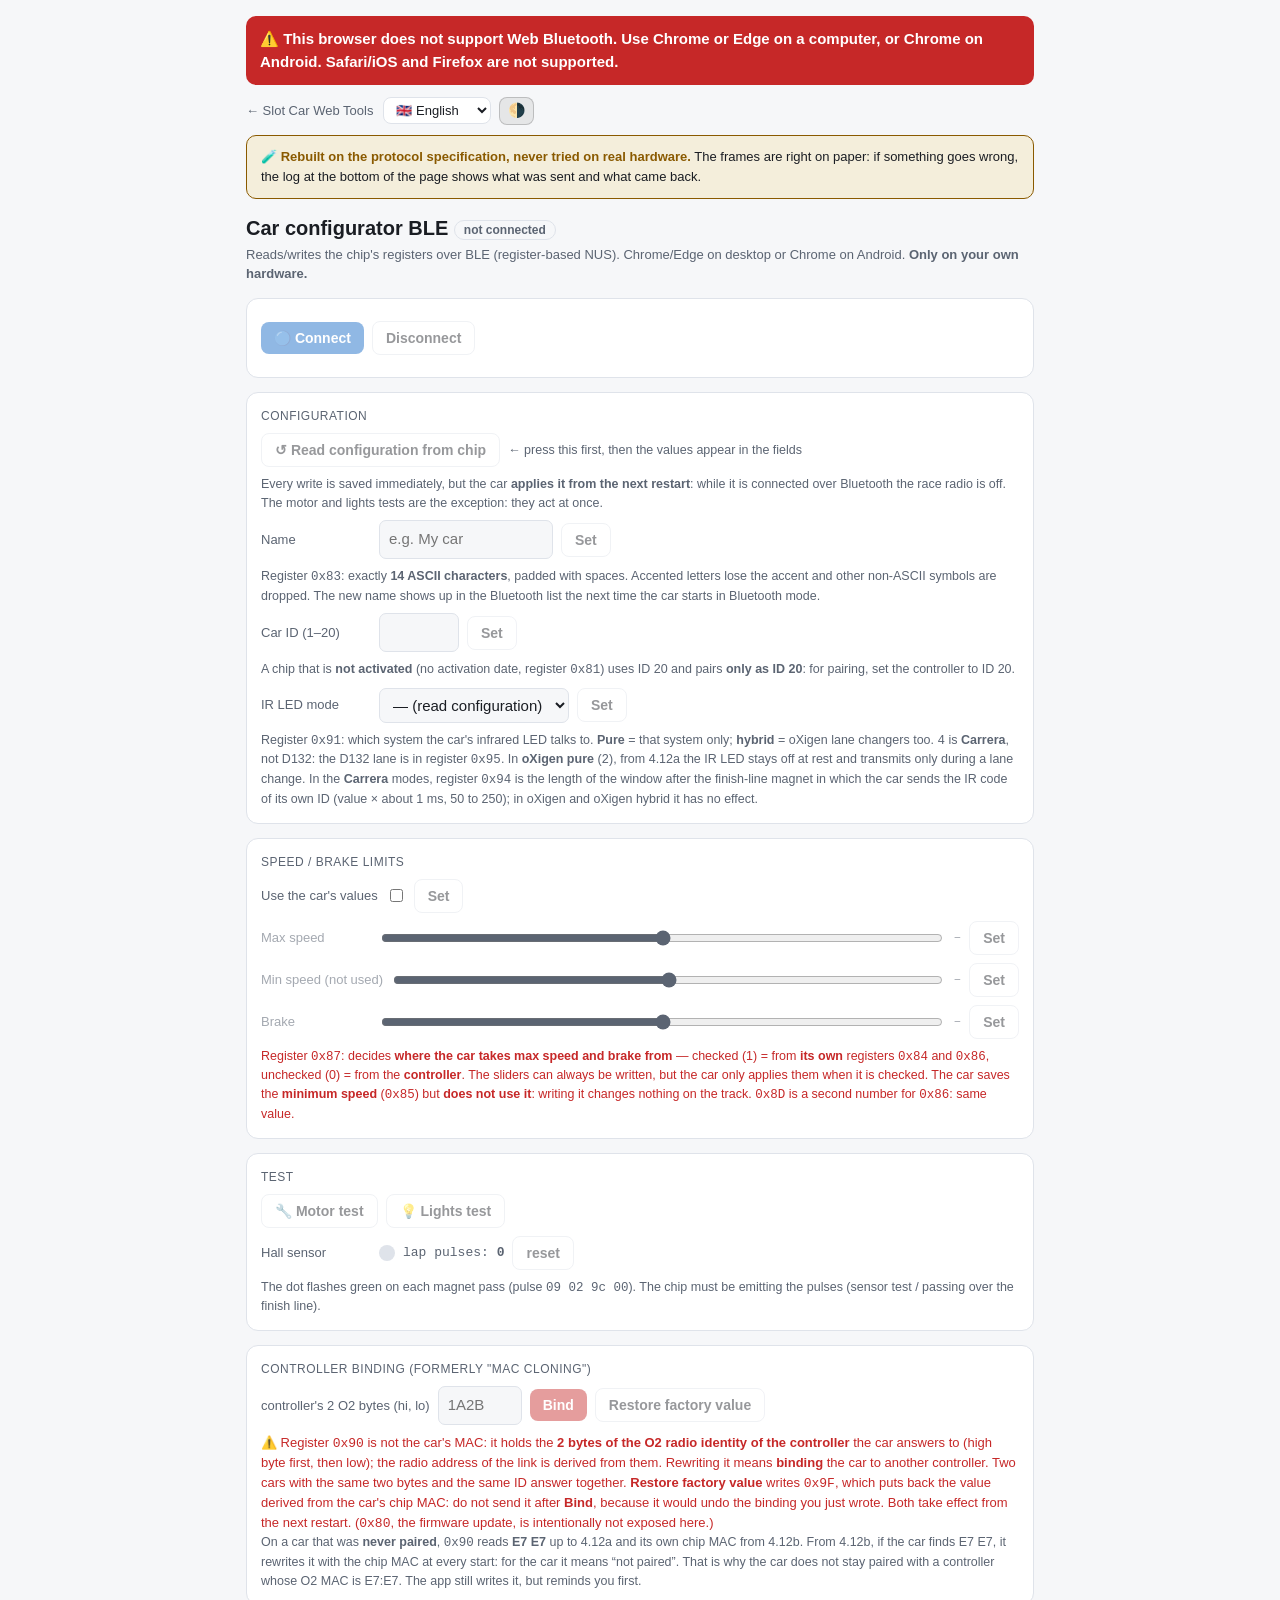
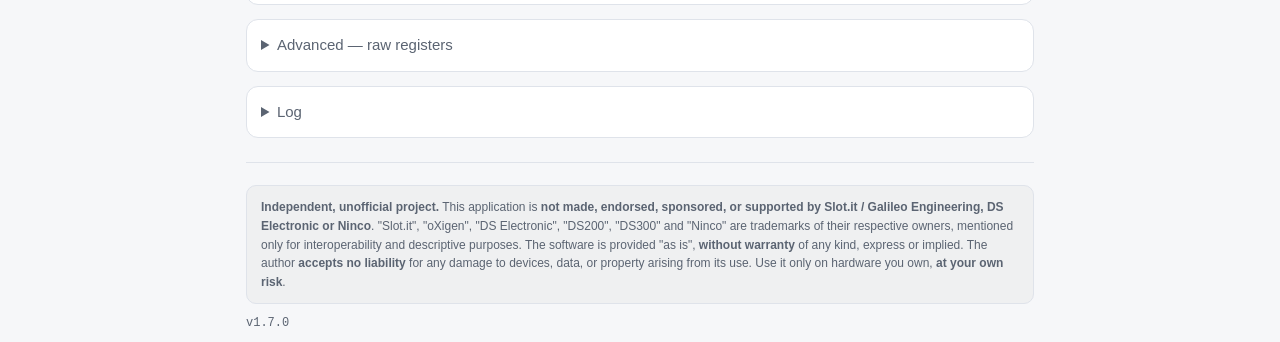
<file: web/car-config/index.html>
<!doctype html>
<html lang="it">
<head>
<meta charset="utf-8">
<meta name="viewport" content="width=device-width, initial-scale=1">
<meta http-equiv="Cache-Control" content="no-cache, must-revalidate">
<title data-i18n="h1title">Configuratore auto BLE — Slot Car Web Tools</title>
<link rel="stylesheet" href="../ui.css">
<style>
  /* Qui dentro solo quello che è di QUESTA pagina: intestazione, riquadri,
     pulsanti, campi, targhette e registro stanno in ../ui.css. */
  :root{--wrap:820px}
  label{min-width:110px}
  /* Il clone riscrive il MAC: è l'avviso più grave della pagina, e il giallo
     che basta agli altri avvisi qui direbbe troppo poco. */
  .warnbox{color:var(--err)}
  .dot{width:16px;height:16px;border-radius:50%;background:var(--bd);display:inline-block;transition:background .1s,box-shadow .1s}
  .dot.on{background:var(--ok);box-shadow:0 0 10px var(--ok)}
  /* slider disattivati visivamente quando Limiti è off (ma sempre editabili) */
  #limbox.off .lim input[type=range]{accent-color:var(--mut)}
  #limbox.off .lim label,#limbox.off .lim .val{opacity:.55}
  #limbox.off .lim .hint{color:var(--err)}
</style>
</head>
<body class="app">
  <div id="nobt" class="banner nope" hidden data-i18n-html="noBt"></div>
  <div id="upd" class="banner upd" hidden><span data-i18n="updateAvail"></span> <button onclick="reloadFresh()" data-i18n="updateBtn"></button></div>
  <a class="back" href="../" data-i18n="backHome"></a>
  <div class="note" data-i18n-html="oxigenUntested"></div>
  <h1><span data-i18n="h1title"></span> <span id="st" class="pill"></span></h1>
  <p class="sub" data-i18n-html="sub"></p>

  <div class="card">
    <div class="row">
      <button id="btnConn" data-i18n="btnConn"></button>
      <button id="btnDisc" class="sec" disabled data-i18n="btnDisc"></button>
      <span id="devname" class="val"></span>
    </div>
  </div>

  <!-- ===== Configurazione ===== -->
  <div class="card">
    <p class="cardtitle" data-i18n="secConfig"></p>
    <div class="row"><button id="btnReadAll" class="sec" disabled data-i18n="btnReadAll"></button>
      <span class="hint" data-i18n="readAllHint"></span></div>
    <div class="hint" data-i18n-html="rebootHint"></div>
    <!-- Niente maxlength sul nome: il limite lo fa il filtro (prima ripulisce, poi
         taglia), altrimenti il browser tronca prima che il JS tolga i caratteri
         non ASCII e il conto dei 14 non torna. -->
    <div class="row"><label data-i18n="lblName"></label><input id="cName" size="16" autocomplete="off" spellcheck="false" data-i18n-attr="placeholder:phName">
      <button class="sec cfg" data-fn="name" disabled data-i18n="btnSet"></button></div>
    <div class="hint" data-i18n-html="nameHint"></div>
    <div class="row"><label data-i18n="lblCarId"></label><input id="cId" type="number" min="1" max="20" style="width:80px">
      <button class="sec cfg" data-fn="id" disabled data-i18n="btnSet"></button></div>
    <div class="hint" data-i18n-html="idHint"></div>
    <div class="row"><label data-i18n="lblMode"></label>
      <select id="cMode">
        <option value="" data-i18n="optReadCfg"></option>
        <option value="0" data-i18n="optSsdPure"></option>
        <option value="1" data-i18n="optSsdHyb"></option>
        <option value="2" data-i18n="optO2Pure"></option>
        <option value="3" data-i18n="optO2Hyb"></option>
        <option value="4" data-i18n="optCarPure"></option>
        <option value="5" data-i18n="optCarHyb"></option>
      </select>
      <button class="sec cfg" data-fn="mode" disabled data-i18n="btnSet"></button></div>
    <div class="hint" data-i18n-html="modeHint"></div>
  </div>

  <!-- ===== Limiti + slider ===== -->
  <div class="card" id="limbox">
    <p class="cardtitle" data-i18n="secLimits"></p>
    <div class="row"><label data-i18n="lblLimits"></label><input id="cLimits" type="checkbox">
      <button class="sec cfg" data-fn="limits" disabled data-i18n="btnSet"></button></div>
    <div class="lim">
      <div class="row"><label data-i18n="lblMaxSpeed"></label><input id="cSpeed" type="range" min="0" max="255" style="flex:1;min-width:150px">
        <span id="cSpeedV" class="val">–</span><button class="sec cfg" data-fn="speed" disabled data-i18n="btnSet"></button></div>
      <div class="row"><label data-i18n="lblMinSpeed"></label><input id="cMinSpeed" type="range" min="0" max="255" style="flex:1;min-width:150px">
        <span id="cMinSpeedV" class="val">–</span><button class="sec cfg" data-fn="minspeed" disabled data-i18n="btnSet"></button></div>
      <div class="row"><label data-i18n="lblBrake"></label><input id="cBrake" type="range" min="0" max="255" style="flex:1;min-width:150px">
        <span id="cBrakeV" class="val">–</span><button class="sec cfg" data-fn="brake" disabled data-i18n="btnSet"></button></div>
      <div class="hint lim-hint" data-i18n-html="limHint"></div>
    </div>
  </div>

  <!-- ===== Test (motore/luci/hall) ===== -->
  <div class="card">
    <p class="cardtitle" data-i18n="secTest"></p>
    <div class="row">
      <button class="sec act" data-fn="motor" disabled data-i18n="btnMotor"></button>
      <button class="sec act" data-fn="lights" disabled data-i18n="btnLights"></button>
    </div>
    <div class="row"><label data-i18n="lblHall"></label><span id="hallDot" class="dot"></span>
      <span class="val"><span data-i18n="hallLbl"></span> <b id="hallN">0</b></span>
      <button id="hallReset" class="sec" disabled data-i18n="btnReset"></button></div>
    <div class="hint" data-i18n-html="hallHint"></div>
  </div>

  <!-- ===== Abbinamento (registro 0x90) ===== -->
  <div class="card">
    <p class="cardtitle" data-i18n="secClone"></p>
    <div class="row"><label data-i18n="lblMac"></label><input id="cMac" size="6" inputmode="latin" autocomplete="off" spellcheck="false" placeholder="1A2B" aria-describedby="macHint">
      <button class="warn act" data-fn="mac" disabled data-i18n="btnWriteMac"></button>
      <button class="sec act" data-fn="rstmac" disabled data-i18n="btnRstMac"></button></div>
    <div id="macHint" class="warnbox" data-i18n-html="cloneWarn"></div>
    <div class="hint" data-i18n-html="e7Hint"></div>
  </div>

  <!-- ===== Avanzato ===== -->
  <div class="card">
    <details><summary style="cursor:pointer;color:var(--mut)" data-i18n="advSummary"></summary>
      <div class="hint" style="margin-top:8px" data-i18n-html="rawHint"></div>
      <div class="row" style="margin-top:8px"><label data-i18n="lblReadReg"></label><input id="rReg" size="6" placeholder="0x8f">
        <button class="sec cfg" data-fn="rawread" disabled data-i18n="btnRead"></button></div>
      <div class="row"><label data-i18n="lblWriteReg"></label><input id="wReg" size="6" placeholder="0x84"><input id="wVal" size="14" data-i18n-attr="placeholder:phWriteVal">
        <button class="sec cfg" data-fn="rawwrite" disabled data-i18n="btnWrite"></button></div>
      <div id="rawMsg" class="warnbox" aria-live="polite"></div>
      <div class="tbwrap"><table id="regtab" style="margin-top:8px"><thead><tr><th data-i18n="thReg"></th><th data-i18n="thName"></th><th data-i18n="thValue"></th><th></th></tr></thead><tbody></tbody></table></div>
    </details>
  </div>

  <div class="card"><details><summary style="cursor:pointer;color:var(--mut)" data-i18n="advLog"></summary><div id="log"></div></details></div>

<!-- Il piè di tutte le pagine (ui.css): i18n.js ci mette il disclaimer, in fondo la versione. -->
<footer><p class="ver">v<span id="appver"></span></p></footer>

<script>
window.I18N_STRINGS = {
  sub:{
    it:"Legge/scrive i registri del chip via BLE (NUS a registri). Chrome/Edge desktop o Chrome Android. <b>Solo su hardware tuo.</b>",
    en:"Reads/writes the chip's registers over BLE (register-based NUS). Chrome/Edge on desktop or Chrome on Android. <b>Only on your own hardware.</b>",
    es:"Lee/escribe los registros del chip por BLE (NUS por registros). Chrome/Edge en escritorio o Chrome en Android. <b>Solo en hardware de tu propiedad.</b>",
    fr:"Lit/écrit les registres de la puce via BLE (NUS à registres). Chrome/Edge sur ordinateur ou Chrome sur Android. <b>Uniquement sur ton propre matériel.</b>",
    de:"Liest/schreibt die Register des Chips über BLE (registerbasiertes NUS). Chrome/Edge am Computer oder Chrome auf Android. <b>Nur mit eigener Hardware.</b>"
  },
  backHome:{it:"← Slot Car Web Tools",en:"← Slot Car Web Tools",es:"← Slot Car Web Tools",fr:"← Slot Car Web Tools",de:"← Slot Car Web Tools"},
  h1title:{it:"Configuratore auto BLE",en:"Car configurator BLE",es:"Configurador de coche BLE",fr:"Configurateur de voiture BLE",de:"Auto-Konfigurator BLE"},
  stConnected:{it:"connesso",en:"connected",es:"conectado",fr:"connecté",de:"verbunden"},
  stDisconnected:{it:"non connesso",en:"not connected",es:"no conectado",fr:"non connecté",de:"nicht verbunden"},
  btnConn:{it:"🔵 Connetti",en:"🔵 Connect",es:"🔵 Conectar",fr:"🔵 Connecter",de:"🔵 Verbinden"},
  btnDisc:{it:"Disconnetti",en:"Disconnect",es:"Desconectar",fr:"Déconnecter",de:"Trennen"},
  secConfig:{it:"Configurazione",en:"Configuration",es:"Configuración",fr:"Configuration",de:"Konfiguration"},
  btnReadAll:{
    it:"↺ Leggi configurazione dal chip",
    en:"↺ Read configuration from chip",
    es:"↺ Leer configuración del chip",
    fr:"↺ Lire la configuration de la puce",
    de:"↺ Konfiguration aus dem Chip lesen"
  },
  readAllHint:{
    it:"← premi qui per primo, poi i valori compaiono nei campi",
    en:"← press this first, then the values appear in the fields",
    es:"← pulsa aquí primero, luego los valores aparecen en los campos",
    fr:"← appuie ici en premier, puis les valeurs apparaissent dans les champs",
    de:"← drück zuerst hier, dann erscheinen die Werte in den Feldern"
  },
  rebootHint:{
    it:"Ogni scrittura viene salvata subito, ma l'auto la <b>applica dal prossimo riavvio</b>: finché è collegata in Bluetooth la radio di gara è spenta. Fanno eccezione il test motore e il test luci, che agiscono subito.",
    en:"Every write is saved immediately, but the car <b>applies it from the next restart</b>: while it is connected over Bluetooth the race radio is off. The motor and lights tests are the exception: they act at once.",
    es:"Cada escritura se guarda enseguida, pero el coche la <b>aplica desde el próximo reinicio</b>: mientras está conectado por Bluetooth la radio de carrera está apagada. Las excepciones son la prueba de motor y la de luces, que actúan al momento.",
    fr:"Chaque écriture est enregistrée tout de suite, mais la voiture ne l'<b>applique qu'au prochain redémarrage</b> : tant qu'elle est connectée en Bluetooth, la radio de course est éteinte. Seuls le test moteur et le test des feux font exception : ils agissent immédiatement.",
    de:"Jeder Schreibvorgang wird sofort gespeichert, aber das Auto <b>übernimmt ihn erst beim nächsten Neustart</b>: Solange es per Bluetooth verbunden ist, ist der Rennfunk abgeschaltet. Ausnahmen sind der Motortest und der Lichttest, die sofort wirken."
  },
  lblName:{it:"Nome",en:"Name",es:"Nombre",fr:"Nom",de:"Name"},
  phName:{it:"es. La mia auto",en:"e.g. My car",es:"p. ej. Mi coche",fr:"ex. Ma voiture",de:"z. B. Mein Auto"},
  nameHint:{
    it:"Registro <code>0x83</code>: <b>14 caratteri ASCII</b> esatti, il resto si completa con spazi. Le lettere accentate perdono l'accento e gli altri simboli non ASCII si scartano. Il nome nuovo compare nell'elenco Bluetooth al prossimo avvio in modalità Bluetooth.",
    en:"Register <code>0x83</code>: exactly <b>14 ASCII characters</b>, padded with spaces. Accented letters lose the accent and other non-ASCII symbols are dropped. The new name shows up in the Bluetooth list the next time the car starts in Bluetooth mode.",
    es:"Registro <code>0x83</code>: exactamente <b>14 caracteres ASCII</b>, completados con espacios. Las letras acentuadas pierden el acento y los demás símbolos no ASCII se descartan. El nombre nuevo aparece en la lista Bluetooth la próxima vez que el coche arranque en modo Bluetooth.",
    fr:"Registre <code>0x83</code> : exactement <b>14 caractères ASCII</b>, complétés par des espaces. Les lettres accentuées perdent leur accent et les autres symboles non ASCII sont ignorés. Le nouveau nom apparaît dans la liste Bluetooth au prochain démarrage de la voiture en mode Bluetooth.",
    de:"Register <code>0x83</code>: genau <b>14 ASCII-Zeichen</b>, der Rest wird mit Leerzeichen aufgefüllt. Buchstaben mit Akzent oder Umlaut verlieren ihn, andere Nicht-ASCII-Zeichen werden verworfen. Der neue Name erscheint in der Bluetooth-Liste, sobald das Auto das nächste Mal im Bluetooth-Modus startet."
  },
  btnSet:{it:"Imposta",en:"Set",es:"Establecer",fr:"Définir",de:"Setzen"},
  lblCarId:{it:"ID auto (1–20)",en:"Car ID (1–20)",es:"ID coche (1–20)",fr:"ID voiture (1–20)",de:"Auto-ID (1–20)"},
  lblMode:{it:"Modalità LED IR",en:"IR LED mode",es:"Modo LED IR",fr:"Mode LED IR",de:"IR-LED-Modus"},
  modeHint:{
    it:"Registro <code>0x91</code>: a quale sistema parla il LED a infrarossi dell'auto. <b>Puro</b> = solo quel sistema; <b>ibrido</b> = anche gli scambi oXigen. Il <code>4</code> è <b>Carrera</b>, non D132: la corsia D132 sta nel registro <code>0x95</code>. In <b>oXigen puro</b> (<code>2</code>), dalla 4.12a il LED IR resta spento a riposo e trasmette solo durante il cambio corsia. Nei modi <b>Carrera</b> il registro <code>0x94</code> è la durata della finestra dopo il magnete del traguardo in cui l'auto manda il codice IR del proprio ID (valore × circa 1 ms, da 50 a 250); in oXigen e oXigen ibrido non ha effetto.",
    en:"Register <code>0x91</code>: which system the car's infrared LED talks to. <b>Pure</b> = that system only; <b>hybrid</b> = oXigen lane changers too. <code>4</code> is <b>Carrera</b>, not D132: the D132 lane is in register <code>0x95</code>. In <b>oXigen pure</b> (<code>2</code>), from 4.12a the IR LED stays off at rest and transmits only during a lane change. In the <b>Carrera</b> modes, register <code>0x94</code> is the length of the window after the finish-line magnet in which the car sends the IR code of its own ID (value × about 1 ms, 50 to 250); in oXigen and oXigen hybrid it has no effect.",
    es:"Registro <code>0x91</code>: a qué sistema habla el LED infrarrojo del coche. <b>Puro</b> = solo ese sistema; <b>híbrido</b> = también los cambios oXigen. El <code>4</code> es <b>Carrera</b>, no D132: el carril D132 está en el registro <code>0x95</code>. En <b>oXigen puro</b> (<code>2</code>), desde la 4.12a el LED IR queda apagado en reposo y solo transmite durante el cambio de carril. En los modos <b>Carrera</b>, el registro <code>0x94</code> es la duración de la ventana tras el imán de meta en la que el coche envía el código IR de su propio ID (valor × 1 ms aprox., de 50 a 250); en oXigen y oXigen híbrido no tiene efecto.",
    fr:"Registre <code>0x91</code> : le système auquel parle la LED infrarouge de la voiture. <b>Pur</b> = ce système seulement ; <b>hybride</b> = aussi les aiguillages oXigen. Le <code>4</code> correspond à <b>Carrera</b>, pas à D132 : la voie D132 se trouve dans le registre <code>0x95</code>. En <b>oXigen pur</b> (<code>2</code>), à partir de la 4.12a la LED IR reste éteinte au repos et n'émet que pendant le changement de voie. Dans les modes <b>Carrera</b>, le registre <code>0x94</code> est la durée de la fenêtre qui suit l'aimant de la ligne d'arrivée, pendant laquelle la voiture envoie le code IR de son propre ID (valeur × 1 ms environ, de 50 à 250) ; en oXigen et oXigen hybride, il est sans effet.",
    de:"Register <code>0x91</code>: mit welchem System die Infrarot-LED des Autos spricht. <b>Rein</b> = nur dieses System; <b>hybrid</b> = auch die oXigen-Weichen. Die <code>4</code> ist <b>Carrera</b>, nicht D132: Die D132-Spur steht in Register <code>0x95</code>. In <b>oXigen rein</b> (<code>2</code>) bleibt die IR-LED ab 4.12a im Ruhezustand aus und sendet nur während eines Spurwechsels. In den <b>Carrera</b>-Modi ist Register <code>0x94</code> die Dauer des Fensters nach dem Zielmagneten, in dem das Auto den IR-Code seiner eigenen ID sendet (Wert × etwa 1 ms, 50 bis 250); in oXigen und oXigen hybrid hat es keine Wirkung."
  },
  idHint:{
    it:"Un chip <b>non attivato</b> (senza data di attivazione, registro <code>0x81</code>) usa l'ID 20 e si abbina <b>solo come ID 20</b>: per il pairing metti il controller su ID 20.",
    en:"A chip that is <b>not activated</b> (no activation date, register <code>0x81</code>) uses ID 20 and pairs <b>only as ID 20</b>: for pairing, set the controller to ID 20.",
    es:"Un chip <b>no activado</b> (sin fecha de activación, registro <code>0x81</code>) usa el ID 20 y solo se vincula <b>como ID 20</b>: para el emparejamiento, pon el mando en el ID 20.",
    fr:"Une puce <b>non activée</b> (sans date d'activation, registre <code>0x81</code>) utilise l'ID 20 et ne s'appaire <b>que comme ID 20</b> : pour l'appairage, mets la manette sur l'ID 20.",
    de:"Ein <b>nicht aktivierter</b> Chip (ohne Aktivierungsdatum, Register <code>0x81</code>) verwendet die ID 20 und lässt sich <b>nur als ID 20</b> koppeln: Stell den Handregler zum Pairing auf ID 20."
  },
  e7Hint:{
    it:"Su un'auto <b>mai abbinata</b> <code>0x90</code> vale <b>E7 E7</b> fino alla 4.12a e il MAC del proprio chip dalla 4.12b. Dalla 4.12b, se trova E7 E7, l'auto lo riscrive con il MAC del chip a ogni avvio: per lei vuol dire «non abbinata». Per questo l'auto non resta abbinata a un controller con MAC O2 E7:E7. L'app lo scrive lo stesso, ma prima lo ricorda.",
    en:"On a car that was <b>never paired</b>, <code>0x90</code> reads <b>E7 E7</b> up to 4.12a and its own chip MAC from 4.12b. From 4.12b, if the car finds E7 E7, it rewrites it with the chip MAC at every start: for the car it means “not paired”. That is why the car does not stay paired with a controller whose O2 MAC is E7:E7. The app still writes it, but reminds you first.",
    es:"En un coche <b>nunca vinculado</b>, <code>0x90</code> vale <b>E7 E7</b> hasta la 4.12a y el MAC de su propio chip desde la 4.12b. Desde la 4.12b, si encuentra E7 E7, el coche lo reescribe con el MAC del chip en cada arranque: para él significa «no vinculado». Por eso el coche no se queda vinculado a un mando con MAC O2 E7:E7. La app lo escribe igualmente, pero antes te lo recuerda.",
    fr:"Sur une voiture <b>jamais appairée</b>, <code>0x90</code> vaut <b>E7 E7</b> jusqu'à la 4.12a et le MAC de sa propre puce à partir de la 4.12b. À partir de la 4.12b, si elle trouve E7 E7, la voiture le réécrit avec le MAC de la puce à chaque démarrage : pour elle, cela veut dire « non appairée ». C'est pourquoi la voiture ne reste pas appairée à une manette dont le MAC O2 est E7:E7. L'app l'écrit quand même, mais te le rappelle d'abord.",
    de:"Bei einem Auto, das <b>nie gekoppelt</b> wurde, steht in <code>0x90</code> bis 4.12a <b>E7 E7</b> und ab 4.12b die MAC seines eigenen Chips. Ab 4.12b überschreibt das Auto ein vorgefundenes E7 E7 bei jedem Start mit der MAC des Chips: Für das Auto bedeutet es „nicht gekoppelt“. Deshalb bleibt das Auto nicht mit einem Handregler mit der O2-MAC E7:E7 gekoppelt. Die App schreibt den Wert trotzdem, erinnert dich aber vorher daran."
  },
  warnE7:{
    it:"⚠️ E7 E7 per l'auto vuol dire «non abbinata»: dalla 4.12b lo sostituisce con il MAC del proprio chip a ogni avvio, e l'abbinamento non resta.",
    en:"⚠️ For the car E7 E7 means “not paired”: from 4.12b it replaces it with its own chip MAC at every start, and the pairing does not stick.",
    es:"⚠️ Para el coche E7 E7 significa «no vinculado»: desde la 4.12b lo sustituye en cada arranque por el MAC de su propio chip, y la vinculación no se mantiene.",
    fr:"⚠️ Pour la voiture, E7 E7 veut dire « non appairée » : à partir de la 4.12b, elle le remplace à chaque démarrage par le MAC de sa propre puce, et l'appairage ne tient pas.",
    de:"⚠️ Für das Auto bedeutet E7 E7 „nicht gekoppelt“: Ab 4.12b ersetzt es den Wert bei jedem Start durch die MAC seines eigenen Chips, und die Kopplung bleibt nicht bestehen."
  },
  logBindE7:{
    it:"[abbinamento letto = E7 E7: per l'auto vuol dire «non abbinata»]",
    en:"[pairing read = E7 E7: for the car it means “not paired”]",
    es:"[vinculación leída = E7 E7: para el coche significa «no vinculado»]",
    fr:"[appairage lu = E7 E7 : pour la voiture, cela veut dire « non appairée »]",
    de:"[gelesene Kopplung = E7 E7: Für das Auto bedeutet das „nicht gekoppelt“]"
  },
  optSsdPure:{it:"SSD puro",en:"SSD pure",es:"SSD puro",fr:"SSD pur",de:"SSD rein"},
  optSsdHyb:{it:"SSD ibrido",en:"SSD hybrid",es:"SSD híbrido",fr:"SSD hybride",de:"SSD hybrid"},
  optO2Pure:{it:"oXigen puro",en:"oXigen pure",es:"oXigen puro",fr:"oXigen pur",de:"oXigen rein"},
  optO2Hyb:{it:"oXigen ibrido",en:"oXigen hybrid",es:"oXigen híbrido",fr:"oXigen hybride",de:"oXigen hybrid"},
  optCarPure:{it:"Carrera puro",en:"Carrera pure",es:"Carrera puro",fr:"Carrera pur",de:"Carrera rein"},
  optCarHyb:{it:"Carrera ibrido",en:"Carrera hybrid",es:"Carrera híbrido",fr:"Carrera hybride",de:"Carrera hybrid"},
  optReadCfg:{
    it:"— (leggi configurazione)",
    en:"— (read configuration)",
    es:"— (leer configuración)",
    fr:"— (lire la configuration)",
    de:"— (Konfiguration lesen)"
  },
  secLimits:{
    it:"Limiti velocità / freno",
    en:"Speed / brake limits",
    es:"Límites de velocidad / freno",
    fr:"Limites de vitesse / frein",
    de:"Grenzwerte Geschwindigkeit / Bremse"
  },
  lblLimits:{
    it:"Usa i valori dell'auto",
    en:"Use the car's values",
    es:"Usar los valores del coche",
    fr:"Utiliser les valeurs de la voiture",
    de:"Werte des Autos verwenden"
  },
  lblMinSpeed:{it:"Velocità min (non usata)",en:"Min speed (not used)",es:"Velocidad mín (no se usa)",fr:"Vitesse min (non utilisée)",de:"Min. Geschwindigkeit (nicht genutzt)"},
  lblMaxSpeed:{it:"Velocità max",en:"Max speed",es:"Velocidad máx",fr:"Vitesse max",de:"Max. Geschwindigkeit"},
  lblBrake:{it:"Freno (brake)",en:"Brake",es:"Freno",fr:"Frein",de:"Bremse"},
  limHint:{
    it:"Registro <code>0x87</code>: decide <b>da dove l'auto prende velocità massima e freno</b> — spuntato (1) = dai <b>suoi</b> registri <code>0x84</code> e <code>0x86</code>, non spuntato (0) = dal <b>controller</b>. Gli slider si possono sempre scrivere, ma l'auto li applica solo con la spunta attiva. La <b>velocità minima</b> (<code>0x85</code>) l'auto la salva ma <b>non la usa</b>: scriverla non cambia niente in pista. <code>0x8D</code> è un secondo numero per <code>0x86</code>: stesso valore.",
    en:"Register <code>0x87</code>: decides <b>where the car takes max speed and brake from</b> — checked (1) = from <b>its own</b> registers <code>0x84</code> and <code>0x86</code>, unchecked (0) = from the <b>controller</b>. The sliders can always be written, but the car only applies them when it is checked. The car saves the <b>minimum speed</b> (<code>0x85</code>) but <b>does not use it</b>: writing it changes nothing on the track. <code>0x8D</code> is a second number for <code>0x86</code>: same value.",
    es:"Registro <code>0x87</code>: decide <b>de dónde toma el coche la velocidad máxima y el freno</b> — marcado (1) = de <b>sus propios</b> registros <code>0x84</code> y <code>0x86</code>, sin marcar (0) = del <b>mando</b>. Los deslizadores se pueden escribir siempre, pero el coche solo los aplica si está marcado. La <b>velocidad mínima</b> (<code>0x85</code>) el coche la guarda pero <b>no la usa</b>: escribirla no cambia nada en pista. <code>0x8D</code> es un segundo número para <code>0x86</code>: mismo valor.",
    fr:"Registre <code>0x87</code> : décide <b>d'où la voiture prend la vitesse maximale et le frein</b> — coché (1) = de <b>ses propres</b> registres <code>0x84</code> et <code>0x86</code>, décoché (0) = de la <b>manette</b>. Les curseurs peuvent toujours être écrits, mais la voiture ne les applique que si la case est cochée. La voiture enregistre la <b>vitesse minimale</b> (<code>0x85</code>) mais <b>ne l'utilise pas</b> : l'écrire ne change rien sur la piste. <code>0x8D</code> est un deuxième numéro pour <code>0x86</code> : même valeur.",
    de:"Register <code>0x87</code>: legt fest, <b>woher das Auto Höchstgeschwindigkeit und Bremse nimmt</b> — angehakt (1) = aus seinen <b>eigenen</b> Registern <code>0x84</code> und <code>0x86</code>, nicht angehakt (0) = vom <b>Handregler</b>. Die Schieberegler lassen sich immer schreiben, aber das Auto übernimmt sie nur mit gesetztem Haken. Die <b>Mindestgeschwindigkeit</b> (<code>0x85</code>) speichert das Auto, <b>nutzt sie aber nicht</b>: Sie zu schreiben ändert auf der Bahn nichts. <code>0x8D</code> ist eine zweite Nummer für <code>0x86</code>: gleicher Wert."
  },
  secTest:{it:"Test",en:"Test",es:"Prueba",fr:"Test",de:"Test"},
  btnMotor:{it:"🔧 Test motore",en:"🔧 Motor test",es:"🔧 Prueba de motor",fr:"🔧 Test moteur",de:"🔧 Motortest"},
  btnLights:{it:"💡 Test luci",en:"💡 Lights test",es:"💡 Prueba de luces",fr:"💡 Test des feux",de:"💡 Lichttest"},
  lblHall:{it:"Sensore hall",en:"Hall sensor",es:"Sensor hall",fr:"Capteur Hall",de:"Hall-Sensor"},
  hallLbl:{it:"impulsi giro:",en:"lap pulses:",es:"impulsos de vuelta:",fr:"impulsions de tour :",de:"Rundenimpulse:"},
  btnReset:{it:"azzera",en:"reset",es:"poner a cero",fr:"remettre à zéro",de:"zurücksetzen"},
  hallHint:{
    it:"Il pallino lampeggia verde a ogni passaggio calamita (impulso <code>09 02 9c 00</code>). " +
      "Serve che il chip stia emettendo gli impulsi (test sensore / passaggio sul traguardo).",
    en:"The dot flashes green on each magnet pass (pulse <code>09 02 9c 00</code>). " +
      "The chip must be emitting the pulses (sensor test / passing over the finish line).",
    es:"El punto parpadea en verde en cada paso del imán (impulso <code>09 02 9c 00</code>). " +
      "El chip debe estar emitiendo los impulsos (prueba del sensor / paso por la meta).",
    fr:"Le point clignote en vert à chaque passage d'aimant (impulsion <code>09 02 9c 00</code>). " +
      "Il faut que la puce émette les impulsions (test du capteur / passage sur la ligne d'arrivée).",
    de:"Der Punkt blinkt bei jedem Magnetdurchgang grün (Impuls <code>09 02 9c 00</code>). " +
      "Dafür muss der Chip die Impulse senden (Sensortest / Fahrt über die Ziellinie)."
  },
  secClone:{
    it:"Abbinamento al controller (ex \"clonazione MAC\")",
    en:"Controller binding (formerly \"MAC cloning\")",
    es:"Vinculación al mando (antes \"clonación MAC\")",
    fr:"Appairage à la manette (anciennement « clonage MAC »)",
    de:"Kopplung an den Handregler (früher „MAC-Klonen“)"
  },
  lblMac:{
    it:"2 byte O2 del controller (hi, lo)",
    en:"controller's 2 O2 bytes (hi, lo)",
    es:"2 bytes O2 del mando (hi, lo)",
    fr:"2 octets O2 de la manette (hi, lo)",
    de:"2 O2-Bytes des Handreglers (hi, lo)"
  },
  btnWriteMac:{it:"Abbina",en:"Bind",es:"Vincular",fr:"Appairer",de:"Koppeln"},
  btnRstMac:{
    it:"Ripristina di fabbrica",
    en:"Restore factory value",
    es:"Restaurar de fábrica",
    fr:"Rétablir la valeur d'usine",
    de:"Werkseinstellung wiederherstellen"
  },
  confirmRstMac:{
    it:"Ripristinare l'abbinamento di fabbrica (registro 0x9F)? L'auto torna al valore ricavato dal MAC del proprio chip e smette di rispondere al controller abbinato ora. Ha effetto dal prossimo riavvio.",
    en:"Restore the factory binding (register 0x9F)? The car goes back to the value derived from its own chip MAC and stops answering the controller it is bound to now. Takes effect from the next restart.",
    es:"¿Restaurar la vinculación de fábrica (registro 0x9F)? El coche vuelve al valor derivado del MAC de su propio chip y deja de responder al mando vinculado ahora. Tiene efecto desde el próximo reinicio.",
    fr:"Rétablir l'appairage d'usine (registre 0x9F) ? La voiture revient à la valeur tirée du MAC de sa propre puce et cesse de répondre à la manette à laquelle elle est appairée maintenant. Prend effet au prochain redémarrage.",
    de:"Werkskopplung wiederherstellen (Register 0x9F)? Das Auto kehrt zu dem Wert zurück, der aus der MAC seines eigenen Chips abgeleitet ist, und antwortet nicht mehr dem Handregler, an den es jetzt gekoppelt ist. Wirkt ab dem nächsten Neustart."
  },
  cloneWarn:{
    it:"⚠️ Il registro <code>0x90</code> non è il MAC dell'auto: sono i <b>2 byte dell'identità radio O2 del controller</b> a cui l'auto risponde (prima il byte alto, poi il basso); da questi si ricava l'indirizzo radio del collegamento. Riscriverlo vuol dire <b>abbinare</b> l'auto a un altro controller. Due auto con gli stessi 2 byte e lo stesso ID rispondono insieme. <b>Ripristina di fabbrica</b> scrive <code>0x9F</code>, che rimette il valore ricavato dal MAC del chip dell'auto: non va mandato dopo <b>Abbina</b>, perché annullerebbe l'abbinamento appena scritto. Entrambi hanno effetto dal prossimo riavvio. (<code>0x80</code>, l'aggiornamento firmware, non è esposto qui apposta.)",
    en:"⚠️ Register <code>0x90</code> is not the car's MAC: it holds the <b>2 bytes of the O2 radio identity of the controller</b> the car answers to (high byte first, then low); the radio address of the link is derived from them. Rewriting it means <b>binding</b> the car to another controller. Two cars with the same two bytes and the same ID answer together. <b>Restore factory value</b> writes <code>0x9F</code>, which puts back the value derived from the car's chip MAC: do not send it after <b>Bind</b>, because it would undo the binding you just wrote. Both take effect from the next restart. (<code>0x80</code>, the firmware update, is intentionally not exposed here.)",
    es:"⚠️ El registro <code>0x90</code> no es el MAC del coche: son los <b>2 bytes de la identidad de radio O2 del mando</b> al que responde el coche (primero el byte alto, luego el bajo); de ellos se obtiene la dirección de radio del enlace. Reescribirlo significa <b>vincular</b> el coche a otro mando. Dos coches con los mismos dos bytes y el mismo ID responden juntos. <b>Restaurar de fábrica</b> escribe <code>0x9F</code>, que devuelve el valor derivado del MAC del chip del coche: no hay que enviarlo después de <b>Vincular</b>, porque anularía la vinculación recién escrita. Ambos tienen efecto desde el próximo reinicio. (<code>0x80</code>, la actualización de firmware, no se expone aquí a propósito.)",
    fr:"⚠️ Le registre <code>0x90</code> n'est pas le MAC de la voiture : ce sont les <b>2 octets de l'identité radio O2 de la manette</b> à laquelle la voiture répond (d'abord l'octet haut, puis le bas) ; c'est d'eux que l'on tire l'adresse radio de la liaison. Le réécrire revient à <b>appairer</b> la voiture à une autre manette. Deux voitures avec les mêmes 2 octets et le même ID répondent ensemble. <b>Rétablir la valeur d'usine</b> écrit <code>0x9F</code>, qui remet la valeur tirée du MAC de la puce de la voiture : ne l'envoie pas après <b>Appairer</b>, car il annulerait l'appairage que tu viens d'écrire. Les deux prennent effet au prochain redémarrage. (<code>0x80</code>, la mise à jour du firmware, n'est volontairement pas proposé ici.)",
    de:"⚠️ Register <code>0x90</code> ist nicht die MAC des Autos: Es enthält die <b>2 Bytes der O2-Funkidentität des Handreglers</b>, auf den das Auto antwortet (zuerst das hohe Byte, dann das niedrige); daraus ergibt sich die Funkadresse der Verbindung. Wer es neu schreibt, <b>koppelt</b> das Auto an einen anderen Handregler. Zwei Autos mit denselben 2 Bytes und derselben ID antworten gemeinsam. <b>Werkseinstellung wiederherstellen</b> schreibt <code>0x9F</code>, das den aus der MAC des Auto-Chips abgeleiteten Wert zurückholt: Sende es nicht nach <b>Koppeln</b>, denn es würde die gerade geschriebene Kopplung aufheben. Beide wirken ab dem nächsten Neustart. (<code>0x80</code>, das Firmware-Update, wird hier absichtlich nicht angeboten.)"
  },
  advSummary:{
    it:"Avanzato — registri grezzi",
    en:"Advanced — raw registers",
    es:"Avanzado — registros en bruto",
    fr:"Avancé — registres bruts",
    de:"Erweitert — Rohregister"
  },
  rawHint:{
    it:"La console accetta solo i registri della tabella, con il numero di byte giusto per ciascuno: a un registro che non gestisce l'auto risponde <b>«DO»</b> lo stesso, senza aver scritto niente, e con un frame di lunghezza diversa salva byte a caso. Valori in esadecimale (<code>32</code>, <code>1a 2b</code>); per <code>0x83</code> si scrive il nome in chiaro. Bloccati apposta: la <b>lettura</b> di <code>0x9A</code> (blocca l'auto finché non le si toglie corrente), la scrittura di <code>0x80</code> (aggiornamento firmware), di <code>0x8E</code> (sola lettura: risponde sempre «AB») e dei registri di attivazione <code>0x81</code>/<code>0x82</code>.",
    en:"The console only accepts the registers in the table, with the right number of bytes for each one: the car answers <b>\"DO\"</b> even to a register it does not handle, without writing anything, and a frame of a different length makes it save random bytes. Values in hex (<code>32</code>, <code>1a 2b</code>); for <code>0x83</code> type the name as plain text. Blocked on purpose: <b>reading</b> <code>0x9A</code> (it locks the car until power is removed), writing <code>0x80</code> (firmware update), <code>0x8E</code> (read-only: always answers \"AB\") and the activation registers <code>0x81</code>/<code>0x82</code>.",
    es:"La consola solo acepta los registros de la tabla, con el número de bytes correcto para cada uno: a un registro que no gestiona el coche responde <b>«DO»</b> igualmente, sin haber escrito nada, y con una trama de otra longitud guarda bytes al azar. Valores en hexadecimal (<code>32</code>, <code>1a 2b</code>); para <code>0x83</code> se escribe el nombre en claro. Bloqueados a propósito: la <b>lectura</b> de <code>0x9A</code> (bloquea el coche hasta que se le quita la corriente), la escritura de <code>0x80</code> (actualización de firmware), de <code>0x8E</code> (solo lectura: responde siempre «AB») y de los registros de activación <code>0x81</code>/<code>0x82</code>.",
    fr:"La console n'accepte que les registres du tableau, avec le bon nombre d'octets pour chacun : à un registre qu'elle ne gère pas, la voiture répond quand même <b>« DO »</b>, sans rien avoir écrit, et avec une trame d'une autre longueur elle enregistre des octets au hasard. Valeurs en hexadécimal (<code>32</code>, <code>1a 2b</code>) ; pour <code>0x83</code>, on écrit le nom en clair. Bloqués exprès : la <b>lecture</b> de <code>0x9A</code> (elle bloque la voiture jusqu'à ce qu'on lui coupe le courant), l'écriture de <code>0x80</code> (mise à jour du firmware), de <code>0x8E</code> (lecture seule : répond toujours « AB ») et des registres d'activation <code>0x81</code>/<code>0x82</code>.",
    de:"Die Konsole nimmt nur die Register aus der Tabelle an, jeweils mit der richtigen Anzahl Bytes: Auf ein Register, das es nicht verarbeitet, antwortet das Auto trotzdem <b>„DO“</b>, ohne etwas geschrieben zu haben, und bei einem Frame anderer Länge speichert es zufällige Bytes. Werte in Hexadezimal (<code>32</code>, <code>1a 2b</code>); für <code>0x83</code> schreibt man den Namen im Klartext. Absichtlich gesperrt: das <b>Lesen</b> von <code>0x9A</code> (es blockiert das Auto, bis man ihm den Strom nimmt), das Schreiben von <code>0x80</code> (Firmware-Update), von <code>0x8E</code> (nur lesbar: antwortet immer „AB“) und der Aktivierungsregister <code>0x81</code>/<code>0x82</code>."
  },
  lblReadReg:{it:"Leggi reg",en:"Read reg",es:"Leer reg",fr:"Lire reg",de:"Reg lesen"},
  btnRead:{it:"Leggi",en:"Read",es:"Leer",fr:"Lire",de:"Lesen"},
  lblWriteReg:{it:"Scrivi reg",en:"Write reg",es:"Escribir reg",fr:"Écrire reg",de:"Reg schreiben"},
  phWriteVal:{it:"32 / 1a2b / nome per 0x83",en:"32 / 1a2b / name for 0x83",es:"32 / 1a2b / nombre para 0x83",fr:"32 / 1a2b / nom pour 0x83",de:"32 / 1a2b / Name für 0x83"},
  btnWrite:{it:"Scrivi",en:"Write",es:"Escribir",fr:"Écrire",de:"Schreiben"},
  thName:{it:"nome",en:"name",es:"nombre",fr:"nom",de:"Name"},
  thValue:{it:"valore",en:"value",es:"valor",fr:"valeur",de:"Wert"},
  btnReadLc:{it:"leggi",en:"read",es:"leer",fr:"lire",de:"lesen"},
  advLog:{it:"Log",en:"Log",es:"Registro",fr:"Journal",de:"Protokoll"},
  thReg:{it:"reg",en:"reg",es:"reg",fr:"reg",de:"Reg"},
  // --- nomi dei registri (tabella) ---
  rgVer:{it:"versione firmware (si legge con un frame da 5 byte)",en:"firmware version (read with a 5-byte frame)",es:"versión de firmware (se lee con una trama de 5 bytes)",fr:"version du firmware (se lit avec une trame de 5 octets)",de:"Firmware-Version (wird mit einem 5-Byte-Frame gelesen)"},
  rgChipMac:{it:"MAC del chip (sola lettura)",en:"chip MAC (read-only)",es:"MAC del chip (solo lectura)",fr:"MAC de la puce (lecture seule)",de:"MAC des Chips (nur lesbar)"},
  rgActDate:{it:"data di attivazione (qui solo lettura)",en:"activation date (read-only here)",es:"fecha de activación (aquí solo lectura)",fr:"date d'activation (ici en lecture seule)",de:"Aktivierungsdatum (hier nur lesbar)"},
  rgActLock:{it:"blocco di attivazione: salvato ma non usato (qui solo lettura)",en:"activation lock: saved but not used (read-only here)",es:"bloqueo de activación: se guarda pero no se usa (aquí solo lectura)",fr:"verrou d'activation : enregistré mais pas utilisé (ici en lecture seule)",de:"Aktivierungssperre: gespeichert, aber nicht genutzt (hier nur lesbar)"},
  rgName:{it:"nome (14 caratteri ASCII)",en:"name (14 ASCII characters)",es:"nombre (14 caracteres ASCII)",fr:"nom (14 caractères ASCII)",de:"Name (14 ASCII-Zeichen)"},
  rgSpdMax:{it:"velocità massima (usata solo se 0x87 = 1)",en:"max speed (used only if 0x87 = 1)",es:"velocidad máxima (solo se usa si 0x87 = 1)",fr:"vitesse maximale (utilisée seulement si 0x87 = 1)",de:"Höchstgeschwindigkeit (nur genutzt, wenn 0x87 = 1)"},
  rgSpdMin:{it:"velocità minima: salvata ma non usata",en:"min speed: saved but not used",es:"velocidad mínima: se guarda pero no se usa",fr:"vitesse minimale : enregistrée mais pas utilisée",de:"Mindestgeschwindigkeit: gespeichert, aber nicht genutzt"},
  rgBrake:{it:"freno (usato solo se 0x87 = 1)",en:"brake (used only if 0x87 = 1)",es:"freno (solo se usa si 0x87 = 1)",fr:"frein (utilisé seulement si 0x87 = 1)",de:"Bremse (nur genutzt, wenn 0x87 = 1)"},
  rgDataFrom:{it:"limiti: 0 = dal controller, 1 = dall'auto (0x84/0x86)",en:"limits: 0 = from the controller, 1 = from the car (0x84/0x86)",es:"límites: 0 = del mando, 1 = del coche (0x84/0x86)",fr:"limites : 0 = de la manette, 1 = de la voiture (0x84/0x86)",de:"Grenzwerte: 0 = vom Handregler, 1 = vom Auto (0x84/0x86)"},
  rgBrakeAlias:{it:"freno: stesso valore di 0x86",en:"brake: same value as 0x86",es:"freno: mismo valor que 0x86",fr:"frein : même valeur que 0x86",de:"Bremse: gleicher Wert wie 0x86"},
  rgCarMode:{it:"modo: 0 oXigen / 1 SSD / 2 D132 (sola lettura)",en:"mode: 0 oXigen / 1 SSD / 2 D132 (read-only)",es:"modo: 0 oXigen / 1 SSD / 2 D132 (solo lectura)",fr:"mode : 0 oXigen / 1 SSD / 2 D132 (lecture seule)",de:"Modus: 0 oXigen / 1 SSD / 2 D132 (nur lesbar)"},
  rgId:{it:"ID auto (1–20)",en:"car ID (1–20)",es:"ID coche (1–20)",fr:"ID voiture (1–20)",de:"Auto-ID (1–20)"},
  rgBind:{it:"controller abbinato: identità O2 (alto, basso); mai abbinata = E7 E7 fino alla 4.12a, il MAC del chip dalla 4.12b",en:"bound controller: O2 identity (high, low); never paired = E7 E7 up to 4.12a, the chip MAC from 4.12b",es:"mando vinculado: identidad O2 (alto, bajo); nunca vinculado = E7 E7 hasta la 4.12a, el MAC del chip desde la 4.12b",fr:"manette appairée : identité O2 (haut, bas) ; jamais appairée = E7 E7 jusqu'à la 4.12a, le MAC de la puce à partir de la 4.12b",de:"gekoppelter Handregler: O2-Identität (hoch, niedrig); nie gekoppelt = E7 E7 bis 4.12a, ab 4.12b die MAC des Chips"},
  rgLed:{it:"modalità LED IR (0–5)",en:"IR LED mode (0–5)",es:"modo LED IR (0–5)",fr:"mode LED IR (0–5)",de:"IR-LED-Modus (0–5)"},
  rgIrTmr:{it:"finestra IR dopo il traguardo nei modi Carrera (50–250, × circa 1 ms); in oXigen nessun effetto",en:"IR window after the finish line in the Carrera modes (50–250, × about 1 ms); no effect in oXigen",es:"ventana IR tras la meta en los modos Carrera (50–250, × 1 ms aprox.); en oXigen sin efecto",fr:"fenêtre IR après la ligne d'arrivée dans les modes Carrera (50–250, × 1 ms environ) ; sans effet en oXigen",de:"IR-Fenster nach der Ziellinie in den Carrera-Modi (50–250, × etwa 1 ms); in oXigen ohne Wirkung"},
  rgD132:{it:"corsia D132 (2 o 4)",en:"D132 lane (2 or 4)",es:"carril D132 (2 o 4)",fr:"voie D132 (2 ou 4)",de:"D132-Spur (2 oder 4)"},
  rgSp44:{it:"kit luci SP44: non usato",en:"SP44 light kit: not used",es:"kit de luces SP44: no se usa",fr:"kit d'éclairage SP44 : pas utilisé",de:"Lichtset SP44: nicht genutzt"},
  rgMotor:{it:"test motore (comando: non va mai letto)",en:"motor test (command: never read it)",es:"prueba de motor (comando: no leer nunca)",fr:"test moteur (commande : ne jamais le lire)",de:"Motortest (Befehl: niemals lesen)"},
  rgLights:{it:"test luci (comando)",en:"lights test (command)",es:"prueba de luces (comando)",fr:"test des feux (commande)",de:"Lichttest (Befehl)"},
  rgRstBind:{it:"ripristina abbinamento di fabbrica (comando)",en:"restore factory binding (command)",es:"restaurar vinculación de fábrica (comando)",fr:"rétablir l'appairage d'usine (commande)",de:"Werkskopplung wiederherstellen (Befehl)"},
  // --- motivi dei blocchi della console ---
  blkBadReg:{it:"numero di registro non valido (es. 8f).",en:"invalid register number (e.g. 8f).",es:"número de registro no válido (p. ej. 8f).",fr:"numéro de registre non valide (ex. 8f).",de:"Ungültige Registernummer (z. B. 8f)."},
  blkBadVal:{it:"valore non valido: scrivi i byte in esadecimale (es. 32 oppure 1a 2b).",en:"invalid value: write the bytes in hex (e.g. 32 or 1a 2b).",es:"valor no válido: escribe los bytes en hexadecimal (p. ej. 32 o 1a 2b).",fr:"valeur non valide : écris les octets en hexadécimal (ex. 32 ou 1a 2b).",de:"Ungültiger Wert: Schreib die Bytes hexadezimal (z. B. 32 oder 1a 2b)."},
  blkUnknown:{
    it:"registro fuori tabella, non lo mando: a un registro che non gestisce l'auto risponde «DO» lo stesso, senza scrivere niente.",
    en:"register not in the table, not sent: the car answers \"DO\" even to a register it does not handle, without writing anything.",
    es:"registro fuera de la tabla, no lo envío: a un registro que no gestiona el coche responde «DO» igualmente, sin escribir nada.",
    fr:"registre hors du tableau, je ne l'envoie pas : à un registre qu'elle ne gère pas, la voiture répond quand même « DO », sans rien écrire.",
    de:"Register nicht in der Tabelle, wird nicht gesendet: Auf ein Register, das es nicht verarbeitet, antwortet das Auto trotzdem „DO“, ohne etwas zu schreiben."
  },
  blkUnknownR:{
    it:"registro fuori tabella, non lo leggo: a un registro che non gestisce l'auto non risponde, e non è provato che la lettura sia innocua.",
    en:"register not in the table, not read: the car does not answer for a register it does not handle, and reading it has not been proven harmless.",
    es:"registro fuera de la tabla, no lo leo: a un registro que no gestiona el coche no responde, y no está probado que leerlo sea inocuo.",
    fr:"registre hors du tableau, je ne le lis pas : la voiture ne répond pas pour un registre qu'elle ne gère pas, et il n'est pas prouvé que la lecture soit sans danger.",
    de:"Register nicht in der Tabelle, wird nicht gelesen: Auf ein Register, das es nicht verarbeitet, antwortet das Auto nicht, und es ist nicht erwiesen, dass das Lesen harmlos ist."
  },
  blkRO:{it:"registro di sola lettura.",en:"read-only register.",es:"registro de solo lectura.",fr:"registre en lecture seule.",de:"Nur lesbares Register."},
  blkWO:{it:"è un comando, non un valore: si scrive soltanto.",en:"it is a command, not a value: it can only be written.",es:"es un comando, no un valor: solo se escribe.",fr:"c'est une commande, pas une valeur : on ne peut que l'écrire.",de:"Das ist ein Befehl, kein Wert: Er wird nur geschrieben."},
  blk9a:{
    it:"la lettura di 0x9A blocca l'auto finché non le si toglie corrente. 0x9A si usa solo in scrittura: è il test motore.",
    en:"reading 0x9A locks the car until power is removed. 0x9A is only for writing: it is the motor test.",
    es:"leer 0x9A bloquea el coche hasta que se le quita la corriente. 0x9A solo se usa en escritura: es la prueba de motor.",
    fr:"lire 0x9A bloque la voiture jusqu'à ce qu'on lui coupe le courant. 0x9A ne s'utilise qu'en écriture : c'est le test moteur.",
    de:"Das Lesen von 0x9A blockiert das Auto, bis man ihm den Strom nimmt. 0x9A wird nur geschrieben: Es ist der Motortest."
  },
  blk8e:{
    it:"sull'auto 0x8E è di sola lettura: il modo lo decide l'auto all'avvio e la scrittura risponde sempre «AB».",
    en:"on the car 0x8E is read-only: the car sets the mode at startup and a write always answers \"AB\".",
    es:"en el coche 0x8E es de solo lectura: el modo lo decide el coche al arrancar y la escritura responde siempre «AB».",
    fr:"sur la voiture, 0x8E est en lecture seule : c'est la voiture qui décide du mode au démarrage, et l'écriture répond toujours « AB ».",
    de:"Am Auto ist 0x8E nur lesbar: Den Modus legt das Auto beim Start fest, und ein Schreibvorgang antwortet immer „AB“."
  },
  blkDfu:{
    it:"0x80 avvia l'aggiornamento firmware: questa app non lo manda.",
    en:"0x80 starts the firmware update: this app does not send it.",
    es:"0x80 inicia la actualización de firmware: esta app no lo envía.",
    fr:"0x80 lance la mise à jour du firmware : cette app ne l'envoie pas.",
    de:"0x80 startet das Firmware-Update: Diese App sendet es nicht."
  },
  blkAct:{
    it:"registro dell'attivazione: qui si legge soltanto.",
    en:"activation register: here it can only be read.",
    es:"registro de activación: aquí solo se lee.",
    fr:"registre d'activation : ici, on ne peut que le lire.",
    de:"Aktivierungsregister: Hier wird es nur gelesen."
  },
  blkLen:{
    it:"{reg} vuole {n} byte, ne hai dati {m}: con un frame di lunghezza diversa il dispositivo salva byte a caso.",
    en:"{reg} wants {n} bytes, you gave {m}: with a frame of a different length the device saves random bytes.",
    es:"{reg} quiere {n} bytes, has dado {m}: con una trama de otra longitud el dispositivo guarda bytes al azar.",
    fr:"{reg} veut {n} octets, tu en as donné {m} : avec une trame d'une autre longueur, l'appareil enregistre des octets au hasard.",
    de:"{reg} erwartet {n} Bytes, du hast {m} angegeben: Bei einem Frame anderer Länge speichert das Gerät zufällige Bytes."
  },
  blkRange:{it:"valore fuori intervallo ({min}–{max}).",en:"value out of range ({min}–{max}).",es:"valor fuera de rango ({min}–{max}).",fr:"valeur hors plage ({min}–{max}).",de:"Wert außerhalb des Bereichs ({min}–{max})."},
  // --- stringhe dinamiche (JS) ---
  logNoBt:{
    it:"[!] Web Bluetooth non supportato: usa Chrome/Edge desktop o Chrome Android.",
    en:"[!] Web Bluetooth not supported: use Chrome/Edge desktop or Chrome Android.",
    es:"[!] Web Bluetooth no compatible: usa Chrome/Edge escritorio o Chrome Android.",
    fr:"[!] Web Bluetooth non pris en charge : utilise Chrome/Edge sur ordinateur ou Chrome sur Android.",
    de:"[!] Web Bluetooth wird nicht unterstützt: Nutze Chrome/Edge am Computer oder Chrome auf Android."
  },
  logNoBtInit:{
    it:"[!] Web Bluetooth non supportato. Usa Chrome/Edge desktop o Chrome Android. NON iOS/Safari.",
    en:"[!] Web Bluetooth not supported. Use Chrome/Edge desktop or Chrome Android. NOT iOS/Safari.",
    es:"[!] Web Bluetooth no compatible. Usa Chrome/Edge escritorio o Chrome Android. NO iOS/Safari.",
    fr:"[!] Web Bluetooth non pris en charge. Utilise Chrome/Edge sur ordinateur ou Chrome sur Android. PAS iOS/Safari.",
    de:"[!] Web Bluetooth wird nicht unterstützt. Nutze Chrome/Edge am Computer oder Chrome auf Android. NICHT iOS/Safari."
  },
  logDisconnected:{it:"disconnesso",en:"disconnected",es:"desconectado",fr:"déconnecté",de:"getrennt"},
  logConnectedTo:{it:"connesso a",en:"connected to",es:"conectado a",fr:"connecté à",de:"verbunden mit"},
  logError:{it:"errore",en:"error",es:"error",fr:"erreur",de:"Fehler"},
  logLapPulse:{it:"impulso giro",en:"lap pulse",es:"impulso de vuelta",fr:"impulsion de tour",de:"Rundenimpuls"},
  logBlocked:{it:"non inviato",en:"not sent",es:"no enviado",fr:"non envoyé",de:"nicht gesendet"},
  logDo:{it:"(DO: frame accettato)",en:"(DO: frame accepted)",es:"(DO: trama aceptada)",fr:"(DO : trame acceptée)",de:"(DO: Frame angenommen)"},
  logAb:{it:"(AB: frame rifiutato)",en:"(AB: frame rejected)",es:"(AB: trama rechazada)",fr:"(AB : trame refusée)",de:"(AB: Frame abgelehnt)"},
  noResp:{it:"(nessuna risp.)",en:"(no resp)",es:"(sin resp.)",fr:"(pas de rép.)",de:"(keine Antw.)"},
  alertMode:{
    it:'Modalità: premi prima "Leggi configurazione", oppure scegline una.',
    en:'Mode: press "Read configuration" first, or choose one.',
    es:'Modo: pulsa primero "Leer configuración", o elige uno.',
    fr:"Mode : appuie d'abord sur « Lire la configuration », ou choisis-en un.",
    de:"Modus: Drück zuerst „Konfiguration lesen“ oder wähle einen aus."
  },
  alertName:{
    it:"Nome vuoto: scrivi almeno un carattere.",
    en:"Empty name: type at least one character.",
    es:"Nombre vacío: escribe al menos un carácter.",
    fr:"Nom vide : écris au moins un caractère.",
    de:"Leerer Name: Gib mindestens ein Zeichen ein."
  },
  alertMac:{
    it:"Servono 2 byte, cioè 4 cifre esadecimali (es. 1A2B).",
    en:"2 bytes are needed, i.e. 4 hex digits (e.g. 1A2B).",
    es:"Hacen falta 2 bytes, es decir 4 cifras hexadecimales (p. ej. 1A2B).",
    fr:"Il faut 2 octets, soit 4 chiffres hexadécimaux (ex. 1A2B).",
    de:"Es braucht 2 Bytes, also 4 Hexadezimalziffern (z. B. 1A2B)."
  },
  confirmMac:{
    it:"Abbino l'auto al controller con identità O2 {mac} (registro 0x90)? Ha effetto dal prossimo riavvio.",
    en:"Bind the car to the controller with O2 identity {mac} (register 0x90)? Takes effect from the next restart.",
    es:"¿Vinculo el coche al mando con identidad O2 {mac} (registro 0x90)? Tiene efecto desde el próximo reinicio.",
    fr:"J'appaire la voiture à la manette d'identité O2 {mac} (registre 0x90) ? Prend effet au prochain redémarrage.",
    de:"Auto an den Handregler mit der O2-Identität {mac} koppeln (Register 0x90)? Wirkt ab dem nächsten Neustart."
  }
};
</script>
<script src="../i18n.js"></script>
<script>
const APP="car-config",APP_VERSION="1.7.0";
const NUS="6e400001-b5a3-f393-e0a9-e50e24dcca9e",RX="6e400002-b5a3-f393-e0a9-e50e24dcca9e",TX="6e400003-b5a3-f393-e0a9-e50e24dcca9e";
const DEV=0x09;          // byte del dispositivo in BLE: 0x09 = auto (0x0a = telecomando)
/* I registri dell'auto. Solo questi si leggono e si scrivono, e ciascuno con la
 * sua lunghezza: il dispositivo non controlla la lunghezza del frame (copia
 * comunque i suoi N byte, compresi checksum e avanzi del buffer) e a un
 * registro che non gestisce risponde "DO" senza scrivere niente.
 *   r  = byte restituiti in lettura      w  = byte da mandare in scrittura
 *   noR / noW = chiave del motivo per cui quel verso è bloccato
 *   min / max = intervallo ammesso per i registri a un byte
 *   hide = non compare in tabella (serve solo a spiegare il blocco) */
const REGS=[
  {reg:0x00,k:"rgVer",r:3,noW:"blkRO"},
  {reg:0x01,k:"rgChipMac",r:6,noW:"blkRO"},
  {reg:0x81,k:"rgActDate",r:5,noW:"blkAct"},
  {reg:0x82,k:"rgActLock",r:4,noW:"blkAct"},
  {reg:0x83,k:"rgName",r:14,w:14},
  {reg:0x84,k:"rgSpdMax",r:1,w:1},
  {reg:0x85,k:"rgSpdMin",r:1,w:1},
  {reg:0x86,k:"rgBrake",r:1,w:1},
  {reg:0x87,k:"rgDataFrom",r:1,w:1,min:0,max:1},
  {reg:0x8d,k:"rgBrakeAlias",r:1,w:1},
  {reg:0x8e,k:"rgCarMode",r:1,noW:"blk8e"},       // sull'auto la scrittura risponde sempre AB
  {reg:0x8f,k:"rgId",r:1,w:1,min:1,max:20},
  {reg:0x90,k:"rgBind",r:2,w:2},
  {reg:0x91,k:"rgLed",r:1,w:1,min:0,max:5},
  {reg:0x94,k:"rgIrTmr",r:1,w:1,min:50,max:250},   // finestra IR in Carrera, × circa 1 ms
  {reg:0x95,k:"rgD132",r:1,w:1},
  {reg:0xa1,k:"rgSp44",r:8,w:1},
  {reg:0x9a,k:"rgMotor",w:1,noR:"blk9a"},          // ⚠️ LEGGERLO blocca l'auto finché non si toglie corrente
  {reg:0x9b,k:"rgLights",w:1,noR:"blkWO"},
  {reg:0x9f,k:"rgRstBind",w:1,noR:"blkWO"},        // rimette l'abbinamento di fabbrica: mai dopo una scrittura di 0x90
  {reg:0x80,noR:"blkDfu",noW:"blkDfu",hide:true}   // aggiornamento firmware: non esposto
];
const REG={};for(const d of REGS)REG[d.reg]=d;
let dev,rxc,txc,waiter=null,hallN=0,hallT=null;
const $=id=>document.getElementById(id);
const hx=b=>[...b].map(x=>x.toString(16).padStart(2,"0")).join("");
const asc=b=>[...b].map(x=>x>=32&&x<127?String.fromCharCode(x):".").join("");
const log=s=>{const l=$("log");l.textContent+=s+"\n";l.scrollTop=l.scrollHeight;};
const xorsum=a=>{let x=0;for(const b of a)x^=b;return x&0xff;};
const h2=n=>"0x"+n.toString(16).padStart(2,"0");

/* Perché un registro non si può leggere o scrivere da qui (chiave i18n +
   parametri), oppure null se si può. Lo usano sia la console sia readReg e
   writeReg: un frame vietato non parte da nessuna strada. */
function vietaLettura(reg){const d=REG[reg];if(!d)return["blkUnknownR"];if(d.noR)return[d.noR];if(!d.r)return["blkWO"];return null;}
function vietaScrittura(reg,val){const d=REG[reg];if(!d)return["blkUnknown"];if(d.noW)return[d.noW];if(!d.w)return["blkRO"];
  if(val.length!==d.w)return["blkLen",{reg:h2(reg),n:d.w,m:val.length}];
  if(d.min!=null&&(val[0]<d.min||val[0]>d.max))return["blkRange",{min:d.min,max:d.max}];
  return null;}
/* E7 E7 nell'abbinamento si può scrivere, ma dalla 4.12b l'auto lo prende per
   «non abbinata» e lo rimpiazza col MAC del chip a ogni avvio: si avvisa, non si vieta. */
const isE7=v=>!!v&&v.length===2&&v[0]===0xe7&&v[1]===0xe7;

/* Il nome (0x83) è di 14 caratteri ASCII esatti, completati con spazi. Prima
   partiva in UTF-8 e senza riempimento: il chip copia comunque 14 byte, e in
   coda finivano il checksum e quel che restava nel buffer. Le lettere accentate
   perdono l'accento (à → a), il resto che non è ASCII stampabile si scarta. */
const NAME_LEN=14;
const pulisciNome=s=>(s||"").normalize("NFD").replace(/[̀-ͯ]/g,"").replace(/[^\x20-\x7e]/g,"").slice(0,NAME_LEN);
function byteNome(s){const p=pulisciNome(s);if(!p.trim())return null;return[...p.padEnd(NAME_LEN," ")].map(c=>c.charCodeAt(0));}
/* In rilettura: via il riempimento in coda (spazi, e 0xff/0x00 se il nome non è mai stato scritto). */
function leggiNome(v){const b=[...v];while(b.length&&[0x20,0xff,0x00].includes(b[b.length-1]))b.pop();
  return b.map(x=>x>=32&&x<127?String.fromCharCode(x):"?").join("");}

let _conn=false;
function renderStatus(){$("st").textContent=I18N.t(_conn?"stConnected":"stDisconnected");}
function setConn(on){_conn=on;renderStatus();$("st").className="pill"+(on?" on":"");
  $("btnConn").disabled=on;$("btnDisc").disabled=!on;
  document.querySelectorAll(".cfg,.act,#btnReadAll,#hallReset").forEach(b=>b.disabled=!on);}
async function connect(){
  if(!navigator.bluetooth){log(I18N.t("logNoBt"));return;}
  try{
    dev=await navigator.bluetooth.requestDevice({filters:[{services:[NUS]}],optionalServices:[NUS]});
    dev.addEventListener("gattserverdisconnected",()=>{setConn(false);$("devname").textContent="";log("["+I18N.t("logDisconnected")+"]");});
    const g=await dev.gatt.connect(),s=await g.getPrimaryService(NUS);
    rxc=await s.getCharacteristic(RX);txc=await s.getCharacteristic(TX);
    await txc.startNotifications();txc.addEventListener("characteristicvaluechanged",onNotify);
    setConn(true);$("devname").textContent=dev.name||dev.id;log("["+I18N.t("logConnectedTo")+" "+(dev.name||dev.id)+"]");
  }catch(e){log("["+I18N.t("logError")+": "+e+"]");}
}
function onNotify(e){
  const v=new Uint8Array(e.target.value.buffer);
  if(v.length>=3&&v[0]===0x09&&v[1]===0x02&&v[2]===0x9c){flashHall();return;}  // impulso giro
  /* "DO" dice che il frame è stato accettato, non che il registro esista: per
     questo la console accetta solo i registri della tabella. */
  const ann=hx(v)==="444f"?"  "+I18N.t("logDo"):hx(v)==="4142"?"  "+I18N.t("logAb"):"";
  log("  <- "+hx(v)+"  |"+asc(v)+"|"+ann);
  if(waiter)waiter(v);
}
/* Ogni attesa ha il SUO gestore e il SUO timer. Prima il timer di un'attesa già
   risolta, scadendo più tardi, trovava il gestore della richiesta successiva, lo
   azzerava e risolveva la promessa vecchia: quella nuova restava appesa per sempre
   e «Leggi configurazione» si fermava a metà, senza errori. */
const wait=(ms=1200)=>new Promise(r=>{
  const w=v=>{clearTimeout(t);if(waiter===w)waiter=null;r(v);};
  waiter=w;const t=setTimeout(()=>w(null),ms);});
const send=b=>rxc.writeValueWithoutResponse(new Uint8Array(b));
async function readReg(reg){
  const no=vietaLettura(reg);
  if(no){log("READ "+h2(reg)+" — "+I18N.t("logBlocked")+": "+I18N.t(no[0],no[1]));return null;}
  log("READ "+h2(reg));
  // la versione (0x00) risponde solo al frame da 5 byte '09 12 00 00 02'; con 3 byte tace
  await send(reg===0x00?[DEV,0x12,0x00,0x00,0x02]:[DEV,0x12,reg]);
  return await wait();
}
async function writeReg(reg,val){
  const no=vietaScrittura(reg,val);
  if(no){log("WRITE "+h2(reg)+" — "+I18N.t("logBlocked")+": "+I18N.t(no[0],no[1]));return null;}
  const body=[DEV,0x02,reg,...val];body.push(xorsum(body));
  log("WRITE "+h2(reg)+" = "+hx(val)+(asc(val).match(/^[ -~]+$/)?" |"+asc(val)+"|":""));await send(body);return await wait();}

/* Come si mostra un valore letto: esadecimale + ASCII, e la versione per esteso. */
function fmt(reg,v){if(!v)return I18N.t("noResp");
  if(reg===0x00&&v.length>=3)return hx(v)+" → "+v[0]+"."+v[1]+(v[2]>=32&&v[2]<127?String.fromCharCode(v[2]):"");
  return hx(v)+" |"+asc(v)+"|";}

/* hall live indicator */
function flashHall(){hallN++;$("hallN").textContent=hallN;const d=$("hallDot");d.classList.add("on");
  clearTimeout(hallT);hallT=setTimeout(()=>d.classList.remove("on"),300);log("🏁 "+I18N.t("logLapPulse")+" ("+hallN+")");}
$("hallReset").onclick=()=>{hallN=0;$("hallN").textContent="0";};

/* limiti: stile "off" sugli slider */
function refreshLim(){$("limbox").classList.toggle("off",!$("cLimits").checked);}
$("cLimits").addEventListener("change",refreshLim);refreshLim();

/* leggi tutta la config e popola i campi (solo i registri leggibili: mai 0x9a) */
async function readAll(){
  for(const d of REGS){if(!d.r||d.noR)continue;const r=d.reg;
    const v=await readReg(r);const c=$("v"+r);if(c)c.textContent=fmt(r,v);
    if(v){
      if(r===0x83)$("cName").value=leggiNome(v);
      if(r===0x8f)$("cId").value=v[0];
      if(r===0x91)$("cMode").value=String(v[0]);
      if(r===0x84){$("cSpeed").value=v[0];$("cSpeedV").textContent=v[0];}
      if(r===0x85){$("cMinSpeed").value=v[0];$("cMinSpeedV").textContent=v[0];}
      if(r===0x86){$("cBrake").value=v[0];$("cBrakeV").textContent=v[0];}
      if(r===0x87){$("cLimits").checked=v[0]!==0;refreshLim();}
      if(r===0x90){$("cMac").value=hx(v);$("cMac").dispatchEvent(new Event("input"));if(isE7(v))log(I18N.t("logBindE7"));}
    }
    await new Promise(x=>setTimeout(x,110));
  }
}
/* Byte in esadecimale: "32", "0x32", "1a 2b", "1a:2b". Una cifra sola vale un byte ("5" → 05). */
function parseHex(s){s=(s||"").trim().replace(/0x/gi,"").replace(/[\s:,.-]/g,"");
  if(!s||!/^[0-9a-f]+$/i.test(s))return null;if(s.length%2)s="0"+s;
  return[...s.matchAll(/../g)].map(m=>parseInt(m[0],16));}
function parseReg(s){const m=(s||"").trim().replace(/^0x/i,"");return/^[0-9a-f]{1,2}$/i.test(m)?parseInt(m,16):null;}

/* Messaggio della console: si ricorda chiave e parametri per ridisegnarsi al cambio lingua. */
let rawMsg=null;
function setRawMsg(m){rawMsg=m;renderRawMsg();}
function renderRawMsg(){$("rawMsg").textContent=rawMsg?(rawMsg.reg!=null?h2(rawMsg.reg)+": ":"")+I18N.t(rawMsg.k,rawMsg.p):"";}
const fns={
  name:()=>{const b=byteNome($("cName").value);if(!b)return alert(I18N.t("alertName"));return writeReg(0x83,b);},
  id:()=>writeReg(0x8f,[Math.max(1,Math.min(20,parseInt($("cId").value)||1))]),
  mode:()=>{const m=$("cMode").value;if(m==="")return alert(I18N.t("alertMode"));return writeReg(0x91,[parseInt(m)]);},
  speed:()=>writeReg(0x84,[+$("cSpeed").value]),
  minspeed:()=>writeReg(0x85,[+$("cMinSpeed").value]),
  brake:()=>writeReg(0x86,[+$("cBrake").value]),
  limits:()=>writeReg(0x87,[$("cLimits").checked?1:0]),
  motor:()=>writeReg(0x9a,[0x00]),
  lights:()=>writeReg(0x9b,[0x00]),
  mac:()=>{const b=parseHex($("cMac").value);if(!b||b.length!==2)return alert(I18N.t("alertMac"));
    const q=I18N.t("confirmMac",{mac:hx(b).toUpperCase()})+(isE7(b)?"\n\n"+I18N.t("warnE7"):"");
    if(confirm(q))return writeReg(0x90,b);},
  /* 0x9f rimette l'abbinamento di fabbrica (ricavato dal MAC del chip). Pulsante a sé, con conferma. */
  rstmac:()=>{if(confirm(I18N.t("confirmRstMac")))return writeReg(0x9f,[0x00]);},
  rawread:async()=>{const r=parseReg($("rReg").value);
    if(r==null)return setRawMsg({k:"blkBadReg"});
    const no=vietaLettura(r);if(no)return setRawMsg({reg:r,k:no[0],p:no[1]});
    setRawMsg(null);const v=await readReg(r);const c=$("v"+r);if(c)c.textContent=fmt(r,v);},
  rawwrite:async()=>{const r=parseReg($("wReg").value);
    if(r==null)return setRawMsg({k:"blkBadReg"});
    const s=$("wVal").value;
    const val=r===0x83?(byteNome(s)||[]):parseHex(s);   // il nome si scrive in chiaro
    if(!val)return setRawMsg({reg:r,k:"blkBadVal"});
    const no=vietaScrittura(r,val);if(no)return setRawMsg({reg:r,k:no[0],p:no[1]});
    /* E7 E7 nell'abbinamento parte lo stesso, ma la console lo ricorda */
    setRawMsg(r===0x90&&isE7(val)?{reg:r,k:"warnE7"}:null);await writeReg(r,val);},
};
document.querySelectorAll("[data-fn]").forEach(b=>b.onclick=()=>fns[b.dataset.fn]&&fns[b.dataset.fn]());
$("cSpeed").oninput=e=>$("cSpeedV").textContent=e.target.value;
$("cBrake").oninput=e=>$("cBrakeV").textContent=e.target.value;
$("cMinSpeed").oninput=e=>$("cMinSpeedV").textContent=e.target.value;
/* Tabella dei registri. Il pulsante "leggi" c'è solo dove leggere è lecito:
   niente per 0x9a (la lettura blocca l'auto) né per i comandi 0x9b/0x9f. */
(function(){const tb=$("regtab").querySelector("tbody");for(const d of REGS){if(d.hide)continue;const r=d.reg;
  const tr=document.createElement("tr");
  tr.innerHTML=`<td><code>${h2(r)}</code></td><td data-i18n="${d.k}"></td><td class="val" id="v${r}"></td><td></td>`;tb.appendChild(tr);
  if(!d.r||d.noR)continue;
  const bt=document.createElement("button");bt.className="sec cfg";bt.disabled=true;bt.setAttribute("data-i18n","btnReadLc");
  bt.onclick=async()=>{const v=await readReg(r);$("v"+r).textContent=fmt(r,v);};tr.lastElementChild.appendChild(bt);}})();

/* Nome: si ripulisce mentre lo scrivi, così vedi subito cosa partirà. */
(function(){const c=$("cName");c.addEventListener("input",()=>{const v=c.value,p=pulisciNome(v);if(p===v)return;
  const pos=Math.max(0,(c.selectionStart||0)-(v.length-p.length));c.value=p;try{c.setSelectionRange(pos,pos);}catch(e){}});})();

$("btnConn").onclick=connect;
$("btnDisc").onclick=()=>{if(dev&&dev.gatt.connected)dev.gatt.disconnect();};
$("btnReadAll").onclick=readAll;
// banner compatibilità Web Bluetooth
if(!navigator.bluetooth){$("nobt").hidden=false;$("btnConn").disabled=true;}
// service worker network-first: sempre l'ultima versione (fix cache)
if("serviceWorker" in navigator)navigator.serviceWorker.register("../sw.js").catch(()=>{});

/* stringhe dinamiche: render iniziale (dopo l'init di i18n) + ri-render al cambio lingua.
   Il messaggio "Web Bluetooth non supportato" va scritto DOPO: prima del
   DOMContentLoaded il dizionario è vuoto e nel registro finirebbe la chiave. */
function initDynamic(){renderStatus();if(!navigator.bluetooth)log(I18N.t("logNoBtInit"));}
if(document.readyState==="loading")document.addEventListener("DOMContentLoaded",initDynamic);
else initDynamic();
document.addEventListener("i18n:changed",()=>{renderStatus();renderRawMsg();});

/* versione: nel piè, e la fascia «Aggiorna» se quella pubblicata è un'altra */
document.getElementById("appver").textContent=APP_VERSION;
function reloadFresh(){location.href=location.pathname+"?v="+Date.now();}
fetch("../version.json?_="+Date.now(),{cache:"no-store"}).then(r=>r.json()).then(j=>{
  if(j.apps&&j.apps[APP]&&j.apps[APP]!==APP_VERSION)document.getElementById("upd").hidden=false;}).catch(()=>{});

/* Il MAC O2 è 2 byte = ESATTAMENTE 4 cifre esadecimali. Il campo non si lascia
   riempire di altro: filtra i caratteri non validi e si ferma a quattro, così
   il valore sbagliato non si può nemmeno digitare. Se resta incompleto il bordo
   diventa rosso, e la funzione di scrittura rifiuta comunque (alertMac).
   ⚠️ Il pulsante NON viene toccato qui: la sua abilitazione dipende dalla
   connessione (vedi setConn), e metterci le mani lo riaccenderebbe da scollegato. */
(function(){
  const c=document.getElementById("cMac"); if(!c)return;
  const valido=()=>/^[0-9A-F]{4}$/.test(c.value);
  function check(){
    c.value=c.value.replace(/[^0-9a-fA-F]/g,"").slice(0,4).toUpperCase();
    c.style.borderColor=(c.value.length&&!valido())?"var(--err)":"";
  }
  c.addEventListener("input",check); c.addEventListener("blur",check); check();
})();
</script>
<script src="../tema.js"></script>
</body>
</html>
</file>
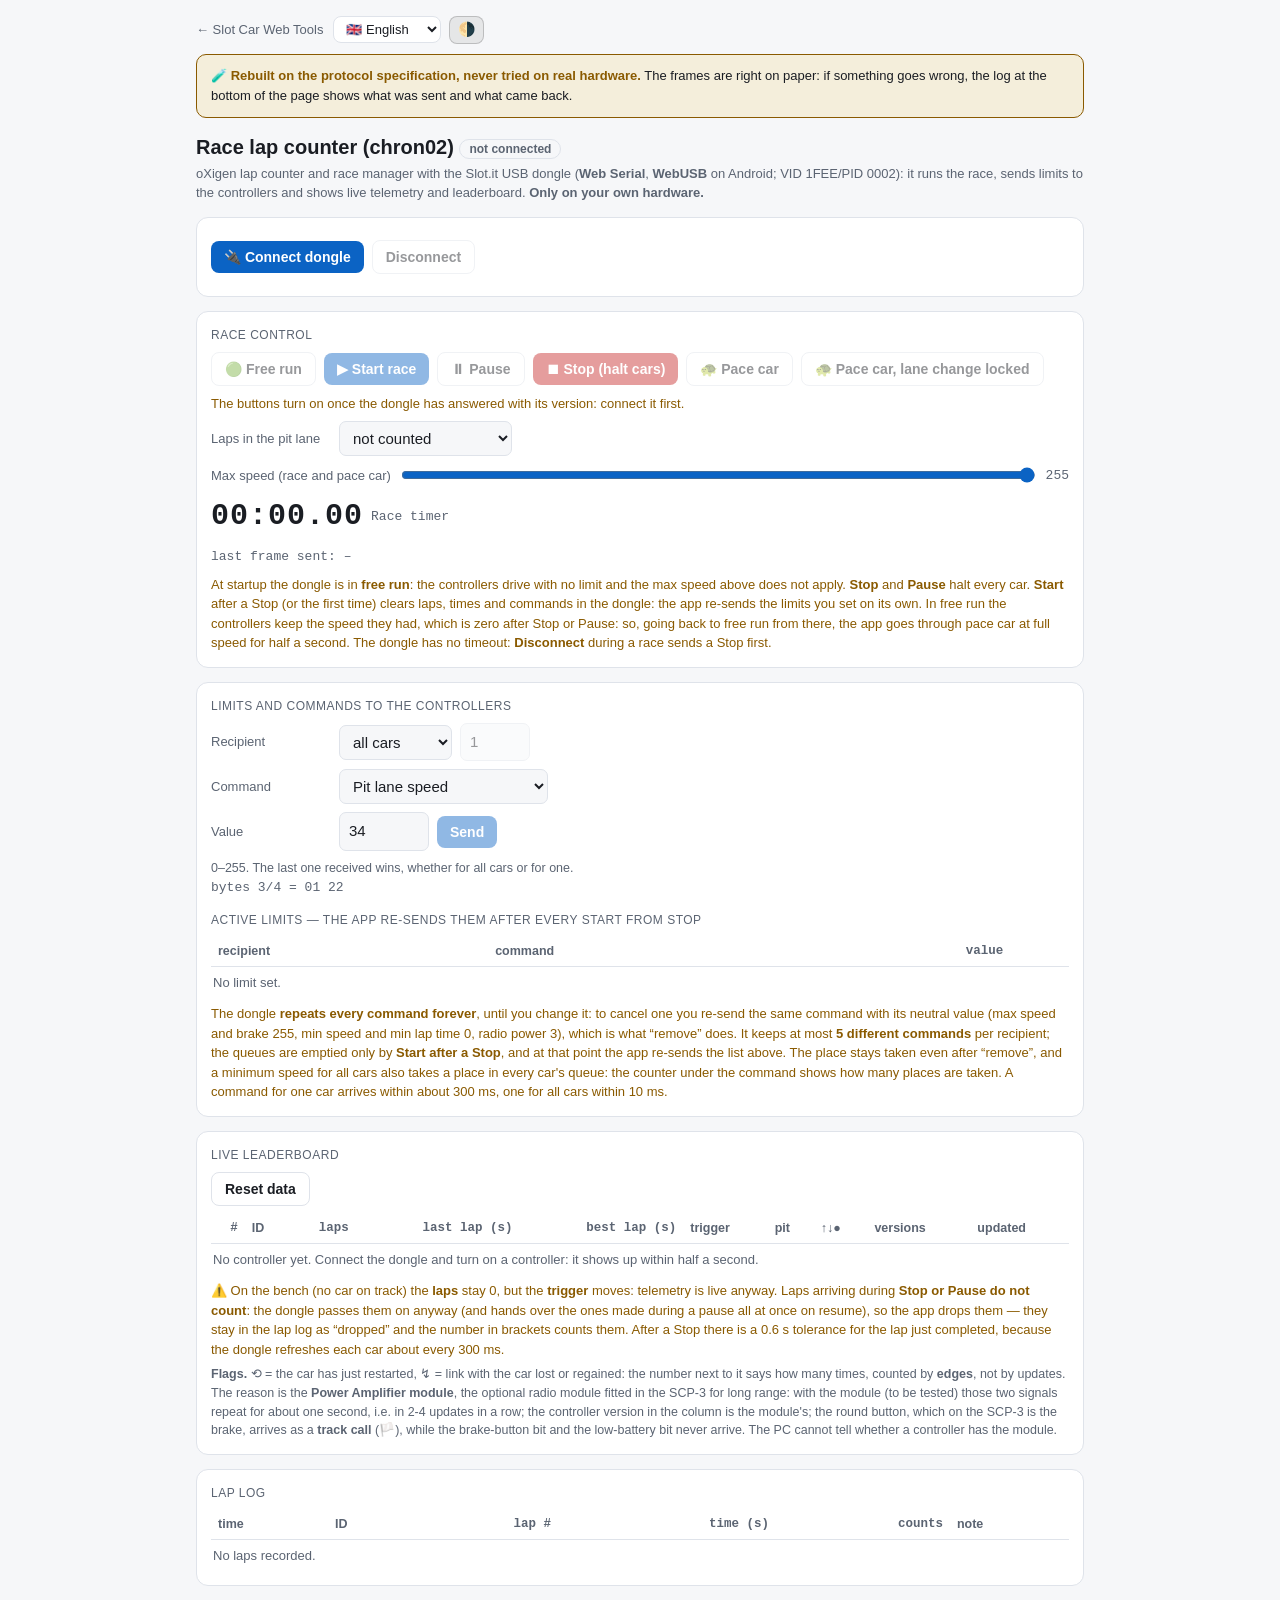
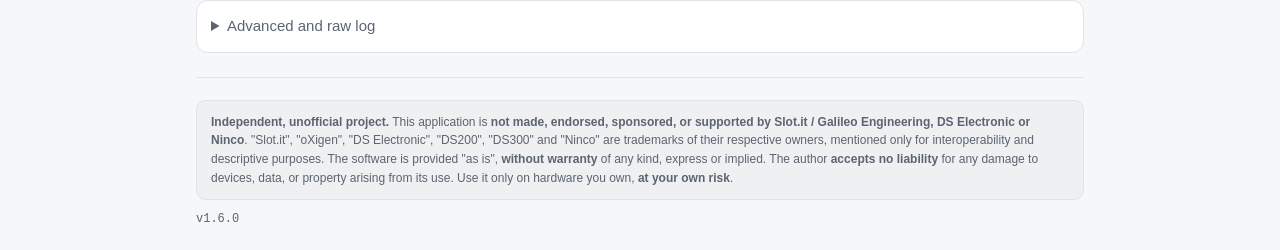
<file: web/chron02/index.html>
<!doctype html>
<html lang="it">
<head>
<meta charset="utf-8">
<meta name="viewport" content="width=device-width, initial-scale=1">
<meta http-equiv="Cache-Control" content="no-cache, must-revalidate">
<title data-i18n="h1title">Contagiri gara (chron02) — Slot Car Web Tools</title>
<link rel="stylesheet" href="../ui.css">
<style>
  /* Qui dentro solo quello che è di QUESTA pagina: la cornice sta in ../ui.css. */
  :root{--wrap:920px}
  label{min-width:120px}
  select{max-width:100%}
  .timer{font-family:ui-monospace,Menlo,Consolas,monospace;font-size:30px;font-weight:700;letter-spacing:1px}
  /* La tabella della gara ha molte colonne strette: scorre nel suo riquadro,
     altrimenti a scorrere di lato è tutta la pagina. */
  table{font-size:12.5px;min-width:560px}
  table.lim{min-width:0}
  td,th{padding:5px 7px;white-space:nowrap}
  td.num,th.num{text-align:right;font-family:ui-monospace,Menlo,Consolas,monospace}
  /* Barra del grilletto: si legge di colpo, il numero no. */
  .tbar{display:inline-block;width:70px;height:9px;background:var(--bd);border-radius:5px;overflow:hidden;vertical-align:middle;margin-right:6px}
  .tbar>span{display:block;height:100%;background:var(--acc)}
  .empty{color:var(--mut);font-size:13px;padding:6px 2px}
  /* Lo stato che il dongle sta trasmettendo adesso. */
  .rs[aria-pressed="true"]{outline:2px solid var(--acc);outline-offset:2px}
  /* Giri arrivati ma scartati (STOP, PAUSA, ripresa): restano visibili, smorzati. */
  tr.lapx td{color:var(--mut)}
  #ccMsg:empty,#ccPrev:empty,#ccQueue:empty{display:none}
</style>
</head>
<body class="app">
  <!-- `noser`, non `nobt`: è la fascia della Web Serial (il nome veniva dalle app Bluetooth). -->
  <div id="noser" class="banner nope" hidden data-i18n-html="noDongle"></div>
  <div id="notact" class="banner nope" hidden data-i18n-html="notActBanner"></div>
  <div id="nover" class="banner error" hidden data-i18n-html="noVerBanner"></div>
  <div id="upd" class="banner upd" hidden><span data-i18n="updateAvail"></span> <button onclick="reloadFresh()" data-i18n="updateBtn"></button></div>
  <a class="back" href="../">← Slot Car Web Tools</a>
  <div class="note" data-i18n-html="oxigenUntested"></div>
  <h1><span data-i18n="h1title"></span> <span id="st" class="pill"></span></h1>
  <p class="sub" data-i18n-html="sub"></p>

  <div class="card"><div class="row">
    <button id="btnConn" data-i18n="btnConnectDongle"></button>
    <button id="btnDisc" class="sec" data-i18n="btnDisconnect" disabled></button>
    <span id="devname" class="val"></span>
    <span id="hs" class="pill" hidden></span>
  </div></div>

  <!-- ===== Controllo gara ===== -->
  <div class="card">
    <p class="cardtitle" data-i18n="titleRaceCtrl"></p>
    <div class="row">
      <button class="sec rs" data-st="free" data-i18n="rsFree" disabled></button>
      <button class="rs" data-st="run" data-i18n="rsStart" disabled></button>
      <button class="sec rs" data-st="pause" data-i18n="rsPause" disabled></button>
      <button class="warn rs" data-st="stop" data-i18n="rsStop" disabled></button>
      <button class="sec rs" data-st="pace" data-i18n="rsPace" disabled></button>
      <button class="sec rs" data-st="pacelc" data-i18n="rsPaceLc" disabled></button>
      <span id="stateP" class="pill" hidden></span>
    </div>
    <div id="syncHint" class="warnbox" data-i18n="needSync"></div>
    <!-- dongle precedente alla 4.13a: valgono regole più vecchie (lo dice la versione) -->
    <p class="note" id="oldDongle" hidden></p>
    <div class="row"><label for="pitSel" data-i18n="lblPit"></label>
      <select id="pitSel">
        <option value="96" data-i18n="optPit60"></option>
        <option value="0" data-i18n="optPit00"></option>
        <option value="32" data-i18n="optPit20"></option>
      </select></div>
    <div class="row"><label for="rsMax" data-i18n="lblMaxSpeed"></label>
      <input id="rsMax" type="range" min="0" max="255" value="255" style="flex:1;min-width:150px">
      <span id="rsMaxV" class="val">255</span></div>
    <div class="row">
      <span class="timer" id="timerVal">00:00.00</span>
      <span class="val" data-i18n="lblTimer"></span>
    </div>
    <div class="row"><span class="val"><span data-i18n="txLabel"></span> <code id="txHex">–</code></span></div>
    <div class="warnbox" data-i18n-html="raceHint"></div>
  </div>

  <!-- ===== Limiti e comandi alle auto ===== -->
  <div class="card">
    <p class="cardtitle" data-i18n="titleCarCmd"></p>
    <div class="row">
      <label for="ccTo" data-i18n="lblTo"></label>
      <select id="ccTo">
        <option value="all" data-i18n="optToAll"></option>
        <option value="one" data-i18n="optToOne"></option>
      </select>
      <input id="ccId" type="number" min="1" max="24" step="1" value="1" style="width:70px" aria-label="ID" disabled>
    </div>
    <div class="row">
      <label for="ccCmd" data-i18n="lblCmd"></label>
      <select id="ccCmd">
        <option value="1" data-i18n="cmd1"></option>
        <option value="2" data-i18n="cmd2"></option>
        <option value="3" data-i18n="cmd3"></option>
        <option value="5" data-i18n="cmd5"></option>
        <option value="7" data-i18n="cmd7"></option>
        <option value="4" data-i18n="cmd4"></option>
      </select>
    </div>
    <div class="row">
      <label for="ccArg" data-i18n="lblArg"></label>
      <input id="ccArg" type="number" min="0" max="255" step="1" value="34" style="width:90px">
      <button id="ccSend" data-i18n="btnSend" disabled></button>
    </div>
    <div id="ccHint" class="hint"></div>
    <div id="ccPrev" class="val"></div>
    <div id="ccQueue" class="val"></div>
    <div id="ccMsg" class="warnbox"></div>

    <p class="cardtitle" style="margin-top:14px" data-i18n="titleLimits"></p>
    <div class="tbwrap">
      <table class="lim"><thead><tr>
        <th data-i18n="thTo"></th><th data-i18n="thCmd"></th><th class="num" data-i18n="thVal"></th><th></th>
      </tr></thead><tbody id="limRows"></tbody></table>
    </div>
    <div id="limEmpty" class="empty" data-i18n="limEmpty"></div>
    <div class="warnbox" data-i18n-html="carCmdHint"></div>
  </div>

  <!-- ===== Classifica live ===== -->
  <div class="card">
    <p class="cardtitle" data-i18n="titleBoard"></p>
    <div class="row"><button id="btnReset" class="sec" data-i18n="btnResetData"></button></div>
    <div class="tbwrap">
      <table><thead><tr>
        <th class="num">#</th><th data-i18n-no="sigla, uguale in ogni lingua">ID</th>
        <th class="num" data-i18n="thLaps"></th>
        <th class="num" data-i18n="thLastLap"></th>
        <th class="num" data-i18n="thBestLap"></th>
        <th data-i18n="thTrigger"></th>
        <th data-i18n="thPit"></th>
        <th data-i18n-attr="title:thFlagsTitle">↑↓●</th>
        <th data-i18n="thVer"></th>
        <th data-i18n="thUpdate"></th>
      </tr></thead><tbody id="boardRows"></tbody></table>
    </div>
    <div id="boardEmpty" class="empty" data-i18n="boardEmpty"></div>
    <div class="warnbox" data-i18n-html="noteHint"></div>
    <div class="hint" style="margin-top:6px" data-i18n-html="paHint"></div>
  </div>

  <!-- ===== Log giri ===== -->
  <div class="card">
    <p class="cardtitle" data-i18n="titleLapLog"></p>
    <div class="tbwrap">
      <table><thead><tr>
        <th data-i18n="llWhen"></th><th data-i18n-no="sigla, uguale in ogni lingua">ID</th>
        <th class="num" data-i18n="llLapN"></th>
        <th class="num" data-i18n="llTime"></th>
        <th class="num" data-i18n="llCount"></th>
        <th data-i18n="llNote"></th>
      </tr></thead><tbody id="lapRows"></tbody></table>
    </div>
    <div id="lapEmpty" class="empty" data-i18n="lapLogEmpty"></div>
  </div>

  <!-- ===== Avanzate e registro ===== -->
  <div class="card">
    <details><summary style="cursor:pointer;color:var(--mut)" data-i18n="sumAdv"></summary>
      <div class="row"><label for="lapK" data-i18n="lblFactor"></label>
        <input id="lapK" type="number" min="50" max="200" step="0.01" value="99.25" style="width:100px"></div>
      <div class="hint" data-i18n-html="factorHint"></div>
      <div class="row"><label for="b7" data-i18n="lblB7"></label>
        <select id="b7">
          <option value="0" data-i18n="optB7trig"></option>
          <option value="128" data-i18n="optB7pwm"></option>
        </select></div>
      <div id="log" style="margin-top:8px"></div>
    </details>
  </div>

<!-- Il piè di tutte le pagine (ui.css): i18n.js ci mette il disclaimer, in fondo la versione. -->
<footer><p class="ver">v<span id="appver"></span></p></footer>

<script>
window.I18N_STRINGS = {
  portNoId:{it:"porta senza identificativo USB",en:"port with no USB id",es:"puerto sin identificador USB",fr:"port sans identifiant USB",de:"Port ohne USB-Kennung"},
  portOk:{
    it:"Porta {id}: è il dongle oXigen atteso.",
    en:"Port {id}: this is the expected oXigen dongle.",
    es:"Puerto {id}: es el dongle oXigen esperado.",
    fr:"Port {id} : c'est bien le dongle oXigen attendu.",
    de:"Port {id}: Das ist der erwartete oXigen-Dongle."
  },
  portOther:{
    it:"⚠️ Porta {id}: non è il VID/PID del dongle oXigen (1fee/0002). Provo lo stesso — potrebbe essere un adattatore seriale in mezzo, o un dongle diverso. Se non risponde alla richiesta di versione, hai scelto la porta sbagliata.",
    en:"⚠️ Port {id}: this is not the oXigen dongle VID/PID (1fee/0002). Trying anyway — it may be a serial adapter in between, or a different dongle. If it does not answer the version request, you picked the wrong port.",
    es:"⚠️ Puerto {id}: no es el VID/PID del dongle oXigen (1fee/0002). Lo intento igualmente — puede ser un adaptador serie por medio, o un dongle distinto. Si no responde a la petición de versión, has elegido el puerto equivocado.",
    fr:"⚠️ Port {id} : ce n'est pas le VID/PID du dongle oXigen (1fee/0002). J'essaie quand même — il y a peut-être un adaptateur série entre les deux, ou un autre dongle. S'il ne répond pas à la demande de version, tu as choisi le mauvais port.",
    de:"⚠️ Port {id}: Das ist nicht die VID/PID des oXigen-Dongles (1fee/0002). Ich versuche es trotzdem — vielleicht steckt ein serieller Adapter dazwischen, oder es ist ein anderer Dongle. Antwortet er nicht auf die Versionsabfrage, hast du den falschen Port gewählt."
  },

  sub:{
    it:"Contagiri e gestione gara oXigen col dongle USB Slot.it (<b>Web Serial</b>, su Android <b>WebUSB</b>; VID 1FEE/PID 0002): comanda la gara, manda i limiti ai controller e mostra telemetria e classifica dal vivo. <b>Solo su hardware tuo.</b>",
    en:"oXigen lap counter and race manager with the Slot.it USB dongle (<b>Web Serial</b>, <b>WebUSB</b> on Android; VID 1FEE/PID 0002): it runs the race, sends limits to the controllers and shows live telemetry and leaderboard. <b>Only on your own hardware.</b>",
    es:"Cuentavueltas y gestor de carrera oXigen con el dongle USB Slot.it (<b>Web Serial</b>, en Android <b>WebUSB</b>; VID 1FEE/PID 0002): manda la carrera, envía los límites a los mandos y muestra telemetría y clasificación en vivo. <b>Solo en tu propio hardware.</b>",
    fr:"Compte-tours et gestion de course oXigen avec le dongle USB Slot.it (<b>Web Serial</b>, <b>WebUSB</b> sur Android ; VID 1FEE/PID 0002) : il dirige la course, envoie les limites aux manettes et affiche en direct la télémétrie et le classement. <b>Uniquement sur ton propre matériel.</b>",
    de:"Rundenzähler und Rennsteuerung für oXigen mit dem USB-Dongle von Slot.it (<b>Web Serial</b>, auf Android <b>WebUSB</b>; VID 1FEE/PID 0002): steuert das Rennen, schickt die Limits an die Handregler und zeigt Telemetrie und Wertung live. <b>Nur mit eigener Hardware.</b>"
  },
  h1title:{it:"Contagiri gara (chron02)",en:"Race lap counter (chron02)",es:"Cuentavueltas de carrera (chron02)",fr:"Compte-tours de course (chron02)",de:"Renn-Rundenzähler (chron02)"},
  btnConnectDongle:{it:"🔌 Connetti dongle",en:"🔌 Connect dongle",es:"🔌 Conectar dongle",fr:"🔌 Connecter le dongle",de:"🔌 Dongle verbinden"},
  btnDisconnect:{it:"Disconnetti",en:"Disconnect",es:"Desconectar",fr:"Déconnecter",de:"Trennen"},

  notActBanner:{
    it:"⚠️ Questo dongle <b>non è attivato</b>: risponde <code>ACTIVENOT</code> e la radio di gara resta spenta, quindi qui non si può fare niente. L'attivazione si fa dal <a href=\"../o2-bootloader/\">configuratore dongle</a> (premi prima Disconnetti: la porta la può usare una pagina alla volta).",
    en:"⚠️ This dongle is <b>not activated</b>: it answers <code>ACTIVENOT</code> and the race radio stays off, so nothing can be done here. Activation is done from the <a href=\"../o2-bootloader/\">dongle configurator</a> (press Disconnect first: only one page at a time can use the port).",
    es:"⚠️ Este dongle <b>no está activado</b>: responde <code>ACTIVENOT</code> y la radio de carrera queda apagada, así que aquí no se puede hacer nada. La activación se hace desde el <a href=\"../o2-bootloader/\">configurador del dongle</a> (pulsa antes Desconectar: el puerto solo lo puede usar una página a la vez).",
    fr:"⚠️ Ce dongle <b>n'est pas activé</b> : il répond <code>ACTIVENOT</code> et la radio de course reste éteinte, donc on ne peut rien faire ici. L'activation se fait depuis le <a href=\"../o2-bootloader/\">configurateur du dongle</a> (appuie d'abord sur Déconnecter : le port ne peut servir qu'à une page à la fois).",
    de:"⚠️ Dieser Dongle ist <b>nicht aktiviert</b>: Er antwortet <code>ACTIVENOT</code> und der Rennfunk bleibt aus, hier lässt sich also nichts machen. Die Aktivierung erfolgt im <a href=\"../o2-bootloader/\">Dongle-Konfigurator</a> (drücke vorher Trennen: Den Port kann immer nur eine Seite gleichzeitig nutzen)."
  },
  noVerBanner:{
    it:"⚠️ Il dongle <b>non ha risposto alla richiesta di versione</b> entro un secondo, e senza quella risposta non si avvia la radio. Succede quando la porta viene riaperta senza staccare il dongle: resta agganciato alla sessione precedente e ignora un nuovo avvio. Premi Disconnetti, <b>stacca e riattacca il dongle</b>, poi Connetti (in alternativa, il reset del <a href=\"../o2-bootloader/\">configuratore dongle</a>).",
    en:"⚠️ The dongle <b>did not answer the version request</b> within one second, and without that answer the radio does not start. It happens when the port is reopened without unplugging the dongle: it stays locked to the previous session and ignores a new start. Press Disconnect, <b>unplug and replug the dongle</b>, then Connect (or use the reset in the <a href=\"../o2-bootloader/\">dongle configurator</a>).",
    es:"⚠️ El dongle <b>no ha respondido a la petición de versión</b> en un segundo, y sin esa respuesta la radio no arranca. Pasa cuando el puerto se reabre sin desenchufar el dongle: sigue enganchado a la sesión anterior e ignora un nuevo arranque. Pulsa Desconectar, <b>desenchufa y vuelve a enchufar el dongle</b> y luego Conectar (o usa el reset del <a href=\"../o2-bootloader/\">configurador del dongle</a>).",
    fr:"⚠️ Le dongle <b>n'a pas répondu à la demande de version</b> en moins d'une seconde, et sans cette réponse la radio ne démarre pas. Cela arrive quand le port est rouvert sans débrancher le dongle : il reste accroché à la session précédente et ignore un nouveau démarrage. Appuie sur Déconnecter, <b>débranche et rebranche le dongle</b>, puis sur Connecter (ou bien utilise la réinitialisation du <a href=\"../o2-bootloader/\">configurateur du dongle</a>).",
    de:"⚠️ Der Dongle <b>hat nicht innerhalb einer Sekunde auf die Versionsabfrage geantwortet</b>, und ohne diese Antwort startet der Funk nicht. Das passiert, wenn der Port wieder geöffnet wird, ohne den Dongle abzuziehen: Er hängt noch an der vorherigen Sitzung und ignoriert einen neuen Start. Drücke Trennen, <b>zieh den Dongle ab und steck ihn wieder ein</b>, dann Verbinden (oder nutze den Reset im <a href=\"../o2-bootloader/\">Dongle-Konfigurator</a>)."
  },
  hsWait:{it:"attendo la versione…",en:"waiting for the version…",es:"esperando la versión…",fr:"en attente de la version…",de:"warte auf die Version…"},
  hsSynced:{it:"dongle v{v} · agganciato",en:"dongle v{v} · locked",es:"dongle v{v} · enganchado",fr:"dongle v{v} · synchronisé",de:"Dongle v{v} · synchronisiert"},
  hsNoVer:{it:"nessuna risposta",en:"no answer",es:"sin respuesta",fr:"aucune réponse",de:"keine Antwort"},
  hsNotAct:{it:"dongle non attivato",en:"dongle not activated",es:"dongle no activado",fr:"dongle non activé",de:"Dongle nicht aktiviert"},

  titleRaceCtrl:{it:"Controllo gara",en:"Race control",es:"Control de carrera",fr:"Direction de course",de:"Rennleitung"},
  rsFree:{it:"🟢 Gara libera",en:"🟢 Free run",es:"🟢 Carrera libre",fr:"🟢 Roulage libre",de:"🟢 Freies Fahren"},
  rsStart:{it:"▶ Avvia gara",en:"▶ Start race",es:"▶ Iniciar carrera",fr:"▶ Lancer la course",de:"▶ Rennen starten"},
  rsPause:{it:"⏸ Pausa",en:"⏸ Pause",es:"⏸ Pausa",fr:"⏸ Pause",de:"⏸ Pause"},
  rsStop:{it:"⏹ Stop (ferma auto)",en:"⏹ Stop (halt cars)",es:"⏹ Stop (parar coches)",fr:"⏹ Stop (arrête les voitures)",de:"⏹ Stop (Autos anhalten)"},
  rsPace:{it:"🐢 Pace car",en:"🐢 Pace car",es:"🐢 Pace car",fr:"🐢 Pace car",de:"🐢 Pace-Car"},
  rsPaceLc:{it:"🐢 Pace car, corsia bloccata",en:"🐢 Pace car, lane change locked",es:"🐢 Pace car, cambio de carril bloqueado",fr:"🐢 Pace car, changement de voie bloqué",de:"🐢 Pace-Car, Spurwechsel gesperrt"},
  needSync:{
    it:"I pulsanti si accendono quando il dongle ha risposto con la versione: connettilo prima.",
    en:"The buttons turn on once the dongle has answered with its version: connect it first.",
    es:"Los botones se activan cuando el dongle ha respondido con su versión: conéctalo primero.",
    fr:"Les boutons s'activent quand le dongle a répondu avec sa version : connecte-le d'abord.",
    de:"Die Schaltflächen werden aktiv, sobald der Dongle mit seiner Version geantwortet hat: Verbinde ihn zuerst."
  },
  lblPit:{it:"Giri in pit-lane",en:"Laps in the pit lane",es:"Vueltas en el pit-lane",fr:"Tours dans la voie des stands",de:"Runden in der Boxengasse"},
  optPit60:{it:"non contati",en:"not counted",es:"no contadas",fr:"non comptés",de:"nicht gezählt"},
  optPit00:{it:"contati all'entrata",en:"counted at the entry",es:"contadas a la entrada",fr:"comptés à l'entrée",de:"bei der Einfahrt gezählt"},
  optPit20:{it:"contati all'uscita",en:"counted at the exit",es:"contadas a la salida",fr:"comptés à la sortie",de:"bei der Ausfahrt gezählt"},
  lblMaxSpeed:{it:"Velocità max (gara e pace car)",en:"Max speed (race and pace car)",es:"Velocidad máx. (carrera y pace car)",fr:"Vitesse max (course et pace car)",de:"Höchstgeschwindigkeit (Rennen und Pace-Car)"},
  lblTimer:{it:"Cronometro",en:"Race timer",es:"Cronómetro",fr:"Chronomètre",de:"Rennuhr"},
  txLabel:{it:"ultimo frame inviato:",en:"last frame sent:",es:"última trama enviada:",fr:"dernière trame envoyée :",de:"zuletzt gesendeter Frame:"},
  raceHint:{
    it:"All'avvio il dongle è in <b>gara libera</b>: i controller guidano senza limiti e la velocità max qui sopra non conta. <b>Stop</b> e <b>Pausa</b> fermano tutte le auto. <b>Avvia</b> dopo uno Stop (o la prima volta) azzera giri, tempi e comandi nel dongle: l'app rimanda da sola i limiti che hai impostato. In gara libera i controller tengono la velocità che avevano, che dopo Stop o Pausa è zero: per questo, tornando in gara libera da lì, l'app passa per mezzo secondo da pace car a velocità piena. Il dongle non ha timeout: <b>Disconnetti</b> durante una gara manda prima uno Stop.",
    en:"At startup the dongle is in <b>free run</b>: the controllers drive with no limit and the max speed above does not apply. <b>Stop</b> and <b>Pause</b> halt every car. <b>Start</b> after a Stop (or the first time) clears laps, times and commands in the dongle: the app re-sends the limits you set on its own. In free run the controllers keep the speed they had, which is zero after Stop or Pause: so, going back to free run from there, the app goes through pace car at full speed for half a second. The dongle has no timeout: <b>Disconnect</b> during a race sends a Stop first.",
    es:"Al arrancar el dongle está en <b>carrera libre</b>: los mandos conducen sin límites y la velocidad máx. de arriba no cuenta. <b>Stop</b> y <b>Pausa</b> paran todos los coches. <b>Iniciar</b> después de un Stop (o la primera vez) pone a cero vueltas, tiempos y comandos en el dongle: la app reenvía sola los límites que has puesto. En carrera libre los mandos mantienen la velocidad que tenían, que después de Stop o Pausa es cero: por eso, al volver a carrera libre desde ahí, la app pasa medio segundo por pace car a velocidad máxima. El dongle no tiene timeout: <b>Desconectar</b> durante una carrera envía antes un Stop.",
    fr:"Au démarrage, le dongle est en <b>roulage libre</b> : les manettes roulent sans limite et la vitesse max ci-dessus ne compte pas. <b>Stop</b> et <b>Pause</b> arrêtent toutes les voitures. <b>Lancer</b> après un Stop (ou la première fois) remet à zéro les tours, les temps et les commandes dans le dongle : l'app renvoie d'elle-même les limites que tu as définies. En roulage libre, les manettes gardent la vitesse qu'elles avaient, qui est nulle après Stop ou Pause : c'est pourquoi, quand tu reviens de là au roulage libre, l'app passe une demi-seconde en pace car à pleine vitesse. Le dongle n'a pas de délai d'expiration : <b>Déconnecter</b> pendant une course envoie d'abord un Stop.",
    de:"Beim Start ist der Dongle im <b>freien Fahren</b>: Die Handregler fahren ohne Begrenzung, und die Höchstgeschwindigkeit oben gilt nicht. <b>Stop</b> und <b>Pause</b> halten alle Autos an. <b>Starten</b> nach einem Stop (oder beim ersten Mal) setzt Runden, Zeiten und Befehle im Dongle zurück: Die App schickt die eingestellten Limits von selbst erneut. Im freien Fahren behalten die Handregler ihre bisherige Geschwindigkeit, und die ist nach Stop oder Pause null: Deshalb schaltet die App beim Wechsel von dort ins freie Fahren eine halbe Sekunde lang auf Pace-Car mit voller Geschwindigkeit. Der Dongle hat kein Timeout: <b>Trennen</b> während eines Rennens schickt vorher ein Stop."
  },

  titleCarCmd:{it:"Limiti e comandi ai controller",en:"Limits and commands to the controllers",es:"Límites y comandos a los mandos",fr:"Limites et commandes aux manettes",de:"Limits und Befehle an die Handregler"},
  lblTo:{it:"Destinatario",en:"Recipient",es:"Destinatario",fr:"Destinataire",de:"Empfänger"},
  optToAll:{it:"tutte le auto",en:"all cars",es:"todos los coches",fr:"toutes les voitures",de:"alle Autos"},
  optToOne:{it:"una sola auto, ID",en:"one car, ID",es:"un solo coche, ID",fr:"une seule voiture, ID",de:"ein einzelnes Auto, ID"},
  lblCmd:{it:"Comando",en:"Command",es:"Comando",fr:"Commande",de:"Befehl"},
  lblArg:{it:"Valore",en:"Value",es:"Valor",fr:"Valeur",de:"Wert"},
  btnSend:{it:"Invia",en:"Send",es:"Enviar",fr:"Envoyer",de:"Senden"},
  cmd1:{it:"Velocità in pit-lane",en:"Pit lane speed",es:"Velocidad en pit-lane",fr:"Vitesse dans les stands",de:"Tempo in der Boxengasse"},
  cmd2:{it:"Velocità massima",en:"Maximum speed",es:"Velocidad máxima",fr:"Vitesse maximale",de:"Höchstgeschwindigkeit"},
  cmd3:{it:"Velocità minima (penalità)",en:"Minimum speed (penalty)",es:"Velocidad mínima (sanción)",fr:"Vitesse minimale (pénalité)",de:"Mindesttempo (Strafe)"},
  cmd4:{it:"Potenza radio",en:"Radio power",es:"Potencia de radio",fr:"Puissance radio",de:"Sendeleistung"},
  cmd5:{it:"Freno massimo",en:"Maximum brake",es:"Freno máximo",fr:"Frein maximal",de:"Maximale Bremskraft"},
  cmd7:{it:"Tempo minimo sul giro",en:"Minimum lap time",es:"Tiempo mínimo por vuelta",fr:"Temps au tour minimal",de:"Mindestrundenzeit"},
  hint1:{
    it:"0–255. Vale l'ultima ricevuta, che sia per tutte o per una sola auto.",
    en:"0–255. The last one received wins, whether for all cars or for one.",
    es:"0–255. Vale la última recibida, sea para todos o para un solo coche.",
    fr:"0–255. C'est la dernière reçue qui compte, qu'elle soit pour toutes les voitures ou pour une seule.",
    de:"0–255. Es gilt der zuletzt empfangene Wert, egal ob für alle Autos oder für ein einzelnes."
  },
  hint2:{
    it:"0–255, 255 = nessun limite. Fra il valore per tutte e quello per l'auto vale il più basso.",
    en:"0–255, 255 = no limit. Between the all-cars value and the per-car one, the lower wins.",
    es:"0–255, 255 = sin límite. Entre el valor para todos y el del coche vale el más bajo.",
    fr:"0–255, 255 = aucune limite. Entre la valeur pour toutes et celle de la voiture, c'est la plus basse qui compte.",
    de:"0–255, 255 = keine Begrenzung. Zwischen dem Wert für alle und dem für das Auto gilt der niedrigere."
  },
  hint3:{
    it:"0–63: il controller lo moltiplica per 4 (63 → 252). Da 64 in su (bit 6 e 7) si accende anche il <b>cambio corsia forzato</b>. 0 = nessuna penalità. Un valore per tutte diverso da 0 ha la precedenza, e mandarlo azzera quelli per auto.",
    en:"0–63: the controller multiplies it by 4 (63 → 252). From 64 up (bits 6 and 7) it also turns on the <b>forced lane change</b>. 0 = no penalty. An all-cars value other than 0 takes precedence, and sending it clears the per-car ones.",
    es:"0–63: el mando lo multiplica por 4 (63 → 252). Desde 64 (bits 6 y 7) se activa también el <b>cambio de carril forzado</b>. 0 = sin penalización. Un valor para todos distinto de 0 tiene prioridad, y enviarlo pone a cero los de cada coche.",
    fr:"0–63 : la manette le multiplie par 4 (63 → 252). À partir de 64 (bits 6 et 7), le <b>changement de voie forcé</b> s'active aussi. 0 = aucune pénalité. Une valeur pour toutes différente de 0 a la priorité, et l'envoyer remet à zéro celles de chaque voiture.",
    de:"0–63: Der Handregler multipliziert ihn mit 4 (63 → 252). Ab 64 (Bit 6 und 7) wird zusätzlich der <b>erzwungene Spurwechsel</b> aktiviert. 0 = keine Strafe. Ein Wert für alle ungleich 0 hat Vorrang, und wenn du ihn sendest, werden die Werte pro Auto gelöscht."
  },
  hint4:{
    it:"0 = −8 dBm, 1 = −4 dBm, 2 = 0 dBm, 3 = +4 dBm (il massimo). Solo per tutte le auto: per una sola i controller la ignorano.",
    en:"0 = −8 dBm, 1 = −4 dBm, 2 = 0 dBm, 3 = +4 dBm (the maximum). All cars only: the controllers ignore it for a single car.",
    es:"0 = −8 dBm, 1 = −4 dBm, 2 = 0 dBm, 3 = +4 dBm (el máximo). Solo para todos: para un solo coche los mandos la ignoran.",
    fr:"0 = −8 dBm, 1 = −4 dBm, 2 = 0 dBm, 3 = +4 dBm (le maximum). Pour toutes les voitures seulement : pour une seule, les manettes l'ignorent.",
    de:"0 = −8 dBm, 1 = −4 dBm, 2 = 0 dBm, 3 = +4 dBm (das Maximum). Nur für alle Autos: Für ein einzelnes ignorieren die Handregler sie."
  },
  hint5:{
    it:"0–255, 255 = nessun limite. Fra il valore per tutte e quello per l'auto vale il più basso.",
    en:"0–255, 255 = no limit. Between the all-cars value and the per-car one, the lower wins.",
    es:"0–255, 255 = sin límite. Entre el valor para todos y el del coche vale el más bajo.",
    fr:"0–255, 255 = aucune limite. Entre la valeur pour toutes et celle de la voiture, c'est la plus basse qui compte.",
    de:"0–255, 255 = keine Begrenzung. Zwischen dem Wert für alle und dem für das Auto gilt der niedrigere."
  },
  hint7:{
    it:"In decimi di secondo (0 = nessuno): i giri più corti non vengono contati.",
    en:"In tenths of a second (0 = none): shorter laps are not counted.",
    es:"En décimas de segundo (0 = ninguno): las vueltas más cortas no se cuentan.",
    fr:"En dixièmes de seconde (0 = aucun) : les tours plus courts ne sont pas comptés.",
    de:"In Zehntelsekunden (0 = keine): Kürzere Runden werden nicht gezählt."
  },
  prevG:{it:"byte 3/4 = {c} {a}",en:"bytes 3/4 = {c} {a}",es:"bytes 3/4 = {c} {a}",fr:"octets 3/4 = {c} {a}",de:"Byte 3/4 = {c} {a}"},
  prevI:{it:"byte 2 = {id}, byte 5/6 = {c} {a}",en:"byte 2 = {id}, bytes 5/6 = {c} {a}",es:"byte 2 = {id}, bytes 5/6 = {c} {a}",fr:"octet 2 = {id}, octets 5/6 = {c} {a}",de:"Byte 2 = {id}, Byte 5/6 = {c} {a}"},
  prevMin:{it:" → minimo {v}, cambio corsia forzato: {lc}",en:" → minimum {v}, forced lane change: {lc}",es:" → mínimo {v}, cambio de carril forzado: {lc}",fr:" → minimum {v}, changement de voie forcé : {lc}",de:" → Minimum {v}, erzwungener Spurwechsel: {lc}"},
  prevPwr:{it:" → {d} dBm",en:" → {d} dBm",es:" → {d} dBm",fr:" → {d} dBm",de:" → {d} dBm"},
  prevMinLap:{it:" → {s} s",en:" → {s} s",es:" → {s} s",fr:" → {s} s",de:" → {s} s"},
  wordYes:{it:"sì",en:"yes",es:"sí",fr:"oui",de:"ja"},
  wordNo:{it:"no",en:"no",es:"no",fr:"non",de:"nein"},
  errId:{
    it:"ID «{id}» non valido: il dongle accetta destinatari da 1 a 24. Niente inviato.",
    en:"ID “{id}” is not valid: the dongle accepts recipients from 1 to 24. Nothing sent.",
    es:"ID «{id}» no válido: el dongle acepta destinatarios del 1 al 24. No se ha enviado nada.",
    fr:"ID « {id} » non valide : le dongle accepte les destinataires de 1 à 24. Rien n'a été envoyé.",
    de:"ID „{id}“ ungültig: Der Dongle akzeptiert Empfänger von 1 bis 24. Nichts gesendet."
  },
  errArg:{
    it:"Valore fuori intervallo (0–{max}). Niente inviato.",
    en:"Value out of range (0–{max}). Nothing sent.",
    es:"Valor fuera de rango (0–{max}). No se ha enviado nada.",
    fr:"Valeur hors plage (0–{max}). Rien n'a été envoyé.",
    de:"Wert außerhalb des Bereichs (0–{max}). Nichts gesendet."
  },
  errPwrInd:{
    it:"La potenza radio vale solo per tutte le auto: per una sola i controller la ignorano. Niente inviato.",
    en:"Radio power only applies to all cars: the controllers ignore it for a single car. Nothing sent.",
    es:"La potencia de radio solo vale para todos los coches: para uno solo los mandos la ignoran. No se ha enviado nada.",
    fr:"La puissance radio ne vaut que pour toutes les voitures : pour une seule, les manettes l'ignorent. Rien n'a été envoyé.",
    de:"Die Sendeleistung gilt nur für alle Autos: Für ein einzelnes ignorieren die Handregler sie. Nichts gesendet."
  },
  errFull:{
    it:"Sarebbe il sesto comando diverso per questo destinatario: il dongle ne tiene al massimo 5 e lo scarterebbe senza avviso. Anche un comando rimandato al valore neutro («togli») tiene il suo posto. Le code si svuotano solo con Stop e poi Avvia: togli un limite che non ti serve, poi Stop e Avvia, e riprova. Niente inviato.",
    en:"This would be the sixth different command for this recipient: the dongle keeps at most 5 and would drop it without warning. A command sent back to its neutral value (“remove”) keeps its place too. The queues are emptied only by Stop and then Start: remove a limit you do not need, then Stop and Start, and try again. Nothing sent.",
    es:"Sería el sexto comando distinto para este destinatario: el dongle guarda como máximo 5 y lo descartaría sin aviso. También un comando reenviado con su valor neutro («quitar») conserva su puesto. Las colas solo se vacían con Stop y luego Iniciar: quita un límite que no necesites, luego Stop e Iniciar, y vuelve a intentarlo. No se ha enviado nada.",
    fr:"Ce serait la sixième commande différente pour ce destinataire : le dongle en garde 5 au maximum et l'écarterait sans prévenir. Une commande renvoyée avec sa valeur neutre (« retirer ») garde aussi sa place. Les files ne se vident qu'avec Stop puis Lancer : retire une limite dont tu n'as pas besoin, puis Stop et Lancer, et réessaie. Rien n'a été envoyé.",
    de:"Das wäre der sechste verschiedene Befehl für diesen Empfänger: Der Dongle hält höchstens 5 und würde ihn ohne Hinweis verwerfen. Auch ein Befehl, der mit seinem neutralen Wert erneut gesendet wurde („entfernen“), behält seinen Platz. Die Warteschlangen leeren sich nur mit Stop und danach Starten: Entferne ein Limit, das du nicht brauchst, dann Stop und Starten, und versuche es noch einmal. Nichts gesendet."
  },
  queueAll:{it:"Posti occupati nelle code del dongle — per tutte: {n} su {max}",en:"Places taken in the dongle queues — all cars: {n} of {max}",es:"Puestos ocupados en las colas del dongle — todos: {n} de {max}",fr:"Places prises dans les files du dongle — toutes : {n} sur {max}",de:"Belegte Plätze in den Warteschlangen des Dongles — alle: {n} von {max}"},
  queueCar:{it:" · auto {id}: {n} su {max}",en:" · car {id}: {n} of {max}",es:" · coche {id}: {n} de {max}",fr:" · voiture {id} : {n} sur {max}",de:" · Auto {id}: {n} von {max}"},
  errOld400:{
    it:"Con un dongle 4.00 i comandi per una sola auto hanno un altro formato: l'app non li manda. Usa «tutte le auto». Niente inviato.",
    en:"With a 4.00 dongle, commands for a single car have a different format: the app does not send them. Use “all cars”. Nothing sent.",
    es:"Con un dongle 4.00 los comandos para un solo coche tienen otro formato: la app no los envía. Usa «todos los coches». No se ha enviado nada.",
    fr:"Avec un dongle 4.00, les commandes pour une seule voiture ont un autre format : l'app ne les envoie pas. Utilise « toutes les voitures ». Rien n'a été envoyé.",
    de:"Bei einem Dongle 4.00 haben Befehle für ein einzelnes Auto ein anderes Format: Die App sendet sie nicht. Verwende „alle Autos“. Nichts gesendet."
  },
  oldDongle:{
    it:"⚠️ Dongle v{v}: è precedente alla 4.13a, e valgono regole più vecchie. Con i dongle fino alla 4.10a la scelta dei <b>giri in pit-lane</b> e la scelta della <b>colonna grilletto</b> (media del PWM) non arrivano ai controller.",
    en:"⚠️ Dongle v{v}: it is older than 4.13a, and older rules apply. With dongles up to 4.10a the <b>pit-lane laps</b> setting and the <b>trigger column</b> choice (PWM average) do not reach the controllers.",
    es:"⚠️ Dongle v{v}: es anterior a la 4.13a, y valen reglas más antiguas. Con los dongles hasta la 4.10a, la elección de las <b>vueltas en pit-lane</b> y la de la <b>columna gatillo</b> (media del PWM) no llegan a los mandos.",
    fr:"⚠️ Dongle v{v} : il est antérieur à la 4.13a, et des règles plus anciennes s'appliquent. Avec les dongles jusqu'à la 4.10a, le choix des <b>tours dans la voie des stands</b> et celui de la <b>colonne gâchette</b> (moyenne du PWM) n'arrivent pas aux manettes.",
    de:"⚠️ Dongle v{v}: Er ist älter als 4.13a, und es gelten ältere Regeln. Bei Dongles bis 4.10a erreichen die Einstellung der <b>Runden in der Boxengasse</b> und die Wahl der <b>Gasdrücker-Spalte</b> (PWM-Mittelwert) die Handregler nicht."
  },
  oldDongle400:{
    it:" Nella 4.00 anche i <b>comandi per una sola auto</b> hanno un formato diverso: l'app non li manda.",
    en:" On 4.00 the <b>commands for a single car</b> also have a different format: the app does not send them.",
    es:" En la 4.00 también los <b>comandos para un solo coche</b> tienen otro formato: la app no los envía.",
    fr:" En 4.00, les <b>commandes pour une seule voiture</b> ont aussi un format différent : l'app ne les envoie pas.",
    de:" Bei 4.00 haben auch die <b>Befehle für ein einzelnes Auto</b> ein anderes Format: Die App sendet sie nicht."
  },
  logResendFail:{it:"limite non rimandato ({what}): {e}",en:"limit not re-sent ({what}): {e}",es:"límite no reenviado ({what}): {e}",fr:"limite non renvoyée ({what}) : {e}",de:"Limit nicht erneut gesendet ({what}): {e}"},
  msgQueued:{it:"Inviato: {what}. Il dongle lo ripete finché non lo cambi.",en:"Sent: {what}. The dongle repeats it until you change it.",es:"Enviado: {what}. El dongle lo repite hasta que lo cambies.",fr:"Envoyée : {what}. Le dongle la répète jusqu'à ce que tu la changes.",de:"Gesendet: {what}. Der Dongle wiederholt den Befehl, bis du ihn änderst."},
  msgDropped:{it:"Tolto: {what}, rimandato col valore neutro {v}.",en:"Removed: {what}, re-sent with the neutral value {v}.",es:"Quitado: {what}, reenviado con el valor neutro {v}.",fr:"Retirée : {what}, renvoyée avec la valeur neutre {v}.",de:"Entfernt: {what}, erneut gesendet mit dem neutralen Wert {v}."},
  msgDroppedPit:{
    it:"Tolto dall'elenco: {what}. La velocità pit-lane non ha un valore neutro: il dongle continua a ripetere l'ultima finché non ne mandi un'altra, o fino al prossimo Avvia dopo uno Stop.",
    en:"Removed from the list: {what}. Pit lane speed has no neutral value: the dongle keeps repeating the last one until you send another, or until the next Start after a Stop.",
    es:"Quitado de la lista: {what}. La velocidad en pit-lane no tiene valor neutro: el dongle sigue repitiendo la última hasta que envíes otra, o hasta el próximo Iniciar después de un Stop.",
    fr:"Retirée de la liste : {what}. La vitesse dans la voie des stands n'a pas de valeur neutre : le dongle continue de répéter la dernière jusqu'à ce que tu en envoies une autre, ou jusqu'au prochain Lancer après un Stop.",
    de:"Aus der Liste entfernt: {what}. Die Geschwindigkeit in der Boxengasse hat keinen neutralen Wert: Der Dongle wiederholt weiter den letzten, bis du einen anderen sendest, oder bis zum nächsten Starten nach einem Stop."
  },
  titleLimits:{it:"Limiti attivi — l'app li rimanda dopo ogni Avvia da Stop",en:"Active limits — the app re-sends them after every Start from Stop",es:"Límites activos — la app los reenvía tras cada Iniciar desde Stop",fr:"Limites actives — l'app les renvoie après chaque Lancer depuis Stop",de:"Aktive Limits — die App sendet sie nach jedem Starten aus Stop erneut"},
  thTo:{it:"destinatario",en:"recipient",es:"destinatario",fr:"destinataire",de:"Empfänger"},
  thCmd:{it:"comando",en:"command",es:"comando",fr:"commande",de:"Befehl"},
  thVal:{it:"valore",en:"value",es:"valor",fr:"valeur",de:"Wert"},
  limAll:{it:"tutte",en:"all",es:"todos",fr:"toutes",de:"alle"},
  limCar:{it:"auto {id}",en:"car {id}",es:"coche {id}",fr:"voiture {id}",de:"Auto {id}"},
  btnDrop:{it:"togli",en:"remove",es:"quitar",fr:"retirer",de:"entfernen"},
  limEmpty:{it:"Nessun limite impostato.",en:"No limit set.",es:"Ningún límite puesto.",fr:"Aucune limite définie.",de:"Keine Limits gesetzt."},
  carCmdHint:{
    it:"Il dongle <b>ripete ogni comando all'infinito</b>, finché non lo cambi: per annullarlo si rimanda lo stesso comando col valore neutro (velocità massima e freno 255, velocità minima e tempo minimo 0, potenza radio 3), ed è quello che fa «togli». Tiene al massimo <b>5 comandi diversi</b> per destinatario; le code si svuotano solo con <b>Avvia dopo uno Stop</b>, e a quel punto l'app rimanda l'elenco qui sopra. Il posto resta occupato anche dopo «togli», e una velocità minima per tutte occupa un posto anche nella coda di ogni auto: il contatore sotto il comando dice quanti posti sono presi. Un comando per una sola auto arriva entro circa 300 ms, uno per tutte entro 10 ms.",
    en:"The dongle <b>repeats every command forever</b>, until you change it: to cancel one you re-send the same command with its neutral value (max speed and brake 255, min speed and min lap time 0, radio power 3), which is what “remove” does. It keeps at most <b>5 different commands</b> per recipient; the queues are emptied only by <b>Start after a Stop</b>, and at that point the app re-sends the list above. The place stays taken even after “remove”, and a minimum speed for all cars also takes a place in every car's queue: the counter under the command shows how many places are taken. A command for one car arrives within about 300 ms, one for all cars within 10 ms.",
    es:"El dongle <b>repite cada comando indefinidamente</b>, hasta que lo cambies: para anularlo se reenvía el mismo comando con su valor neutro (velocidad máxima y freno 255, velocidad mínima y tiempo mínimo 0, potencia de radio 3), y eso es lo que hace «quitar». Guarda como máximo <b>5 comandos distintos</b> por destinatario; las colas solo se vacían con <b>Iniciar después de un Stop</b>, y entonces la app reenvía la lista de arriba. El puesto sigue ocupado también después de «quitar», y una velocidad mínima para todos ocupa un puesto también en la cola de cada coche: el contador bajo el comando dice cuántos puestos están ocupados. Un comando para un solo coche llega en unos 300 ms, uno para todos en 10 ms.",
    fr:"Le dongle <b>répète chaque commande indéfiniment</b>, jusqu'à ce que tu la changes : pour l'annuler, on renvoie la même commande avec sa valeur neutre (vitesse maximale et frein 255, vitesse minimale et temps minimal 0, puissance radio 3), et c'est ce que fait « retirer ». Il garde au maximum <b>5 commandes différentes</b> par destinataire ; les files ne se vident qu'avec <b>Lancer après un Stop</b>, et à ce moment-là l'app renvoie la liste ci-dessus. La place reste prise même après « retirer », et une vitesse minimale pour toutes prend aussi une place dans la file de chaque voiture : le compteur sous la commande indique combien de places sont prises. Une commande pour une seule voiture arrive en 300 ms environ, une pour toutes en 10 ms.",
    de:"Der Dongle <b>wiederholt jeden Befehl endlos</b>, bis du ihn änderst: Um ihn aufzuheben, sendet man denselben Befehl mit seinem neutralen Wert erneut (Höchstgeschwindigkeit und Bremse 255, Mindestgeschwindigkeit und Mindestrundenzeit 0, Sendeleistung 3), und genau das macht „entfernen“. Er hält höchstens <b>5 verschiedene Befehle</b> pro Empfänger; die Warteschlangen leeren sich nur mit <b>Starten nach einem Stop</b>, und dann sendet die App die Liste oben erneut. Der Platz bleibt auch nach „entfernen“ belegt, und eine Mindestgeschwindigkeit für alle belegt auch in der Warteschlange jedes Autos einen Platz: Der Zähler unter dem Befehl zeigt, wie viele Plätze belegt sind. Ein Befehl für ein einzelnes Auto kommt in etwa 300 ms an, einer für alle in 10 ms."
  },

  titleBoard:{it:"Classifica live",en:"Live leaderboard",es:"Clasificación en vivo",fr:"Classement en direct",de:"Live-Wertung"},
  btnResetData:{it:"Azzera dati",en:"Reset data",es:"Restablecer datos",fr:"Remettre à zéro",de:"Daten zurücksetzen"},
  thLaps:{it:"giri",en:"laps",es:"vueltas",fr:"tours",de:"Runden"},
  thLastLap:{it:"ultimo giro (s)",en:"last lap (s)",es:"última vuelta (s)",fr:"dernier tour (s)",de:"letzte Runde (s)"},
  thBestLap:{it:"miglior giro (s)",en:"best lap (s)",es:"mejor vuelta (s)",fr:"meilleur tour (s)",de:"schnellste Runde (s)"},
  thTrigger:{it:"grilletto",en:"trigger",es:"gatillo",fr:"gâchette",de:"Gasdrücker"},
  thPit:{it:"pit",en:"pit",es:"pit",fr:"stand",de:"Box"},
  thFlagsTitle:{it:"frecce, pulsante del freno (tondo) e segnalazioni",en:"arrows, brake button (round) and flags",es:"flechas, botón de freno (redondo) y avisos",fr:"flèches, bouton de frein (rond) et signalements",de:"Pfeile, Bremstaste (rund) und Meldungen"},
  thVer:{it:"versioni",en:"versions",es:"versiones",fr:"versions",de:"Versionen"},
  thUpdate:{it:"aggiorn.",en:"updated",es:"actualiz.",fr:"mis à jour",de:"aktualisiert"},
  boardEmpty:{
    it:"Nessun controller ancora. Connetti il dongle e accendi un controller: compare entro mezzo secondo.",
    en:"No controller yet. Connect the dongle and turn on a controller: it shows up within half a second.",
    es:"Aún no hay mandos. Conecta el dongle y enciende un mando: aparece en medio segundo.",
    fr:"Aucune manette pour l'instant. Connecte le dongle et allume une manette : elle apparaît en moins d'une demi-seconde.",
    de:"Noch kein Handregler. Verbinde den Dongle und schalte einen Handregler ein: Er erscheint innerhalb einer halben Sekunde."
  },
  noteHint:{
    it:"⚠️ Da banco (senza auto in pista) i <b>giri</b> restano 0, ma il <b>grilletto</b> si muove: la telemetria è comunque dal vivo. I giri che arrivano in <b>Stop o Pausa non contano</b>: il dongle li passa lo stesso (e quelli fatti in pausa li consegna tutti insieme alla ripresa), quindi li scarta l'app — restano nel log giri come «scartati» e il numero fra parentesi li conta. Dopo lo Stop c'è una tolleranza di 0,6 s per il giro appena chiuso, perché il dongle aggiorna ogni auto circa ogni 300 ms.",
    en:"⚠️ On the bench (no car on track) the <b>laps</b> stay 0, but the <b>trigger</b> moves: telemetry is live anyway. Laps arriving during <b>Stop or Pause do not count</b>: the dongle passes them on anyway (and hands over the ones made during a pause all at once on resume), so the app drops them — they stay in the lap log as “dropped” and the number in brackets counts them. After a Stop there is a 0.6 s tolerance for the lap just completed, because the dongle refreshes each car about every 300 ms.",
    es:"⚠️ En banco (sin coche en pista) las <b>vueltas</b> quedan en 0, pero el <b>gatillo</b> se mueve: la telemetría sigue en vivo. Las vueltas que llegan en <b>Stop o Pausa no cuentan</b>: el dongle las pasa igualmente (y las hechas en pausa las entrega todas juntas al reanudar), así que las descarta la app — quedan en el registro como «descartadas» y el número entre paréntesis las cuenta. Tras el Stop hay una tolerancia de 0,6 s para la vuelta recién cerrada, porque el dongle actualiza cada coche cada unos 300 ms.",
    fr:"⚠️ Sur la table (sans voiture sur la piste), les <b>tours</b> restent à 0, mais la <b>gâchette</b> bouge : la télémétrie est bien en direct. Les tours qui arrivent en <b>Stop ou Pause ne comptent pas</b> : le dongle les transmet quand même (et ceux faits pendant la pause, il les livre tous ensemble à la reprise), donc c'est l'app qui les écarte — ils restent dans le journal des tours comme « écartés » et le nombre entre parenthèses les compte. Après le Stop, il y a une tolérance de 0,6 s pour le tour qui vient de se terminer, car le dongle met à jour chaque voiture environ toutes les 300 ms.",
    de:"⚠️ Auf dem Tisch (ohne Auto auf der Bahn) bleiben die <b>Runden</b> bei 0, aber der <b>Gasdrücker</b> bewegt sich: Die Telemetrie ist trotzdem live. Runden, die bei <b>Stop oder Pause</b> ankommen, <b>zählen nicht</b>: Der Dongle gibt sie trotzdem weiter (und die in der Pause gefahrenen liefert er alle zusammen beim Weiterfahren), also verwirft sie die App — sie bleiben im Rundenprotokoll als „verworfen“ stehen, und die Zahl in Klammern zählt sie. Nach dem Stop gibt es eine Toleranz von 0,6 s für die gerade beendete Runde, weil der Dongle jedes Auto etwa alle 300 ms aktualisiert."
  },
  paHint:{
    it:"<b>Segnalazioni.</b> ⟲ = l'auto si è appena riavviata, ↯ = collegamento con l'auto perso o ritrovato: il numero accanto dice quante volte, contate per <b>fronti</b> e non per aggiornamenti. Il motivo è il <b>modulo Power Amplifier</b>, il modulo radio opzionale che si monta nell'SCP-3 per la portata lunga: con il modulo (da provare) quei due segnali si ripetono per circa un secondo, cioè in 2-4 aggiornamenti di fila; la versione del controller in colonna è quella del modulo; il pulsante tondo, che sull'SCP-3 è il freno, arriva come <b>track call</b> (🏳️), mentre il bit del pulsante del freno e quello della batteria scarica non arrivano mai. Dal PC non si può sapere se un controller ha il modulo.",
    en:"<b>Flags.</b> ⟲ = the car has just restarted, ↯ = link with the car lost or regained: the number next to it says how many times, counted by <b>edges</b>, not by updates. The reason is the <b>Power Amplifier module</b>, the optional radio module fitted in the SCP-3 for long range: with the module (to be tested) those two signals repeat for about one second, i.e. in 2-4 updates in a row; the controller version in the column is the module's; the round button, which on the SCP-3 is the brake, arrives as a <b>track call</b> (🏳️), while the brake-button bit and the low-battery bit never arrive. The PC cannot tell whether a controller has the module.",
    es:"<b>Avisos.</b> ⟲ = el coche se acaba de reiniciar, ↯ = enlace con el coche perdido o recuperado: el número al lado dice cuántas veces, contadas por <b>flancos</b> y no por actualizaciones. El motivo es el <b>módulo Power Amplifier</b>, el módulo de radio opcional que se monta en el SCP-3 para el alcance largo: con el módulo (por probar) esas dos señales se repiten durante un segundo aprox., es decir, en 2-4 actualizaciones seguidas; la versión del mando en la columna es la del módulo; el botón redondo, que en el SCP-3 es el freno, llega como <b>track call</b> (🏳️), mientras que el bit del botón de freno y el de batería baja no llegan nunca. Desde el PC no se puede saber si un mando tiene el módulo.",
    fr:"<b>Signalements.</b> ⟲ = la voiture vient de redémarrer, ↯ = liaison avec la voiture perdue ou retrouvée : le nombre à côté indique combien de fois, compté sur les <b>fronts</b> et non par mise à jour. La raison, c'est le <b>module Power Amplifier</b>, le module radio optionnel qui se monte dans la SCP-3 pour la longue portée : avec le module (à tester), ces deux signaux se répètent pendant une seconde environ, soit sur 2 à 4 mises à jour d'affilée ; la version de la manette dans la colonne est celle du module ; le bouton rond, qui sur la SCP-3 est le frein, arrive comme <b>track call</b> (🏳️), tandis que le bit du bouton de frein et celui de la batterie faible n'arrivent jamais. Le PC ne peut pas savoir si une manette a le module.",
    de:"<b>Meldungen.</b> ⟲ = das Auto ist gerade neu gestartet, ↯ = Verbindung zum Auto verloren oder wiederhergestellt: Die Zahl daneben sagt, wie oft, gezählt nach <b>Flanken</b> und nicht nach Aktualisierungen. Der Grund ist das <b>Power-Amplifier-Modul</b>, das optionale Funkmodul, das für große Reichweite in den SCP-3 eingesetzt wird: Mit dem Modul (noch zu testen) wiederholen sich diese beiden Signale etwa eine Sekunde lang, also in 2–4 Aktualisierungen hintereinander; die Handregler-Version in der Spalte ist die des Moduls; die runde Taste, die beim SCP-3 die Bremse ist, kommt als <b>Track Call</b> an (🏳️), während das Bit der Bremstaste und das der schwachen Batterie nie ankommen. Vom PC aus lässt sich nicht erkennen, ob ein Handregler das Modul hat."
  },
  trigNoCar:{it:"nessuna auto",en:"no car",es:"sin coche",fr:"aucune voiture",de:"kein Auto"},
  verUnknown:{it:"non nota",en:"unknown",es:"desconocida",fr:"inconnue",de:"unbekannt"},
  fReset:{it:"auto riavviata",en:"car restarted",es:"coche reiniciado",fr:"voiture redémarrée",de:"Auto neu gestartet"},
  fTimes:{it:"{n} volte, contate per fronti",en:"{n} times, counted by edges",es:"{n} veces, contadas por flancos",fr:"{n} fois, comptées sur les fronts",de:"{n}-mal, nach Flanken gezählt"},
  fLink:{it:"collegamento con l'auto perso o ritrovato",en:"link with the car lost or regained",es:"enlace con el coche perdido o recuperado",fr:"liaison avec la voiture perdue ou retrouvée",de:"Verbindung zum Auto verloren oder wiederhergestellt"},
  fBatt:{it:"batteria scarica",en:"low battery",es:"batería baja",fr:"batterie faible",de:"Batterie schwach"},
  fCall:{it:"richiesta track call",en:"track call request",es:"petición de track call",fr:"demande de track call",de:"Track-Call-Anfrage"},
  fUp:{it:"freccia su",en:"up arrow",es:"flecha arriba",fr:"flèche haut",de:"Pfeil hoch"},
  fDn:{it:"freccia giù",en:"down arrow",es:"flecha abajo",fr:"flèche bas",de:"Pfeil runter"},
  fRound:{it:"pulsante del freno (il tondo dell'SCP-3)",en:"brake button (the SCP-3's round button)",es:"botón de freno (el redondo del SCP-3)",fr:"bouton de frein (le bouton rond de la SCP-3)",de:"Bremstaste (die runde Taste des SCP-3)"},
  fPit:{it:"in pit-lane",en:"in the pit lane",es:"en el pit-lane",fr:"dans la voie des stands",de:"in der Boxengasse"},
  fDisc:{it:"giri scartati (Stop, Pausa o ripresa)",en:"dropped laps (Stop, Pause or resume)",es:"vueltas descartadas (Stop, Pausa o reanudación)",fr:"tours écartés (Stop, Pause ou reprise)",de:"verworfene Runden (Stop, Pause oder Weiterfahren)"},

  titleLapLog:{it:"Log giri",en:"Lap log",es:"Registro de vueltas",fr:"Journal des tours",de:"Rundenprotokoll"},
  llWhen:{it:"orario",en:"time",es:"hora",fr:"heure",de:"Uhrzeit"},
  llLapN:{it:"giro n°",en:"lap #",es:"vuelta n.º",fr:"tour n°",de:"Runde Nr."},
  llTime:{it:"tempo (s)",en:"time (s)",es:"tiempo (s)",fr:"temps (s)",de:"Zeit (s)"},
  llCount:{it:"conteggi",en:"counts",es:"cuentas",fr:"ticks",de:"Ticks"},
  llNote:{it:"nota",en:"note",es:"nota",fr:"note",de:"Hinweis"},
  lapLogEmpty:{it:"Nessun giro registrato.",en:"No laps recorded.",es:"Ninguna vuelta registrada.",fr:"Aucun tour enregistré.",de:"Keine Runden aufgezeichnet."},
  lapDiscStop:{it:"scartato: arrivato in Stop",en:"dropped: arrived during Stop",es:"descartada: llegó en Stop",fr:"écarté : arrivé en Stop",de:"verworfen: bei Stop angekommen"},
  lapDiscPause:{it:"scartato: arrivato in Pausa",en:"dropped: arrived during Pause",es:"descartada: llegó en Pausa",fr:"écarté : arrivé en Pause",de:"verworfen: bei Pause angekommen"},
  lapDiscResume:{it:"scartato: fatto in pausa, arrivato alla ripresa",en:"dropped: made during the pause, arrived on resume",es:"descartada: hecha en pausa, llegó al reanudar",fr:"écarté : fait pendant la pause, arrivé à la reprise",de:"verworfen: in der Pause gefahren, beim Weiterfahren angekommen"},

  sumAdv:{it:"Avanzate e registro grezzo",en:"Advanced and raw log",es:"Avanzado y registro en bruto",fr:"Avancé et journal brut",de:"Erweitert und Rohprotokoll"},
  lblFactor:{it:"Conteggi al secondo",en:"Counts per second",es:"Cuentas por segundo",fr:"Ticks par seconde",de:"Ticks pro Sekunde"},
  factorHint:{
    it:"Il tempo sul giro arriva in <b>conteggi</b> del controller (colonna «conteggi» del log). Il documento ufficiale dice di dividere per <b>99,25</b>, ma il contatore del controller ne fa circa <b>97,7</b> al secondo: il valore giusto va misurato in pista, cronometrando a mano qualche giro. Predefinito 99,25; il valore resta salvato in questo browser.",
    en:"The lap time arrives in controller <b>counts</b> (the “counts” column of the log). The official document says to divide by <b>99.25</b>, but the controller counter does about <b>97.7</b> per second: the right value must be measured on the track, timing a few laps by hand. Default 99.25; the value is saved in this browser.",
    es:"El tiempo por vuelta llega en <b>cuentas</b> del mando (columna «cuentas» del registro). El documento oficial dice dividir por <b>99,25</b>, pero el contador del mando hace unas <b>97,7</b> por segundo: el valor correcto se mide en pista, cronometrando a mano algunas vueltas. Por defecto 99,25; el valor queda guardado en este navegador.",
    fr:"Le temps au tour arrive en <b>ticks</b> de la manette (colonne « ticks » du journal). Le document officiel dit de diviser par <b>99,25</b>, mais le compteur de la manette en fait environ <b>97,7</b> par seconde : la bonne valeur se mesure sur la piste, en chronométrant quelques tours à la main. Par défaut 99,25 ; la valeur reste enregistrée dans ce navigateur.",
    de:"Die Rundenzeit kommt in <b>Ticks</b> des Handreglers an (Spalte „Ticks“ im Protokoll). Laut offiziellem Dokument soll man durch <b>99,25</b> teilen, aber der Zähler des Handreglers macht etwa <b>97,7</b> pro Sekunde: Der richtige Wert muss auf der Bahn gemessen werden, indem du ein paar Runden von Hand stoppst. Standard 99,25; der Wert bleibt in diesem Browser gespeichert."
  },
  lblB7:{it:"Colonna grilletto",en:"Trigger column",es:"Columna gatillo",fr:"Colonne gâchette",de:"Spalte Gasdrücker"},
  optB7trig:{it:"media del grilletto",en:"trigger average",es:"media del gatillo",fr:"moyenne de la gâchette",de:"Mittelwert des Gasdrückers"},
  optB7pwm:{it:"media del PWM",en:"PWM average",es:"media del PWM",fr:"moyenne du PWM",de:"Mittelwert der PWM"},

  /* ---- stringhe dinamiche (JS) ---- */
  stConnected:{it:"connesso",en:"connected",es:"conectado",fr:"connecté",de:"verbunden"},
  stDisconnected:{it:"non connesso",en:"not connected",es:"no conectado",fr:"non connecté",de:"nicht verbunden"},
  logConnected:{it:"[connesso]",en:"[connected]",es:"[conectado]",fr:"[connecté]",de:"[verbunden]"},
  logDisconnected:{it:"[disconnesso]",en:"[disconnected]",es:"[desconectado]",fr:"[déconnecté]",de:"[getrennt]"},
  logLost:{it:"[la porta si è chiusa da sola: dongle staccato?]",en:"[the port closed by itself: dongle unplugged?]",es:"[el puerto se cerró solo: ¿dongle desenchufado?]",fr:"[le port s'est fermé tout seul : dongle débranché ?]",de:"[der Port hat sich von selbst geschlossen: Dongle abgezogen?]"},
  errWord:{it:"errore",en:"error",es:"error",fr:"erreur",de:"Fehler"},
  noDongleLog:{
    it:"[!] Né Web Serial né WebUSB: usa Chrome/Edge su computer o Chrome su Android.",
    en:"[!] Neither Web Serial nor WebUSB: use Chrome/Edge on a computer or Chrome on Android.",
    es:"[!] Ni Web Serial ni WebUSB: usa Chrome/Edge en un ordenador o Chrome en Android.",
    fr:"[!] Ni Web Serial ni WebUSB : utilise Chrome/Edge sur ordinateur ou Chrome sur Android.",
    de:"[!] Weder Web Serial noch WebUSB: Nutze Chrome/Edge am Computer oder Chrome auf Android."
  },
  logViaUsb:{
    it:"[via WebUSB: la pagina fa da driver del dongle, come serve su Android]",
    en:"[via WebUSB: the page acts as the dongle's driver, as needed on Android]",
    es:"[vía WebUSB: la página hace de driver del dongle, como hace falta en Android]",
    fr:"[via WebUSB : la page fait office de pilote du dongle, comme il le faut sur Android]",
    de:"[über WebUSB: Die Seite ist selbst der Treiber des Dongles, wie auf Android nötig]"
  },
  logDtr:{it:"[DTR non impostato: {e}]",en:"[DTR not set: {e}]",es:"[DTR no activado: {e}]",fr:"[DTR non activé : {e}]",de:"[DTR nicht gesetzt: {e}]"},
  logVer:{it:"versione dongle {v} (la lettera, per esempio la «b» di 4.15b, non viene trasmessa)",en:"dongle version {v} (the letter, e.g. the “b” in 4.15b, is not transmitted)",es:"versión del dongle {v} (la letra, por ejemplo la «b» de 4.15b, no se transmite)",fr:"version du dongle {v} (la lettre, par exemple le « b » de 4.15b, n'est pas transmise)",de:"Dongle-Version {v} (der Buchstabe, etwa das „b“ in 4.15b, wird nicht übertragen)"},
  logSync:{it:"frame di aggancio inviato",en:"lock-on frame sent",es:"trama de enganche enviada",fr:"trame de synchronisation envoyée",de:"Synchronisations-Frame gesendet"},
  logNotAct:{it:"il dongle risponde ACTIVENOT: non è attivato",en:"the dongle answers ACTIVENOT: it is not activated",es:"el dongle responde ACTIVENOT: no está activado",fr:"le dongle répond ACTIVENOT : il n'est pas activé",de:"der Dongle antwortet ACTIVENOT: Er ist nicht aktiviert"},
  logShortVer:{it:"versione {v} da dongle non attivato",en:"version {v} from a dongle that is not activated",es:"versión {v} de un dongle no activado",fr:"version {v} d'un dongle non activé",de:"Version {v} von einem nicht aktivierten Dongle"},
  logNoVer:{it:"nessuna versione entro 1 s",en:"no version within 1 s",es:"ninguna versión en 1 s",fr:"aucune version en 1 s",de:"keine Version innerhalb von 1 s"},
  logStopOnDisc:{it:"Stop inviato prima di chiudere: il dongle non ha timeout",en:"Stop sent before closing: the dongle has no timeout",es:"Stop enviado antes de cerrar: el dongle no tiene timeout",fr:"Stop envoyé avant de fermer : le dongle n'a pas de délai d'expiration",de:"Stop vor dem Schließen gesendet: Der Dongle hat kein Timeout"},
  logBadId:{it:"dati con ID {id}, fuori da 1..24: ignorati",en:"data with ID {id}, outside 1..24: ignored",es:"datos con ID {id}, fuera de 1..24: ignorados",fr:"données avec l'ID {id}, hors de 1..24 : ignorées",de:"Daten mit ID {id}, außerhalb von 1..24: ignoriert"},
  logUnknown:{it:"messaggio non riconosciuto ({n} byte): {hex}",en:"unrecognised message ({n} bytes): {hex}",es:"mensaje no reconocido ({n} bytes): {hex}",fr:"message non reconnu ({n} octets) : {hex}",de:"unbekannte Nachricht ({n} Byte): {hex}"},
  logToken:{it:"risposta testuale: {s}",en:"text answer: {s}",es:"respuesta de texto: {s}",fr:"réponse texte : {s}",de:"Textantwort: {s}"},
  logResend:{it:"Avvia dopo Stop: il dongle ha svuotato le code, rimando {n} limiti",en:"Start after Stop: the dongle emptied its queues, re-sending {n} limits",es:"Iniciar tras Stop: el dongle vació sus colas, reenvío {n} límites",fr:"Lancer après Stop : le dongle a vidé ses files, je renvoie {n} limites",de:"Starten nach Stop: Der Dongle hat seine Warteschlangen geleert, ich sende {n} Limits erneut"},
  logTooLong:{it:"scrittura di {n} byte rifiutata: il dongle ne accetta al massimo 32",en:"write of {n} bytes refused: the dongle accepts at most 32",es:"escritura de {n} bytes rechazada: el dongle acepta como máximo 32",fr:"écriture de {n} octets refusée : le dongle en accepte 32 au maximum",de:"Schreiben von {n} Byte abgelehnt: Der Dongle akzeptiert höchstens 32"},
  stFree:{it:"gara libera",en:"free run",es:"carrera libre",fr:"roulage libre",de:"freies Fahren"},
  stRunning:{it:"in gara",en:"running",es:"en carrera",fr:"en course",de:"im Rennen"},
  stPaused:{it:"in pausa",en:"paused",es:"en pausa",fr:"en pause",de:"pausiert"},
  stStopped:{it:"ferma (Stop)",en:"stopped (Stop)",es:"parada (Stop)",fr:"arrêtée (Stop)",de:"angehalten (Stop)"},
  stPace:{it:"pace car",en:"pace car",es:"pace car",fr:"pace car",de:"Pace-Car"},
  stPaceLc:{it:"pace car, corsia bloccata",en:"pace car, lane locked",es:"pace car, carril bloqueado",fr:"pace car, changement de voie bloqué",de:"Pace-Car, Spurwechsel gesperrt"}
};
</script>
<script src="../i18n.js"></script>
<script src="../seriale.js"></script>
<script>
const APP="chron02",APP_VERSION="1.6.0";
const VID=0x1fee,PID=0x0002;

/* ===== Protocollo, per quello che serve a questa pagina =====
 *
 * PC → dongle: un frame di 11 byte per scrittura. Il dongle legge i byte 0..7;
 * l'8, il 9 e il 10 li ignora e vanno a ZERO (vedi «aggancio» più sotto).
 *   [0] bit 0..4 stato gara, bit 5..7 giri in pit-lane
 *   [1] velocità massima      [2] ID dell'auto per il comando singolo (1..24)
 *   [3]/[4] comando per tutte e argomento (bit 7 del codice a 0)
 *   [5]/[6] comando per una sola auto e argomento (bit 7 del codice a 1)
 *   [7] bit 7: il campo grilletto riporta la media del PWM invece del grilletto
 *
 * Stati (bit 0..4 del byte 0). Il dongle parte in gara libera. Lo 0 vuol dire
 * «nessuna azione» ed è lecito; il 2 viene trattato come il 3, quindi non c'è un
 * pulsante a parte; un valore fuori elenco i telecomandi lo scartano (mai FFh). */
const ST={FREE:0x0F,STOP:0x01,RUN:0x03,PAUSE:0x04,PACE:0x05,PACE_LC:0x15};
const KEY_OF={free:ST.FREE,run:ST.RUN,pause:ST.PAUSE,stop:ST.STOP,pace:ST.PACE,pacelc:ST.PACE_LC};
const RUNNING=new Set([ST.RUN,ST.PACE,ST.PACE_LC]);   // auto in gara, cronometro acceso
const HALTED=new Set([ST.STOP,ST.PAUSE]);              // auto ferme, giri che non contano

const FRAME_LEN=11, MAX_WRITE=32;
const PUMP_MS=50;          // al massimo un frame ogni 50 ms: il dongle li tratta uno per volta
const KEEPALIVE_MS=1000;   // ripete lo stato corrente: è innocuo e copre un frame perso
const VER_TIMEOUT_MS=1000; // la versione arriva in pochi ms; dopo 1 s qualcosa non va
const FREE_HOLD_MS=600;    // pace car a velocità piena prima di tornare in gara libera
const GRACE_MS=600;        // tolleranza dopo Stop/Pausa per il giro appena chiuso
const RESUME_MS=1000;      // il primo dato dopo la ripresa porta i giri fatti in pausa
const ID_MIN=1, ID_MAX=24;
const LAPK_DEF=99.25;

/* Comandi ai telecomandi: codice → intervallo, valore neutro (quello che toglie
 * il limite) e valore proposto quando lo si sceglie. Il 6 non c'è apposta: i
 * telecomandi non lo gestiscono. */
const CMD={
  1:{max:255,neutral:null,sug:34},
  2:{max:255,neutral:255,sug:255},
  3:{max:255,neutral:0,sug:0},
  4:{max:3,neutral:3,sug:3,globalOnly:true},
  5:{max:255,neutral:255,sug:255},
  7:{max:255,neutral:0,sug:0},
};
const QUEUE_MAX=5;         // codici diversi per destinatario che il dongle tiene in coda

let port=null,writer=null,reader=null,reading=false,userClosing=false,wq=Promise.resolve();
let connState=false, phase="idle";   // idle | version | synced | nover | notact
let dongleVer="", dongleMain=0, dongleSub=0, verTimer=null, timers=[];
let raceSt=ST.FREE, holdUntil=0, dirty=false, bareNext=false, lastTxAt=0, lastLogged="";
let dongleRacing=false;              // il dongle ha già avuto un Avvia dopo l'ultimo Stop
let blockedSince=0, resumeAt=0;
let raceCs=0, lastTickMs=0, boardDirty=false;
let outQ=[];                         // comandi da mandare: {scope,id,code,arg,neutral}
let queued={g:new Set(),cars:{}};    // codici che il dongle ha in coda, per destinatario
const limits=new Map();              // limiti impostati dall'utente, da rimandare
const cars={};                       // id -> stato classifica
let lapLog=[];                       // {id,at,n,cnt,why}
let lapK=LAPK_DEF;

const $=id=>document.getElementById(id);
const hx=b=>[...b].map(x=>x.toString(16).padStart(2,"0")).join(" ");
const h2=x=>x.toString(16).padStart(2,"0");
const log=s=>{const l=$("log");l.textContent+=s+"\n";if(l.textContent.length>16000)l.textContent=l.textContent.slice(-8000);l.scrollTop=l.scrollHeight;};
const pad2=n=>String(n).padStart(2,"0");
const sleep=ms=>new Promise(r=>setTimeout(r,ms));
const fmtLap=cnt=>cnt>0?(cnt/lapK).toFixed(2):"–";
const clock=t=>{const d=new Date(t);return pad2(d.getHours())+":"+pad2(d.getMinutes())+":"+pad2(d.getSeconds());};
const esc=s=>String(s).replace(/[&<>"]/g,c=>({"&":"&amp;","<":"&lt;",">":"&gt;",'"':"&quot;"}[c]));

try{const v=parseFloat(localStorage.getItem("chron02.lapK"));if(v>=50&&v<=200)lapK=v;}catch(e){}

/* ---------- connessione ---------- */
function renderStatus(){const on=connState;$("st").textContent=on?I18N.t("stConnected"):I18N.t("stDisconnected");$("st").className="pill"+(on?" on":"");}
function setConn(on){connState=on;renderStatus();$("btnConn").disabled=on;$("btnDisc").disabled=!on;}

function setPhase(p){
  phase=p;
  const hs=$("hs");
  const m={version:["hsWait"," warn"],synced:["hsSynced"," on"],nover:["hsNoVer"," bad"],notact:["hsNotAct"," bad"]}[p];
  if(!m){hs.hidden=true;hs.textContent="";}
  else{hs.hidden=false;hs.textContent=I18N.t(m[0],{v:dongleVer});hs.className="pill"+m[1];}
  /* Le due fasce restano accese anche dopo Disconnetti: dicono cosa fare dopo,
     e una delle due ha il link al configuratore. Si spengono al nuovo avvio. */
  if(p!=="idle"){$("nover").hidden=(p!=="nover");$("notact").hidden=(p!=="notact");}
  renderOld();renderRaceState();renderCmdUI();
}
/* Dongle vecchi. Dalla 4.13a valgono le regole di questa pagina. Fino alla 4.10a
   i bit dei giri in pit-lane (byte 0, bit 5-6) e il byte 7 non arrivano ai
   controller; nella 4.00 (a e b rispondono uguale) i comandi per una sola auto
   hanno un altro formato. Fra 4.10a e 4.13a non si sa: si avvisa lo stesso.
   -> null | "old" | "v400" */
function dongleOld(){
  if(dongleMain!==4||dongleSub>=13)return null;
  return dongleSub===0?"v400":"old";
}
function renderOld(){
  const n=$("oldDongle"),o=(phase==="synced")?dongleOld():null;
  n.hidden=!o;
  /* innerHTML: il grassetto sta nel dizionario, che è nostro; la versione sono due numeri */
  n.innerHTML=o?I18N.t("oldDongle",{v:esc(dongleVer)})+(o==="v400"?I18N.t("oldDongle400"):""):"";
}

async function connect(){
  try{
    /* ⚠️ NIENTE filtro sul selettore delle porte.
       `requestPort({filters:[…]})` non "suggerisce" il dispositivo giusto: lo
       IMPONE, e il browser mostra soltanto chi combacia. Basta che il dongle
       si presenti con un VID/PID diverso — un adattatore seriale in mezzo, un
       bootloader diverso, un dongle di un'altra generazione — e la finestra
       esce VUOTA, senza spiegare niente. Quindi: mostriamo tutte le porte, e
       dopo diciamo se quella scelta ha l'aria giusta — un avviso, non un divieto.
       La porta la dà seriale.js: Web Serial su computer, WebUSB su Android. */
    port=await Seriale.richiedi();
    await port.open({baudRate:9600});      // il baud non conta: è una COM virtuale
    /* Senza DTR il dongle non legge e non scrive. */
    try{if(port.setSignals)await port.setSignals({dataTerminalReady:true});}
    catch(e){log(I18N.t("logDtr",{e:String(e)}));}
    writer=port.writable.getWriter();wq=Promise.resolve();
    const i=port.getInfo?port.getInfo():{};
    const atteso=(i.usbVendorId===VID&&i.usbProductId===PID);
    const idtxt=i.usbVendorId!=null
      ?("VID "+i.usbVendorId.toString(16).padStart(4,"0")+"/PID "+i.usbProductId.toString(16).padStart(4,"0"))
      :I18N.t("portNoId");
    $("devname").textContent=idtxt;
    resetSession();
    userClosing=false;setConn(true);log(I18N.t("logConnected"));
    if(Seriale.via==="usb")log(I18N.t("logViaUsb"));
    log(atteso?I18N.t("portOk",{id:idtxt}):I18N.t("portOther",{id:idtxt}));
    readLoop();startTimers();
    /* Avvio: il PRIMO messaggio deve contenere un byte 0x06. Accende la radio
       verso i telecomandi e il dongle risponde con la versione; senza, la radio
       resta spenta. Un dongle non attivato risponde ACTIVENOT (o 2 byte).
       Sono QUATTRO 0x06 nello STESSO messaggio, e servono tutti: sui dongle 4.01
       e 4.10a il quarto spegne un controllo CRC sulla USB che altrimenti resta
       acceso — con un solo 0x06 i frame senza CRC vengono scartati in silenzio e
       i dati delle auto arrivano lunghi 14/27 byte, con lo XOR in coda. Dalla
       4.13a quel CRC non c'è, e i quattro 0x06 sono innocui. */
    setPhase("version");
    await write([0x06,0x06,0x06,0x06]);
    log("-> 06 06 06 06");
    verTimer=setTimeout(()=>{if(phase==="version"){setPhase("nover");log(I18N.t("logNoVer"));}},VER_TIMEOUT_MS);
  }catch(e){log("["+I18N.t("errWord")+": "+e+"]");}
}

/* Stato di una sessione: si riparte da zero ad ogni connessione, perché ogni
   avvio riuscito vuol dire un dongle appena acceso (gara libera, code vuote). */
function resetSession(){
  raceSt=ST.FREE;holdUntil=0;dirty=false;bareNext=false;lastTxAt=0;lastLogged="";
  dongleRacing=false;blockedSince=0;resumeAt=0;dongleVer="";dongleMain=0;dongleSub=0;
  outQ=[];queued={g:new Set(),cars:{}};
  $("txHex").textContent="–";
}

async function disconnect(){
  userClosing=true;
  try{
    /* Il dongle non ha timeout: chiuso il programma continuerebbe a trasmettere
       l'ultimo stato. Durante una gara si ferma tutto prima di andarsene. */
    if(phase==="synced"&&RUNNING.has(raceSt)){
      raceSt=ST.STOP;holdUntil=0;
      const b=buildFrame(null,null);
      await write(b);$("txHex").textContent=hx(b);log("-> "+hx(b));log(I18N.t("logStopOnDisc"));
      await sleep(80);
    }
  }catch(e){}
  await closePort();
  log(I18N.t("logDisconnected"));
}
async function closePort(){
  reading=false;stopTimers();
  try{if(reader)await reader.cancel().catch(()=>{});}catch(e){}
  try{if(writer)writer.releaseLock();}catch(e){}
  try{if(port)await port.close();}catch(e){}
  reader=writer=null;port=null;
  setConn(false);setPhase("idle");$("devname").textContent="";
}
async function readLoop(){
  reading=true;
  while(reading&&port&&port.readable){
    reader=port.readable.getReader();
    try{while(true){const{value,done}=await reader.read();if(done)break;if(value&&value.length)onMessage(value);}}
    catch(e){}finally{try{reader.releaseLock();}catch(e){}}
  }
  if(!userClosing&&connState){log(I18N.t("logLost"));await closePort();}
}
/* Al massimo 32 byte per scrittura: oltre, il dongle smette di seguire il PC
   finché non si riapre la porta, Stop compreso. Le scritture vanno in fila. */
function write(bytes){
  if(!writer)return Promise.resolve();
  if(bytes.length>MAX_WRITE){log(I18N.t("logTooLong",{n:bytes.length}));return Promise.resolve();}
  const w=writer,u=new Uint8Array(bytes);
  wq=wq.then(()=>w.write(u)).catch(e=>log("["+I18N.t("errWord")+": "+e+"]"));
  return wq;
}

/* ---------- timer: invio dei frame + cronometro ---------- */
function startTimers(){
  stopTimers();lastTickMs=Date.now();
  timers=[setInterval(pump,PUMP_MS),setInterval(tickClock,100),
          setInterval(()=>{if(boardDirty){boardDirty=false;renderBoard();}},250)];
}
function stopTimers(){timers.forEach(t=>clearInterval(t));timers=[];if(verTimer){clearTimeout(verTimer);verTimer=null;}}
function tickClock(){const now=Date.now();const dt=now-lastTickMs;lastTickMs=now;
  if(RUNNING.has(raceSt))raceCs+=dt/10;
  $("timerVal").textContent=fmtCs(raceCs);}
function fmtCs(cs){cs=Math.floor(cs);const c=cs%100,s=Math.floor(cs/100)%60,m=Math.floor(cs/6000);return pad2(m)+":"+pad2(s)+"."+pad2(c);}

/* ---------- TX: frame di gara ---------- */
const pitBits=()=>(+$("pitSel").value)&0xE0;
function buildFrame(g,i){
  const holding=holdUntil&&Date.now()<holdUntil;
  const st=holding?ST.PACE:raceSt;
  const b=new Array(FRAME_LEN).fill(0);              // 8..10 restano a zero
  b[0]=(st&0x1F)|pitBits();
  /* In gara libera il byte 1 non conta per i telecomandi: ci va FFh, così il
     frame contiene sempre il pattern di aggancio «0x0F, FFh» al byte 0. In Stop
     va 0, come fa il cronometro ufficiale (61 00 …). */
  b[1]=(st===ST.FREE||holding)?0xFF:st===ST.STOP?0x00:(+$("rsMax").value&0xFF);
  if(g){b[3]=g.code&0x7F;b[4]=g.arg&0xFF;}
  if(i){b[2]=i.id;b[5]=0x80|(i.code&0x7F);b[6]=i.arg&0xFF;}
  b[7]=(+$("b7").value)&0x80;
  return b;
}
function takeCmd(scope){const k=outQ.findIndex(q=>q.scope===scope);return k<0?null:outQ.splice(k,1)[0];}
function pump(){
  if(phase!=="synced"||!writer)return;
  const now=Date.now();
  if(now-lastTxAt<PUMP_MS-10)return;
  if(holdUntil&&now>=holdUntil){holdUntil=0;dirty=true;renderRaceState();}
  let g=null,i=null;
  if(!bareNext){g=takeCmd("g");i=takeCmd("i");}
  bareNext=false;
  if(!dirty&&!g&&!i&&now-lastTxAt<KEEPALIVE_MS)return;
  dirty=false;
  sendFrame(buildFrame(g,i));
}
function sendFrame(b){
  lastTxAt=Date.now();
  const s=hx(b);$("txHex").textContent=s;
  if(s!==lastLogged){log("-> "+s);lastLogged=s;}          // le ripetizioni identiche non intasano il registro
  return write(b);
}

/* Aggancio. Dopo la versione il dongle cerca nel frame un pattern: un byte con
   bit 0..4 = 0x0F seguito da FFh (oppure 0x61). Se lo trova più volte vince
   l'ULTIMO, e da lì prende l'allineamento dei frame successivi: per questo sta
   al byte 0, i comandi in questo primo frame non ci sono, e i byte 8..10 sono
   zero invece che un timer che potrebbe valere 0x06 o 0x61 per caso. */
function sendSync(){
  raceSt=ST.FREE;holdUntil=0;
  sendFrame(buildFrame(null,null));
  log(I18N.t("logSync"));
}

function setRaceState(kind){
  if(phase!=="synced")return;
  const st=KEY_OF[kind];if(st==null)return;
  const prev=raceSt, now=Date.now();
  holdUntil=0;
  /* Gara libera da Stop o Pausa: lì i telecomandi hanno velocità zero, e in gara
     libera tengono quella che avevano. Un passaggio breve in pace car a velocità
     piena la rimette al massimo; poi si va in gara libera. */
  if(st===ST.FREE&&(raceSt===ST.STOP||raceSt===ST.PAUSE))holdUntil=now+FREE_HOLD_MS;
  if(HALTED.has(st)&&!HALTED.has(prev))blockedSince=now;
  if(prev===ST.PAUSE&&!HALTED.has(st)){resumeAt=now;for(const k in cars)cars[k].resumePending=true;}
  let clears=false;
  if(st===ST.RUN&&!dongleRacing){clears=true;dongleRacing=true;}
  if(st===ST.STOP)dongleRacing=false;
  raceSt=st;dirty=true;
  if(clears){
    /* Avvia dopo Stop (o il primo Avvia): il dongle azzera giri, tempi e code
       dei comandi. Il frame di Avvia parte da solo, poi si rimandano i limiti. */
    newRace();bareNext=true;resendLimits();renderQueue();
  }
  renderRaceState();
  pump();
}
function renderRaceState(){
  const p=$("stateP"),synced=(phase==="synced");
  if(!synced){p.hidden=true;}
  else{
    const m={[ST.FREE]:["stFree",""],[ST.RUN]:["stRunning"," run"],[ST.PAUSE]:["stPaused"," pause"],
             [ST.STOP]:["stStopped"," stop"],[ST.PACE]:["stPace"," flag"],[ST.PACE_LC]:["stPaceLc"," flag"]}[raceSt]||["stFree",""];
    p.hidden=false;p.textContent=I18N.t(m[0]);p.className="pill"+m[1];
  }
  document.querySelectorAll(".rs").forEach(b=>{
    b.disabled=!synced;
    b.setAttribute("aria-pressed",String(synced&&KEY_OF[b.dataset.st]===raceSt));
  });
  $("syncHint").hidden=synced;
}

/* ---------- comandi ai telecomandi ---------- */
const limKey=(scope,id,code)=>scope==="g"?"g:"+code:"i:"+id+":"+code;
function carSet(id){return queued.cars[id]||(queued.cars[id]=new Set());}
/* Mette un comando in uscita. Controlla la coda del dongle (5 codici diversi per
   destinatario: il sesto lo butterebbe senza dirlo). Torna un errore o null. */
function enqueue(item,opts){
  opts=opts||{};
  const set=item.scope==="g"?queued.g:carSet(item.id);
  if(!set.has(item.code)&&set.size>=QUEUE_MAX)return I18N.t("errFull");
  set.add(item.code);
  /* La velocità minima per tutte azzera nel dongle quelle per auto: lo stesso
     codice entra nella coda di ogni auto, e i valori per auto non valgono più. */
  if(item.scope==="g"&&item.code===3){
    for(let id=ID_MIN;id<=ID_MAX;id++)carSet(id).add(3);
    if(!opts.resend)for(const k of [...limits.keys()])if(/^i:\d+:3$/.test(k))limits.delete(k);
    outQ=outQ.filter(q=>!(q.scope==="i"&&q.code===3));
  }
  const same=outQ.find(q=>q.scope===item.scope&&q.id===item.id&&q.code===item.code);
  if(same){same.arg=item.arg;same.neutral=item.neutral;}
  else outQ.push(Object.assign({},item));
  return null;
}
function resendLimits(){
  const keep=outQ.filter(q=>q.neutral);
  outQ=[];queued={g:new Set(),cars:{}};
  /* prima quelli per tutte: una velocità minima per tutte azzera quelle per auto */
  const all=[...keep,...limits.values()].sort((a,b)=>(a.scope==="g"?0:1)-(b.scope==="g"?0:1));
  /* L'app rimanda solo codici che il dongle aveva già in coda prima dello Stop:
     non può riempire le code da sola. Se succedesse, lo dice invece di tacere. */
  for(const it of all){const e=enqueue(it,{resend:true});if(e)log(I18N.t("logResendFail",{what:describe(it),e}));}
  if(all.length)log(I18N.t("logResend",{n:all.length}));
}
function describe(it){
  const who=it.scope==="g"?I18N.t("limAll"):I18N.t("limCar",{id:it.id});
  return I18N.t("cmd"+it.code)+" ("+who+") = "+it.arg;
}
function readTarget(){
  if($("ccTo").value==="all")return{scope:"g",id:0};
  const s=$("ccId").value.trim(),n=Number(s);
  if(!/^\d+$/.test(s)||n<ID_MIN||n>ID_MAX)return{err:I18N.t("errId",{id:s||"?"})};
  return{scope:"i",id:n};
}
function readArg(code){
  const s=$("ccArg").value.trim(),n=Number(s);
  if(!/^\d+$/.test(s)||n>CMD[code].max)return{err:I18N.t("errArg",{max:CMD[code].max})};
  return{arg:n};
}
function say(s,bad){const m=$("ccMsg");m.textContent=s;m.className=bad?"warnbox":"hint";}
function sendCmd(){
  if(phase!=="synced")return;
  const code=+$("ccCmd").value,t=readTarget();
  if(t.err)return say(t.err,true);
  const a=readArg(code);
  if(a.err)return say(a.err,true);
  if(CMD[code].globalOnly&&t.scope!=="g")return say(I18N.t("errPwrInd"),true);
  if(t.scope==="i"&&dongleOld()==="v400")return say(I18N.t("errOld400"),true);
  const it={scope:t.scope,id:t.id,code,arg:a.arg,neutral:a.arg===CMD[code].neutral};
  const err=enqueue(it);
  if(err)return say(err,true);
  const k=limKey(it.scope,it.id,code);
  if(it.neutral)limits.delete(k);else limits.set(k,{scope:it.scope,id:it.id,code,arg:it.arg});
  say(I18N.t("msgQueued",{what:describe(it)}),false);
  renderQueue();renderLimits();pump();
}
function dropLimit(k){
  const L=limits.get(k);if(!L)return;
  const nv=CMD[L.code].neutral;
  if(nv==null){limits.delete(k);say(I18N.t("msgDroppedPit",{what:describe(L)}),false);renderLimits();return;}
  const it={scope:L.scope,id:L.id,code:L.code,arg:nv,neutral:true};
  const err=enqueue(it);
  if(err)return say(err,true);
  limits.delete(k);
  say(I18N.t("msgDropped",{what:describe(L),v:nv}),false);
  renderQueue();renderLimits();pump();
}
function renderLimits(){
  const tb=$("limRows");tb.innerHTML="";
  const arr=[...limits.entries()].sort((a,b)=>(a[1].scope===b[1].scope?(a[1].id-b[1].id)||(a[1].code-b[1].code):a[1].scope==="g"?-1:1));
  $("limEmpty").hidden=arr.length>0;
  for(const [k,L] of arr){
    const tr=document.createElement("tr");
    tr.innerHTML=`<td>${L.scope==="g"?esc(I18N.t("limAll")):esc(I18N.t("limCar",{id:L.id}))}</td>`+
      `<td>${esc(I18N.t("cmd"+L.code))}</td><td class="num">${L.arg}</td>`+
      `<td><button class="sec" data-k="${esc(k)}">${esc(I18N.t("btnDrop"))}</button></td>`;
    tr.querySelector("button").disabled=(phase!=="synced");
    tr.querySelector("button").onclick=()=>dropLimit(k);
    tb.appendChild(tr);
  }
}
function renderCmdUI(){
  const code=+$("ccCmd").value,c=CMD[code],synced=(phase==="synced");
  if(c.globalOnly)$("ccTo").value="all";
  $("ccTo").disabled=!!c.globalOnly;
  $("ccId").disabled=($("ccTo").value==="all");
  $("ccArg").max=String(c.max);
  $("ccSend").disabled=!synced;
  $("ccHint").innerHTML=I18N.t("hint"+code);
  /* anteprima dei byte e dell'effetto, per i comandi che vanno decodificati */
  const t=readTarget(),a=readArg(code);let s="";
  if(!t.err&&!a.err){
    s=t.scope==="g"?I18N.t("prevG",{c:h2(code),a:h2(a.arg)}):I18N.t("prevI",{id:t.id,c:h2(0x80|code),a:h2(a.arg)});
    if(code===3)s+=I18N.t("prevMin",{v:(a.arg&0x3F)*4,lc:I18N.t(a.arg>63?"wordYes":"wordNo")});
    if(code===4)s+=I18N.t("prevPwr",{d:["−8","−4","0","+4"][a.arg]});
    if(code===7)s+=I18N.t("prevMinLap",{s:(a.arg/10).toFixed(1)});
  }
  $("ccPrev").textContent=s;
  renderQueue();
  renderLimits();
}
/* Quanti dei 5 posti per destinatario sono presi nella coda del dongle: un posto
   resta preso anche dopo «togli», fino ad Avvia dopo uno Stop. */
function renderQueue(){
  if(phase!=="synced"){$("ccQueue").textContent="";return;}
  let q=I18N.t("queueAll",{n:queued.g.size,max:QUEUE_MAX});
  const t=readTarget();
  if(!t.err&&t.scope==="i")q+=I18N.t("queueCar",{id:t.id,n:(queued.cars[t.id]||new Set()).size,max:QUEUE_MAX});
  $("ccQueue").textContent=q;
}

/* ---------- RX: si distingue per lunghezza e primo byte ----------
 * 13 o 26 byte = dati di 1 o 2 auto (primo byte con bit 7 a 1)
 *  5 byte      = versione «MAIN SUB 00 00 00»
 *  2 byte      = versione da un dongle non attivato
 *  9 byte      = risposta testuale (ACTIVENOT, …)
 * Ogni lettura è trattata come un messaggio a sé; se due arrivano attaccati si
 * separano col primo byte, e quello che non si riconosce si scarta, senza
 * trascinarlo nella lettura dopo. */
function onMessage(u8){
  let a=[...u8];
  while(a.length){
    if(a[0]&0x80){
      if(a.length<13){log(I18N.t("logUnknown",{n:a.length,hex:hx(a)}));break;}
      onCar(a.slice(0,13));a=a.slice(13);continue;
    }
    if(a[0]===0x41&&a.length>=9){                         // 'A': ACTIVENOT, ACTIVDONE, ACT+6…
      const tok=a.slice(0,9),s=String.fromCharCode(...tok.slice(0,3));
      const txt=s==="ACT"&&tok.slice(3).some(x=>x<32||x>126)?"ACT "+hx(tok.slice(3)):String.fromCharCode(...tok);
      if(txt==="ACTIVENOT")onNotActivated(I18N.t("logNotAct"));else log(I18N.t("logToken",{s:txt}));
      a=a.slice(9);continue;
    }
    if(a[0]===0x42&&a.length>=6&&String.fromCharCode(...a.slice(0,6))==="BOOTOK"){log(I18N.t("logToken",{s:"BOOTOK"}));a=a.slice(6);continue;}
    if(a[0]>=1&&a[0]<=15&&a.length>=5&&a[2]===0&&a[3]===0&&a[4]===0){onVersion(a[0],a[1]);a=a.slice(5);continue;}
    if(a[0]>=1&&a[0]<=15&&a.length===2){onNotActivated(I18N.t("logShortVer",{v:a[0]+"."+pad2(a[1])}));a=[];continue;}
    log(I18N.t("logUnknown",{n:a.length,hex:hx(a)}));break;
  }
}
function onVersion(main,sub){
  /* Solo numeri: la lettera della versione non viene trasmessa (4.15a e 4.15b
     rispondono entrambe 04 0F), e una lettera che non si conosce non si mostra. */
  dongleVer=main+"."+pad2(sub);dongleMain=main;dongleSub=sub;
  log("<- "+I18N.t("logVer",{v:dongleVer}));
  if(phase!=="version"&&phase!=="nover")return;
  if(verTimer){clearTimeout(verTimer);verTimer=null;}
  setPhase("synced");
  sendSync();
}
function onNotActivated(msg){
  log("<- "+msg);
  if(verTimer){clearTimeout(verTimer);verTimer=null;}
  if(phase!=="notact")setPhase("notact");
}

/* Dati di un'auto, 13 byte:
 *   [0] 80h + bit 0 auto appena riavviata, bit 1 collegamento con l'auto perso O
 *       ritrovato (un evento, non uno stato), bit 4 auto in pit-lane
 *   [1] ID 1..24        [2]/[3] ultimo tempo sul giro, conteggi, big-endian
 *   [4] sempre 0: non è una velocità, e non si mostra
 *   [5]/[6] giri, little-endian
 *   [7] bit 7 auto collegata, bit 0..6 media del grilletto (o del PWM) ÷ 2
 *   [8] versione: bit 7 a 0 telecomando, a 1 auto (80h = non ancora nota);
 *       negli altri bit (main−4)·32 + sub
 *   [9] bit 2 batteria scarica, bit 3 track call, bit 5/6 frecce su/giù,
 *       bit 7 pulsante del freno (sull'SCP-3 è il tondo)
 *   [10..12] timer gara del dongle, centesimi
 * Con il modulo Power Amplifier nell'SCP-3 (dal PC non si vede): [8] è la
 * versione del modulo, il tondo arriva nel bit 3 (track call), i bit 2 e 7 non
 * arrivano mai, e i bit 0 e 1 del byte 0 restano accesi per circa 1 s (2-4 dati
 * di fila). Per questo riavvii e collegamenti persi si contano per FRONTI. */
function onCar(f){
  const id=f[1];
  if(id<ID_MIN||id>ID_MAX){log(I18N.t("logBadId",{id}));return;}
  const now=Date.now();
  const cnt=f[2]*256+f[3];
  const raw=f[5]|(f[6]<<8);
  let c=cars[id];
  if(!c){c={id,raw:undefined,discard:0,lastCnt:0,bestCnt:undefined,ctrlVer:null,carVer:null,resumePending:false};cars[id]=c;}
  const resumeHit=c.resumePending&&(now-resumeAt<=RESUME_MS);c.resumePending=false;
  /* Il numero di giri che manda il dongle non torna mai indietro, salvo quando
     lui stesso azzera (Avvia dopo Stop): allora si riparte da lì. */
  if(c.raw===undefined||raw<c.raw){c.raw=raw;c.discard=0;}
  else if(raw>c.raw){
    const d=raw-c.raw;c.raw=raw;
    let why=null;
    if(HALTED.has(raceSt)&&now-blockedSince>GRACE_MS)why=raceSt===ST.STOP?"Stop":"Pause";
    else if(resumeHit)why="Resume";
    if(why){c.discard+=d;pushLap({id,at:now,n:null,cnt,why});}
    else{
      c.lastCnt=cnt;
      if(cnt>0&&(c.bestCnt===undefined||cnt<c.bestCnt))c.bestCnt=cnt;
      pushLap({id,at:now,n:c.raw-c.discard,cnt,why:null});
    }
  }
  const rs=f[0]&1,lk=(f[0]>>1)&1;
  if(rs&&!c.reset)c.resetN=(c.resetN||0)+1;      // fronte di salita: un evento, anche se il bit resta acceso
  if(lk&&!c.link)c.linkN=(c.linkN||0)+1;
  c.pit=(f[0]>>4)&1;c.reset=rs;c.link=lk;
  c.connected=(f[7]>>7)&1;c.power=f[7]&0x7F;
  if(f[8]&0x80)c.carVer=f[8];else c.ctrlVer=f[8];
  c.batt=(f[9]>>2)&1;c.call=(f[9]>>3)&1;c.up=(f[9]>>5)&1;c.dn=(f[9]>>6)&1;c.round=(f[9]>>7)&1;
  c.raceT=(f[10]<<16)|(f[11]<<8)|f[12];
  c.at=now;
  boardDirty=true;
}
function pushLap(e){lapLog.push(e);if(lapLog.length>300)lapLog=lapLog.slice(-300);renderLapLog();}
/* Avvia dopo Stop: il dongle ricomincia da zero, la classifica anche. Il log
   giri resta: è la storia di quello che è arrivato. */
function newRace(){
  raceCs=0;
  for(const k in cars){const c=cars[k];c.raw=undefined;c.discard=0;c.lastCnt=0;c.bestCnt=undefined;c.resumePending=false;}
  boardDirty=true;
}

/* ---------- render classifica / log ---------- */
function verTxt(v){
  if(v==null)return null;
  const x=v&0x7F;
  if(x===0)return I18N.t("verUnknown");
  return (4+((x>>5)&3))+"."+pad2(x&0x1F);
}
function verCell(c){
  const p=[];
  const cv=verTxt(c.ctrlVer),av=verTxt(c.carVer);
  if(cv)p.push(`<span title="0x${h2(c.ctrlVer)}">🎮 ${esc(cv)}</span>`);
  if(av)p.push(`<span title="0x${h2(c.carVer)}">🚗 ${esc(av)}</span>`);
  return p.join(" ")||"–";
}
function flag(on,sym,key){return on?`<span title="${esc(I18N.t(key))}">${sym}</span>`:"";}
/* Eventi contati per fronti (riavvio dell'auto, collegamento perso o ritrovato). */
function times(n,sym,key){return n?`<span title="${esc(I18N.t(key)+" — "+I18N.t("fTimes",{n}))}">${sym}${n}</span>`:"";}
function btnCell(c){
  return flag(c.up,"↑","fUp")+flag(c.dn,"↓","fDn")+flag(c.round,"●","fRound")+
    flag(c.call," 🏳️","fCall")+flag(c.batt," 🔋","fBatt")+times(c.resetN," ⟲","fReset")+times(c.linkN," ↯","fLink");
}
function trigCell(c){
  if(!c.connected)return `<span class="val">${esc(I18N.t("trigNoCar"))}</span>`;
  const pw=Math.round(c.power/127*100);
  return `<span class="tbar"><span style="width:${pw}%"></span></span>${c.power}`;
}
const counted=c=>c.raw===undefined?0:c.raw-c.discard;
function renderBoard(){
  const ids=Object.keys(cars);
  $("boardEmpty").hidden=ids.length>0;
  const arr=ids.map(k=>cars[k]).sort((a,b)=>{
    const la=counted(a),lb=counted(b);if(lb!==la)return lb-la;
    const ba=a.bestCnt===undefined?Infinity:a.bestCnt, bb=b.bestCnt===undefined?Infinity:b.bestCnt;
    return ba-bb||a.id-b.id;});
  const tb=$("boardRows");tb.innerHTML="";
  arr.forEach((c,idx)=>{
    const tr=document.createElement("tr");
    tr.dataset.id=c.id;
    const disc=c.discard?` <span class="val" title="${esc(I18N.t("fDisc"))}">(${c.discard})</span>`:"";
    tr.innerHTML=
      `<td class="num">${idx+1}</td>`+
      `<td>${c.id}</td>`+
      `<td class="num laps">${counted(c)}${disc}</td>`+
      `<td class="num">${fmtLap(c.lastCnt)}</td>`+
      `<td class="num best">${c.bestCnt===undefined?"–":fmtLap(c.bestCnt)}</td>`+
      `<td>${trigCell(c)}</td>`+
      `<td>${flag(c.pit,"🅿️","fPit")}</td>`+
      `<td>${btnCell(c)}</td>`+
      `<td class="kv">${verCell(c)}</td>`+
      `<td class="val">${clock(c.at)}</td>`;
    tb.appendChild(tr);
  });
}
function renderLapLog(){
  const tb=$("lapRows");tb.innerHTML="";
  $("lapEmpty").hidden=lapLog.length>0;
  lapLog.slice(-60).reverse().forEach(e=>{
    const tr=document.createElement("tr");
    if(e.why)tr.className="lapx";
    tr.innerHTML=`<td class="val">${clock(e.at)}</td><td>${e.id}</td>`+
      `<td class="num">${e.n==null?"–":e.n}</td><td class="num">${fmtLap(e.cnt)}</td>`+
      `<td class="num">${e.cnt}</td><td>${e.why?esc(I18N.t("lapDisc"+e.why)):""}</td>`;
    tb.appendChild(tr);
  });
}
function resetData(){for(const k in cars)delete cars[k];lapLog=[];raceCs=0;$("timerVal").textContent=fmtCs(0);renderBoard();renderLapLog();}

/* ---------- wiring ---------- */
$("btnConn").onclick=connect;$("btnDisc").onclick=disconnect;
document.querySelectorAll(".rs").forEach(b=>b.onclick=()=>setRaceState(b.dataset.st));
$("rsMax").oninput=e=>{$("rsMaxV").textContent=e.target.value;dirty=true;};
$("pitSel").onchange=()=>{dirty=true;};
$("b7").onchange=()=>{dirty=true;};
$("ccTo").onchange=renderCmdUI;
$("ccId").oninput=renderCmdUI;
$("ccArg").oninput=renderCmdUI;
$("ccCmd").onchange=()=>{$("ccArg").value=String(CMD[+$("ccCmd").value].sug);$("ccMsg").textContent="";renderCmdUI();};
$("ccSend").onclick=sendCmd;
$("btnReset").onclick=resetData;
$("lapK").value=String(lapK);
$("lapK").onchange=()=>{const v=parseFloat($("lapK").value);
  if(v>=50&&v<=200){lapK=v;try{localStorage.setItem("chron02.lapK",String(v));}catch(e){}}
  else $("lapK").value=String(lapK);
  renderBoard();renderLapLog();};
/* Pagina chiusa durante una gara: tentativo di Stop, senza garanzie. */
window.addEventListener("pagehide",()=>{if(phase==="synced"&&RUNNING.has(raceSt)){raceSt=ST.STOP;holdUntil=0;write(buildFrame(null,null));}});
Seriale.on("disconnect",p=>{
  if(port&&p===port&&connState){userClosing=true;log(I18N.t("logLost"));closePort();}});

/* ri-render del dinamico al cambio lingua */
function renderAll(){renderStatus();setPhase(phase);renderBoard();renderLapLog();}
document.addEventListener("i18n:changed",renderAll);
function boot(){renderAll();$("timerVal").textContent=fmtCs(0);}
if(document.readyState==="loading")document.addEventListener("DOMContentLoaded",boot);else boot();

/* compat + sw + versione */
if(!Seriale.via){$("noser").hidden=false;$("btnConn").disabled=true;
  /* Il messaggio va nel registro solo a dizionario pronto: i18n.js lo costruisce
     su DOMContentLoaded, e scritto adesso nel registro finiva la chiave grezza. */
  const avvisa=()=>log(I18N.t("noDongleLog"));
  if(document.readyState==="loading")document.addEventListener("DOMContentLoaded",avvisa);else avvisa();}
if("serviceWorker" in navigator)navigator.serviceWorker.register("../sw.js").catch(()=>{});
/* versione: nel piè, e la fascia «Aggiorna» se quella pubblicata è un'altra */
document.getElementById("appver").textContent=APP_VERSION;
function reloadFresh(){location.href=location.pathname+"?v="+Date.now();}
fetch("../version.json?_="+Date.now(),{cache:"no-store"}).then(r=>r.json()).then(j=>{
  if(j.apps&&j.apps[APP]&&j.apps[APP]!==APP_VERSION)document.getElementById("upd").hidden=false;}).catch(()=>{});
</script>
<script src="../tema.js"></script>
</body>
</html>
</file>
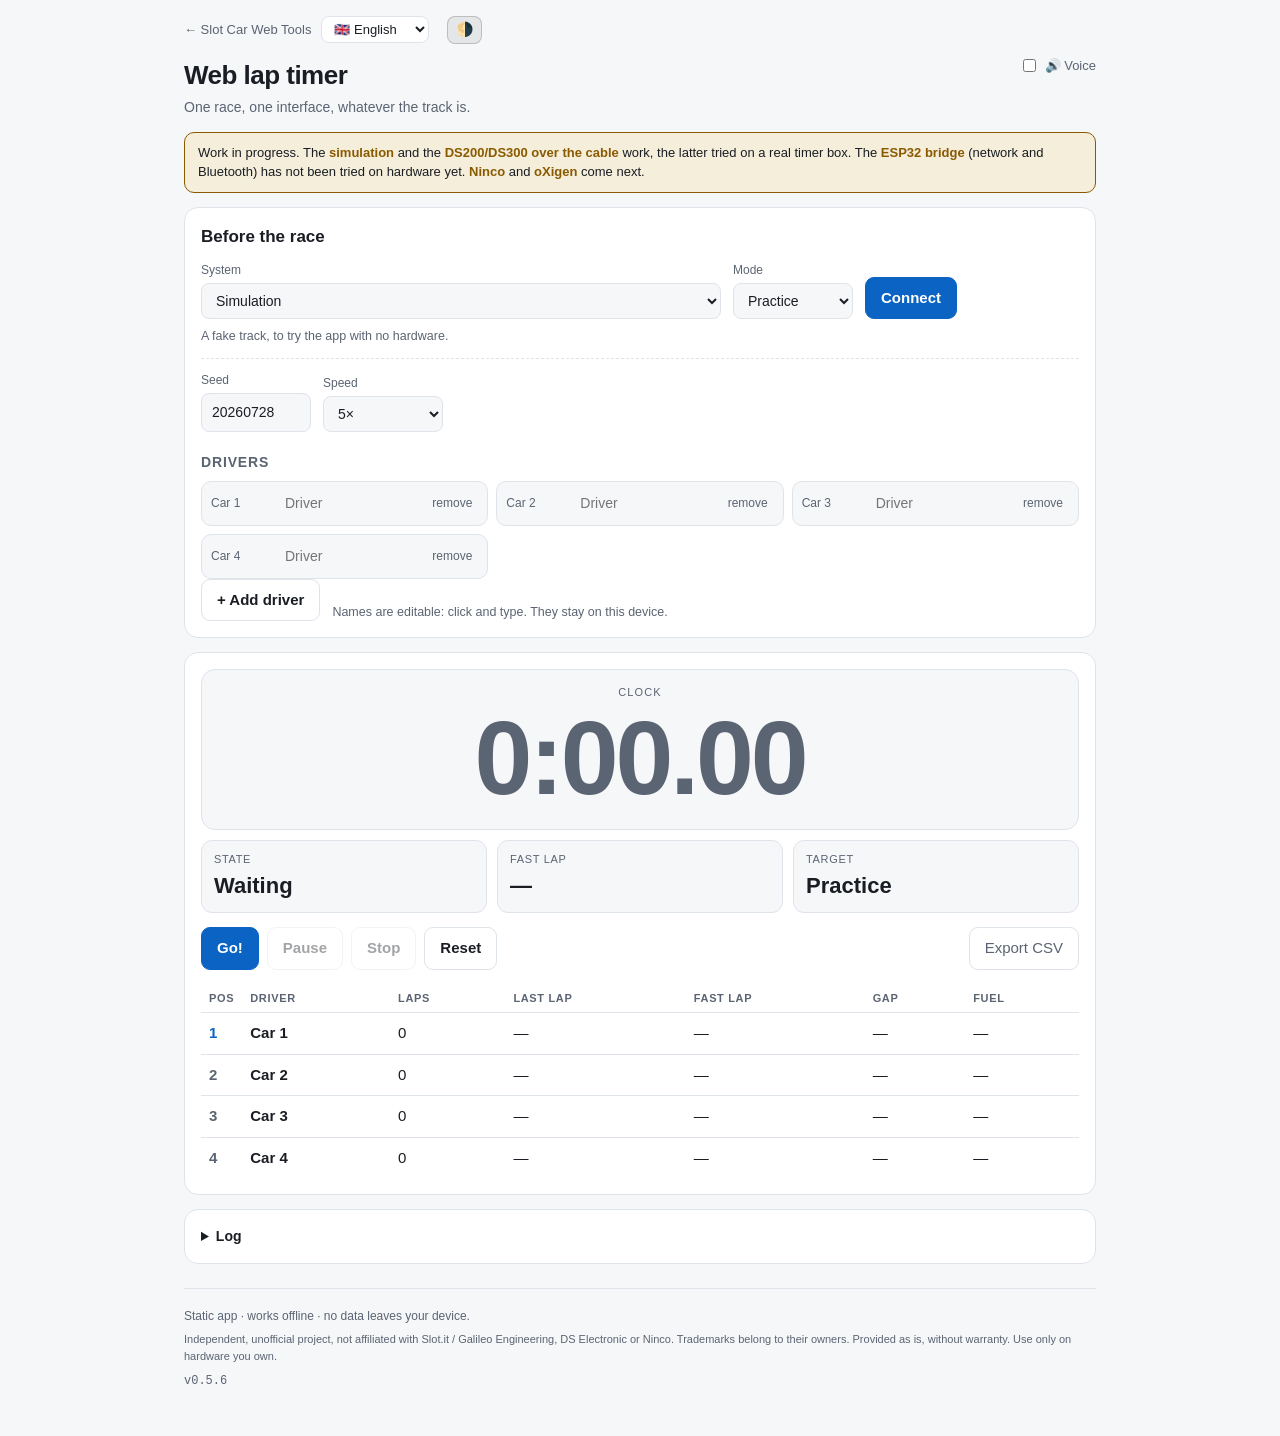
<file: web/cronometro/index.html>
<!doctype html>
<html lang="it">
<head>
<meta charset="utf-8">
<meta name="viewport" content="width=device-width, initial-scale=1">
<title>Cronometro web — Slot Car Web Tools</title>
<meta name="description" content="Cronometro e gestione gara per slot car digitali: pratica e GP a giri, classifica live, annunci vocali, multilingua. Funziona offline.">
<link rel="manifest" href="manifest.webmanifest">
<!-- La barra del browser segue il tema: non legge le variabili CSS, quindi i
     due fondi di ui.css stanno qui scritti per esteso. -->
<meta name="theme-color" media="(prefers-color-scheme: light)" content="#f6f7f9">
<meta name="theme-color" media="(prefers-color-scheme: dark)" content="#0b0f17">
<link rel="icon" href="icons/icon-192.png">
<link rel="apple-touch-icon" href="icons/icon-192.png">
<!-- ⚠️ ui.css ha la versione nel percorso perché questa app ha una cache
     cache-first: senza, chi l'ha già aperta resta sul foglio comune vecchio.
     È la STESSA versione dell'app, come tutte le altre query: un numero a parte
     (era `?v=2`) restava fermo mentre il foglio cambiava. Lo controlla
     check-versions.js. Le altre app passano dal service worker di radice, che è
     network-first. -->
<link rel="stylesheet" href="../ui.css?v=0.5.6">
<link rel="stylesheet" href="styles.css?v=0.5.6">
</head>
<body>
<!-- La fascia «Aggiorna» di tutte le pagine (ui.css). Qui il pulsante chiede al
     service worker la versione nuova (vedi app.js): con la cache-first
     ricaricare non basta. -->
<div id="upd" class="banner upd" hidden><span data-i18n="upd.text"></span> <button id="updBtn" type="button" data-i18n="upd.btn"></button></div>
<!-- Link di ritorno e selettore lingua stanno insieme in alto a SINISTRA, come
     su tutte le altre pagine (vedi ../i18n.js). L'interruttore della voce no:
     quello è una funzione dell'app, non della cornice. -->
<div class="topline">
  <a class="back" href="../" data-i18n="back">← Slot Car Web Tools</a>
  <select id="lang" class="langsel" data-i18n-title="lang_title"></select>
</div>

<header>
  <div class="titlebar">
    <div>
      <h1 data-i18n="app.title">Cronometro web</h1>
      <p class="sub" data-i18n="app.sub"></p>
    </div>
    <div class="tools">
      <label class="tog" data-i18n-title="voice_title">
        <input type="checkbox" id="tts"> <span data-i18n="voice">🔊</span>
      </label>
    </div>
  </div>
  <p class="note" id="wip" data-i18n-html="wip"></p>
</header>

<!-- ------------------------------- prima ---------------------------------- -->
<section class="card" id="setup">
  <h2 data-i18n="setup.title"></h2>

  <div class="row">
    <label class="fld">
      <span data-i18n="setup.system"></span>
      <select id="sys"></select>
    </label>
    <label class="fld" id="modeFld">
      <!-- Col DS200/DS300 la modalità NON si sceglie: la gara è programmata
           sulla centralina (a giri, a tempo, F1) e l'app riporta la sua. Al
           posto del menu compare quello che ha detto lei, e il "da dove arriva"
           sta NELL'ETICHETTA: una riga in più sotto il campo sfalsava tutta la
           fila, perché i campi si allineano in fondo. -->
      <span><span data-i18n="setup.mode"></span><i id="modeHint" hidden></i></span>
      <select id="mode"></select>
      <b id="progVal" class="fromBox" hidden>—</b>
    </label>
    <label class="fld" id="lapsFld">
      <span data-i18n="setup.laps"></span>
      <input id="laps" type="number" min="1" max="999" step="1" value="20" autocomplete="off">
    </label>
    <button id="connect" class="primary" data-i18n="btn.connect"></button>
  </div>
  <p class="hint" id="sysDesc"></p>

  <!-- Le opzioni del sistema scelto le disegna app.js da `def.options`: ogni
       sistema dichiara le sue e qui non c'è niente di cablato. -->
  <div class="row sub-row" id="sysOpts" hidden></div>

  <h3 data-i18n="setup.drivers"></h3>
  <div id="roster" class="roster"></div>
  <div class="row">
    <button id="addDriver" data-i18n="setup.addDriver"></button>
    <span class="hint" data-i18n="setup.driversHint"></span>
  </div>
  <p class="hint warn" id="slotNote" hidden></p>
</section>

<!-- ------------------------------- gara ----------------------------------- -->
<section class="card" id="race">
  <p class="note" id="raceNote" hidden></p>
  <!-- Il tempo di gara si guarda da lontano, mentre si corre attorno alla pista:
       è l'unico numero che merita tutta questa dimensione. Il colore segue lo
       stato, così si capisce a colpo d'occhio se sta correndo o è in pausa. -->
  <div class="clockpanel" id="clockPanel">
    <span class="lbl" data-i18n="info.clock"></span>
    <b id="clock">0:00.00</b>
  </div>
  <div class="bar">
    <div class="stat"><span data-i18n="info.state"></span><b id="stateVal">—</b></div>
    <div class="stat"><span data-i18n="info.best"></span><b id="bestVal">—</b></div>
    <div class="stat"><span data-i18n="info.target"></span><b id="targetVal">—</b></div>
  </div>

  <div class="ctrl">
    <button id="start" class="primary" data-i18n="btn.start"></button>
    <button id="pause" data-i18n="btn.pause"></button>
    <button id="stop" data-i18n="btn.stop"></button>
    <button id="reset" data-i18n="btn.reset"></button>
    <span class="spacer"></span>
    <button id="csv" class="ghost" data-i18n="btn.csv"></button>
  </div>
  <!-- Perché i comandi sono spenti: lo dice l'app, non lo deve indovinare l'utente. -->
  <p class="hint" id="ctrlNote" hidden></p>

  <!-- La classifica scorre da sola quando non ci sta: senza .tbwrap era la
       PAGINA a scorrere di lato, e si spostava tutto il resto con lei. -->
  <div class="tbwrap"><table class="board">
    <thead>
      <tr>
        <th data-i18n="hdr.pos"></th>
        <th data-i18n="hdr.driver"></th>
        <th data-i18n="hdr.laps"></th>
        <th data-i18n="hdr.last"></th>
        <th data-i18n="hdr.best"></th>
        <th class="gapCol" data-i18n="hdr.gap"></th>
        <th class="fuelCol" data-i18n="hdr.fuel"></th>
      </tr>
    </thead>
    <tbody id="board"></tbody>
  </table></div>
  <p class="hint" id="boardEmpty" data-i18n="tbl.empty"></p>
</section>

<details class="card">
  <summary data-i18n="log.title"></summary>
  <p class="hint" data-i18n="log.hint"></p>
  <div class="row"><button id="clearLog" class="ghost" data-i18n="btn.clear"></button></div>
  <pre id="log"></pre>
</details>

<footer>
  <p><button id="install" class="ghost" hidden data-i18n="install"></button></p>
  <p data-i18n="foot.text"></p>
  <p class="disc" data-i18n="foot.disc"></p>
  <p class="ver">v<span id="appver">0.5.6</span></p>
</footer>

<script src="i18n.js?v=0.5.6"></script>
<script src="race.js?v=0.5.6"></script>
<script src="sistemi/registry.js?v=0.5.6"></script>
<script src="sistemi/sim.js?v=0.5.6"></script>
<!-- Il decoder dei frame DS200/DS300 è quello del contagiri: un file solo,
     un solo posto dove correggerlo. -->
<script src="../ds200-ds300/ds200.js?v=0.5.6"></script>
<script src="sistemi/ds200.js?v=0.5.6"></script>
<!-- Il ponte ESP32 eredita da ds200.js: va caricato dopo. -->
<script src="sistemi/esp32.js?v=0.5.6"></script>
<script src="sistemi/ble.js?v=0.5.6"></script>
<script src="app.js?v=0.5.6"></script>
<script src="../tema.js?v=0.5.6"></script>
</body>
</html>
</file>
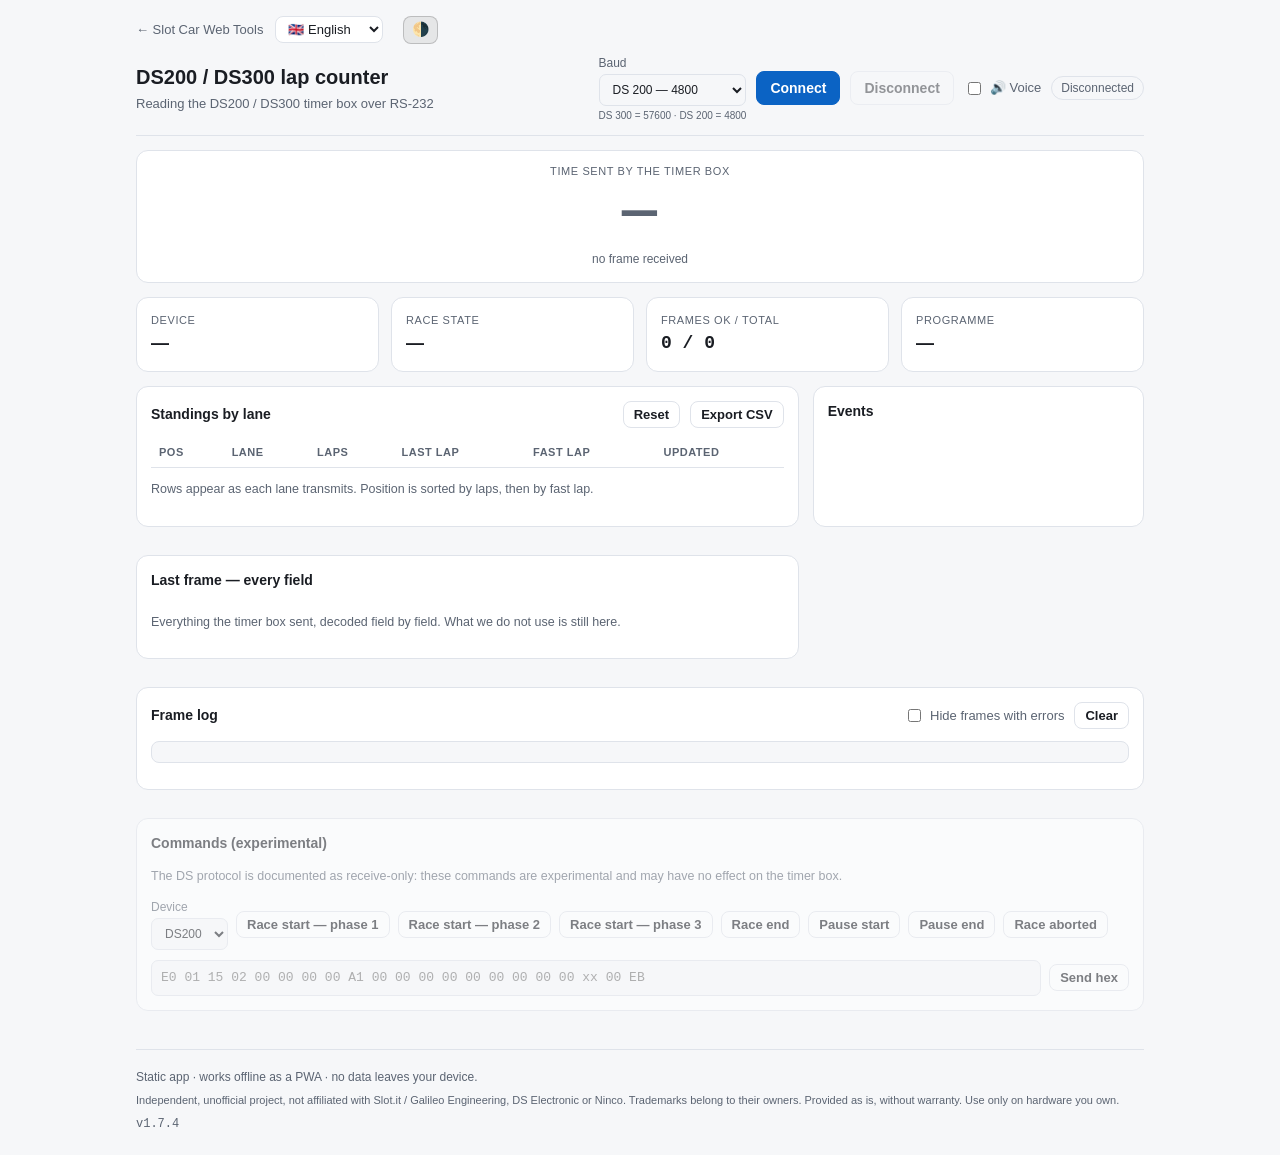
<file: web/ds200-ds300/index.html>
<!DOCTYPE html>
<html lang="it">
<head>
  <meta charset="UTF-8" />
  <meta name="viewport" content="width=device-width, initial-scale=1.0" />
  <!-- La barra del browser segue il tema: non legge le variabili CSS, quindi i
       due fondi di ui.css stanno qui scritti per esteso. -->
  <meta name="theme-color" media="(prefers-color-scheme: light)" content="#f6f7f9">
  <meta name="theme-color" media="(prefers-color-scheme: dark)" content="#0b0f17">
  <meta name="description" content="Lettura seriale delle centraline slot car DS200/DS300 — Web Serial / PWA." />
  <title>Contagiri DS200 / DS300 — Slot Car Web Tools</title>
  <link rel="manifest" href="manifest.webmanifest" />
  <link rel="icon" href="icons/icon-192.png" />
  <link rel="apple-touch-icon" href="icons/icon-192.png" />
  <!-- ⚠️ ui.css ha la versione nel percorso perché questa app ha una cache
       cache-first: senza, chi l'ha già aperta resta sul foglio comune vecchio.
       È la stessa versione dell'app (lo controlla check-versions.js): un numero
       a parte restava fermo mentre il foglio cambiava. -->
  <link rel="stylesheet" href="../ui.css?v=1.7.4" />
  <link rel="stylesheet" href="styles.css?v=1.7.4" />
</head>
<body class="app">
  <!-- La fascia «Aggiorna» di tutte le pagine. Qui il pulsante chiede al service
       worker la versione nuova (vedi app.js): con la cache-first ricaricare non
       basta. -->
  <div id="upd" class="banner upd" hidden><span data-i18n="upd.text"></span> <button id="updBtn" type="button" data-i18n="upd.btn"></button></div>
  <!-- Il selettore lingua sta in alto a sinistra come su tutte le altre pagine.
       Prima era nella riga di connessione accanto al baud: ma la lingua non è
       un'impostazione della centralina, è della cornice. -->
  <!-- Link di ritorno e lingua in alto a sinistra, come su tutte le altre
       pagine. Prima il ritorno stava in fondo: era l'unica app a farlo, e
       chi voleva tornare indietro doveva scorrere fino al piede. -->
  <div class="langline">
    <a class="back" href="../">← Slot Car Web Tools</a>
    <!-- Niente più <label> con il globo attorno: il selettore è quello di tutte
         le altre pagine (`.langsel` in ui.css), e il globo era l'unica
         differenza visibile. -->
    <select id="lang" class="langsel" data-i18n-title="lang_title" title="Lingua"
            data-i18n-no="i nomi delle lingue si scrivono ciascuno nella sua lingua">
      <!-- ⚠️ Su Windows le bandierine non esistono nel font di sistema e si
           vedono le due lettere (IT, EN…): per questo accanto resta il nome. -->
      <option value="it">🇮🇹 Italiano</option>
      <option value="en">🇬🇧 English</option>
      <option value="es">🇪🇸 Español</option>
      <option value="fr">🇫🇷 Français</option>
      <option value="de">🇩🇪 Deutsch</option>
    </select>
  </div>
  <header class="topbar">
    <div class="brand">
      <div>
        <h1 data-i18n="app.title">Contagiri DS200 / DS300</h1>
        <small id="device-line" data-i18n="subtitle">Lettura della centralina DS200 / DS300 via RS-232</small>
      </div>
    </div>

    <div class="conn">
      <label class="baud" title="DS200: 4800 · DS300: 57600">
        <span data-i18n="baud">Baud</span>
        <select id="baud" autocomplete="off" data-i18n-no="modelli e velocità della seriale: uguali in ogni lingua">
          <option value="57600">DS 300 — 57600</option>
          <option value="4800" selected>DS 200 — 4800</option>
          <option value="9600">9600 (test)</option>
          <option value="19200">19200 (test)</option>
          <option value="38400">38400 (test)</option>
          <option value="115200">115200 (test)</option>
        </select>
        <small class="baudhint">DS 300 = 57600 · DS 200 = 4800</small>
      </label>

      <button id="connect" class="btn primary" data-i18n="connect">Connetti</button>
      <button id="disconnect" class="btn" disabled data-i18n="disconnect">Disconnetti</button>
      <label class="chk" id="tts-label" data-i18n-title="voice_title" title="Annuncio vocale dei risultati">
        <input type="checkbox" id="tts" /> <span data-i18n="voice">🔊 Voce</span>
      </label>
      <span id="status" class="pill">—</span>
    </div>
  </header>

  <p id="nosupport" class="banner error" hidden data-i18n="nosupport">
    Questo browser non supporta la Web Serial API.
  </p>

  <!-- Il numero grande NON è un cronometro: è l'ultimo tempo che la centralina
       ha TRASMESSO, e sta fermo finché non ne arriva un altro. Sotto, da quanto
       tempo non arriva niente: è il segno vitale del collegamento. -->
  <section class="clockwrap">
    <span class="k" data-i18n="clock.k">Tempo trasmesso dalla centralina</span>
    <b id="clock" class="bigclock mono idle" aria-live="polite">—</b>
    <span id="link" class="link" data-i18n="link.none">nessun frame ricevuto</span>
  </section>

  <section class="cards">
    <div class="card stat"><span class="k" data-i18n="stat.device">Dispositivo</span><span id="dev" class="v">—</span></div>
    <div class="card stat"><span class="k" data-i18n="stat.race">Stato gara</span><span id="race-state" class="v">—</span></div>
    <div class="card stat"><span class="k" data-i18n="stat.frames">Frame ok / tot</span><span id="counters" class="v mono">0 / 0</span></div>
    <div class="card stat"><span class="k" data-i18n="stat.prog">Programma</span><span id="prog" class="v">—</span></div>
  </section>

  <main class="grid">
    <section class="card">
      <div class="card-head">
        <h2 data-i18n="lb.title">Classifica per corsia</h2>
        <div class="card-actions">
          <button id="reset" class="btn small" data-i18n="btn.reset">Azzera</button>
          <button id="export" class="btn small" data-i18n="btn.export">Export CSV</button>
        </div>
      </div>
      <div class="tbwrap"><table class="leaderboard">
        <thead>
          <tr>
            <th data-i18n="th.pos">Pos</th><th data-i18n="th.lane">Corsia</th><th data-i18n="th.laps">Giri</th>
            <th data-i18n="th.last">Ultimo giro</th><th data-i18n="th.fast">Giro veloce</th><th data-i18n="th.updated">Aggiornato</th>
          </tr>
        </thead>
        <tbody id="lanes"></tbody>
      </table></div>
      <p class="hint" data-i18n="lb.hint">Le righe compaiono man mano che ogni corsia trasmette.</p>
    </section>

    <section class="card">
      <div class="card-head"><h2 data-i18n="events.title">Eventi</h2></div>
      <ul id="events" class="events"></ul>
    </section>

    <!-- Un debugger deve mostrare TUTTO quello che è arrivato, non un riassunto:
         qui c'è ogni campo dell'ultimo frame, anche quelli che non usiamo. -->
    <section class="card">
      <div class="card-head"><h2 data-i18n="fields.title">Ultimo frame — tutti i campi</h2></div>
      <div class="tbwrap"><table id="fields"><tbody></tbody></table></div>
      <p class="hint" data-i18n="fields.hint"></p>
    </section>

    <section class="card wide">
      <div class="card-head">
        <h2 data-i18n="log.title">Log frame</h2>
        <div class="card-actions">
          <label class="chk"><input type="checkbox" id="hideInvalid" /> <span data-i18n="log.hideInvalid">Nascondi frame con errori</span></label>
          <button id="clearlog" class="btn small" data-i18n="btn.clear">Pulisci</button>
        </div>
      </div>
      <pre id="log" class="log"></pre>
    </section>

    <section class="card wide" id="cmd-card">
      <div class="card-head">
        <h2 data-i18n="cmd.title">Comandi (sperimentale)</h2>
        <span id="cmdStatus" class="muted"></span>
      </div>
      <p class="hint" data-i18n="cmd.warn">Il protocollo è documentato solo in ricezione: questi comandi sono sperimentali.</p>
      <div class="cmdrow">
        <label class="baud"><span data-i18n="stat.device">Dispositivo</span>
          <select id="cmdDev" data-i18n-no="nomi dei modelli"><option value="2">DS200</option><option value="3">DS300</option></select>
        </label>
        <button class="btn small cmd" data-cmd="0xA1" data-i18n="func.start_race_phase_1">Start fase 1</button>
        <button class="btn small cmd" data-cmd="0xA2" data-i18n="func.start_race_phase_2">Start fase 2</button>
        <button class="btn small cmd" data-cmd="0xA3" data-i18n="func.start_race_phase_3">Start fase 3</button>
        <button class="btn small cmd" data-cmd="0xA4" data-i18n="func.end_race">Fine gara</button>
        <button class="btn small cmd" data-cmd="0xA5" data-i18n="func.start_pause">Pausa</button>
        <button class="btn small cmd" data-cmd="0xA6" data-i18n="func.end_pause">Fine pausa</button>
        <button class="btn small cmd" data-cmd="0xA7" data-i18n="func.abort_race">Annulla</button>
      </div>
      <div class="cmdrow">
        <input id="cmdHex" class="cmdhex" placeholder="E0 01 15 02 00 00 00 00 A1 00 00 00 00 00 00 00 00 00 xx 00 EB" />
        <button id="cmdSend" class="btn small" data-i18n="cmd.send">Invia</button>
      </div>
    </section>
  </main>

  <!-- Il piè di tutte le pagine (ui.css): cosa è l'app, il disclaimer, in
       fondo la versione che sta girando. -->
  <footer>
    <p><span data-i18n="footer.text">App statica · funziona offline come PWA · nessun dato lascia il dispositivo.</span> <span id="install-hint"></span></p>
    <p class="disc" data-i18n="foot.disc"></p>
    <p class="ver" id="version"></p>
  </footer>

  <script src="i18n.js?v=1.7.4"></script>
  <script src="ds200.js?v=1.7.4"></script>
  <script src="app.js?v=1.7.4"></script>
<script src="../tema.js?v=1.7.4"></script>
</body>
</html>
</file>
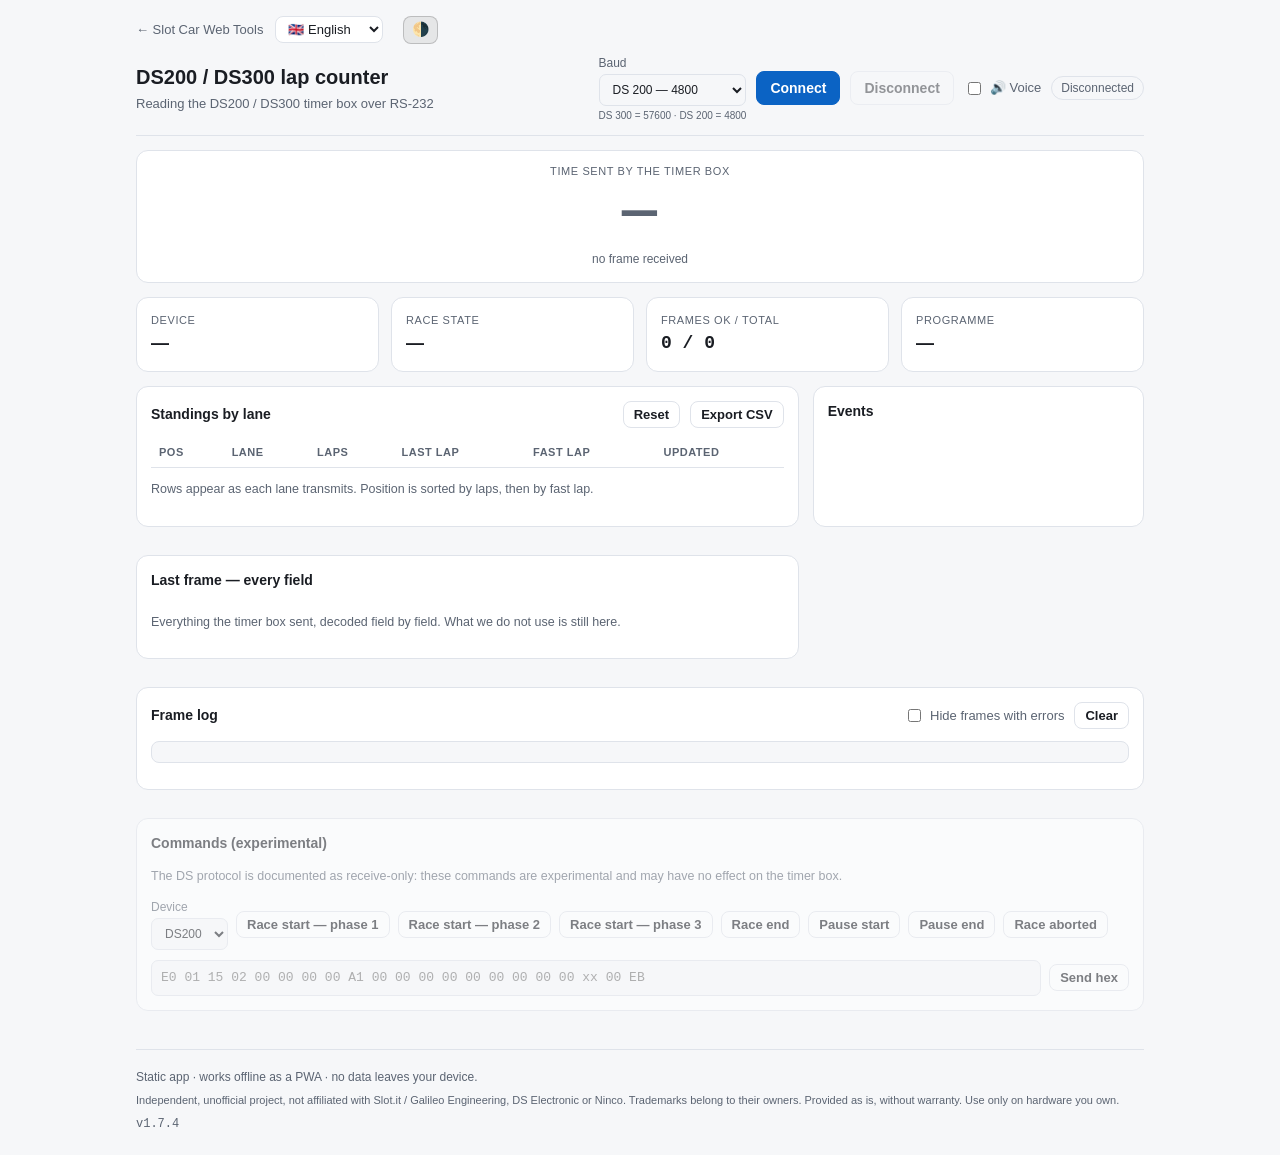
<file: web/ds200/index.html>
<!doctype html>
<html lang="it">
<head>
<meta charset="utf-8">
<meta name="viewport" content="width=device-width, initial-scale=1">
<title>Spostato → Contagiri DS200 / DS300</title>
<meta name="robots" content="noindex">
<link rel="canonical" href="../ds200-ds300/">
<meta http-equiv="refresh" content="3; url=../ds200-ds300/">
<style>
  /* stile-autonomo: questa pagina disinstalla un service worker CACHE-FIRST e
     poi reindirizza. Non può dipendere da ../ui.css: il foglio arriverebbe
     proprio dal service worker che stiamo togliendo, e se la cache è vecchia
     o rotta la pagina resta senza stile — o peggio, non si vede. Sette colori
     scritti a mano sono il prezzo di una rete di sicurezza che non ha reti di
     sicurezza. Si cancella tutto insieme quando si cancella la pagina. */
  :root{color-scheme:light dark}
  body{margin:0;min-height:100vh;display:flex;align-items:center;justify-content:center;
       font:16px/1.6 -apple-system,Segoe UI,Roboto,sans-serif;background:#0f1115;color:#e9edf3;padding:24px}
  @media (prefers-color-scheme:light){body{background:#f6f7f9;color:#1a1d23}}
  .box{max-width:460px;text-align:center}
  a{display:inline-block;background:#5db0ff;color:#04121f;text-decoration:none;font-weight:700;
    padding:10px 18px;border-radius:10px;margin-top:14px}
  small{display:block;margin-top:14px;color:#8a94a6;font-size:13px}
</style>
</head>
<body>
  <div class="box">
    <h1>⏱️ Il contagiri si è spostato</h1>
    <p>Ora sta in <b>ds200-ds300/</b>, e l'installer dell'ESP32 ha una pagina sua.</p>
    <a href="../ds200-ds300/">Vai al contagiri →</a>
    <small>Reindirizzamento in corso…</small>
  </div>
<script>
/* Questa pagina esiste SOLO come rete di sicurezza, e si può cancellare fra qualche mese.
   L'app stava qui ed è una PWA con service worker CACHE-FIRST: chi l'aveva aperta ha un SW
   registrato su questo percorso che continuerebbe a servire la copia in cache, senza mai
   vedere che l'app si è spostata. Quindi prima lo disinstalliamo e buttiamo le sue cache.

   ⚠️ SOLO le sue. Il dominio ospita il resto del sito (e altri siti): prima qui si
   disinstallavano TUTTI i service worker dell'origine e si svuotavano TUTTE le cache,
   compresa quella del Cronometro web — che offline poi non si apriva più.
   - service worker: solo quello con lo scope che finisce in /ds200/;
   - cache: solo quelle che iniziano con `ds200-` (la vecchia app le chiamava
     `ds200-v…`), ma NON `ds200-ds300-…`, che sono dell'app nuova. */
function nostraCache(k) { return k.indexOf("ds200-") === 0 && k.indexOf("ds200-ds300-") !== 0; }
var jobs = [];
try {
  if ("serviceWorker" in navigator) {
    jobs.push(navigator.serviceWorker.getRegistrations()
      .then(function (rs) {
        return Promise.all(rs.filter(function (r) { return /\/ds200\/$/.test(r.scope); })
                             .map(function (r) { return r.unregister(); }));
      })
      .catch(function () {}));
  }
  if (window.caches && caches.keys) {
    jobs.push(caches.keys()
      .then(function (ks) { return Promise.all(ks.filter(nostraCache).map(function (k) { return caches.delete(k); })); })
      .catch(function () {}));
  }
} catch (e) {}
var done = false;
function go(){ if (!done) { done = true; location.replace("../ds200-ds300/"); } }
Promise.all(jobs).then(go).catch(go);
setTimeout(go, 2000);   /* non restiamo appesi se qualcosa non risponde */
</script>
</body>
</html>
</file>
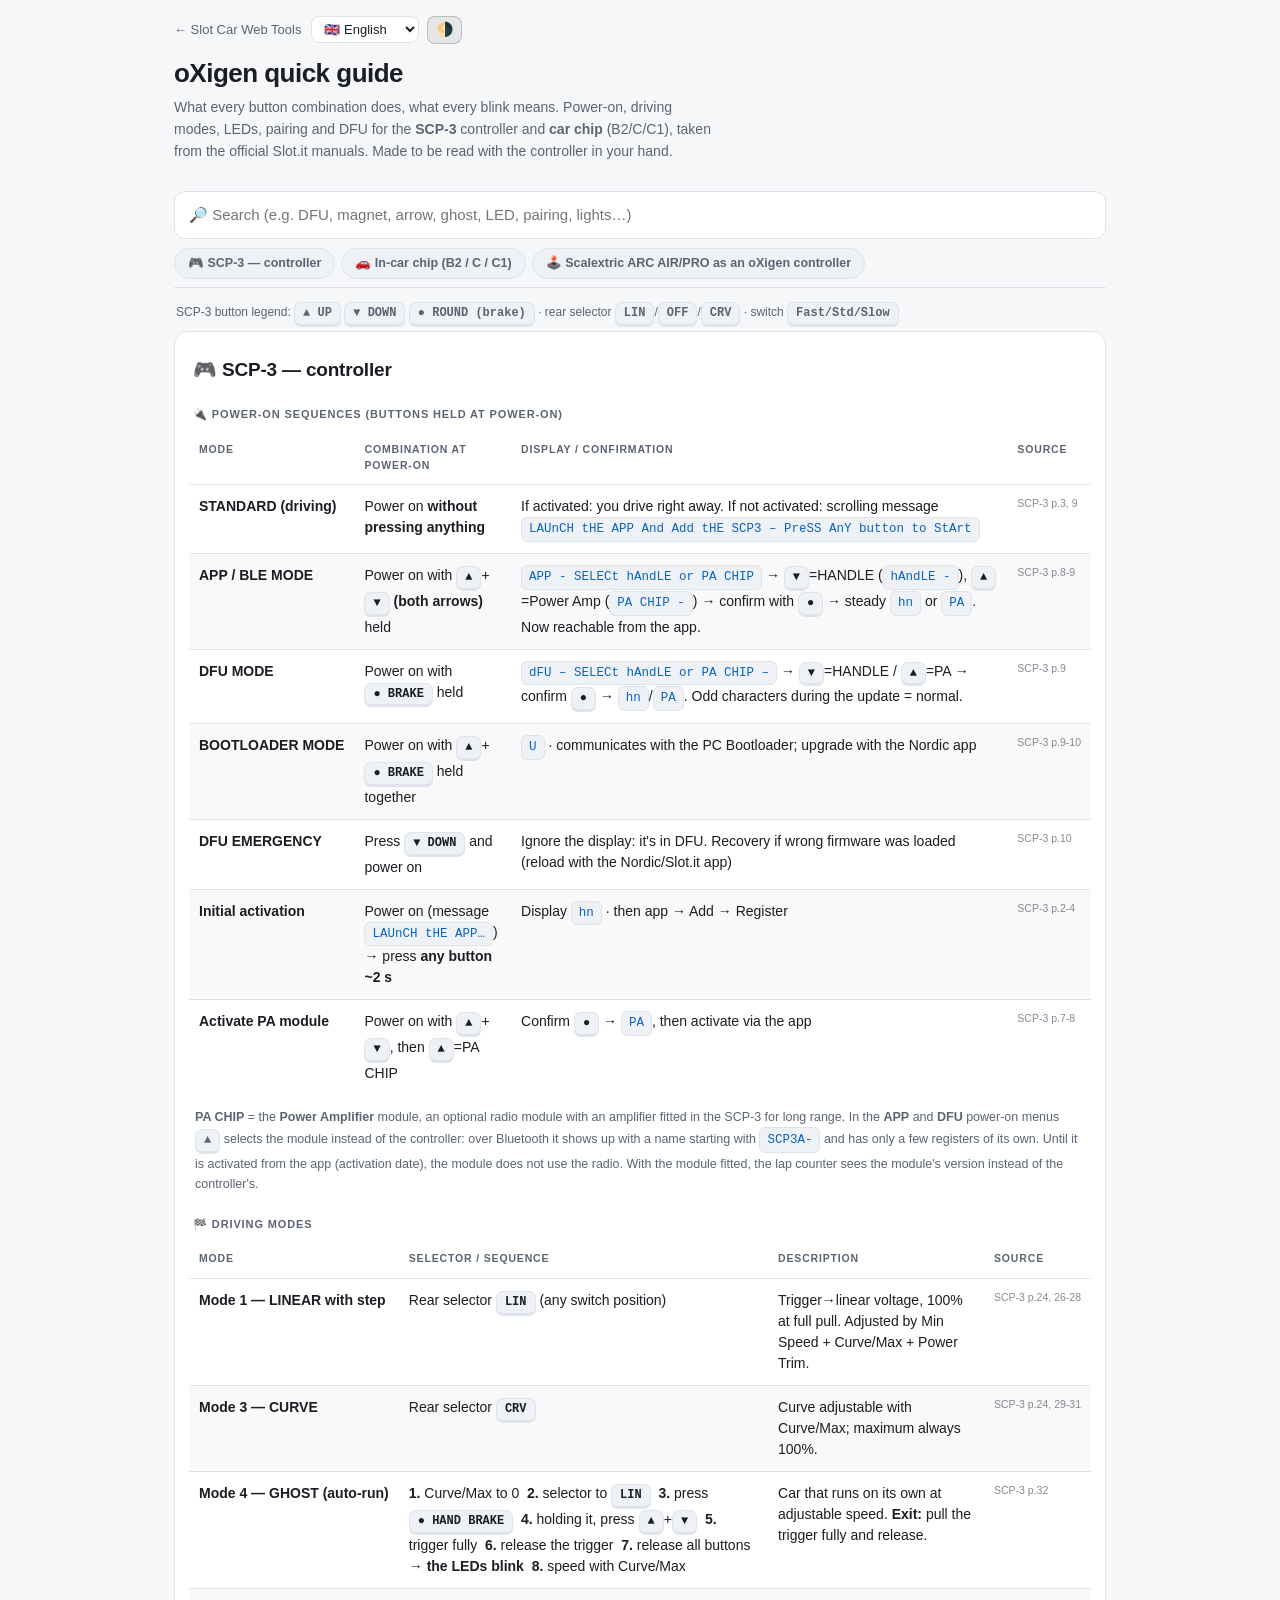
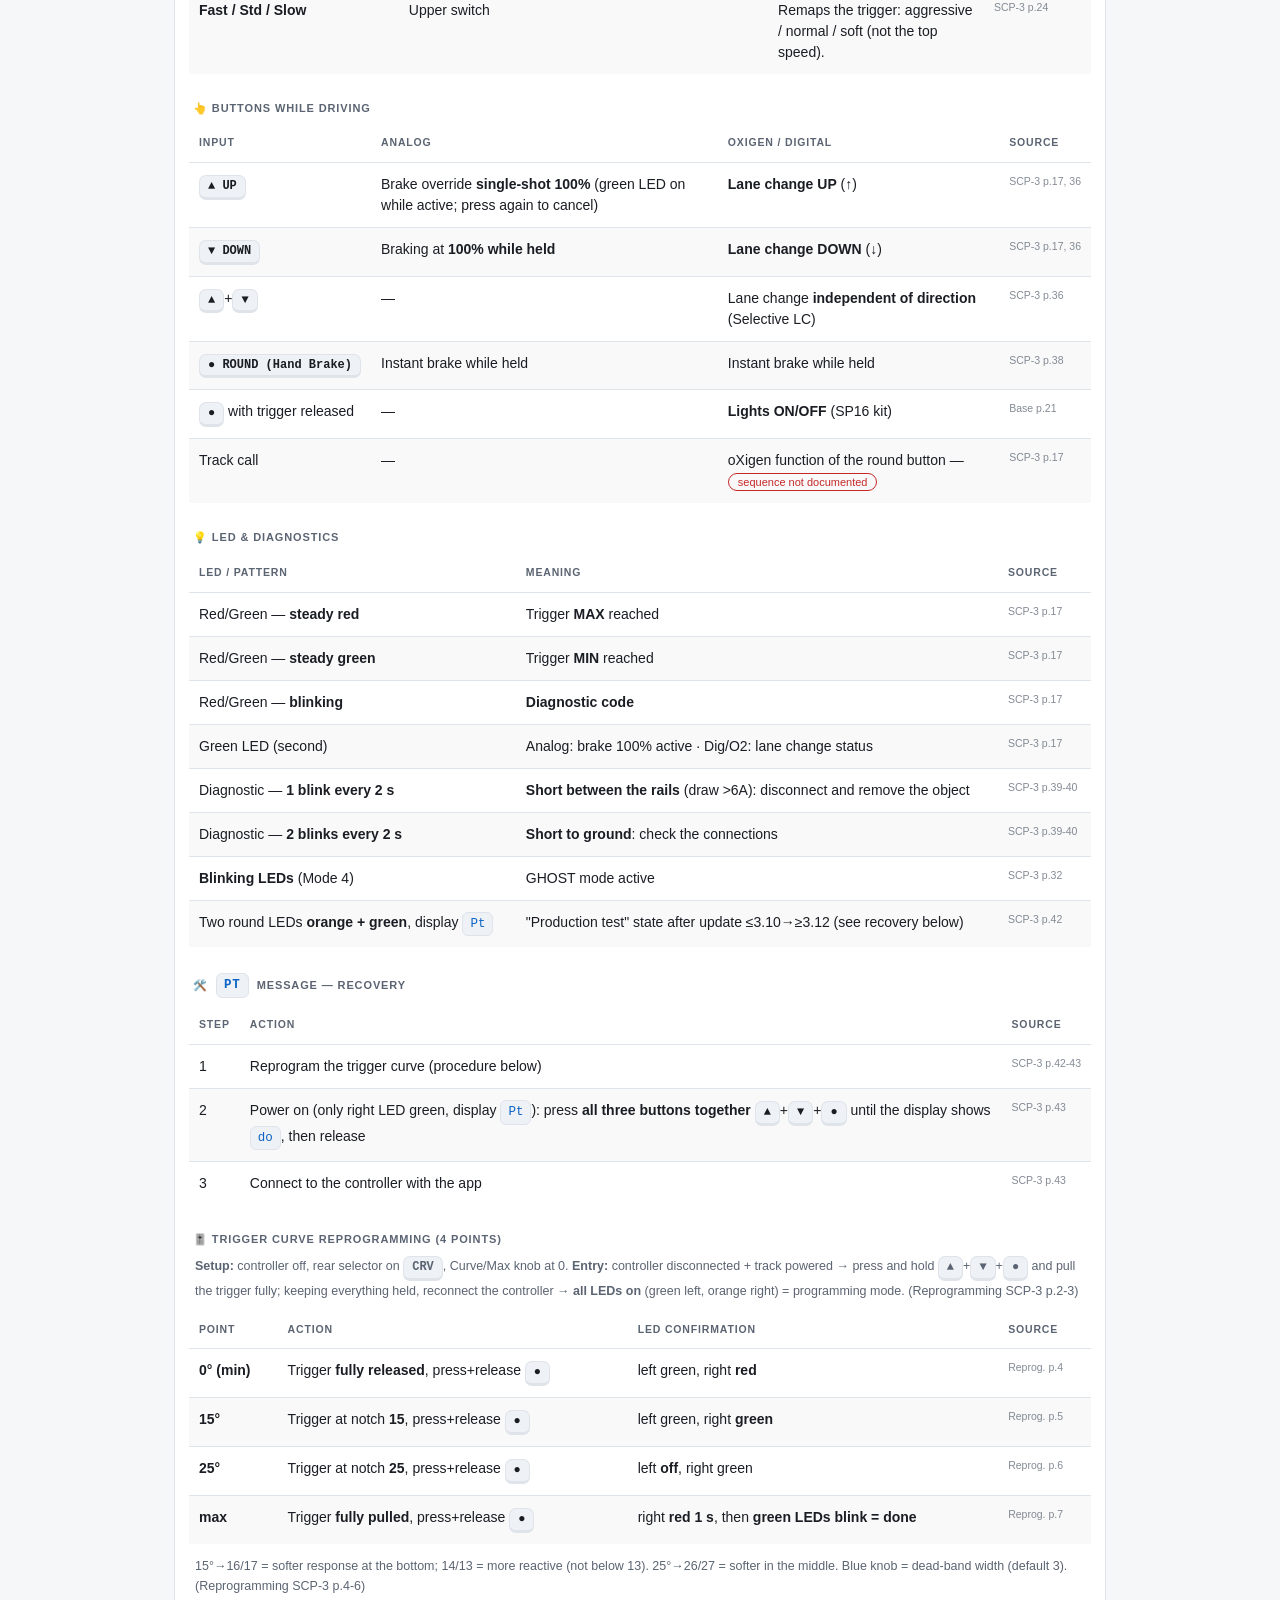
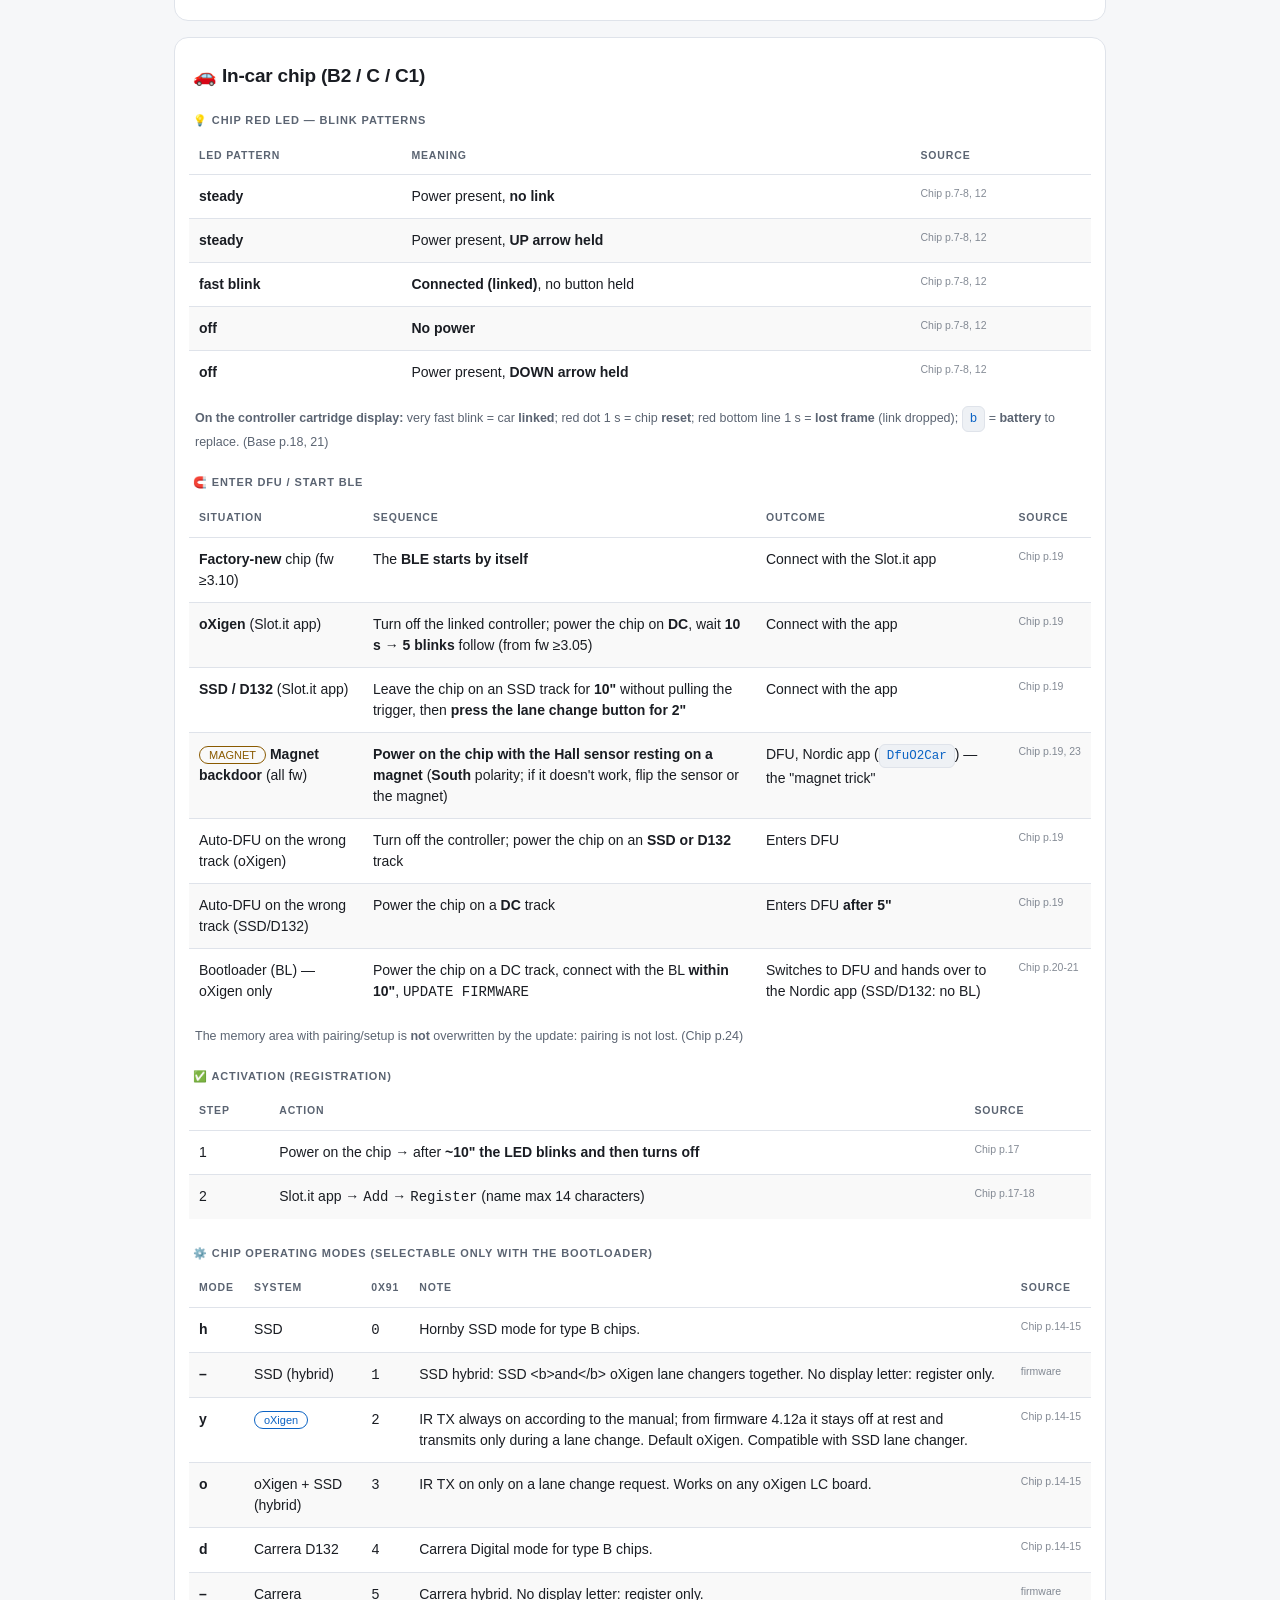
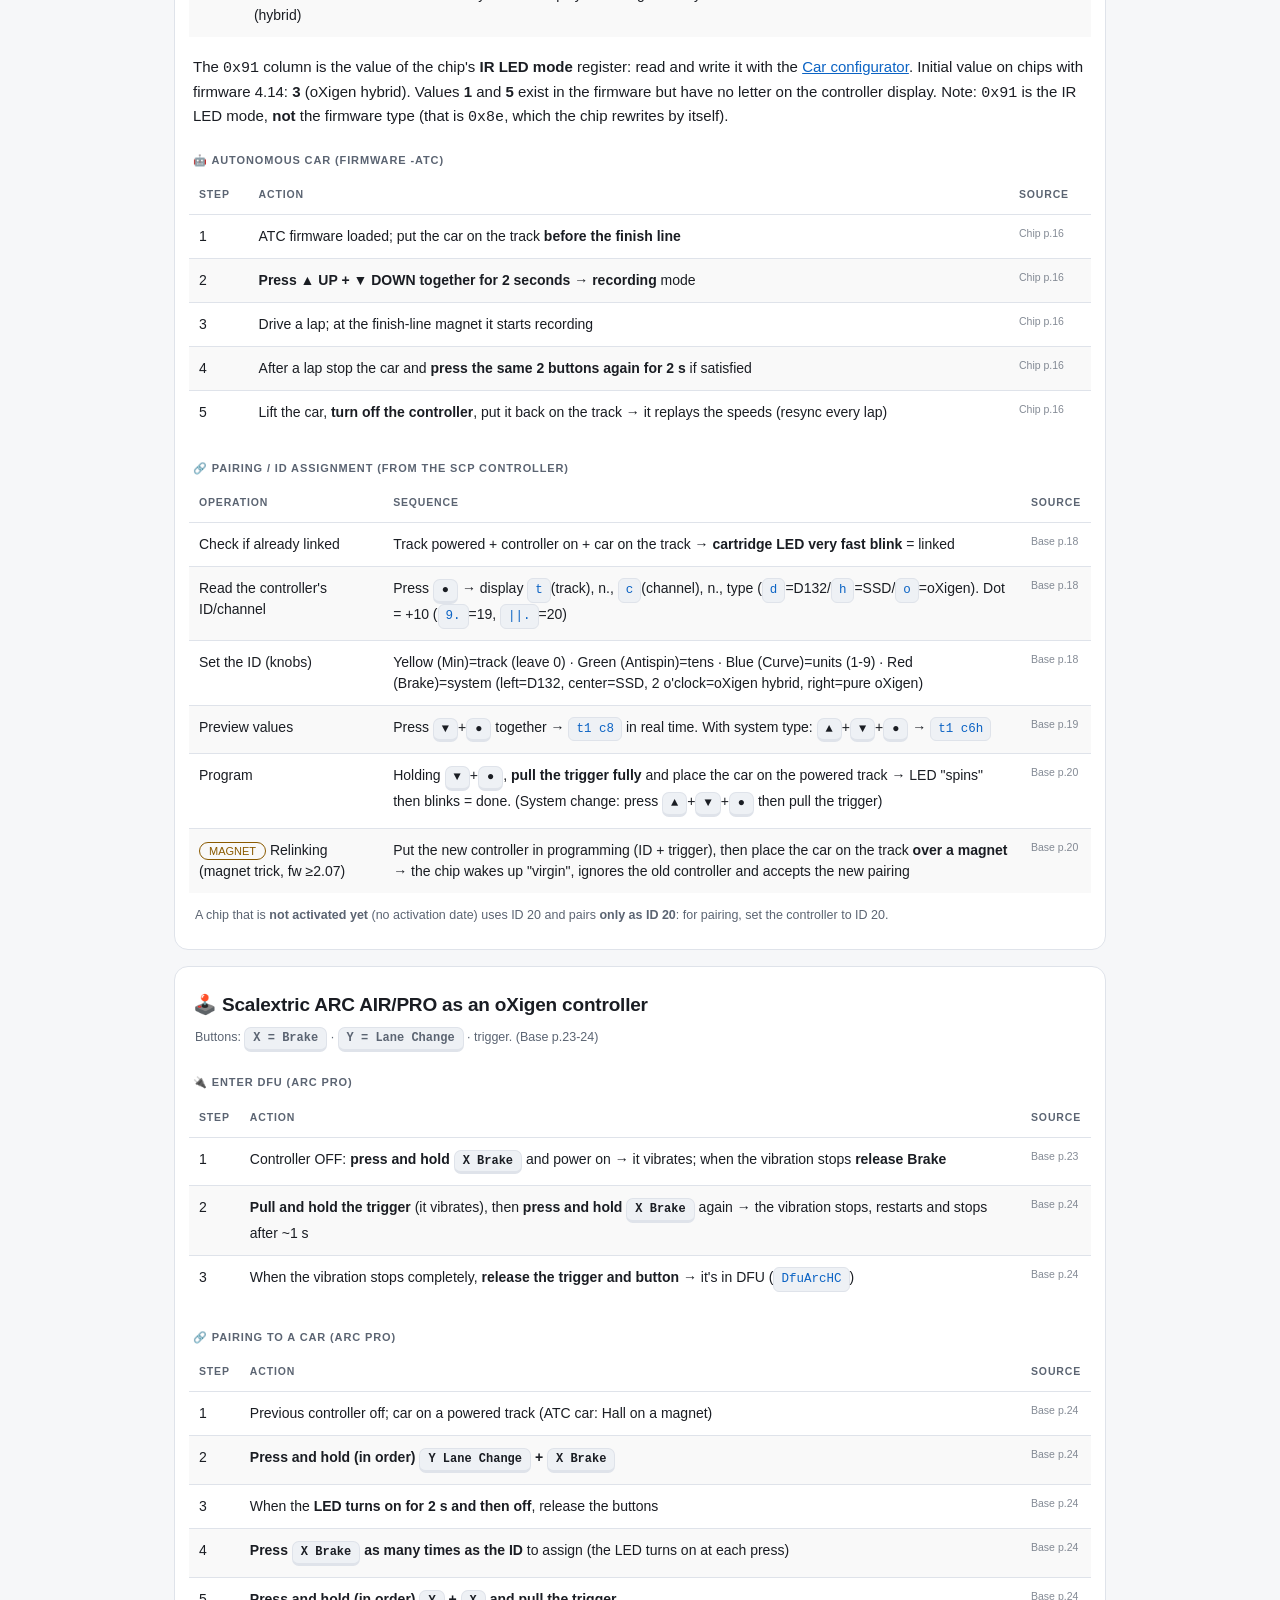
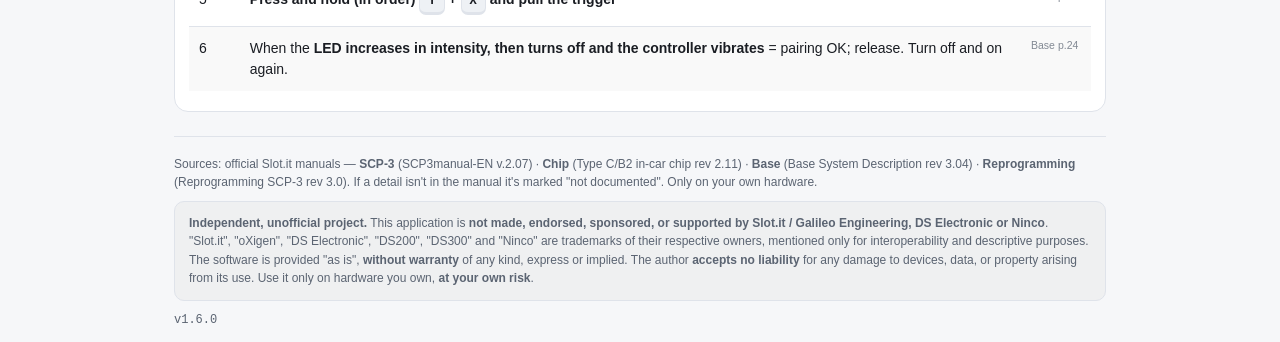
<file: web/guida-oxigen/index.html>
<!doctype html>
<html lang="it">
<head>
<meta charset="utf-8">
<meta name="viewport" content="width=device-width, initial-scale=1">
<meta http-equiv="Cache-Control" content="no-cache, must-revalidate">
<title data-i18n="h1">Guida rapida oXigen — Slot Car Web Tools</title>
<link rel="stylesheet" href="../ui.css">
<style>
  /* La tavolozza arriva da ../ui.css: qui c'è solo il layout di questa pagina. */
  body{padding:16px 14px 40px;max-width:960px}

  header{margin:10px 0 18px}
  h1{font-size:26px;margin:6px 0 3px;letter-spacing:-.02em}
  .sub{color:var(--mut);margin:0;font-size:14px;line-height:1.6;max-width:70ch}

  /* Ricerca e indice viaggiano insieme e restano appiccicati in alto: è una
     pagina che si consulta mentre si tengono le mani sul controller. */
  .finder{position:sticky;top:0;z-index:5;background:var(--bg);
          padding:10px 0 8px;margin-bottom:6px;border-bottom:1px solid var(--bd)}
  #search{width:100%;background:var(--card);color:var(--fg);border:1px solid var(--bd);
          border-radius:11px;padding:12px 14px;font:inherit;font-size:15px}
  #search:focus{outline:2px solid var(--acc);outline-offset:1px;border-color:var(--acc)}
  .toc{display:flex;flex-wrap:wrap;gap:6px;margin:9px 0 0}
  .toc a{font-size:12.5px;font-weight:600;color:var(--mut);text-decoration:none;
         background:var(--chip);border:1px solid var(--bd);border-radius:20px;padding:5px 13px}
  .toc a:hover{border-color:var(--acc);color:var(--acc)}
  .legend{font-size:12px;color:var(--mut);margin:12px 2px 4px;line-height:2}

  .card{background:var(--card);border:1px solid var(--bd);border-radius:14px;
        padding:4px 18px 16px;margin-bottom:16px}
  .sect{scroll-margin-top:96px}
  h2{font-size:19px;margin:20px 0 6px;display:flex;align-items:center;gap:9px;letter-spacing:-.01em}
  .cardtitle{font-size:11px;text-transform:uppercase;letter-spacing:.08em;color:var(--mut);
             font-weight:700;margin:22px 0 6px;display:flex;align-items:center;gap:8px}

  code,kbd{font-family:ui-monospace,Menlo,monospace}
  /* I tasti si vedono come tasti: è metà del senso di questa pagina. */
  kbd{background:var(--chip);border:1px solid var(--bd);border-bottom-width:3px;
      border-radius:7px;padding:2px 8px;font-size:12px;font-weight:600;white-space:nowrap;
      display:inline-block;line-height:1.4}
  .disp{font-family:ui-monospace,Menlo,monospace;background:var(--chip);border:1px solid var(--bd);
        border-radius:6px;padding:2px 7px;font-size:12.5px;color:var(--acc);white-space:nowrap;
        display:inline-block}

  .tbwrap{overflow-x:auto;-webkit-overflow-scrolling:touch;margin:0 -4px}
  table{border-collapse:collapse;width:100%;font-size:14px;margin:2px 0 4px}
  td,th{padding:11px 10px;text-align:left;vertical-align:top}
  th{color:var(--mut);font-weight:700;font-size:10.5px;text-transform:uppercase;
     letter-spacing:.08em;border-bottom:1px solid var(--bd)}
  tbody tr{border-bottom:1px solid var(--bd)}
  tbody tr:last-child{border-bottom:0}
  tbody tr:nth-child(even){background:rgba(127,127,127,.045)}
  tr.hid{display:none}
  .mode{font-weight:700;white-space:nowrap}
  /* La fonte serve, ma non deve competere col contenuto. */
  .src{color:var(--mut);font-size:10.5px;white-space:nowrap;opacity:.75}

  /* Didascalia: una riga piccola e smorzata sotto una tabella. Si chiamava
     `.note`, cioè come il riquadro giallo di ui.css, e per non ereditarne
     sfondo e bordo andava azzerata per intero. Due cose diverse con lo stesso
     nome sono una trappola che si ripaga da sola: ora ha il suo. */
  .cap{font-size:12.5px;color:var(--mut);margin:8px 2px;line-height:1.6}

  .tag{font-size:11px;padding:2px 9px;border-radius:20px;border:1px solid var(--bd);color:var(--mut)}
  .tag.o2{color:var(--acc);border-color:var(--acc)}
  .tag.dfu{color:var(--warn);border-color:var(--warn)}
  .tag.na{color:var(--err);border-color:var(--err)}
  mark{background:var(--warn);color:var(--warnfg);border-radius:3px;padding:0 2px}
  .nores{display:none;color:var(--mut);padding:16px 2px;font-size:14px}

  @media (max-width:560px){
    h1{font-size:22px}
    .card{padding:4px 12px 14px}
    td,th{padding:9px 6px;font-size:13.5px}
  }
</style>
</head>
<body>
  <div id="upd" class="banner upd" hidden><span data-i18n="updateAvail"></span> <button onclick="reloadFresh()" data-i18n="updateBtn"></button></div>
  <a class="back" href="../">← Slot Car Web Tools</a>
  <header>
    <h1 data-i18n="h1"></h1>
    <p class="sub" data-i18n-html="sub"></p>
  </header>

  <div class="finder">
    <input id="search" type="search" data-i18n-attr="placeholder:searchPh" autocomplete="off">
    <div class="toc" id="toc"></div>
  </div>
  <div class="legend" data-i18n-html="legend"></div>
  <div class="nores" id="nores" data-i18n="nores"></div>

<!-- ============================ SCP-3 ============================ -->
<div class="card sect" id="scp3">
  <h2 data-i18n="scp3_h2"></h2>

  <p class="cardtitle" data-i18n="scp3_pwr_title"></p>
  <div class="tbwrap"><table>
    <thead><tr><th data-i18n="th_mode"></th><th data-i18n="scp3_pwr_th2"></th><th data-i18n="scp3_pwr_th3"></th><th data-i18n="th_source"></th></tr></thead>
    <tbody>
      <tr><td class="mode" data-i18n="scp3_pwr_r1_mode"></td><td data-i18n-html="scp3_pwr_r1_combo"></td><td data-i18n-html="scp3_pwr_r1_disp"></td><td class="src">SCP-3 p.3, 9</td></tr>
      <tr><td class="mode">APP / BLE MODE</td><td data-i18n-html="scp3_pwr_r2_combo"></td><td data-i18n-html="scp3_pwr_r2_disp"></td><td class="src">SCP-3 p.8-9</td></tr>
      <tr><td class="mode">DFU MODE</td><td data-i18n-html="scp3_pwr_r3_combo"></td><td data-i18n-html="scp3_pwr_r3_disp"></td><td class="src">SCP-3 p.9</td></tr>
      <tr><td class="mode">BOOTLOADER MODE</td><td data-i18n-html="scp3_pwr_r4_combo"></td><td data-i18n-html="scp3_pwr_r4_disp"></td><td class="src">SCP-3 p.9-10</td></tr>
      <tr><td class="mode">DFU EMERGENCY</td><td data-i18n-html="scp3_pwr_r5_combo"></td><td data-i18n-html="scp3_pwr_r5_disp"></td><td class="src">SCP-3 p.10</td></tr>
      <tr><td class="mode" data-i18n="scp3_pwr_r6_mode"></td><td data-i18n-html="scp3_pwr_r6_combo"></td><td data-i18n-html="scp3_pwr_r6_disp"></td><td class="src">SCP-3 p.2-4</td></tr>
      <tr><td class="mode" data-i18n="scp3_pwr_r7_mode"></td><td data-i18n-html="scp3_pwr_r7_combo"></td><td data-i18n-html="scp3_pwr_r7_disp"></td><td class="src">SCP-3 p.7-8</td></tr>
    </tbody>
  </table></div>
  <p class="cap" data-i18n-html="scp3_pa_note"></p>

  <p class="cardtitle" data-i18n="scp3_drive_title"></p>
  <div class="tbwrap"><table>
    <thead><tr><th data-i18n="th_mode"></th><th data-i18n="scp3_drive_th2"></th><th data-i18n="scp3_drive_th3"></th><th data-i18n="th_source"></th></tr></thead>
    <tbody>
      <tr><td class="mode">Mode 1 — LINEAR with step</td><td data-i18n-html="scp3_drive_r1_sel"></td><td data-i18n="scp3_drive_r1_desc"></td><td class="src">SCP-3 p.24, 26-28</td></tr>
      <tr><td class="mode">Mode 3 — CURVE</td><td data-i18n-html="scp3_drive_r2_sel"></td><td data-i18n="scp3_drive_r2_desc"></td><td class="src">SCP-3 p.24, 29-31</td></tr>
      <tr><td class="mode">Mode 4 — GHOST (auto-run)</td><td data-i18n-html="scp3_drive_r3_sel"></td><td data-i18n-html="scp3_drive_r3_desc"></td><td class="src">SCP-3 p.32</td></tr>
      <tr><td class="mode">Fast / Std / Slow</td><td data-i18n="scp3_drive_r4_sel"></td><td data-i18n="scp3_drive_r4_desc"></td><td class="src">SCP-3 p.24</td></tr>
    </tbody>
  </table></div>

  <p class="cardtitle" data-i18n="scp3_btn_title"></p>
  <div class="tbwrap"><table>
    <thead><tr><th data-i18n="scp3_btn_th1"></th><th data-i18n="scp3_btn_th2"></th><th data-i18n="scp3_btn_th3"></th><th data-i18n="th_source"></th></tr></thead>
    <tbody>
      <tr><td data-i18n-html="scp3_btn_r1_in"></td><td data-i18n-html="scp3_btn_r1_an"></td><td data-i18n-html="scp3_btn_r1_o2"></td><td class="src">SCP-3 p.17, 36</td></tr>
      <tr><td data-i18n-html="scp3_btn_r2_in"></td><td data-i18n-html="scp3_btn_r2_an"></td><td data-i18n-html="scp3_btn_r2_o2"></td><td class="src">SCP-3 p.17, 36</td></tr>
      <tr><td><kbd>▲</kbd>+<kbd>▼</kbd></td><td>—</td><td data-i18n-html="scp3_btn_r3_o2"></td><td class="src">SCP-3 p.36</td></tr>
      <tr><td data-i18n-html="scp3_btn_r4_in"></td><td data-i18n="scp3_btn_r4_brake"></td><td data-i18n="scp3_btn_r4_brake"></td><td class="src">SCP-3 p.38</td></tr>
      <tr><td data-i18n-html="scp3_btn_r5_in"></td><td>—</td><td data-i18n-html="scp3_btn_r5_o2"></td><td class="src">Base p.21</td></tr>
      <tr><td>Track call</td><td>—</td><td data-i18n-html="scp3_btn_r6_o2"></td><td class="src">SCP-3 p.17</td></tr>
    </tbody>
  </table></div>

  <p class="cardtitle" data-i18n="scp3_led_title"></p>
  <div class="tbwrap"><table>
    <thead><tr><th data-i18n="scp3_led_th1"></th><th data-i18n="th_meaning"></th><th data-i18n="th_source"></th></tr></thead>
    <tbody>
      <tr><td data-i18n-html="scp3_led_r1_led"></td><td data-i18n-html="scp3_led_r1_mean"></td><td class="src">SCP-3 p.17</td></tr>
      <tr><td data-i18n-html="scp3_led_r2_led"></td><td data-i18n-html="scp3_led_r2_mean"></td><td class="src">SCP-3 p.17</td></tr>
      <tr><td data-i18n-html="scp3_led_r3_led"></td><td data-i18n-html="scp3_led_r3_mean"></td><td class="src">SCP-3 p.17</td></tr>
      <tr><td data-i18n="scp3_led_r4_led"></td><td data-i18n="scp3_led_r4_mean"></td><td class="src">SCP-3 p.17</td></tr>
      <tr><td data-i18n-html="scp3_led_r5_led"></td><td data-i18n-html="scp3_led_r5_mean"></td><td class="src">SCP-3 p.39-40</td></tr>
      <tr><td data-i18n-html="scp3_led_r6_led"></td><td data-i18n-html="scp3_led_r6_mean"></td><td class="src">SCP-3 p.39-40</td></tr>
      <tr><td data-i18n-html="scp3_led_r7_led"></td><td data-i18n="scp3_led_r7_mean"></td><td class="src">SCP-3 p.32</td></tr>
      <tr><td data-i18n-html="scp3_led_r8_led"></td><td data-i18n-html="scp3_led_r8_mean"></td><td class="src">SCP-3 p.42</td></tr>
    </tbody>
  </table></div>

  <p class="cardtitle" data-i18n-html="scp3_pt_title"></p>
  <div class="tbwrap"><table>
    <thead><tr><th data-i18n="th_step"></th><th data-i18n="th_action"></th><th data-i18n="th_source"></th></tr></thead>
    <tbody>
      <tr><td>1</td><td data-i18n="scp3_pt_r1_action"></td><td class="src">SCP-3 p.42-43</td></tr>
      <tr><td>2</td><td data-i18n-html="scp3_pt_r2_action"></td><td class="src">SCP-3 p.43</td></tr>
      <tr><td>3</td><td data-i18n="scp3_pt_r3_action"></td><td class="src">SCP-3 p.43</td></tr>
    </tbody>
  </table></div>

  <p class="cardtitle" data-i18n="scp3_reprog_title"></p>
  <p class="cap" data-i18n-html="scp3_reprog_setup"></p>
  <div class="tbwrap"><table>
    <thead><tr><th data-i18n="scp3_reprog_th1"></th><th data-i18n="th_action"></th><th data-i18n="th_ledconf"></th><th data-i18n="th_source"></th></tr></thead>
    <tbody>
      <tr><td class="mode">0° (min)</td><td data-i18n-html="scp3_reprog_r1_action"></td><td data-i18n-html="scp3_reprog_r1_led"></td><td class="src">Reprog. p.4</td></tr>
      <tr><td class="mode">15°</td><td data-i18n-html="scp3_reprog_r2_action"></td><td data-i18n-html="scp3_reprog_r2_led"></td><td class="src">Reprog. p.5</td></tr>
      <tr><td class="mode">25°</td><td data-i18n-html="scp3_reprog_r3_action"></td><td data-i18n-html="scp3_reprog_r3_led"></td><td class="src">Reprog. p.6</td></tr>
      <tr><td class="mode">max</td><td data-i18n-html="scp3_reprog_r4_action"></td><td data-i18n-html="scp3_reprog_r4_led"></td><td class="src">Reprog. p.7</td></tr>
    </tbody>
  </table></div>
  <p class="cap" data-i18n="scp3_reprog_note"></p>
</div>

<!-- ============================ CHIP AUTO ============================ -->
<div class="card sect" id="chip">
  <h2 data-i18n="chip_h2"></h2>

  <p class="cardtitle" data-i18n="chip_led_title"></p>
  <div class="tbwrap"><table>
    <thead><tr><th data-i18n="chip_led_th1"></th><th data-i18n="th_meaning"></th><th data-i18n="th_source"></th></tr></thead>
    <tbody>
      <tr><td data-i18n-html="chip_led_steady"></td><td data-i18n-html="chip_led_r1_mean"></td><td class="src">Chip p.7-8, 12</td></tr>
      <tr><td data-i18n-html="chip_led_steady"></td><td data-i18n-html="chip_led_r2_mean"></td><td class="src">Chip p.7-8, 12</td></tr>
      <tr><td data-i18n-html="chip_led_fast"></td><td data-i18n-html="chip_led_r3_mean"></td><td class="src">Chip p.7-8, 12</td></tr>
      <tr><td data-i18n-html="chip_led_off"></td><td data-i18n-html="chip_led_r4_mean"></td><td class="src">Chip p.7-8, 12</td></tr>
      <tr><td data-i18n-html="chip_led_off"></td><td data-i18n-html="chip_led_r5_mean"></td><td class="src">Chip p.7-8, 12</td></tr>
    </tbody>
  </table></div>
  <p class="cap" data-i18n-html="chip_led_note"></p>

  <p class="cardtitle" data-i18n="chip_dfu_title"></p>
  <div class="tbwrap"><table>
    <thead><tr><th data-i18n="chip_dfu_th1"></th><th data-i18n="th_seq"></th><th data-i18n="chip_dfu_th3"></th><th data-i18n="th_source"></th></tr></thead>
    <tbody>
      <tr><td data-i18n-html="chip_dfu_r1_sit"></td><td data-i18n-html="chip_dfu_r1_seq"></td><td data-i18n="chip_dfu_out_slotapp"></td><td class="src">Chip p.19</td></tr>
      <tr><td data-i18n-html="chip_dfu_r2_sit"></td><td data-i18n-html="chip_dfu_r2_seq"></td><td data-i18n="chip_dfu_out_app"></td><td class="src">Chip p.19</td></tr>
      <tr><td data-i18n-html="chip_dfu_r3_sit"></td><td data-i18n-html="chip_dfu_r3_seq"></td><td data-i18n="chip_dfu_out_app"></td><td class="src">Chip p.19</td></tr>
      <tr><td data-i18n-html="chip_dfu_r4_sit"></td><td data-i18n-html="chip_dfu_r4_seq"></td><td data-i18n-html="chip_dfu_r4_out"></td><td class="src">Chip p.19, 23</td></tr>
      <tr><td data-i18n="chip_dfu_r5_sit"></td><td data-i18n-html="chip_dfu_r5_seq"></td><td data-i18n="chip_dfu_enter"></td><td class="src">Chip p.19</td></tr>
      <tr><td data-i18n="chip_dfu_r6_sit"></td><td data-i18n-html="chip_dfu_r6_seq"></td><td data-i18n-html="chip_dfu_r6_out"></td><td class="src">Chip p.19</td></tr>
      <tr><td data-i18n="chip_dfu_r7_sit"></td><td data-i18n-html="chip_dfu_r7_seq"></td><td data-i18n="chip_dfu_r7_out"></td><td class="src">Chip p.20-21</td></tr>
    </tbody>
  </table></div>
  <p class="cap" data-i18n-html="chip_dfu_note"></p>

  <p class="cardtitle" data-i18n="chip_act_title"></p>
  <div class="tbwrap"><table>
    <thead><tr><th data-i18n="th_step"></th><th data-i18n="th_action"></th><th data-i18n="th_source"></th></tr></thead>
    <tbody>
      <tr><td>1</td><td data-i18n-html="chip_act_r1_action"></td><td class="src">Chip p.17</td></tr>
      <tr><td>2</td><td data-i18n-html="chip_act_r2_action"></td><td class="src">Chip p.17-18</td></tr>
    </tbody>
  </table></div>

  <p class="cardtitle" data-i18n="chip_modes_title"></p>
  <div class="tbwrap"><table>
    <thead><tr><th data-i18n="chip_modes_th1"></th><th data-i18n="th_system"></th><th>0x91</th><th data-i18n="th_note"></th><th data-i18n="th_source"></th></tr></thead>
    <tbody>
      <tr><td class="mode">h</td><td>SSD</td><td><code>0</code></td><td data-i18n="chip_modes_r3_note"></td><td class="src">Chip p.14-15</td></tr>
      <tr><td class="mode">–</td><td>SSD (hybrid)</td><td><code>1</code></td><td data-i18n="chip_modes_r5_note"></td><td class="src">firmware</td></tr>
      <tr><td class="mode">y</td><td><span class="tag o2">oXigen</span></td><td><code>2</code></td><td data-i18n="chip_modes_r1_note"></td><td class="src">Chip p.14-15</td></tr>
      <tr><td class="mode">o</td><td>oXigen + SSD (hybrid)</td><td><code>3</code></td><td data-i18n="chip_modes_r2_note"></td><td class="src">Chip p.14-15</td></tr>
      <tr><td class="mode">d</td><td>Carrera D132</td><td><code>4</code></td><td data-i18n="chip_modes_r4_note"></td><td class="src">Chip p.14-15</td></tr>
      <tr><td class="mode">–</td><td>Carrera (hybrid)</td><td><code>5</code></td><td data-i18n="chip_modes_r6_note"></td><td class="src">firmware</td></tr>
    </tbody>
  </table></div>
  <p class="val" data-i18n-html="chip_modes_hint"></p>

  <p class="cardtitle">🤖 Autonomous Car (firmware -ATC)</p>
  <div class="tbwrap"><table>
    <thead><tr><th data-i18n="th_step"></th><th data-i18n="th_action"></th><th data-i18n="th_source"></th></tr></thead>
    <tbody>
      <tr><td>1</td><td data-i18n-html="chip_atc_r1_action"></td><td class="src">Chip p.16</td></tr>
      <tr><td>2</td><td data-i18n-html="chip_atc_r2_action"></td><td class="src">Chip p.16</td></tr>
      <tr><td>3</td><td data-i18n="chip_atc_r3_action"></td><td class="src">Chip p.16</td></tr>
      <tr><td>4</td><td data-i18n-html="chip_atc_r4_action"></td><td class="src">Chip p.16</td></tr>
      <tr><td>5</td><td data-i18n-html="chip_atc_r5_action"></td><td class="src">Chip p.16</td></tr>
    </tbody>
  </table></div>

  <p class="cardtitle" data-i18n="chip_pair_title"></p>
  <div class="tbwrap"><table>
    <thead><tr><th data-i18n="chip_pair_th1"></th><th data-i18n="th_seq"></th><th data-i18n="th_source"></th></tr></thead>
    <tbody>
      <tr><td data-i18n="chip_pair_r1_op"></td><td data-i18n-html="chip_pair_r1_seq"></td><td class="src">Base p.18</td></tr>
      <tr><td data-i18n="chip_pair_r2_op"></td><td data-i18n-html="chip_pair_r2_seq"></td><td class="src">Base p.18</td></tr>
      <tr><td data-i18n="chip_pair_r3_op"></td><td data-i18n-html="chip_pair_r3_seq"></td><td class="src">Base p.18</td></tr>
      <tr><td data-i18n="chip_pair_r4_op"></td><td data-i18n-html="chip_pair_r4_seq"></td><td class="src">Base p.19</td></tr>
      <tr><td data-i18n="chip_pair_r5_op"></td><td data-i18n-html="chip_pair_r5_seq"></td><td class="src">Base p.20</td></tr>
      <tr><td data-i18n-html="chip_pair_r6_op"></td><td data-i18n-html="chip_pair_r6_seq"></td><td class="src">Base p.20</td></tr>
    </tbody>
  </table></div>
  <p class="cap" data-i18n-html="chip_pair_note"></p>
</div>

<!-- ============================ ARC PRO ============================ -->
<div class="card sect" id="arc">
  <h2 data-i18n="arc_h2"></h2>
  <p class="cap" data-i18n-html="arc_note"></p>

  <p class="cardtitle" data-i18n="arc_dfu_title"></p>
  <div class="tbwrap"><table>
    <thead><tr><th data-i18n="th_step"></th><th data-i18n="th_action"></th><th data-i18n="th_source"></th></tr></thead>
    <tbody>
      <tr><td>1</td><td data-i18n-html="arc_dfu_r1_action"></td><td class="src">Base p.23</td></tr>
      <tr><td>2</td><td data-i18n-html="arc_dfu_r2_action"></td><td class="src">Base p.24</td></tr>
      <tr><td>3</td><td data-i18n-html="arc_dfu_r3_action"></td><td class="src">Base p.24</td></tr>
    </tbody>
  </table></div>

  <p class="cardtitle" data-i18n="arc_pair_title"></p>
  <div class="tbwrap"><table>
    <thead><tr><th data-i18n="th_step"></th><th data-i18n="th_action"></th><th data-i18n="th_source"></th></tr></thead>
    <tbody>
      <tr><td>1</td><td data-i18n="arc_pair_r1_action"></td><td class="src">Base p.24</td></tr>
      <tr><td>2</td><td data-i18n-html="arc_pair_r2_action"></td><td class="src">Base p.24</td></tr>
      <tr><td>3</td><td data-i18n-html="arc_pair_r3_action"></td><td class="src">Base p.24</td></tr>
      <tr><td>4</td><td data-i18n-html="arc_pair_r4_action"></td><td class="src">Base p.24</td></tr>
      <tr><td>5</td><td data-i18n-html="arc_pair_r5_action"></td><td class="src">Base p.24</td></tr>
      <tr><td>6</td><td data-i18n-html="arc_pair_r6_action"></td><td class="src">Base p.24</td></tr>
    </tbody>
  </table></div>
</div>

<!-- Il piè di tutte le pagine (ui.css): le fonti, poi il disclaimer (lo mette
     i18n.js), in fondo la versione. -->
<footer>
  <p data-i18n-html="foot"></p>
  <p class="ver">v<span id="appver"></span></p>
</footer>

<script>
window.I18N_STRINGS = {
  h1:{it:`Guida rapida oXigen`,en:`oXigen quick guide`,es:`Guía rápida oXigen`,fr:`Guide rapide oXigen`,de:`oXigen-Kurzanleitung`},
  sub:{
    it:`Cosa fa ogni combinazione di tasti, cosa vuol dire ogni lampeggio. Accensione, modalità di guida, LED, pairing e DFU di controller <b>SCP-3</b> e <b>chip auto</b> (B2/C/C1), presi dai manuali ufficiali Slot.it. Si consulta col controller in mano.`,
    en:`What every button combination does, what every blink means. Power-on, driving modes, LEDs, pairing and DFU for the <b>SCP-3</b> controller and <b>car chip</b> (B2/C/C1), taken from the official Slot.it manuals. Made to be read with the controller in your hand.`,
    es:`Qué hace cada combinación de botones, qué significa cada parpadeo. Encendido, modos de conducción, LED, emparejamiento y DFU del mando <b>SCP-3</b> y del <b>chip del coche</b> (B2/C/C1), tomados de los manuales oficiales de Slot.it. Para consultar con el mando en la mano.`,
    fr:`Ce que fait chaque combinaison de touches, ce que veut dire chaque clignotement. Allumage, modes de pilotage, LED, appairage et DFU de la manette <b>SCP-3</b> et de la <b>puce de la voiture</b> (B2/C/C1), d'après les manuels officiels Slot.it. À consulter la manette en main.`,
    de:`Was jede Tastenkombination bewirkt, was jedes Blinken bedeutet. Einschalten, Fahrmodi, LEDs, Pairing und DFU für den Handregler <b>SCP-3</b> und den <b>Fahrzeugchip</b> (B2/C/C1), aus den offiziellen Slot.it-Handbüchern. Zum Nachschlagen mit dem Handregler in der Hand.`
  },
  searchPh:{
    it:`🔎 Cerca (es. DFU, calamita, freccia, ghost, LED, pairing, luci…)`,
    en:`🔎 Search (e.g. DFU, magnet, arrow, ghost, LED, pairing, lights…)`,
    es:`🔎 Buscar (p. ej. DFU, imán, flecha, ghost, LED, emparejamiento, luces…)`,
    fr:`🔎 Rechercher (ex. DFU, aimant, flèche, ghost, LED, appairage, feux…)`,
    de:`🔎 Suchen (z. B. DFU, Magnet, Pfeil, Ghost, LED, Pairing, Licht…)`
  },
  legend:{
    it:`Legenda pulsanti SCP-3: <kbd>▲ SU</kbd> <kbd>▼ GIÙ</kbd> <kbd>● TONDO (brake)</kbd> · selettore posteriore <kbd>LIN</kbd>/<kbd>OFF</kbd>/<kbd>CRV</kbd> · levetta <kbd>Fast/Std/Slow</kbd>`,
    en:`SCP-3 button legend: <kbd>▲ UP</kbd> <kbd>▼ DOWN</kbd> <kbd>● ROUND (brake)</kbd> · rear selector <kbd>LIN</kbd>/<kbd>OFF</kbd>/<kbd>CRV</kbd> · switch <kbd>Fast/Std/Slow</kbd>`,
    es:`Leyenda de botones del SCP-3: <kbd>▲ ARRIBA</kbd> <kbd>▼ ABAJO</kbd> <kbd>● REDONDO (freno)</kbd> · selector trasero <kbd>LIN</kbd>/<kbd>OFF</kbd>/<kbd>CRV</kbd> · palanca <kbd>Fast/Std/Slow</kbd>`,
    fr:`Légende des touches du SCP-3 : <kbd>▲ HAUT</kbd> <kbd>▼ BAS</kbd> <kbd>● ROND (frein)</kbd> · sélecteur arrière <kbd>LIN</kbd>/<kbd>OFF</kbd>/<kbd>CRV</kbd> · levier <kbd>Fast/Std/Slow</kbd>`,
    de:`Tasten des SCP-3: <kbd>▲ AUF</kbd> <kbd>▼ AB</kbd> <kbd>● RUND (Bremse)</kbd> · hinterer Wahlschalter <kbd>LIN</kbd>/<kbd>OFF</kbd>/<kbd>CRV</kbd> · Schalter <kbd>Fast/Std/Slow</kbd>`
  },
  nores:{it:`Nessuna combinazione trovata per la ricerca.`,en:`No combination found for your search.`,es:`No se ha encontrado ninguna combinación para tu búsqueda.`,fr:`Aucune combinaison trouvée pour cette recherche.`,de:`Keine Kombination für deine Suche gefunden.`},

  th_mode:{it:`Modalità`,en:`Mode`,es:`Modo`,fr:`Mode`,de:`Modus`},
  th_source:{it:`Fonte`,en:`Source`,es:`Fuente`,fr:`Source`,de:`Quelle`},
  th_step:{it:`Passo`,en:`Step`,es:`Paso`,fr:`Étape`,de:`Schritt`},
  th_action:{it:`Azione`,en:`Action`,es:`Acción`,fr:`Action`,de:`Aktion`},
  th_meaning:{it:`Significato`,en:`Meaning`,es:`Significado`,fr:`Signification`,de:`Bedeutung`},
  th_seq:{it:`Sequenza`,en:`Sequence`,es:`Secuencia`,fr:`Séquence`,de:`Ablauf`},
  th_system:{it:`Sistema`,en:`System`,es:`Sistema`,fr:`Système`,de:`System`},
  th_note:{it:`Nota`,en:`Note`,es:`Nota`,fr:`Remarque`,de:`Hinweis`},
  th_ledconf:{it:`Conferma LED`,en:`LED confirmation`,es:`Confirmación LED`,fr:`Confirmation LED`,de:`LED-Bestätigung`},

  scp3_h2:{it:`🎮 SCP-3 — controller`,en:`🎮 SCP-3 — controller`,es:`🎮 SCP-3 — mando`,fr:`🎮 SCP-3 — manette`,de:`🎮 SCP-3 — Handregler`},
  scp3_pwr_title:{it:`🔌 Sequenze di accensione (tasti tenuti al power-on)`,en:`🔌 Power-on sequences (buttons held at power-on)`,es:`🔌 Secuencias de encendido (botones mantenidos al encender)`,fr:`🔌 Séquences d'allumage (touches maintenues à l'allumage)`,de:`🔌 Einschaltsequenzen (Tasten beim Einschalten gedrückt halten)`},
  scp3_pwr_th2:{it:`Combinazione all'accensione`,en:`Combination at power-on`,es:`Combinación al encender`,fr:`Combinaison à l'allumage`,de:`Kombination beim Einschalten`},
  scp3_pwr_th3:{it:`Display / conferma`,en:`Display / confirmation`,es:`Pantalla / confirmación`,fr:`Écran / confirmation`,de:`Display / Bestätigung`},
  scp3_pwr_r1_mode:{it:`STANDARD (guida)`,en:`STANDARD (driving)`,es:`ESTÁNDAR (conducción)`,fr:`STANDARD (pilotage)`,de:`STANDARD (Fahren)`},
  scp3_pwr_r1_combo:{it:`Accendi <b>senza premere nulla</b>`,en:`Power on <b>without pressing anything</b>`,es:`Enciende <b>sin pulsar nada</b>`,fr:`Allume-la <b>sans appuyer sur aucune touche</b>`,de:`Schalte ihn ein, <b>ohne etwas zu drücken</b>`},
  scp3_pwr_r1_disp:{
    it:`Se attivato: guidi subito. Se non attivato: messaggio scorrevole <span class="disp">LAUnCH tHE APP And Add tHE SCP3 – PreSS AnY button to StArt</span>`,
    en:`If activated: you drive right away. If not activated: scrolling message <span class="disp">LAUnCH tHE APP And Add tHE SCP3 – PreSS AnY button to StArt</span>`,
    es:`Si está activado: conduces enseguida. Si no está activado: mensaje deslizante <span class="disp">LAUnCH tHE APP And Add tHE SCP3 – PreSS AnY button to StArt</span>`,
    fr:`Si elle est activée : tu roules tout de suite. Si elle ne l'est pas : message défilant <span class="disp">LAUnCH tHE APP And Add tHE SCP3 – PreSS AnY button to StArt</span>`,
    de:`Wenn aktiviert: du fährst sofort los. Wenn nicht aktiviert: Laufschrift <span class="disp">LAUnCH tHE APP And Add tHE SCP3 – PreSS AnY button to StArt</span>`
  },
  scp3_pwr_r2_combo:{it:`Accendi con <kbd>▲</kbd>+<kbd>▼</kbd> <b>(entrambe le frecce)</b> premute`,en:`Power on with <kbd>▲</kbd>+<kbd>▼</kbd> <b>(both arrows)</b> held`,es:`Enciende con <kbd>▲</kbd>+<kbd>▼</kbd> <b>(ambas flechas)</b> pulsadas`,fr:`Allume-la en maintenant <kbd>▲</kbd>+<kbd>▼</kbd> <b>(les deux flèches)</b>`,de:`Schalte ihn ein, während du <kbd>▲</kbd>+<kbd>▼</kbd> <b>(beide Pfeile)</b> gedrückt hältst`},
  scp3_pwr_r2_disp:{
    it:`<span class="disp">APP - SELECt hAndLE or PA CHIP</span> → <kbd>▼</kbd>=HANDLE (<span class="disp">hAndLE -</span>), <kbd>▲</kbd>=Power Amp (<span class="disp">PA CHIP -</span>) → conferma con <kbd>●</kbd> → fisso <span class="disp">hn</span> o <span class="disp">PA</span>. Ora raggiungibile dall'app.`,
    en:`<span class="disp">APP - SELECt hAndLE or PA CHIP</span> → <kbd>▼</kbd>=HANDLE (<span class="disp">hAndLE -</span>), <kbd>▲</kbd>=Power Amp (<span class="disp">PA CHIP -</span>) → confirm with <kbd>●</kbd> → steady <span class="disp">hn</span> or <span class="disp">PA</span>. Now reachable from the app.`,
    es:`<span class="disp">APP - SELECt hAndLE or PA CHIP</span> → <kbd>▼</kbd>=HANDLE (<span class="disp">hAndLE -</span>), <kbd>▲</kbd>=Power Amp (<span class="disp">PA CHIP -</span>) → confirma con <kbd>●</kbd> → fijo <span class="disp">hn</span> o <span class="disp">PA</span>. Ya accesible desde la app.`,
    fr:`<span class="disp">APP - SELECt hAndLE or PA CHIP</span> → <kbd>▼</kbd>=HANDLE (<span class="disp">hAndLE -</span>), <kbd>▲</kbd>=Power Amp (<span class="disp">PA CHIP -</span>) → confirme avec <kbd>●</kbd> → <span class="disp">hn</span> ou <span class="disp">PA</span> fixe. Elle est maintenant accessible depuis l'app.`,
    de:`<span class="disp">APP - SELECt hAndLE or PA CHIP</span> → <kbd>▼</kbd>=HANDLE (<span class="disp">hAndLE -</span>), <kbd>▲</kbd>=Power Amp (<span class="disp">PA CHIP -</span>) → bestätige mit <kbd>●</kbd> → dauerhaft <span class="disp">hn</span> oder <span class="disp">PA</span>. Jetzt ist er über die App erreichbar.`
  },
  scp3_pwr_r3_combo:{it:`Accendi con <kbd>● BRAKE</kbd> premuto`,en:`Power on with <kbd>● BRAKE</kbd> held`,es:`Enciende con <kbd>● BRAKE</kbd> pulsado`,fr:`Allume-la en maintenant <kbd>● BRAKE</kbd>`,de:`Schalte ihn ein, während du <kbd>● BRAKE</kbd> gedrückt hältst`},
  scp3_pwr_r3_disp:{
    it:`<span class="disp">dFU – SELECt hAndLE or PA CHIP –</span> → <kbd>▼</kbd>=HANDLE / <kbd>▲</kbd>=PA → conferma <kbd>●</kbd> → <span class="disp">hn</span>/<span class="disp">PA</span>. Durante l'update caratteri strani = normale.`,
    en:`<span class="disp">dFU – SELECt hAndLE or PA CHIP –</span> → <kbd>▼</kbd>=HANDLE / <kbd>▲</kbd>=PA → confirm <kbd>●</kbd> → <span class="disp">hn</span>/<span class="disp">PA</span>. Odd characters during the update = normal.`,
    es:`<span class="disp">dFU – SELECt hAndLE or PA CHIP –</span> → <kbd>▼</kbd>=HANDLE / <kbd>▲</kbd>=PA → confirma <kbd>●</kbd> → <span class="disp">hn</span>/<span class="disp">PA</span>. Caracteres extraños durante la actualización = normal.`,
    fr:`<span class="disp">dFU – SELECt hAndLE or PA CHIP –</span> → <kbd>▼</kbd>=HANDLE / <kbd>▲</kbd>=PA → confirme avec <kbd>●</kbd> → <span class="disp">hn</span>/<span class="disp">PA</span>. Des caractères bizarres pendant la mise à jour = normal.`,
    de:`<span class="disp">dFU – SELECt hAndLE or PA CHIP –</span> → <kbd>▼</kbd>=HANDLE / <kbd>▲</kbd>=PA → bestätige mit <kbd>●</kbd> → <span class="disp">hn</span>/<span class="disp">PA</span>. Seltsame Zeichen während des Updates = normal.`
  },
  scp3_pwr_r4_combo:{it:`Accendi con <kbd>▲</kbd>+<kbd>● BRAKE</kbd> premuti insieme`,en:`Power on with <kbd>▲</kbd>+<kbd>● BRAKE</kbd> held together`,es:`Enciende con <kbd>▲</kbd>+<kbd>● BRAKE</kbd> pulsados a la vez`,fr:`Allume-la en maintenant <kbd>▲</kbd>+<kbd>● BRAKE</kbd> ensemble`,de:`Schalte ihn ein, während du <kbd>▲</kbd>+<kbd>● BRAKE</kbd> gleichzeitig gedrückt hältst`},
  scp3_pwr_r4_disp:{
    it:`<span class="disp">U</span> · comunica col PC Bootloader; upgrade con app Nordic`,
    en:`<span class="disp">U</span> · communicates with the PC Bootloader; upgrade with the Nordic app`,
    es:`<span class="disp">U</span> · se comunica con el PC Bootloader; actualización con la app Nordic`,
    fr:`<span class="disp">U</span> · communique avec le PC Bootloader ; mise à jour avec l'app Nordic`,
    de:`<span class="disp">U</span> · kommuniziert mit dem PC Bootloader; Update mit der Nordic-App`
  },
  scp3_pwr_r5_combo:{it:`Premi <kbd>▼ GIÙ</kbd> e accendi`,en:`Press <kbd>▼ DOWN</kbd> and power on`,es:`Pulsa <kbd>▼ ABAJO</kbd> y enciende`,fr:`Appuie sur <kbd>▼ BAS</kbd> et allume-la`,de:`Drücke <kbd>▼ AB</kbd> und schalte ihn ein`},
  scp3_pwr_r5_disp:{
    it:`Ignora il display: è in DFU. Recupero se caricato firmware sbagliato (ricarica con app Nordic/Slot.it)`,
    en:`Ignore the display: it's in DFU. Recovery if wrong firmware was loaded (reload with the Nordic/Slot.it app)`,
    es:`Ignora la pantalla: está en DFU. Recuperación si se cargó un firmware incorrecto (recarga con la app Nordic/Slot.it)`,
    fr:`Ignore l'écran : elle est en DFU. Pour récupérer après le chargement d'un mauvais firmware (recharge-le avec l'app Nordic/Slot.it)`,
    de:`Ignoriere das Display: er ist im DFU-Modus. Zur Rettung, wenn eine falsche Firmware geladen wurde (neu laden mit der Nordic- oder Slot.it-App)`
  },
  scp3_pwr_r6_mode:{it:`Attivazione iniziale`,en:`Initial activation`,es:`Activación inicial`,fr:`Activation initiale`,de:`Erstaktivierung`},
  scp3_pwr_r6_combo:{it:`Accendi (messaggio <span class="disp">LAUnCH tHE APP…</span>) → premi <b>un tasto qualsiasi ~2 s</b>`,en:`Power on (message <span class="disp">LAUnCH tHE APP…</span>) → press <b>any button ~2 s</b>`,es:`Enciende (mensaje <span class="disp">LAUnCH tHE APP…</span>) → pulsa <b>cualquier botón ~2 s</b>`,fr:`Allume-la (message <span class="disp">LAUnCH tHE APP…</span>) → appuie sur <b>n'importe quelle touche ~2 s</b>`,de:`Schalte ihn ein (Meldung <span class="disp">LAUnCH tHE APP…</span>) → drücke <b>eine beliebige Taste ~2 s</b>`},
  scp3_pwr_r6_disp:{it:`Display <span class="disp">hn</span> · poi app → Add → Register`,en:`Display <span class="disp">hn</span> · then app → Add → Register`,es:`Pantalla <span class="disp">hn</span> · luego app → Add → Register`,fr:`Écran <span class="disp">hn</span> · puis app → Add → Register`,de:`Display <span class="disp">hn</span> · dann App → Add → Register`},
  scp3_pwr_r7_mode:{it:`Attiva modulo PA`,en:`Activate PA module`,es:`Activar módulo PA`,fr:`Activer le module PA`,de:`PA-Modul aktivieren`},
  scp3_pwr_r7_combo:{it:`Accendi con <kbd>▲</kbd>+<kbd>▼</kbd>, poi <kbd>▲</kbd>=PA CHIP`,en:`Power on with <kbd>▲</kbd>+<kbd>▼</kbd>, then <kbd>▲</kbd>=PA CHIP`,es:`Enciende con <kbd>▲</kbd>+<kbd>▼</kbd>, luego <kbd>▲</kbd>=PA CHIP`,fr:`Allume-la avec <kbd>▲</kbd>+<kbd>▼</kbd>, puis <kbd>▲</kbd>=PA CHIP`,de:`Schalte ihn mit <kbd>▲</kbd>+<kbd>▼</kbd> ein, dann <kbd>▲</kbd>=PA CHIP`},
  scp3_pwr_r7_disp:{it:`Conferma <kbd>●</kbd> → <span class="disp">PA</span>, poi attiva via app`,en:`Confirm <kbd>●</kbd> → <span class="disp">PA</span>, then activate via the app`,es:`Confirma <kbd>●</kbd> → <span class="disp">PA</span>, luego actívalo desde la app`,fr:`Confirme avec <kbd>●</kbd> → <span class="disp">PA</span>, puis active-le depuis l'app`,de:`Bestätige mit <kbd>●</kbd> → <span class="disp">PA</span>, dann über die App aktivieren`},
  scp3_pa_note:{
    it:`<b>PA CHIP</b> = il modulo <b>Power Amplifier</b>, un modulo radio opzionale con amplificatore che si monta nell'SCP-3 per la portata lunga. Nei menu <b>APP</b> e <b>DFU</b> dell'accensione <kbd>▲</kbd> sceglie il modulo invece del controller: in Bluetooth compare con un nome che inizia per <span class="disp">SCP3A-</span> e ha pochi registri suoi. Finché non è attivato dall'app (data di attivazione) il modulo non usa la radio. Con il modulo montato il contagiri vede la versione del modulo al posto di quella del controller.`,
    en:`<b>PA CHIP</b> = the <b>Power Amplifier</b> module, an optional radio module with an amplifier fitted in the SCP-3 for long range. In the <b>APP</b> and <b>DFU</b> power-on menus <kbd>▲</kbd> selects the module instead of the controller: over Bluetooth it shows up with a name starting with <span class="disp">SCP3A-</span> and has only a few registers of its own. Until it is activated from the app (activation date), the module does not use the radio. With the module fitted, the lap counter sees the module's version instead of the controller's.`,
    es:`<b>PA CHIP</b> = el módulo <b>Power Amplifier</b>, un módulo de radio opcional con amplificador que se monta en el SCP-3 para el alcance largo. En los menús <b>APP</b> y <b>DFU</b> del encendido, <kbd>▲</kbd> elige el módulo en lugar del mando: en Bluetooth aparece con un nombre que empieza por <span class="disp">SCP3A-</span> y tiene pocos registros propios. Hasta que se activa desde la app (fecha de activación), el módulo no usa la radio. Con el módulo montado, el cuentavueltas ve la versión del módulo en lugar de la del mando.`,
    fr:`<b>PA CHIP</b> = le module <b>Power Amplifier</b>, un module radio optionnel avec amplificateur qui se monte dans la SCP-3 pour la longue portée. Dans les menus <b>APP</b> et <b>DFU</b> de l'allumage, <kbd>▲</kbd> choisit le module au lieu de la manette : en Bluetooth, il apparaît avec un nom qui commence par <span class="disp">SCP3A-</span> et n'a que quelques registres à lui. Tant qu'il n'est pas activé depuis l'app (date d'activation), le module n'utilise pas la radio. Avec le module monté, le compte-tours voit la version du module à la place de celle de la manette.`,
    de:`<b>PA CHIP</b> = das <b>Power-Amplifier</b>-Modul, ein optionales Funkmodul mit Verstärker, das für große Reichweite in den SCP-3 eingesetzt wird. In den Einschaltmenüs <b>APP</b> und <b>DFU</b> wählt <kbd>▲</kbd> das Modul statt des Handreglers: Per Bluetooth erscheint es mit einem Namen, der mit <span class="disp">SCP3A-</span> beginnt, und hat nur wenige eigene Register. Solange es nicht über die App aktiviert ist (Aktivierungsdatum), nutzt das Modul den Funk nicht. Mit eingesetztem Modul sieht der Rundenzähler die Version des Moduls statt der des Handreglers.`
  },

  scp3_drive_title:{it:`🏁 Modalità di guida`,en:`🏁 Driving modes`,es:`🏁 Modos de conducción`,fr:`🏁 Modes de pilotage`,de:`🏁 Fahrmodi`},
  scp3_drive_th2:{it:`Selettore / sequenza`,en:`Selector / sequence`,es:`Selector / secuencia`,fr:`Sélecteur / séquence`,de:`Wahlschalter / Ablauf`},
  scp3_drive_th3:{it:`Descrizione`,en:`Description`,es:`Descripción`,fr:`Description`,de:`Beschreibung`},
  scp3_drive_r1_sel:{it:`Selettore posteriore <kbd>LIN</kbd> (levetta qualsiasi)`,en:`Rear selector <kbd>LIN</kbd> (any switch position)`,es:`Selector trasero <kbd>LIN</kbd> (cualquier posición de la palanca)`,fr:`Sélecteur arrière <kbd>LIN</kbd> (levier dans n'importe quelle position)`,de:`Hinterer Wahlschalter <kbd>LIN</kbd> (Schalter in beliebiger Stellung)`},
  scp3_drive_r1_desc:{it:`Grilletto→tensione lineare, 100% a fondo corsa. Regolato da Min Speed + Curve/Max + Power Trim.`,en:`Trigger→linear voltage, 100% at full pull. Adjusted by Min Speed + Curve/Max + Power Trim.`,es:`Gatillo→voltaje lineal, 100% a fondo. Ajustado con Min Speed + Curve/Max + Power Trim.`,fr:`Gâchette→tension linéaire, 100 % en fin de course. Réglé par Min Speed + Curve/Max + Power Trim.`,de:`Abzug→lineare Spannung, 100 % bei voll durchgezogenem Abzug. Eingestellt über Min Speed + Curve/Max + Power Trim.`},
  scp3_drive_r2_sel:{it:`Selettore posteriore <kbd>CRV</kbd>`,en:`Rear selector <kbd>CRV</kbd>`,es:`Selector trasero <kbd>CRV</kbd>`,fr:`Sélecteur arrière <kbd>CRV</kbd>`,de:`Hinterer Wahlschalter <kbd>CRV</kbd>`},
  scp3_drive_r2_desc:{it:`Curva regolabile con Curve/Max; massimo sempre 100%.`,en:`Curve adjustable with Curve/Max; maximum always 100%.`,es:`Curva ajustable con Curve/Max; máximo siempre 100%.`,fr:`Courbe réglable avec Curve/Max ; maximum toujours à 100 %.`,de:`Kurve über Curve/Max einstellbar; Maximum immer 100 %.`},
  scp3_drive_r3_sel:{
    it:`<b>1.</b> Curve/Max a 0 &nbsp;<b>2.</b> selettore su <kbd>LIN</kbd> &nbsp;<b>3.</b> premi <kbd>● HAND BRAKE</kbd> &nbsp;<b>4.</b> tenendolo, premi <kbd>▲</kbd>+<kbd>▼</kbd> &nbsp;<b>5.</b> grilletto a fondo &nbsp;<b>6.</b> rilascia il grilletto &nbsp;<b>7.</b> rilascia tutti i tasti → <b>i LED lampeggiano</b> &nbsp;<b>8.</b> velocità con Curve/Max`,
    en:`<b>1.</b> Curve/Max to 0 &nbsp;<b>2.</b> selector to <kbd>LIN</kbd> &nbsp;<b>3.</b> press <kbd>● HAND BRAKE</kbd> &nbsp;<b>4.</b> holding it, press <kbd>▲</kbd>+<kbd>▼</kbd> &nbsp;<b>5.</b> trigger fully &nbsp;<b>6.</b> release the trigger &nbsp;<b>7.</b> release all buttons → <b>the LEDs blink</b> &nbsp;<b>8.</b> speed with Curve/Max`,
    es:`<b>1.</b> Curve/Max a 0 &nbsp;<b>2.</b> selector en <kbd>LIN</kbd> &nbsp;<b>3.</b> pulsa <kbd>● HAND BRAKE</kbd> &nbsp;<b>4.</b> manteniéndolo, pulsa <kbd>▲</kbd>+<kbd>▼</kbd> &nbsp;<b>5.</b> gatillo a fondo &nbsp;<b>6.</b> suelta el gatillo &nbsp;<b>7.</b> suelta todos los botones → <b>los LED parpadean</b> &nbsp;<b>8.</b> velocidad con Curve/Max`,
    fr:`<b>1.</b> Curve/Max à 0 &nbsp;<b>2.</b> sélecteur sur <kbd>LIN</kbd> &nbsp;<b>3.</b> appuie sur <kbd>● HAND BRAKE</kbd> &nbsp;<b>4.</b> en le maintenant, appuie sur <kbd>▲</kbd>+<kbd>▼</kbd> &nbsp;<b>5.</b> gâchette à fond &nbsp;<b>6.</b> relâche la gâchette &nbsp;<b>7.</b> relâche toutes les touches → <b>les LED clignotent</b> &nbsp;<b>8.</b> vitesse avec Curve/Max`,
    de:`<b>1.</b> Curve/Max auf 0 &nbsp;<b>2.</b> Wahlschalter auf <kbd>LIN</kbd> &nbsp;<b>3.</b> drücke <kbd>● HAND BRAKE</kbd> &nbsp;<b>4.</b> halte sie gedrückt und drücke <kbd>▲</kbd>+<kbd>▼</kbd> &nbsp;<b>5.</b> Abzug ganz durchziehen &nbsp;<b>6.</b> Abzug loslassen &nbsp;<b>7.</b> alle Tasten loslassen → <b>die LEDs blinken</b> &nbsp;<b>8.</b> Geschwindigkeit mit Curve/Max`
  },
  scp3_drive_r3_desc:{it:`Auto che gira da sola a velocità regolabile. <b>Uscita:</b> tira il grilletto a fondo e rilascia.`,en:`Car that runs on its own at adjustable speed. <b>Exit:</b> pull the trigger fully and release.`,es:`Coche que rueda solo a velocidad ajustable. <b>Salida:</b> tira del gatillo a fondo y suelta.`,fr:`La voiture roule toute seule à une vitesse réglable. <b>Pour sortir :</b> tire la gâchette à fond et relâche-la.`,de:`Das Auto fährt allein mit einstellbarer Geschwindigkeit. <b>Beenden:</b> zieh den Abzug ganz durch und lass ihn los.`},
  scp3_drive_r4_sel:{it:`Levetta superiore`,en:`Upper switch`,es:`Palanca superior`,fr:`Levier supérieur`,de:`Oberer Schalter`},
  scp3_drive_r4_desc:{it:`Rimappa il grilletto: aggressivo / normale / morbido (non la velocità massima).`,en:`Remaps the trigger: aggressive / normal / soft (not the top speed).`,es:`Reasigna el gatillo: agresivo / normal / suave (no la velocidad máxima).`,fr:`Modifie la réponse de la gâchette : agressive / normale / douce (pas la vitesse maximale).`,de:`Ändert die Kennlinie des Abzugs: aggressiv / normal / weich (nicht die Höchstgeschwindigkeit).`},

  scp3_btn_title:{it:`👆 Pulsanti durante la guida`,en:`👆 Buttons while driving`,es:`👆 Botones durante la conducción`,fr:`👆 Touches pendant le pilotage`,de:`👆 Tasten während der Fahrt`},
  scp3_btn_th1:{it:`Ingresso`,en:`Input`,es:`Entrada`,fr:`Entrée`,de:`Eingabe`},
  scp3_btn_th2:{it:`Analogico`,en:`Analog`,es:`Analógico`,fr:`Analogique`,de:`Analog`},
  scp3_btn_th3:{it:`oXigen / digitale`,en:`oXigen / digital`,es:`oXigen / digital`,fr:`oXigen / numérique`,de:`oXigen / digital`},
  scp3_btn_r1_in:{it:`<kbd>▲ SU</kbd>`,en:`<kbd>▲ UP</kbd>`,es:`<kbd>▲ ARRIBA</kbd>`,fr:`<kbd>▲ HAUT</kbd>`,de:`<kbd>▲ AUF</kbd>`},
  scp3_btn_r1_an:{it:`Override freno <b>single-shot 100%</b> (LED verde acceso finché attivo; ripremi per annullare)`,en:`Brake override <b>single-shot 100%</b> (green LED on while active; press again to cancel)`,es:`Anulación de freno <b>single-shot 100%</b> (LED verde encendido mientras esté activo; pulsa de nuevo para cancelar)`,fr:`Forçage du frein <b>single-shot 100 %</b> (LED verte allumée tant qu'il est actif ; appuie de nouveau pour annuler)`,de:`Brems-Override <b>single-shot 100 %</b> (grüne LED leuchtet, solange aktiv; drücke erneut zum Abbrechen)`},
  scp3_btn_r1_o2:{it:`<b>Cambio corsia SU</b> (↑)`,en:`<b>Lane change UP</b> (↑)`,es:`<b>Cambio de carril ARRIBA</b> (↑)`,fr:`<b>Changement de voie HAUT</b> (↑)`,de:`<b>Spurwechsel AUF</b> (↑)`},
  scp3_btn_r2_in:{it:`<kbd>▼ GIÙ</kbd>`,en:`<kbd>▼ DOWN</kbd>`,es:`<kbd>▼ ABAJO</kbd>`,fr:`<kbd>▼ BAS</kbd>`,de:`<kbd>▼ AB</kbd>`},
  scp3_btn_r2_an:{it:`Frenata al <b>100% finché premuta</b>`,en:`Braking at <b>100% while held</b>`,es:`Frenada al <b>100% mientras se mantiene</b>`,fr:`Freinage à <b>100 % tant qu'elle est maintenue</b>`,de:`Bremsen mit <b>100 %, solange gedrückt</b>`},
  scp3_btn_r2_o2:{it:`<b>Cambio corsia GIÙ</b> (↓)`,en:`<b>Lane change DOWN</b> (↓)`,es:`<b>Cambio de carril ABAJO</b> (↓)`,fr:`<b>Changement de voie BAS</b> (↓)`,de:`<b>Spurwechsel AB</b> (↓)`},
  scp3_btn_r3_o2:{it:`Cambio corsia <b>indipendente dalla direzione</b> (Selective LC)`,en:`Lane change <b>independent of direction</b> (Selective LC)`,es:`Cambio de carril <b>independiente de la dirección</b> (Selective LC)`,fr:`Changement de voie <b>indépendant du sens</b> (Selective LC)`,de:`Spurwechsel <b>unabhängig von der Richtung</b> (Selective LC)`},
  scp3_btn_r4_in:{it:`<kbd>● TONDO (Hand Brake)</kbd>`,en:`<kbd>● ROUND (Hand Brake)</kbd>`,es:`<kbd>● REDONDO (freno de mano)</kbd>`,fr:`<kbd>● ROND (frein à main)</kbd>`,de:`<kbd>● RUND (Handbremse)</kbd>`},
  scp3_btn_r4_brake:{it:`Freno istantaneo mentre premuto`,en:`Instant brake while held`,es:`Freno instantáneo mientras se mantiene`,fr:`Frein instantané tant qu'il est maintenu`,de:`Sofortbremse, solange gedrückt`},
  scp3_btn_r5_in:{it:`<kbd>●</kbd> con grilletto rilasciato`,en:`<kbd>●</kbd> with trigger released`,es:`<kbd>●</kbd> con el gatillo suelto`,fr:`<kbd>●</kbd> gâchette relâchée`,de:`<kbd>●</kbd> bei losgelassenem Abzug`},
  scp3_btn_r5_o2:{it:`<b>Luci ON/OFF</b> (kit SP16)`,en:`<b>Lights ON/OFF</b> (SP16 kit)`,es:`<b>Luces ON/OFF</b> (kit SP16)`,fr:`<b>Feux ON/OFF</b> (kit SP16)`,de:`<b>Licht ON/OFF</b> (Kit SP16)`},
  scp3_btn_r6_o2:{it:`Funzione oXigen del tondo — <span class="tag na">sequenza non documentata</span>`,en:`oXigen function of the round button — <span class="tag na">sequence not documented</span>`,es:`Función oXigen del botón redondo — <span class="tag na">secuencia no documentada</span>`,fr:`Fonction oXigen du bouton rond — <span class="tag na">séquence non documentée</span>`,de:`oXigen-Funktion der runden Taste — <span class="tag na">Ablauf nicht dokumentiert</span>`},

  scp3_led_title:{it:`💡 LED & diagnostica`,en:`💡 LED & diagnostics`,es:`💡 LED y diagnóstico`,fr:`💡 LED et diagnostic`,de:`💡 LEDs & Diagnose`},
  scp3_led_th1:{it:`LED / pattern`,en:`LED / pattern`,es:`LED / patrón`,fr:`LED / motif`,de:`LED / Muster`},
  scp3_led_r1_led:{it:`Rosso/Verde — <b>rosso fisso</b>`,en:`Red/Green — <b>steady red</b>`,es:`Rojo/Verde — <b>rojo fijo</b>`,fr:`Rouge/Vert — <b>rouge fixe</b>`,de:`Rot/Grün — <b>dauerhaft rot</b>`},
  scp3_led_r1_mean:{it:`Grilletto al <b>MAX</b> raggiunto`,en:`Trigger <b>MAX</b> reached`,es:`Gatillo al <b>MÁX</b> alcanzado`,fr:`<b>MAX</b> de la gâchette atteint`,de:`<b>MAX</b> des Abzugs erreicht`},
  scp3_led_r2_led:{it:`Rosso/Verde — <b>verde fisso</b>`,en:`Red/Green — <b>steady green</b>`,es:`Rojo/Verde — <b>verde fijo</b>`,fr:`Rouge/Vert — <b>vert fixe</b>`,de:`Rot/Grün — <b>dauerhaft grün</b>`},
  scp3_led_r2_mean:{it:`Grilletto al <b>MIN</b> raggiunto`,en:`Trigger <b>MIN</b> reached`,es:`Gatillo al <b>MÍN</b> alcanzado`,fr:`<b>MIN</b> de la gâchette atteint`,de:`<b>MIN</b> des Abzugs erreicht`},
  scp3_led_r3_led:{it:`Rosso/Verde — <b>lampeggiante</b>`,en:`Red/Green — <b>blinking</b>`,es:`Rojo/Verde — <b>parpadeante</b>`,fr:`Rouge/Vert — <b>clignotante</b>`,de:`Rot/Grün — <b>blinkend</b>`},
  scp3_led_r3_mean:{it:`<b>Codice diagnostico</b>`,en:`<b>Diagnostic code</b>`,es:`<b>Código de diagnóstico</b>`,fr:`<b>Code de diagnostic</b>`,de:`<b>Diagnosecode</b>`},
  scp3_led_r4_led:{it:`LED verde (secondo)`,en:`Green LED (second)`,es:`LED verde (segundo)`,fr:`LED verte (la deuxième)`,de:`Grüne LED (die zweite)`},
  scp3_led_r4_mean:{it:`Analog: freno 100% attivo · Dig/O2: stato cambio corsia`,en:`Analog: brake 100% active · Dig/O2: lane change status`,es:`Analógico: freno 100% activo · Dig/O2: estado del cambio de carril`,fr:`Analogique : frein 100 % actif · Dig/O2 : état du changement de voie`,de:`Analog: Bremse 100 % aktiv · Dig/O2: Status des Spurwechsels`},
  scp3_led_r5_led:{it:`Diagnostico — <b>1 lampeggio ogni 2 s</b>`,en:`Diagnostic — <b>1 blink every 2 s</b>`,es:`Diagnóstico — <b>1 parpadeo cada 2 s</b>`,fr:`Diagnostic — <b>1 clignotement toutes les 2 s</b>`,de:`Diagnose — <b>1× Blinken alle 2 s</b>`},
  scp3_led_r5_mean:{it:`<b>Corto tra i binari</b> (assorbimento &gt;6A): scollega e rimuovi l'oggetto`,en:`<b>Short between the rails</b> (draw &gt;6A): disconnect and remove the object`,es:`<b>Cortocircuito entre los raíles</b> (consumo &gt;6A): desconecta y retira el objeto`,fr:`<b>Court-circuit entre les rails</b> (consommation &gt;6A) : débranche et retire l'objet`,de:`<b>Kurzschluss zwischen den Schienen</b> (Stromaufnahme &gt;6A): Strom trennen und den Gegenstand entfernen`},
  scp3_led_r6_led:{it:`Diagnostico — <b>2 lampeggi ogni 2 s</b>`,en:`Diagnostic — <b>2 blinks every 2 s</b>`,es:`Diagnóstico — <b>2 parpadeos cada 2 s</b>`,fr:`Diagnostic — <b>2 clignotements toutes les 2 s</b>`,de:`Diagnose — <b>2× Blinken alle 2 s</b>`},
  scp3_led_r6_mean:{it:`<b>Corto verso massa</b>: controlla i collegamenti`,en:`<b>Short to ground</b>: check the connections`,es:`<b>Cortocircuito a masa</b>: comprueba las conexiones`,fr:`<b>Court-circuit à la masse</b> : vérifie les branchements`,de:`<b>Kurzschluss gegen Masse</b>: prüfe die Anschlüsse`},
  scp3_led_r7_led:{it:`<b>LED lampeggianti</b> (Mode 4)`,en:`<b>Blinking LEDs</b> (Mode 4)`,es:`<b>LED parpadeantes</b> (Mode 4)`,fr:`<b>LED clignotantes</b> (Mode 4)`,de:`<b>Blinkende LEDs</b> (Mode 4)`},
  scp3_led_r7_mean:{it:`Modalità GHOST attiva`,en:`GHOST mode active`,es:`Modo GHOST activo`,fr:`Mode GHOST actif`,de:`GHOST-Modus aktiv`},
  scp3_led_r8_led:{it:`Due tondi <b>arancio + verde</b>, display <span class="disp">Pt</span>`,en:`Two round LEDs <b>orange + green</b>, display <span class="disp">Pt</span>`,es:`Dos redondos <b>naranja + verde</b>, pantalla <span class="disp">Pt</span>`,fr:`Deux LED rondes <b>orange + verte</b>, écran <span class="disp">Pt</span>`,de:`Zwei runde LEDs <b>orange + grün</b>, Display <span class="disp">Pt</span>`},
  scp3_led_r8_mean:{it:`Stato "Production test" dopo update ≤3.10→≥3.12 (vedi recupero sotto)`,en:`"Production test" state after update ≤3.10→≥3.12 (see recovery below)`,es:`Estado "Production test" tras actualización ≤3.10→≥3.12 (ver recuperación abajo)`,fr:`État « Production test » après une mise à jour ≤3.10→≥3.12 (voir la récupération ci-dessous)`,de:`Zustand „Production test“ nach einem Update ≤3.10→≥3.12 (siehe Wiederherstellung unten)`},

  scp3_pt_title:{it:`🛠️ Messaggio <span class="disp">Pt</span> — recupero`,en:`🛠️ <span class="disp">Pt</span> message — recovery`,es:`🛠️ Mensaje <span class="disp">Pt</span> — recuperación`,fr:`🛠️ Message <span class="disp">Pt</span> — récupération`,de:`🛠️ Meldung <span class="disp">Pt</span> — Wiederherstellung`},
  scp3_pt_r1_action:{it:`Riprogramma la curva del grilletto (procedura sotto)`,en:`Reprogram the trigger curve (procedure below)`,es:`Reprograma la curva del gatillo (procedimiento abajo)`,fr:`Reprogramme la courbe de la gâchette (procédure ci-dessous)`,de:`Programmiere die Abzugskurve neu (Vorgehen siehe unten)`},
  scp3_pt_r2_action:{
    it:`Accendi (solo LED destro verde, display <span class="disp">Pt</span>): premi <b>tutti e tre i tasti insieme</b> <kbd>▲</kbd>+<kbd>▼</kbd>+<kbd>●</kbd> finché il display mostra <span class="disp">do</span>, poi rilascia`,
    en:`Power on (only right LED green, display <span class="disp">Pt</span>): press <b>all three buttons together</b> <kbd>▲</kbd>+<kbd>▼</kbd>+<kbd>●</kbd> until the display shows <span class="disp">do</span>, then release`,
    es:`Enciende (solo el LED derecho verde, pantalla <span class="disp">Pt</span>): pulsa <b>los tres botones a la vez</b> <kbd>▲</kbd>+<kbd>▼</kbd>+<kbd>●</kbd> hasta que la pantalla muestre <span class="disp">do</span>, luego suelta`,
    fr:`Allume-la (seule la LED droite est verte, écran <span class="disp">Pt</span>) : appuie sur <b>les trois touches ensemble</b> <kbd>▲</kbd>+<kbd>▼</kbd>+<kbd>●</kbd> jusqu'à ce que l'écran affiche <span class="disp">do</span>, puis relâche`,
    de:`Schalte ihn ein (nur die rechte LED grün, Display <span class="disp">Pt</span>): drücke <b>alle drei Tasten gleichzeitig</b> <kbd>▲</kbd>+<kbd>▼</kbd>+<kbd>●</kbd>, bis das Display <span class="disp">do</span> zeigt, dann lass los`
  },
  scp3_pt_r3_action:{it:`Contatta il controller con l'app`,en:`Connect to the controller with the app`,es:`Conecta con el mando desde la app`,fr:`Connecte-toi à la manette avec l'app`,de:`Verbinde den Handregler mit der App`},

  scp3_reprog_title:{it:`🎚️ Riprogrammazione curva grilletto (4 punti)`,en:`🎚️ Trigger curve reprogramming (4 points)`,es:`🎚️ Reprogramación de la curva del gatillo (4 puntos)`,fr:`🎚️ Reprogrammation de la courbe de la gâchette (4 points)`,de:`🎚️ Abzugskurve neu programmieren (4 Punkte)`},
  scp3_reprog_setup:{
    it:`<b>Setup:</b> controller spento, selettore posteriore su <kbd>CRV</kbd>, manopola Curve/Max a 0. <b>Entrata:</b> controller scollegato + pista alimentata → premi e tieni <kbd>▲</kbd>+<kbd>▼</kbd>+<kbd>●</kbd> e tira il grilletto a fondo; tenendo tutto premuto ricollega il controller → <b>tutti i LED accesi</b> (verde sx, arancio dx) = modalità programmazione. (Reprogramming SCP-3 p.2-3)`,
    en:`<b>Setup:</b> controller off, rear selector on <kbd>CRV</kbd>, Curve/Max knob at 0. <b>Entry:</b> controller disconnected + track powered → press and hold <kbd>▲</kbd>+<kbd>▼</kbd>+<kbd>●</kbd> and pull the trigger fully; keeping everything held, reconnect the controller → <b>all LEDs on</b> (green left, orange right) = programming mode. (Reprogramming SCP-3 p.2-3)`,
    es:`<b>Preparación:</b> mando apagado, selector trasero en <kbd>CRV</kbd>, potenciómetro Curve/Max a 0. <b>Entrada:</b> mando desconectado + pista alimentada → mantén pulsados <kbd>▲</kbd>+<kbd>▼</kbd>+<kbd>●</kbd> y tira del gatillo a fondo; manteniéndolo todo pulsado, reconecta el mando → <b>todos los LED encendidos</b> (verde izq., naranja der.) = modo de programación. (Reprogramming SCP-3 p.2-3)`,
    fr:`<b>Préparation :</b> manette éteinte, sélecteur arrière sur <kbd>CRV</kbd>, molette Curve/Max à 0. <b>Entrée :</b> manette débranchée + piste alimentée → maintiens <kbd>▲</kbd>+<kbd>▼</kbd>+<kbd>●</kbd> et tire la gâchette à fond ; en gardant tout enfoncé, rebranche la manette → <b>toutes les LED allumées</b> (verte à gauche, orange à droite) = mode programmation. (Reprogramming SCP-3 p.2-3)`,
    de:`<b>Vorbereitung:</b> Handregler aus, hinterer Wahlschalter auf <kbd>CRV</kbd>, Drehknopf Curve/Max auf 0. <b>Einstieg:</b> Handregler abgesteckt + Bahn unter Strom → halte <kbd>▲</kbd>+<kbd>▼</kbd>+<kbd>●</kbd> gedrückt und zieh den Abzug ganz durch; halte alles gedrückt und steck den Handregler wieder an → <b>alle LEDs an</b> (grün links, orange rechts) = Programmiermodus. (Reprogramming SCP-3 p.2-3)`
  },
  scp3_reprog_th1:{it:`Punto`,en:`Point`,es:`Punto`,fr:`Point`,de:`Punkt`},
  scp3_reprog_r1_action:{it:`Grilletto <b>completamente rilasciato</b>, premi+rilascia <kbd>●</kbd>`,en:`Trigger <b>fully released</b>, press+release <kbd>●</kbd>`,es:`Gatillo <b>completamente suelto</b>, pulsa+suelta <kbd>●</kbd>`,fr:`Gâchette <b>complètement relâchée</b>, appuie sur <kbd>●</kbd> et relâche`,de:`Abzug <b>ganz losgelassen</b>, drücke <kbd>●</kbd> und lass los`},
  scp3_reprog_r1_led:{it:`sinistra verde, destra <b>rossa</b>`,en:`left green, right <b>red</b>`,es:`izquierda verde, derecha <b>roja</b>`,fr:`gauche verte, droite <b>rouge</b>`,de:`links grün, rechts <b>rot</b>`},
  scp3_reprog_r2_action:{it:`Grilletto alla tacca <b>15</b>, premi+rilascia <kbd>●</kbd>`,en:`Trigger at notch <b>15</b>, press+release <kbd>●</kbd>`,es:`Gatillo en la muesca <b>15</b>, pulsa+suelta <kbd>●</kbd>`,fr:`Gâchette au cran <b>15</b>, appuie sur <kbd>●</kbd> et relâche`,de:`Abzug auf Raste <b>15</b>, drücke <kbd>●</kbd> und lass los`},
  scp3_reprog_r2_led:{it:`sinistra verde, destra <b>verde</b>`,en:`left green, right <b>green</b>`,es:`izquierda verde, derecha <b>verde</b>`,fr:`gauche verte, droite <b>verte</b>`,de:`links grün, rechts <b>grün</b>`},
  scp3_reprog_r3_action:{it:`Grilletto alla tacca <b>25</b>, premi+rilascia <kbd>●</kbd>`,en:`Trigger at notch <b>25</b>, press+release <kbd>●</kbd>`,es:`Gatillo en la muesca <b>25</b>, pulsa+suelta <kbd>●</kbd>`,fr:`Gâchette au cran <b>25</b>, appuie sur <kbd>●</kbd> et relâche`,de:`Abzug auf Raste <b>25</b>, drücke <kbd>●</kbd> und lass los`},
  scp3_reprog_r3_led:{it:`sinistra <b>spenta</b>, destra verde`,en:`left <b>off</b>, right green`,es:`izquierda <b>apagada</b>, derecha verde`,fr:`gauche <b>éteinte</b>, droite verte`,de:`links <b>aus</b>, rechts grün`},
  scp3_reprog_r4_action:{it:`Grilletto <b>a fondo</b>, premi+rilascia <kbd>●</kbd>`,en:`Trigger <b>fully pulled</b>, press+release <kbd>●</kbd>`,es:`Gatillo <b>a fondo</b>, pulsa+suelta <kbd>●</kbd>`,fr:`Gâchette <b>à fond</b>, appuie sur <kbd>●</kbd> et relâche`,de:`Abzug <b>ganz durchgezogen</b>, drücke <kbd>●</kbd> und lass los`},
  scp3_reprog_r4_led:{it:`destra <b>rossa 1 s</b>, poi <b>LED verdi lampeggiano = fine</b>`,en:`right <b>red 1 s</b>, then <b>green LEDs blink = done</b>`,es:`derecha <b>roja 1 s</b>, luego <b>los LED verdes parpadean = fin</b>`,fr:`droite <b>rouge 1 s</b>, puis <b>les LED vertes clignotent = terminé</b>`,de:`rechts <b>1 s rot</b>, dann <b>grüne LEDs blinken = fertig</b>`},
  scp3_reprog_note:{
    it:`15°→16/17 = risposta più morbida in basso; 14/13 = più reattiva (non sotto 13). 25°→26/27 = più morbida al centro. Manopola blu = larghezza dead-band (default 3). (Reprogramming SCP-3 p.4-6)`,
    en:`15°→16/17 = softer response at the bottom; 14/13 = more reactive (not below 13). 25°→26/27 = softer in the middle. Blue knob = dead-band width (default 3). (Reprogramming SCP-3 p.4-6)`,
    es:`15°→16/17 = respuesta más suave abajo; 14/13 = más reactiva (no por debajo de 13). 25°→26/27 = más suave en el centro. Potenciómetro azul = anchura de la banda muerta (por defecto 3). (Reprogramming SCP-3 p.4-6)`,
    fr:`15°→16/17 = réponse plus douce en bas ; 14/13 = plus réactive (pas en dessous de 13). 25°→26/27 = plus douce au milieu. Molette bleue = largeur de la zone morte (3 par défaut). (Reprogramming SCP-3 p.4-6)`,
    de:`15°→16/17 = weicheres Ansprechen unten; 14/13 = direkter (nicht unter 13). 25°→26/27 = weicher in der Mitte. Blauer Drehknopf = Breite der Totzone (Standard 3). (Reprogramming SCP-3 p.4-6)`
  },

  chip_h2:{it:`🚗 Chip auto in-car (B2 / C / C1)`,en:`🚗 In-car chip (B2 / C / C1)`,es:`🚗 Chip de coche in-car (B2 / C / C1)`,fr:`🚗 Puce embarquée (B2 / C / C1)`,de:`🚗 Fahrzeugchip (B2 / C / C1)`},
  chip_led_title:{it:`💡 LED rosso del chip — pattern di lampeggio`,en:`💡 Chip red LED — blink patterns`,es:`💡 LED rojo del chip — patrones de parpadeo`,fr:`💡 LED rouge de la puce — motifs de clignotement`,de:`💡 Rote LED des Chips — Blinkmuster`},
  chip_led_th1:{it:`Pattern LED`,en:`LED pattern`,es:`Patrón LED`,fr:`Motif LED`,de:`LED-Muster`},
  chip_led_steady:{it:`<b>fisso</b>`,en:`<b>steady</b>`,es:`<b>fijo</b>`,fr:`<b>fixe</b>`,de:`<b>dauerhaft an</b>`},
  chip_led_fast:{it:`<b>lampeggio veloce</b>`,en:`<b>fast blink</b>`,es:`<b>parpadeo rápido</b>`,fr:`<b>clignotement rapide</b>`,de:`<b>schnelles Blinken</b>`},
  chip_led_off:{it:`<b>spento</b>`,en:`<b>off</b>`,es:`<b>apagado</b>`,fr:`<b>éteinte</b>`,de:`<b>aus</b>`},
  chip_led_r1_mean:{it:`Alimentazione presente, <b>nessun link</b>`,en:`Power present, <b>no link</b>`,es:`Alimentación presente, <b>sin enlace</b>`,fr:`Alimentation présente, <b>aucune liaison</b>`,de:`Strom vorhanden, <b>keine Verbindung</b>`},
  chip_led_r2_mean:{it:`Alimentazione presente, <b>freccia SU premuta</b>`,en:`Power present, <b>UP arrow held</b>`,es:`Alimentación presente, <b>flecha ARRIBA pulsada</b>`,fr:`Alimentation présente, <b>flèche HAUT enfoncée</b>`,de:`Strom vorhanden, <b>Pfeil AUF gedrückt</b>`},
  chip_led_r3_mean:{it:`<b>Collegato (linked)</b>, nessun pulsante premuto`,en:`<b>Connected (linked)</b>, no button held`,es:`<b>Conectado (linked)</b>, ningún botón pulsado`,fr:`<b>Connectée (linked)</b>, aucune touche enfoncée`,de:`<b>Verbunden (linked)</b>, keine Taste gedrückt`},
  chip_led_r4_mean:{it:`<b>Nessuna alimentazione</b>`,en:`<b>No power</b>`,es:`<b>Sin alimentación</b>`,fr:`<b>Pas d'alimentation</b>`,de:`<b>Kein Strom</b>`},
  chip_led_r5_mean:{it:`Alimentazione presente, <b>freccia GIÙ premuta</b>`,en:`Power present, <b>DOWN arrow held</b>`,es:`Alimentación presente, <b>flecha ABAJO pulsada</b>`,fr:`Alimentation présente, <b>flèche BAS enfoncée</b>`,de:`Strom vorhanden, <b>Pfeil AB gedrückt</b>`},
  chip_led_note:{
    it:`<b>Sul display della cartuccia del controller:</b> lampeggio velocissimo = auto <b>linkata</b>; puntino rosso 1 s = <b>reset</b> del chip; riga rossa in basso 1 s = <b>frame perso</b> (link caduto); <span class="disp">b</span> = <b>batteria</b> da cambiare. (Base p.18, 21)`,
    en:`<b>On the controller cartridge display:</b> very fast blink = car <b>linked</b>; red dot 1 s = chip <b>reset</b>; red bottom line 1 s = <b>lost frame</b> (link dropped); <span class="disp">b</span> = <b>battery</b> to replace. (Base p.18, 21)`,
    es:`<b>En la pantalla del cartucho del mando:</b> parpadeo muy rápido = coche <b>enlazado</b>; punto rojo 1 s = <b>reinicio</b> del chip; línea roja inferior 1 s = <b>frame perdido</b> (enlace caído); <span class="disp">b</span> = <b>batería</b> a cambiar. (Base p.18, 21)`,
    fr:`<b>Sur l'écran de la cartouche de la manette :</b> clignotement très rapide = voiture <b>liée</b> ; point rouge 1 s = <b>réinitialisation</b> de la puce ; trait rouge en bas 1 s = <b>trame perdue</b> (liaison coupée) ; <span class="disp">b</span> = <b>batterie</b> à changer. (Base p.18, 21)`,
    de:`<b>Auf dem Display der Handregler-Kartusche:</b> sehr schnelles Blinken = Auto <b>verbunden</b>; roter Punkt 1 s = <b>Reset</b> des Chips; roter Strich unten 1 s = <b>verlorener Frame</b> (Verbindung abgerissen); <span class="disp">b</span> = <b>Batterie</b> wechseln. (Base p.18, 21)`
  },

  chip_dfu_title:{it:`🧲 Entrare in DFU / avviare il BLE`,en:`🧲 Enter DFU / start BLE`,es:`🧲 Entrar en DFU / iniciar el BLE`,fr:`🧲 Entrer en DFU / démarrer le BLE`,de:`🧲 In den DFU-Modus wechseln / BLE starten`},
  chip_dfu_th1:{it:`Situazione`,en:`Situation`,es:`Situación`,fr:`Situation`,de:`Situation`},
  chip_dfu_th3:{it:`Esito`,en:`Outcome`,es:`Resultado`,fr:`Résultat`,de:`Ergebnis`},
  chip_dfu_out_slotapp:{it:`Contatta con app Slot.it`,en:`Connect with the Slot.it app`,es:`Conecta con la app Slot.it`,fr:`Connecte-toi avec l'app Slot.it`,de:`Verbinde dich mit der Slot.it-App`},
  chip_dfu_out_app:{it:`Contatta con app`,en:`Connect with the app`,es:`Conecta con la app`,fr:`Connecte-toi avec l'app`,de:`Verbinde dich mit der App`},
  chip_dfu_enter:{it:`Entra in DFU`,en:`Enters DFU`,es:`Entra en DFU`,fr:`Passe en DFU`,de:`Wechselt in den DFU-Modus`},
  chip_dfu_r1_sit:{it:`Chip <b>nuovo di fabbrica</b> (fw ≥3.10)`,en:`<b>Factory-new</b> chip (fw ≥3.10)`,es:`Chip <b>nuevo de fábrica</b> (fw ≥3.10)`,fr:`Puce <b>neuve sortie d'usine</b> (fw ≥3.10)`,de:`<b>Fabrikneuer</b> Chip (fw ≥3.10)`},
  chip_dfu_r1_seq:{it:`Il <b>BLE parte da solo</b>`,en:`The <b>BLE starts by itself</b>`,es:`El <b>BLE arranca solo</b>`,fr:`Le <b>BLE démarre tout seul</b>`,de:`<b>BLE startet von selbst</b>`},
  chip_dfu_r2_sit:{it:`<b>oXigen</b> (app Slot.it)`,en:`<b>oXigen</b> (Slot.it app)`,es:`<b>oXigen</b> (app Slot.it)`,fr:`<b>oXigen</b> (app Slot.it)`,de:`<b>oXigen</b> (Slot.it-App)`},
  chip_dfu_r2_seq:{it:`Spegni il controller linkato; alimenta il chip su <b>DC</b>, attendi <b>10 s</b> → seguono <b>5 lampeggi</b> (da fw ≥3.05)`,en:`Turn off the linked controller; power the chip on <b>DC</b>, wait <b>10 s</b> → <b>5 blinks</b> follow (from fw ≥3.05)`,es:`Apaga el mando enlazado; alimenta el chip en <b>DC</b>, espera <b>10 s</b> → siguen <b>5 parpadeos</b> (desde fw ≥3.05)`,fr:`Éteins la manette liée ; alimente la puce en <b>DC</b>, attends <b>10 s</b> → puis <b>5 clignotements</b> (à partir du fw ≥3.05)`,de:`Schalte den verbundenen Handregler aus; versorge den Chip mit <b>DC</b>, warte <b>10 s</b> → es folgen <b>5× Blinken</b> (ab fw ≥3.05)`},
  chip_dfu_r3_sit:{it:`<b>SSD / D132</b> (app Slot.it)`,en:`<b>SSD / D132</b> (Slot.it app)`,es:`<b>SSD / D132</b> (app Slot.it)`,fr:`<b>SSD / D132</b> (app Slot.it)`,de:`<b>SSD / D132</b> (Slot.it-App)`},
  chip_dfu_r3_seq:{it:`Lascia il chip su pista SSD <b>10"</b> senza tirare il grilletto, poi <b>premi il pulsante lane change 2"</b>`,en:`Leave the chip on an SSD track for <b>10"</b> without pulling the trigger, then <b>press the lane change button for 2"</b>`,es:`Deja el chip en una pista SSD <b>10"</b> sin tirar del gatillo, luego <b>pulsa el botón lane change 2"</b>`,fr:`Laisse la puce sur une piste SSD <b>10"</b> sans tirer la gâchette, puis <b>appuie sur le bouton lane change 2"</b>`,de:`Lass den Chip <b>10"</b> auf einer SSD-Bahn, ohne den Abzug zu ziehen, dann <b>drücke die Lane-Change-Taste 2"</b>`},
  chip_dfu_r4_sit:{it:`<span class="tag dfu">CALAMITA</span> <b>Backdoor magnete</b> (tutti i fw)`,en:`<span class="tag dfu">MAGNET</span> <b>Magnet backdoor</b> (all fw)`,es:`<span class="tag dfu">IMÁN</span> <b>Puerta trasera con imán</b> (todos los fw)`,fr:`<span class="tag dfu">AIMANT</span> <b>Porte dérobée par aimant</b> (tous les fw)`,de:`<span class="tag dfu">MAGNET</span> <b>Magnet-Hintertür</b> (alle fw)`},
  chip_dfu_r4_seq:{it:`<b>Accendi il chip con il sensore Hall appoggiato su un magnete</b> (polarità <b>Sud</b>; se non va inverti sensore o magnete)`,en:`<b>Power on the chip with the Hall sensor resting on a magnet</b> (<b>South</b> polarity; if it doesn't work, flip the sensor or the magnet)`,es:`<b>Enciende el chip con el sensor Hall apoyado sobre un imán</b> (polaridad <b>Sur</b>; si no funciona, invierte el sensor o el imán)`,fr:`<b>Allume la puce avec le capteur Hall posé sur un aimant</b> (polarité <b>Sud</b> ; si ça ne marche pas, retourne le capteur ou l'aimant)`,de:`<b>Schalte den Chip ein, während der Hall-Sensor auf einem Magneten liegt</b> (Polarität <b>Süd</b>; wenn es nicht klappt, dreh den Sensor oder den Magneten um)`},
  chip_dfu_r4_out:{it:`DFU, app Nordic (<span class="disp">DfuO2Car</span>) — il "magnet trick"`,en:`DFU, Nordic app (<span class="disp">DfuO2Car</span>) — the "magnet trick"`,es:`DFU, app Nordic (<span class="disp">DfuO2Car</span>) — el "magnet trick"`,fr:`DFU, app Nordic (<span class="disp">DfuO2Car</span>) — le « magnet trick »`,de:`DFU, Nordic-App (<span class="disp">DfuO2Car</span>) — der „magnet trick“`},
  chip_dfu_r5_sit:{it:`Auto-DFU su pista sbagliata (oXigen)`,en:`Auto-DFU on the wrong track (oXigen)`,es:`Auto-DFU en la pista equivocada (oXigen)`,fr:`Auto-DFU sur la mauvaise piste (oXigen)`,de:`Auto-DFU auf der falschen Bahn (oXigen)`},
  chip_dfu_r5_seq:{it:`Spegni il controller; alimenta il chip su pista <b>SSD o D132</b>`,en:`Turn off the controller; power the chip on an <b>SSD or D132</b> track`,es:`Apaga el mando; alimenta el chip en una pista <b>SSD o D132</b>`,fr:`Éteins la manette ; alimente la puce sur une piste <b>SSD ou D132</b>`,de:`Schalte den Handregler aus; versorge den Chip über eine <b>SSD- oder D132-Bahn</b> mit Strom`},
  chip_dfu_r6_sit:{it:`Auto-DFU su pista sbagliata (SSD/D132)`,en:`Auto-DFU on the wrong track (SSD/D132)`,es:`Auto-DFU en la pista equivocada (SSD/D132)`,fr:`Auto-DFU sur la mauvaise piste (SSD/D132)`,de:`Auto-DFU auf der falschen Bahn (SSD/D132)`},
  chip_dfu_r6_seq:{it:`Alimenta il chip su pista <b>DC</b>`,en:`Power the chip on a <b>DC</b> track`,es:`Alimenta el chip en una pista <b>DC</b>`,fr:`Alimente la puce sur une piste <b>DC</b>`,de:`Versorge den Chip über eine <b>DC-Bahn</b> mit Strom`},
  chip_dfu_r6_out:{it:`Entra in DFU <b>dopo 5"</b>`,en:`Enters DFU <b>after 5"</b>`,es:`Entra en DFU <b>tras 5"</b>`,fr:`Passe en DFU <b>après 5"</b>`,de:`Wechselt <b>nach 5"</b> in den DFU-Modus`},
  chip_dfu_r7_sit:{it:`Bootloader (BL) — solo oXigen`,en:`Bootloader (BL) — oXigen only`,es:`Bootloader (BL) — solo oXigen`,fr:`Bootloader (BL) — oXigen uniquement`,de:`Bootloader (BL) — nur oXigen`},
  chip_dfu_r7_seq:{it:`Alimenta il chip su pista DC, contattalo col BL <b>entro 10"</b>, <code>UPDATE FIRMWARE</code>`,en:`Power the chip on a DC track, connect with the BL <b>within 10"</b>, <code>UPDATE FIRMWARE</code>`,es:`Alimenta el chip en una pista DC, conéctate con el BL <b>en 10"</b>, <code>UPDATE FIRMWARE</code>`,fr:`Alimente la puce sur une piste DC, connecte-toi avec le BL <b>dans les 10"</b>, <code>UPDATE FIRMWARE</code>`,de:`Versorge den Chip über eine DC-Bahn mit Strom, verbinde dich <b>innerhalb von 10"</b> mit dem BL, <code>UPDATE FIRMWARE</code>`},
  chip_dfu_r7_out:{it:`Passa in DFU e cede all'app Nordic (SSD/D132: nessun BL)`,en:`Switches to DFU and hands over to the Nordic app (SSD/D132: no BL)`,es:`Pasa a DFU y cede a la app Nordic (SSD/D132: sin BL)`,fr:`Passe en DFU et laisse la main à l'app Nordic (SSD/D132 : pas de BL)`,de:`Wechselt in den DFU-Modus und übergibt an die Nordic-App (SSD/D132: kein BL)`},
  chip_dfu_note:{it:`L'area di memoria con pairing/setup <b>non</b> viene sovrascritta dall'update: il pairing non si perde. (Chip p.24)`,en:`The memory area with pairing/setup is <b>not</b> overwritten by the update: pairing is not lost. (Chip p.24)`,es:`El área de memoria con emparejamiento/configuración <b>no</b> se sobrescribe con la actualización: el emparejamiento no se pierde. (Chip p.24)`,fr:`La zone mémoire qui contient l'appairage et la configuration <b>n'est pas</b> écrasée par la mise à jour : l'appairage n'est pas perdu. (Chip p.24)`,de:`Der Speicherbereich mit Pairing und Einstellungen wird beim Update <b>nicht</b> überschrieben: das Pairing geht nicht verloren. (Chip p.24)`},

  chip_act_title:{it:`✅ Attivazione (registrazione)`,en:`✅ Activation (registration)`,es:`✅ Activación (registro)`,fr:`✅ Activation (enregistrement)`,de:`✅ Aktivierung (Registrierung)`},
  chip_act_r1_action:{it:`Accendi il chip → dopo <b>~10" il LED lampeggia e poi si spegne</b>`,en:`Power on the chip → after <b>~10" the LED blinks and then turns off</b>`,es:`Enciende el chip → tras <b>~10" el LED parpadea y luego se apaga</b>`,fr:`Allume la puce → au bout de <b>~10" la LED clignote puis s'éteint</b>`,de:`Schalte den Chip ein → nach <b>~10" blinkt die LED und geht dann aus</b>`},
  chip_act_r2_action:{it:`App Slot.it → <code>Add</code> → <code>Register</code> (nome max 14 caratteri)`,en:`Slot.it app → <code>Add</code> → <code>Register</code> (name max 14 characters)`,es:`App Slot.it → <code>Add</code> → <code>Register</code> (nombre máx. 14 caracteres)`,fr:`App Slot.it → <code>Add</code> → <code>Register</code> (nom de 14 caractères max.)`,de:`Slot.it-App → <code>Add</code> → <code>Register</code> (Name max. 14 Zeichen)`},

  chip_modes_title:{it:`⚙️ Modalità operative del chip (selezionabili solo col Bootloader)`,en:`⚙️ Chip operating modes (selectable only with the Bootloader)`,es:`⚙️ Modos de funcionamiento del chip (seleccionables solo con el Bootloader)`,fr:`⚙️ Modes de fonctionnement de la puce (sélectionnables uniquement avec le Bootloader)`,de:`⚙️ Betriebsmodi des Chips (nur mit dem Bootloader wählbar)`},
  chip_modes_th1:{it:`Modo`,en:`Mode`,es:`Modo`,fr:`Mode`,de:`Modus`},
  chip_modes_r1_note:{it:`IR TX sempre acceso secondo il manuale; dal firmware 4.12a resta spento a riposo e trasmette solo durante il cambio corsia. Default oXigen. Compatibile con lane changer SSD.`,en:`IR TX always on according to the manual; from firmware 4.12a it stays off at rest and transmits only during a lane change. Default oXigen. Compatible with SSD lane changer.`,es:`IR TX siempre encendido según el manual; desde el firmware 4.12a queda apagado en reposo y solo transmite durante el cambio de carril. oXigen por defecto. Compatible con lane changer SSD.`,fr:`IR TX toujours allumé d'après le manuel ; à partir du firmware 4.12a, il reste éteint au repos et n'émet que pendant le changement de voie. oXigen par défaut. Compatible avec les lane changers SSD.`,de:`IR TX laut Handbuch immer an; ab Firmware 4.12a bleibt er im Ruhezustand aus und sendet nur während eines Spurwechsels. Standard bei oXigen. Kompatibel mit SSD-Lane-Changern.`},
  chip_modes_r2_note:{it:`IR TX acceso solo alla richiesta di cambio corsia. Funziona su qualunque scheda LC oXigen.`,en:`IR TX on only on a lane change request. Works on any oXigen LC board.`,es:`IR TX encendido solo al solicitar cambio de carril. Funciona en cualquier placa LC oXigen.`,fr:`IR TX allumé seulement lors d'une demande de changement de voie. Fonctionne avec n'importe quelle carte LC oXigen.`,de:`IR TX nur bei einer Spurwechsel-Anforderung an. Funktioniert mit jeder oXigen-LC-Platine.`},
  chip_modes_r5_note:{it:`Ibrido SSD: scambi SSD <b>e</b> oXigen insieme. Non ha una lettera sul display: si imposta solo a registro.`,en:`SSD hybrid: SSD <b>and</b> oXigen lane changers together. No display letter: register only.`,es:`Híbrido SSD: cambios SSD <b>y</b> oXigen juntos. Sin letra en pantalla: solo por registro.`,fr:`Hybride SSD : aiguillages SSD <b>et</b> oXigen ensemble. Pas de lettre sur l'écran : se règle uniquement par registre.`,de:`SSD-Hybrid: SSD- <b>und</b> oXigen-Weichen gemeinsam. Kein Buchstabe auf dem Display: nur per Register einstellbar.`},
  chip_modes_r6_note:{it:`Ibrido Carrera. Non ha una lettera sul display: si imposta solo a registro.`,en:`Carrera hybrid. No display letter: register only.`,es:`Híbrido Carrera. Sin letra en pantalla: solo por registro.`,fr:`Hybride Carrera. Pas de lettre sur l'écran : se règle uniquement par registre.`,de:`Carrera-Hybrid. Kein Buchstabe auf dem Display: nur per Register einstellbar.`},
  chip_modes_hint:{
    it:`La colonna <code>0x91</code> è il valore del registro <b>modo del LED IR</b> del chip: lo si legge e scrive col <a href="../car-config/">Configuratore auto</a>. Valore iniziale sui chip con firmware 4.14: <b>3</b> (oXigen ibrido). I valori <b>1</b> e <b>5</b> esistono nel firmware ma non hanno una lettera sul display del controller. Attenzione: <code>0x91</code> è la modalità del LED IR, <b>non</b> il tipo di firmware (quello è <code>0x8e</code>, che il chip riscrive da sé).`,
    en:`The <code>0x91</code> column is the value of the chip's <b>IR LED mode</b> register: read and write it with the <a href="../car-config/">Car configurator</a>. Initial value on chips with firmware 4.14: <b>3</b> (oXigen hybrid). Values <b>1</b> and <b>5</b> exist in the firmware but have no letter on the controller display. Note: <code>0x91</code> is the IR LED mode, <b>not</b> the firmware type (that is <code>0x8e</code>, which the chip rewrites by itself).`,
    es:`La columna <code>0x91</code> es el valor del registro <b>modo del LED IR</b> del chip: se lee y escribe con el <a href="../car-config/">Configurador de coche</a>. Valor inicial en los chips con firmware 4.14: <b>3</b> (oXigen híbrido). Los valores <b>1</b> y <b>5</b> existen en el firmware pero no tienen letra en la pantalla del mando. Atención: <code>0x91</code> es el modo del LED IR, <b>no</b> el tipo de firmware (ese es <code>0x8e</code>, que el chip reescribe por su cuenta).`,
    fr:`La colonne <code>0x91</code> est la valeur du registre <b>mode de la LED IR</b> de la puce : tu la lis et l'écris avec le <a href="../car-config/">Configurateur de voiture</a>. Valeur initiale sur les puces en firmware 4.14 : <b>3</b> (oXigen hybride). Les valeurs <b>1</b> et <b>5</b> existent dans le firmware mais n'ont pas de lettre sur l'écran de la manette. Attention : <code>0x91</code> est le mode de la LED IR, <b>pas</b> le type de firmware (celui-ci, c'est <code>0x8e</code>, que la puce réécrit d'elle-même).`,
    de:`Die Spalte <code>0x91</code> ist der Wert des Registers <b>IR-LED-Modus</b> des Chips: du liest und schreibst ihn mit dem <a href="../car-config/">Auto-Konfigurator</a>. Startwert auf Chips mit Firmware 4.14: <b>3</b> (oXigen hybrid). Die Werte <b>1</b> und <b>5</b> gibt es in der Firmware, sie haben aber keinen Buchstaben auf dem Display des Handreglers. Achtung: <code>0x91</code> ist der Modus der IR-LED, <b>nicht</b> der Firmware-Typ (das ist <code>0x8e</code>, den der Chip von selbst neu schreibt).`
  },
  chip_modes_r3_note:{it:`Modo Hornby SSD per chip tipo B.`,en:`Hornby SSD mode for type B chips.`,es:`Modo Hornby SSD para chips tipo B.`,fr:`Mode Hornby SSD pour les puces de type B.`,de:`Hornby-SSD-Modus für Chips vom Typ B.`},
  chip_modes_r4_note:{it:`Modo Carrera Digital per chip tipo B.`,en:`Carrera Digital mode for type B chips.`,es:`Modo Carrera Digital para chips tipo B.`,fr:`Mode Carrera Digital pour les puces de type B.`,de:`Carrera-Digital-Modus für Chips vom Typ B.`},

  chip_atc_r1_action:{it:`Firmware ATC caricato; metti l'auto in pista <b>prima del traguardo</b>`,en:`ATC firmware loaded; put the car on the track <b>before the finish line</b>`,es:`Firmware ATC cargado; pon el coche en la pista <b>antes de la meta</b>`,fr:`Firmware ATC chargé ; pose la voiture sur la piste <b>avant la ligne d'arrivée</b>`,de:`ATC-Firmware geladen; setz das Auto <b>vor der Ziellinie</b> auf die Bahn`},
  chip_atc_r2_action:{it:`<b>Premi ▲ SU + ▼ GIÙ insieme per 2 secondi</b> → modalità <b>recording</b>`,en:`<b>Press ▲ UP + ▼ DOWN together for 2 seconds</b> → <b>recording</b> mode`,es:`<b>Pulsa ▲ ARRIBA + ▼ ABAJO juntos durante 2 segundos</b> → modo <b>recording</b>`,fr:`<b>Appuie sur ▲ HAUT + ▼ BAS ensemble pendant 2 secondes</b> → mode <b>recording</b>`,de:`<b>Drücke ▲ AUF + ▼ AB 2 Sekunden lang gleichzeitig</b> → Modus <b>recording</b>`},
  chip_atc_r3_action:{it:`Guida un giro; al magnete del traguardo inizia a registrare`,en:`Drive a lap; at the finish-line magnet it starts recording`,es:`Conduce una vuelta; en el imán de la meta empieza a grabar`,fr:`Fais un tour ; à l'aimant de la ligne d'arrivée, l'enregistrement commence`,de:`Fahr eine Runde; am Magneten der Ziellinie beginnt die Aufzeichnung`},
  chip_atc_r4_action:{it:`Dopo un giro ferma l'auto e <b>ripremi gli stessi 2 tasti per 2 s</b> se soddisfatto`,en:`After a lap stop the car and <b>press the same 2 buttons again for 2 s</b> if satisfied`,es:`Tras una vuelta detén el coche y <b>vuelve a pulsar los mismos 2 botones durante 2 s</b> si estás conforme`,fr:`Après un tour, arrête la voiture et <b>appuie de nouveau sur les 2 mêmes touches pendant 2 s</b> si le résultat te convient`,de:`Halte das Auto nach einer Runde an und <b>drücke dieselben 2 Tasten erneut 2 s lang</b>, wenn du zufrieden bist`},
  chip_atc_r5_action:{it:`Solleva l'auto, <b>spegni il controller</b>, rimetti in pista → riproduce le velocità (risync ogni giro)`,en:`Lift the car, <b>turn off the controller</b>, put it back on the track → it replays the speeds (resync every lap)`,es:`Levanta el coche, <b>apaga el mando</b>, vuelve a ponerlo en la pista → reproduce las velocidades (resincroniza cada vuelta)`,fr:`Soulève la voiture, <b>éteins la manette</b>, remets-la sur la piste → elle reproduit les vitesses (resynchronisation à chaque tour)`,de:`Heb das Auto an, <b>schalte den Handregler aus</b>, setz es wieder auf die Bahn → es fährt die Geschwindigkeiten nach (Resync in jeder Runde)`},

  chip_pair_title:{it:`🔗 Pairing / assegnazione ID (dal controller SCP)`,en:`🔗 Pairing / ID assignment (from the SCP controller)`,es:`🔗 Emparejamiento / asignación de ID (desde el mando SCP)`,fr:`🔗 Appairage / attribution de l'ID (depuis la manette SCP)`,de:`🔗 Pairing / ID-Vergabe (vom SCP-Handregler aus)`},
  chip_pair_th1:{it:`Operazione`,en:`Operation`,es:`Operación`,fr:`Opération`,de:`Vorgang`},
  chip_pair_r1_op:{it:`Verifica se già linkata`,en:`Check if already linked`,es:`Comprobar si ya está enlazada`,fr:`Vérifier si elle est déjà liée`,de:`Prüfen, ob schon verbunden`},
  chip_pair_r1_seq:{it:`Pista alimentata + controller acceso + auto in pista → <b>LED cartuccia lampeggio velocissimo</b> = linkata`,en:`Track powered + controller on + car on the track → <b>cartridge LED very fast blink</b> = linked`,es:`Pista alimentada + mando encendido + coche en la pista → <b>LED del cartucho parpadeo muy rápido</b> = enlazada`,fr:`Piste alimentée + manette allumée + voiture sur la piste → <b>LED de la cartouche en clignotement très rapide</b> = liée`,de:`Bahn unter Strom + Handregler an + Auto auf der Bahn → <b>Kartuschen-LED blinkt sehr schnell</b> = verbunden`},
  chip_pair_r2_op:{it:`Leggi ID/canale del controller`,en:`Read the controller's ID/channel`,es:`Leer el ID/canal del mando`,fr:`Lire l'ID/le canal de la manette`,de:`ID/Kanal des Handreglers auslesen`},
  chip_pair_r2_seq:{
    it:`Premi <kbd>●</kbd> → display <span class="disp">t</span>(track), n., <span class="disp">c</span>(channel), n., tipo (<span class="disp">d</span>=D132/<span class="disp">h</span>=SSD/<span class="disp">o</span>=oXigen). Punto = +10 (<span class="disp">9.</span>=19, <span class="disp">||.</span>=20)`,
    en:`Press <kbd>●</kbd> → display <span class="disp">t</span>(track), n., <span class="disp">c</span>(channel), n., type (<span class="disp">d</span>=D132/<span class="disp">h</span>=SSD/<span class="disp">o</span>=oXigen). Dot = +10 (<span class="disp">9.</span>=19, <span class="disp">||.</span>=20)`,
    es:`Pulsa <kbd>●</kbd> → pantalla <span class="disp">t</span>(track), n., <span class="disp">c</span>(channel), n., tipo (<span class="disp">d</span>=D132/<span class="disp">h</span>=SSD/<span class="disp">o</span>=oXigen). Punto = +10 (<span class="disp">9.</span>=19, <span class="disp">||.</span>=20)`,
    fr:`Appuie sur <kbd>●</kbd> → écran <span class="disp">t</span>(track), n°, <span class="disp">c</span>(channel), n°, type (<span class="disp">d</span>=D132/<span class="disp">h</span>=SSD/<span class="disp">o</span>=oXigen). Point = +10 (<span class="disp">9.</span>=19, <span class="disp">||.</span>=20)`,
    de:`Drücke <kbd>●</kbd> → Display <span class="disp">t</span>(track), Nr., <span class="disp">c</span>(channel), Nr., Typ (<span class="disp">d</span>=D132/<span class="disp">h</span>=SSD/<span class="disp">o</span>=oXigen). Punkt = +10 (<span class="disp">9.</span>=19, <span class="disp">||.</span>=20)`
  },
  chip_pair_r3_op:{it:`Imposta l'ID (manopole)`,en:`Set the ID (knobs)`,es:`Ajustar el ID (potenciómetros)`,fr:`Régler l'ID (molettes)`,de:`ID einstellen (Drehknöpfe)`},
  chip_pair_r3_seq:{
    it:`Gialla (Min)=pista (lascia 0) · Verde (Antispin)=decine · Blu (Curve)=unità (1-9) · Rossa (Brake)=sistema (sx=D132, centro=SSD, ore 2=oXigen hybrid, dx=oXigen puro)`,
    en:`Yellow (Min)=track (leave 0) · Green (Antispin)=tens · Blue (Curve)=units (1-9) · Red (Brake)=system (left=D132, center=SSD, 2 o'clock=oXigen hybrid, right=pure oXigen)`,
    es:`Amarillo (Min)=pista (deja 0) · Verde (Antispin)=decenas · Azul (Curve)=unidades (1-9) · Rojo (Brake)=sistema (izq.=D132, centro=SSD, 2 en punto=oXigen hybrid, der.=oXigen puro)`,
    fr:`Jaune (Min)=piste (laisse 0) · Verte (Antispin)=dizaines · Bleue (Curve)=unités (1-9) · Rouge (Brake)=système (gauche=D132, centre=SSD, 2 h=oXigen hybrid, droite=oXigen pur)`,
    de:`Gelb (Min)=Bahn (auf 0 lassen) · Grün (Antispin)=Zehner · Blau (Curve)=Einer (1-9) · Rot (Brake)=System (links=D132, Mitte=SSD, 2 Uhr=oXigen hybrid, rechts=reines oXigen)`
  },
  chip_pair_r4_op:{it:`Anteprima valori`,en:`Preview values`,es:`Vista previa de valores`,fr:`Aperçu des valeurs`,de:`Werte-Vorschau`},
  chip_pair_r4_seq:{
    it:`Premi <kbd>▼</kbd>+<kbd>●</kbd> insieme → <span class="disp">t1 c8</span> in tempo reale. Con tipo sistema: <kbd>▲</kbd>+<kbd>▼</kbd>+<kbd>●</kbd> → <span class="disp">t1 c6h</span>`,
    en:`Press <kbd>▼</kbd>+<kbd>●</kbd> together → <span class="disp">t1 c8</span> in real time. With system type: <kbd>▲</kbd>+<kbd>▼</kbd>+<kbd>●</kbd> → <span class="disp">t1 c6h</span>`,
    es:`Pulsa <kbd>▼</kbd>+<kbd>●</kbd> a la vez → <span class="disp">t1 c8</span> en tiempo real. Con tipo de sistema: <kbd>▲</kbd>+<kbd>▼</kbd>+<kbd>●</kbd> → <span class="disp">t1 c6h</span>`,
    fr:`Appuie sur <kbd>▼</kbd>+<kbd>●</kbd> ensemble → <span class="disp">t1 c8</span> en temps réel. Avec le type de système : <kbd>▲</kbd>+<kbd>▼</kbd>+<kbd>●</kbd> → <span class="disp">t1 c6h</span>`,
    de:`Drücke <kbd>▼</kbd>+<kbd>●</kbd> gleichzeitig → <span class="disp">t1 c8</span> in Echtzeit. Mit Systemtyp: <kbd>▲</kbd>+<kbd>▼</kbd>+<kbd>●</kbd> → <span class="disp">t1 c6h</span>`
  },
  chip_pair_r5_op:{it:`Programma`,en:`Program`,es:`Programar`,fr:`Programmer`,de:`Programmieren`},
  chip_pair_r5_seq:{
    it:`Tenendo <kbd>▼</kbd>+<kbd>●</kbd>, <b>tira il grilletto a fondo</b> e metti l'auto sulla pista alimentata → LED "gira" poi lampeggia = fatto. (Cambio sistema: premi <kbd>▲</kbd>+<kbd>▼</kbd>+<kbd>●</kbd> poi tira il grilletto)`,
    en:`Holding <kbd>▼</kbd>+<kbd>●</kbd>, <b>pull the trigger fully</b> and place the car on the powered track → LED "spins" then blinks = done. (System change: press <kbd>▲</kbd>+<kbd>▼</kbd>+<kbd>●</kbd> then pull the trigger)`,
    es:`Manteniendo <kbd>▼</kbd>+<kbd>●</kbd>, <b>tira del gatillo a fondo</b> y pon el coche en la pista alimentada → el LED "gira" y luego parpadea = hecho. (Cambio de sistema: pulsa <kbd>▲</kbd>+<kbd>▼</kbd>+<kbd>●</kbd> y luego tira del gatillo)`,
    fr:`En maintenant <kbd>▼</kbd>+<kbd>●</kbd>, <b>tire la gâchette à fond</b> et pose la voiture sur la piste alimentée → la LED « tourne » puis clignote = c'est fait. (Changement de système : appuie sur <kbd>▲</kbd>+<kbd>▼</kbd>+<kbd>●</kbd> puis tire la gâchette)`,
    de:`Halte <kbd>▼</kbd>+<kbd>●</kbd> gedrückt, <b>zieh den Abzug ganz durch</b> und setz das Auto auf die Bahn unter Strom → die LED „dreht sich“ und blinkt dann = fertig. (Systemwechsel: drücke <kbd>▲</kbd>+<kbd>▼</kbd>+<kbd>●</kbd>, dann zieh den Abzug)`
  },
  chip_pair_r6_op:{it:`<span class="tag dfu">CALAMITA</span> Relinking (magnet trick, fw ≥2.07)`,en:`<span class="tag dfu">MAGNET</span> Relinking (magnet trick, fw ≥2.07)`,es:`<span class="tag dfu">IMÁN</span> Reenlace (magnet trick, fw ≥2.07)`,fr:`<span class="tag dfu">AIMANT</span> Nouvelle liaison (magnet trick, fw ≥2.07)`,de:`<span class="tag dfu">MAGNET</span> Neu verbinden (magnet trick, fw ≥2.07)`},
  chip_pair_r6_seq:{
    it:`Metti il nuovo controller in programmazione (ID + grilletto), poi appoggia l'auto in pista <b>sopra un magnete</b> → il chip si sveglia "vergine", ignora il vecchio controller e accetta il nuovo pairing`,
    en:`Put the new controller in programming (ID + trigger), then place the car on the track <b>over a magnet</b> → the chip wakes up "virgin", ignores the old controller and accepts the new pairing`,
    es:`Pon el nuevo mando en programación (ID + gatillo), luego coloca el coche en la pista <b>sobre un imán</b> → el chip despierta "virgen", ignora el mando antiguo y acepta el nuevo emparejamiento`,
    fr:`Mets la nouvelle manette en programmation (ID + gâchette), puis pose la voiture sur la piste <b>au-dessus d'un aimant</b> → la puce se réveille « vierge », ignore l'ancienne manette et accepte le nouvel appairage`,
    de:`Bring den neuen Handregler in den Programmiermodus (ID + Abzug), dann setz das Auto <b>über einem Magneten</b> auf die Bahn → der Chip wacht „jungfräulich“ auf, ignoriert den alten Handregler und akzeptiert das neue Pairing`
  },
  chip_pair_note:{
    it:`Un chip <b>non ancora attivato</b> (senza data di attivazione) usa l'ID 20 e si abbina <b>solo come ID 20</b>: per il pairing metti il controller su ID 20.`,
    en:`A chip that is <b>not activated yet</b> (no activation date) uses ID 20 and pairs <b>only as ID 20</b>: for pairing, set the controller to ID 20.`,
    es:`Un chip <b>todavía no activado</b> (sin fecha de activación) usa el ID 20 y solo se vincula <b>como ID 20</b>: para el emparejamiento, pon el mando en el ID 20.`,
    fr:`Une puce <b>pas encore activée</b> (sans date d'activation) utilise l'ID 20 et ne s'appaire <b>que comme ID 20</b> : pour l'appairage, mets la manette sur l'ID 20.`,
    de:`Ein <b>noch nicht aktivierter</b> Chip (ohne Aktivierungsdatum) verwendet die ID 20 und lässt sich <b>nur als ID 20</b> koppeln: Stell den Handregler zum Pairing auf ID 20.`
  },

  arc_h2:{it:`🕹️ Scalextric ARC AIR/PRO come controller oXigen`,en:`🕹️ Scalextric ARC AIR/PRO as an oXigen controller`,es:`🕹️ Scalextric ARC AIR/PRO como mando oXigen`,fr:`🕹️ Scalextric ARC AIR/PRO comme manette oXigen`,de:`🕹️ Scalextric ARC AIR/PRO als oXigen-Handregler`},
  arc_note:{it:`Pulsanti: <kbd>X = Brake</kbd> · <kbd>Y = Lane Change</kbd> · grilletto. (Base p.23-24)`,en:`Buttons: <kbd>X = Brake</kbd> · <kbd>Y = Lane Change</kbd> · trigger. (Base p.23-24)`,es:`Botones: <kbd>X = Brake</kbd> · <kbd>Y = Lane Change</kbd> · gatillo. (Base p.23-24)`,fr:`Touches : <kbd>X = Brake</kbd> · <kbd>Y = Lane Change</kbd> · gâchette. (Base p.23-24)`,de:`Tasten: <kbd>X = Brake</kbd> · <kbd>Y = Lane Change</kbd> · Abzug. (Base p.23-24)`},
  arc_dfu_title:{it:`🔌 Entrare in DFU (ARC PRO)`,en:`🔌 Enter DFU (ARC PRO)`,es:`🔌 Entrar en DFU (ARC PRO)`,fr:`🔌 Entrer en DFU (ARC PRO)`,de:`🔌 In den DFU-Modus wechseln (ARC PRO)`},
  arc_dfu_r1_action:{it:`Controller OFF: <b>premi e tieni <kbd>X Brake</kbd></b> e accendi → vibra; quando la vibrazione cessa <b>rilascia Brake</b>`,en:`Controller OFF: <b>press and hold <kbd>X Brake</kbd></b> and power on → it vibrates; when the vibration stops <b>release Brake</b>`,es:`Mando OFF: <b>mantén pulsado <kbd>X Brake</kbd></b> y enciende → vibra; cuando cese la vibración <b>suelta Brake</b>`,fr:`Manette OFF : <b>maintiens <kbd>X Brake</kbd></b> et allume → elle vibre ; quand la vibration s'arrête, <b>relâche Brake</b>`,de:`Handregler OFF: <b>halte <kbd>X Brake</kbd> gedrückt</b> und schalte ein → er vibriert; wenn die Vibration aufhört, <b>lass Brake los</b>`},
  arc_dfu_r2_action:{it:`<b>Tira e tieni il grilletto</b> (vibra), poi <b>premi e tieni <kbd>X Brake</kbd></b> di nuovo → la vibrazione si ferma, riparte e si arresta dopo ~1 s`,en:`<b>Pull and hold the trigger</b> (it vibrates), then <b>press and hold <kbd>X Brake</kbd></b> again → the vibration stops, restarts and stops after ~1 s`,es:`<b>Tira y mantén el gatillo</b> (vibra), luego <b>mantén pulsado <kbd>X Brake</kbd></b> de nuevo → la vibración se detiene, se reanuda y para tras ~1 s`,fr:`<b>Tire la gâchette et garde-la tirée</b> (elle vibre), puis <b>maintiens de nouveau <kbd>X Brake</kbd></b> → la vibration s'arrête, reprend et s'arrête au bout de ~1 s`,de:`<b>Zieh den Abzug und halte ihn</b> (er vibriert), dann <b>halte <kbd>X Brake</kbd> erneut gedrückt</b> → die Vibration stoppt, setzt wieder ein und hört nach ~1 s auf`},
  arc_dfu_r3_action:{it:`Quando la vibrazione cessa del tutto, <b>rilascia grilletto e pulsante</b> → è in DFU (<span class="disp">DfuArcHC</span>)`,en:`When the vibration stops completely, <b>release the trigger and button</b> → it's in DFU (<span class="disp">DfuArcHC</span>)`,es:`Cuando la vibración cese del todo, <b>suelta el gatillo y el botón</b> → está en DFU (<span class="disp">DfuArcHC</span>)`,fr:`Quand la vibration s'arrête complètement, <b>relâche la gâchette et la touche</b> → elle est en DFU (<span class="disp">DfuArcHC</span>)`,de:`Wenn die Vibration ganz aufhört, <b>lass Abzug und Taste los</b> → er ist im DFU-Modus (<span class="disp">DfuArcHC</span>)`},
  arc_pair_title:{it:`🔗 Pairing a un'auto (ARC PRO)`,en:`🔗 Pairing to a car (ARC PRO)`,es:`🔗 Emparejamiento con un coche (ARC PRO)`,fr:`🔗 Appairage avec une voiture (ARC PRO)`,de:`🔗 Pairing mit einem Auto (ARC PRO)`},
  arc_pair_r1_action:{it:`Controller precedente spento; auto su pista alimentata (auto ATC: Hall su un magnete)`,en:`Previous controller off; car on a powered track (ATC car: Hall on a magnet)`,es:`Mando anterior apagado; coche en una pista alimentada (coche ATC: Hall sobre un imán)`,fr:`Manette précédente éteinte ; voiture sur une piste alimentée (voiture ATC : capteur Hall sur un aimant)`,de:`Vorheriger Handregler aus; Auto auf einer Bahn unter Strom (ATC-Auto: Hall-Sensor auf einem Magneten)`},
  arc_pair_r2_action:{it:`<b>Premi e tieni (in ordine) <kbd>Y Lane Change</kbd> + <kbd>X Brake</kbd></b>`,en:`<b>Press and hold (in order) <kbd>Y Lane Change</kbd> + <kbd>X Brake</kbd></b>`,es:`<b>Mantén pulsados (en orden) <kbd>Y Lane Change</kbd> + <kbd>X Brake</kbd></b>`,fr:`<b>Maintiens (dans cet ordre) <kbd>Y Lane Change</kbd> + <kbd>X Brake</kbd></b>`,de:`<b>Halte (in dieser Reihenfolge) <kbd>Y Lane Change</kbd> + <kbd>X Brake</kbd> gedrückt</b>`},
  arc_pair_r3_action:{it:`Quando il <b>LED si accende 2 s e poi si spegne</b>, rilascia i pulsanti`,en:`When the <b>LED turns on for 2 s and then off</b>, release the buttons`,es:`Cuando el <b>LED se enciende 2 s y luego se apaga</b>, suelta los botones`,fr:`Quand la <b>LED s'allume 2 s puis s'éteint</b>, relâche les touches`,de:`Wenn die <b>LED 2 s leuchtet und dann ausgeht</b>, lass die Tasten los`},
  arc_pair_r4_action:{it:`<b>Premi <kbd>X Brake</kbd> tante volte quanto l'ID</b> da assegnare (il LED si accende a ogni pressione)`,en:`<b>Press <kbd>X Brake</kbd> as many times as the ID</b> to assign (the LED turns on at each press)`,es:`<b>Pulsa <kbd>X Brake</kbd> tantas veces como el ID</b> a asignar (el LED se enciende con cada pulsación)`,fr:`<b>Appuie sur <kbd>X Brake</kbd> autant de fois que l'ID</b> à attribuer (la LED s'allume à chaque appui)`,de:`<b>Drücke <kbd>X Brake</kbd> so oft wie die gewünschte ID</b> (die LED leuchtet bei jedem Druck auf)`},
  arc_pair_r5_action:{it:`<b>Premi e tieni (in ordine) <kbd>Y</kbd> + <kbd>X</kbd> e tira il grilletto</b>`,en:`<b>Press and hold (in order) <kbd>Y</kbd> + <kbd>X</kbd> and pull the trigger</b>`,es:`<b>Mantén pulsados (en orden) <kbd>Y</kbd> + <kbd>X</kbd> y tira del gatillo</b>`,fr:`<b>Maintiens (dans cet ordre) <kbd>Y</kbd> + <kbd>X</kbd> et tire la gâchette</b>`,de:`<b>Halte (in dieser Reihenfolge) <kbd>Y</kbd> + <kbd>X</kbd> gedrückt und zieh den Abzug</b>`},
  arc_pair_r6_action:{it:`Quando il <b>LED aumenta d'intensità, poi si spegne e il controller vibra</b> = pairing OK; rilascia. Spegni e riaccendi.`,en:`When the <b>LED increases in intensity, then turns off and the controller vibrates</b> = pairing OK; release. Turn off and on again.`,es:`Cuando el <b>LED aumenta de intensidad, luego se apaga y el mando vibra</b> = emparejamiento OK; suelta. Apaga y vuelve a encender.`,fr:`Quand la <b>LED devient plus intense, puis s'éteint et que la manette vibre</b> = appairage OK ; relâche. Éteins et rallume.`,de:`Wenn die <b>LED heller wird, dann ausgeht und der Handregler vibriert</b> = Pairing OK; lass los. Schalte aus und wieder ein.`},

  foot:{
    it:`Fonti: manuali ufficiali Slot.it — <b>SCP-3</b> (SCP3manual-EN v.2.07) · <b>Chip</b> (Type C/B2 in-car chip rev 2.11) · <b>Base</b> (Base System Description rev 3.04) · <b>Reprogramming</b> (Reprogramming SCP-3 rev 3.0). Se un dettaglio non è nel manuale è marcato "non documentato". Solo su hardware proprio.`,
    en:`Sources: official Slot.it manuals — <b>SCP-3</b> (SCP3manual-EN v.2.07) · <b>Chip</b> (Type C/B2 in-car chip rev 2.11) · <b>Base</b> (Base System Description rev 3.04) · <b>Reprogramming</b> (Reprogramming SCP-3 rev 3.0). If a detail isn't in the manual it's marked "not documented". Only on your own hardware.`,
    es:`Fuentes: manuales oficiales de Slot.it — <b>SCP-3</b> (SCP3manual-EN v.2.07) · <b>Chip</b> (Type C/B2 in-car chip rev 2.11) · <b>Base</b> (Base System Description rev 3.04) · <b>Reprogramming</b> (Reprogramming SCP-3 rev 3.0). Si un detalle no está en el manual, se marca como "no documentado". Solo en hardware propio.`,
    fr:`Sources : manuels officiels Slot.it — <b>SCP-3</b> (SCP3manual-EN v.2.07) · <b>Chip</b> (Type C/B2 in-car chip rev 2.11) · <b>Base</b> (Base System Description rev 3.04) · <b>Reprogramming</b> (Reprogramming SCP-3 rev 3.0). Si un détail n'est pas dans le manuel, il est marqué « non documenté ». Uniquement sur ton propre matériel.`,
    de:`Quellen: offizielle Slot.it-Handbücher — <b>SCP-3</b> (SCP3manual-EN v.2.07) · <b>Chip</b> (Type C/B2 in-car chip rev 2.11) · <b>Base</b> (Base System Description rev 3.04) · <b>Reprogramming</b> (Reprogramming SCP-3 rev 3.0). Steht ein Detail nicht im Handbuch, ist es als „nicht dokumentiert“ markiert. Nur mit eigener Hardware.`
  }
};
</script>
<script src="../i18n.js"></script>
<script>
const APP="guida-oxigen",APP_VERSION="1.6.0";

/* --- indice sezioni --- */
(function(){
  const toc=document.getElementById("toc");
  document.querySelectorAll(".sect").forEach(s=>{
    const h=s.querySelector("h2");if(!h)return;
    const a=document.createElement("a");a.href="#"+s.id;
    const k=h.getAttribute("data-i18n");
    if(k){a.setAttribute("data-i18n",k);}else{a.textContent=h.textContent.trim();}
    a.onclick=e=>{e.preventDefault();s.scrollIntoView({behavior:"smooth",block:"start"});history.replaceState(null,"","#"+s.id);};
    toc.appendChild(a);
  });
})();

/* --- ricerca/filtro con evidenziazione --- */
const search=document.getElementById("search"),nores=document.getElementById("nores");
function clearMarks(root){
  root.querySelectorAll("mark").forEach(m=>{const p=m.parentNode;p.replaceChild(document.createTextNode(m.textContent),m);p.normalize();});
}
function highlight(el,q){
  const walker=document.createTreeWalker(el,NodeFilter.SHOW_TEXT,null);
  const nodes=[];while(walker.nextNode())nodes.push(walker.currentNode);
  const rx=new RegExp("("+q.replace(/[.*+?^${}()|[\]\\]/g,"\\$&")+")","ig");
  nodes.forEach(n=>{
    if(n.parentNode&&n.parentNode.nodeName==="MARK")return;
    if(!rx.test(n.nodeValue))return;
    const span=document.createElement("span");
    span.innerHTML=n.nodeValue.replace(/[&<>]/g,c=>({"&":"&amp;","<":"&lt;",">":"&gt;"}[c])).replace(rx,"<mark>$1</mark>");
    while(span.firstChild)n.parentNode.insertBefore(span.firstChild,n);
    n.parentNode.removeChild(n);
  });
}
// raggruppa gli elementi di una sezione in "blocchi": ogni .cardtitle apre un blocco
function blocksOf(sect){
  const blocks=[];let cur=null;
  [...sect.children].forEach(el=>{
    if(el.classList.contains("cardtitle")){cur={head:el,items:[el]};blocks.push(cur);}
    else if(cur){cur.items.push(el);}
  });
  return blocks;
}
function runFilter(){
  const q=search.value.trim().toLowerCase(),raw=search.value.trim();
  let anyVisible=false;
  document.querySelectorAll(".sect").forEach(sect=>{
    clearMarks(sect);
    let sectVisible=false;
    blocksOf(sect).forEach(b=>{
      let blockVisible=false;
      b.items.forEach(el=>{
        if(el.classList.contains("cardtitle"))return; // l'intestazione la gestiamo dopo
        let itemVisible;
        if(el.tagName==="DIV"&&el.querySelector("tbody")){
          // tabella: filtra riga per riga; nascondila se nessuna riga combacia
          let hasRow=false;
          el.querySelectorAll("tbody tr").forEach(tr=>{
            const hit=!q||tr.textContent.toLowerCase().includes(q);
            tr.classList.toggle("hid",!hit);
            if(hit){hasRow=true;if(q)highlight(tr,raw);}
          });
          itemVisible=hasRow;
        }else{ // note o altro contenuto testuale
          itemVisible=!q||el.textContent.toLowerCase().includes(q);
          if(itemVisible&&q)highlight(el,raw);
        }
        el.style.display=itemVisible?"":"none";
        if(itemVisible)blockVisible=true;
      });
      if(b.head)b.head.style.display=blockVisible?"":"none";
      if(blockVisible)sectVisible=true;
    });
    if(!q)sectVisible=true;
    sect.style.display=sectVisible?"":"none";
    if(sectVisible)anyVisible=true;
  });
  nores.style.display=anyVisible?"none":"block";
}
let t=null;
search.addEventListener("input",()=>{clearTimeout(t);t=setTimeout(runFilter,90);});
search.addEventListener("search",runFilter);
// ri-applica il filtro al cambio lingua (i testi tradotti cambiano)
document.addEventListener("i18n:changed",runFilter);

/* --- service worker (network-first) --- */
if("serviceWorker" in navigator)navigator.serviceWorker.register("../sw.js").catch(()=>{});

/* versione: nel piè, e la fascia «Aggiorna» se quella pubblicata è un'altra */
document.getElementById("appver").textContent=APP_VERSION;
function reloadFresh(){location.href=location.pathname+"?v="+Date.now();}
fetch("../version.json?_="+Date.now(),{cache:"no-store"}).then(r=>r.json()).then(j=>{
  if(j.apps&&j.apps[APP]&&j.apps[APP]!==APP_VERSION)document.getElementById("upd").hidden=false;}).catch(()=>{});
</script>
<script src="../tema.js"></script>
</body>
</html>
</file>
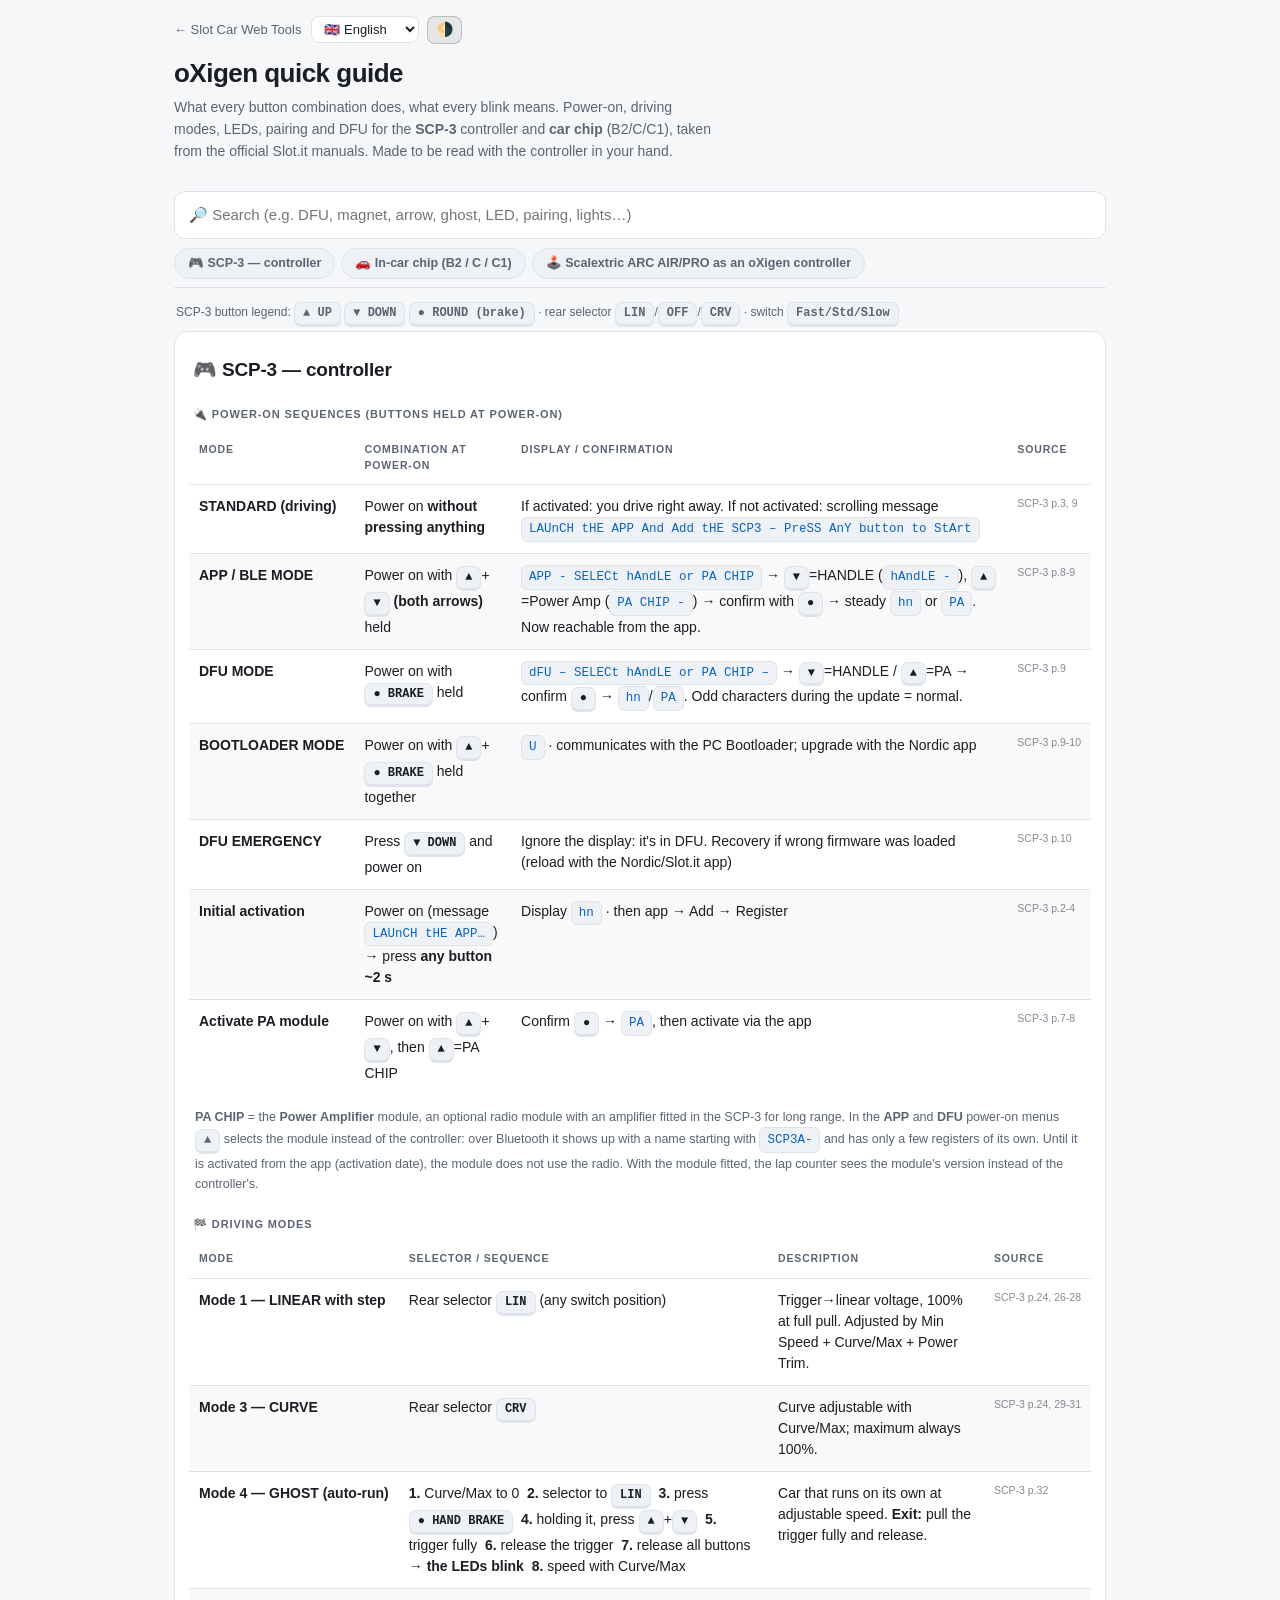
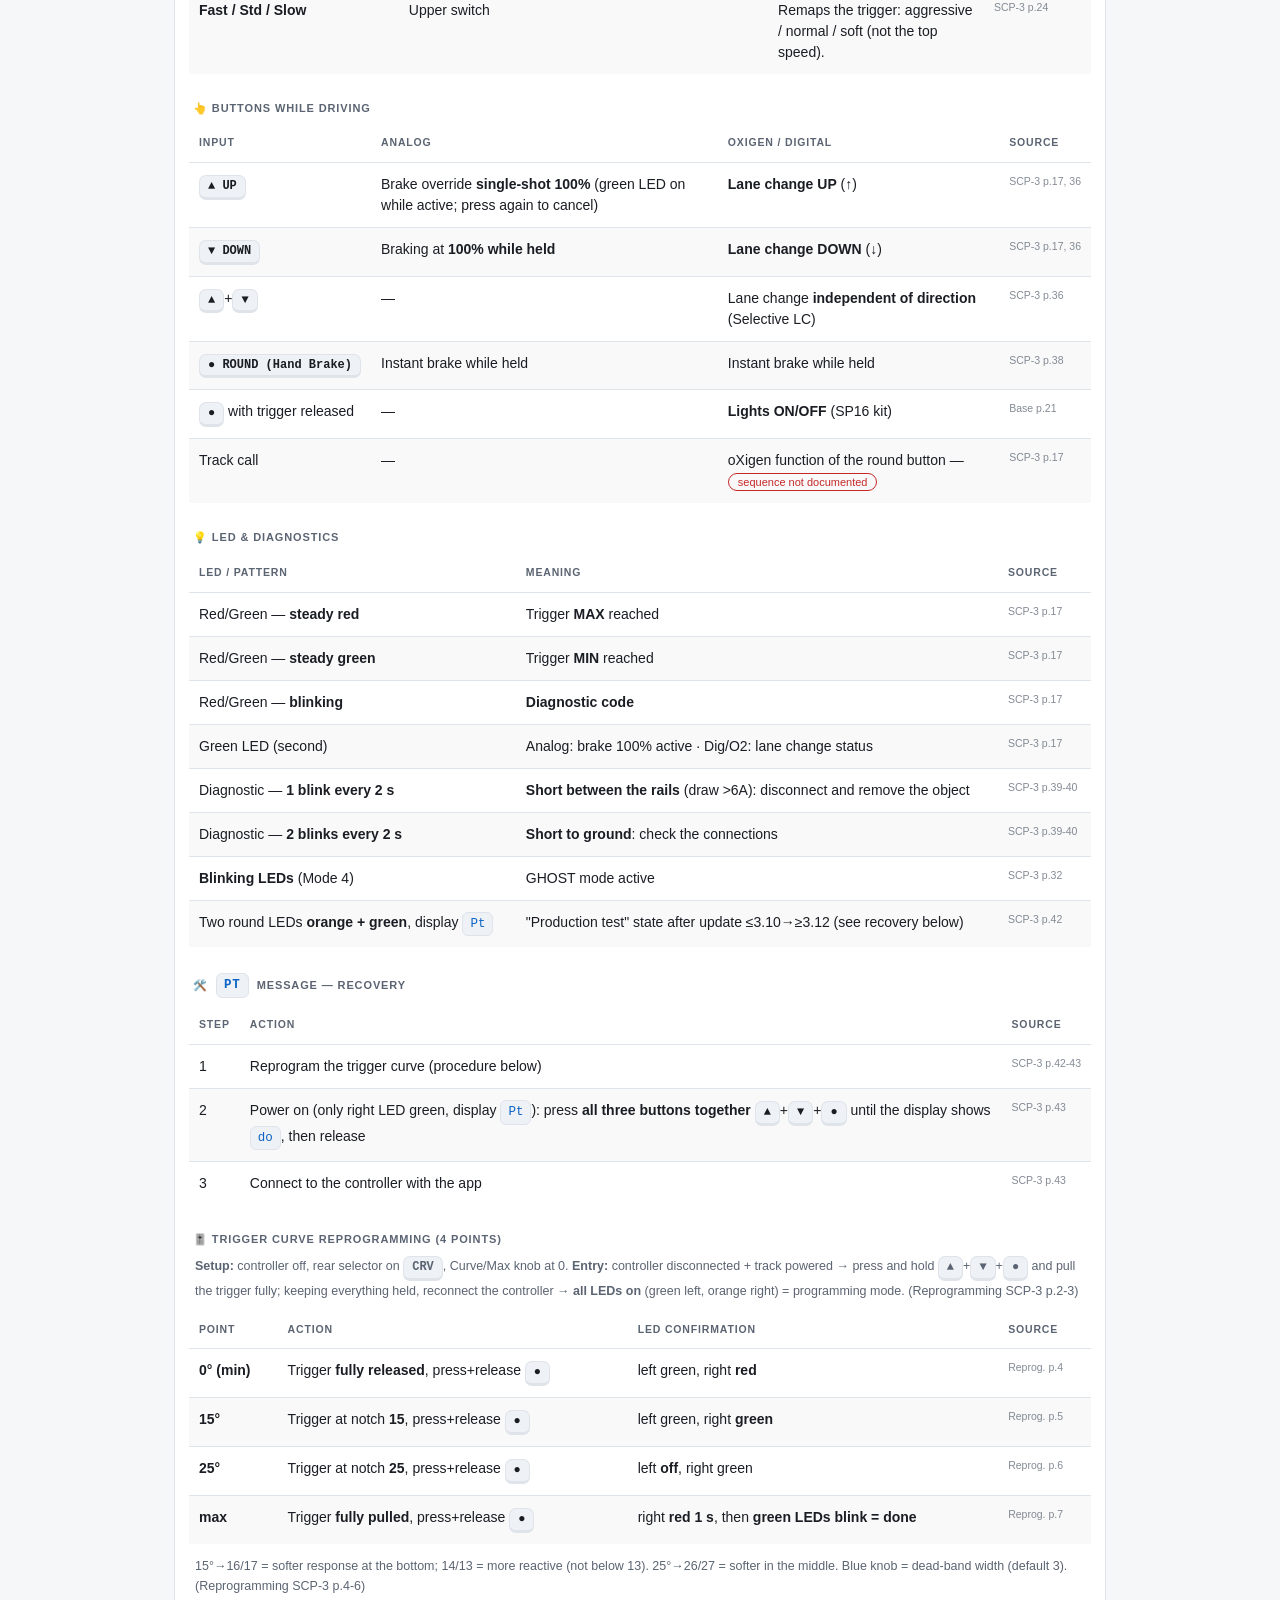
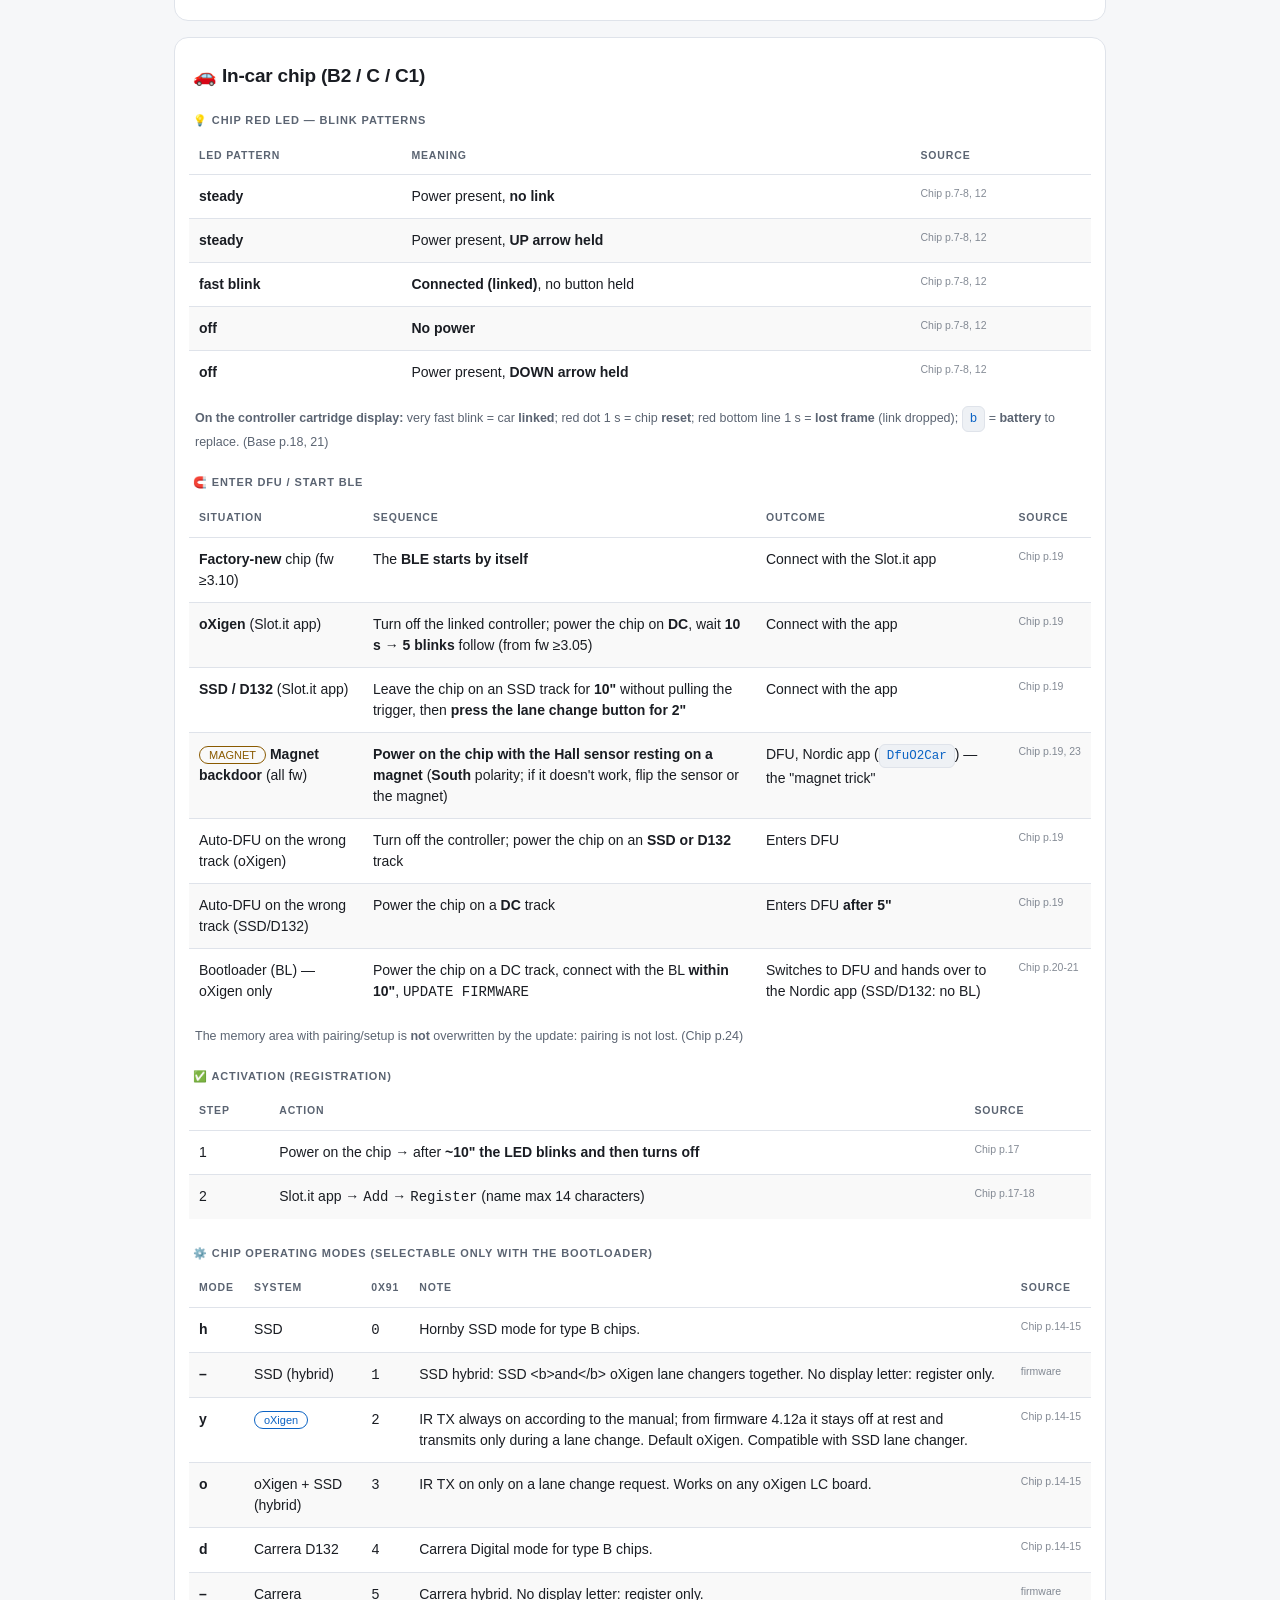
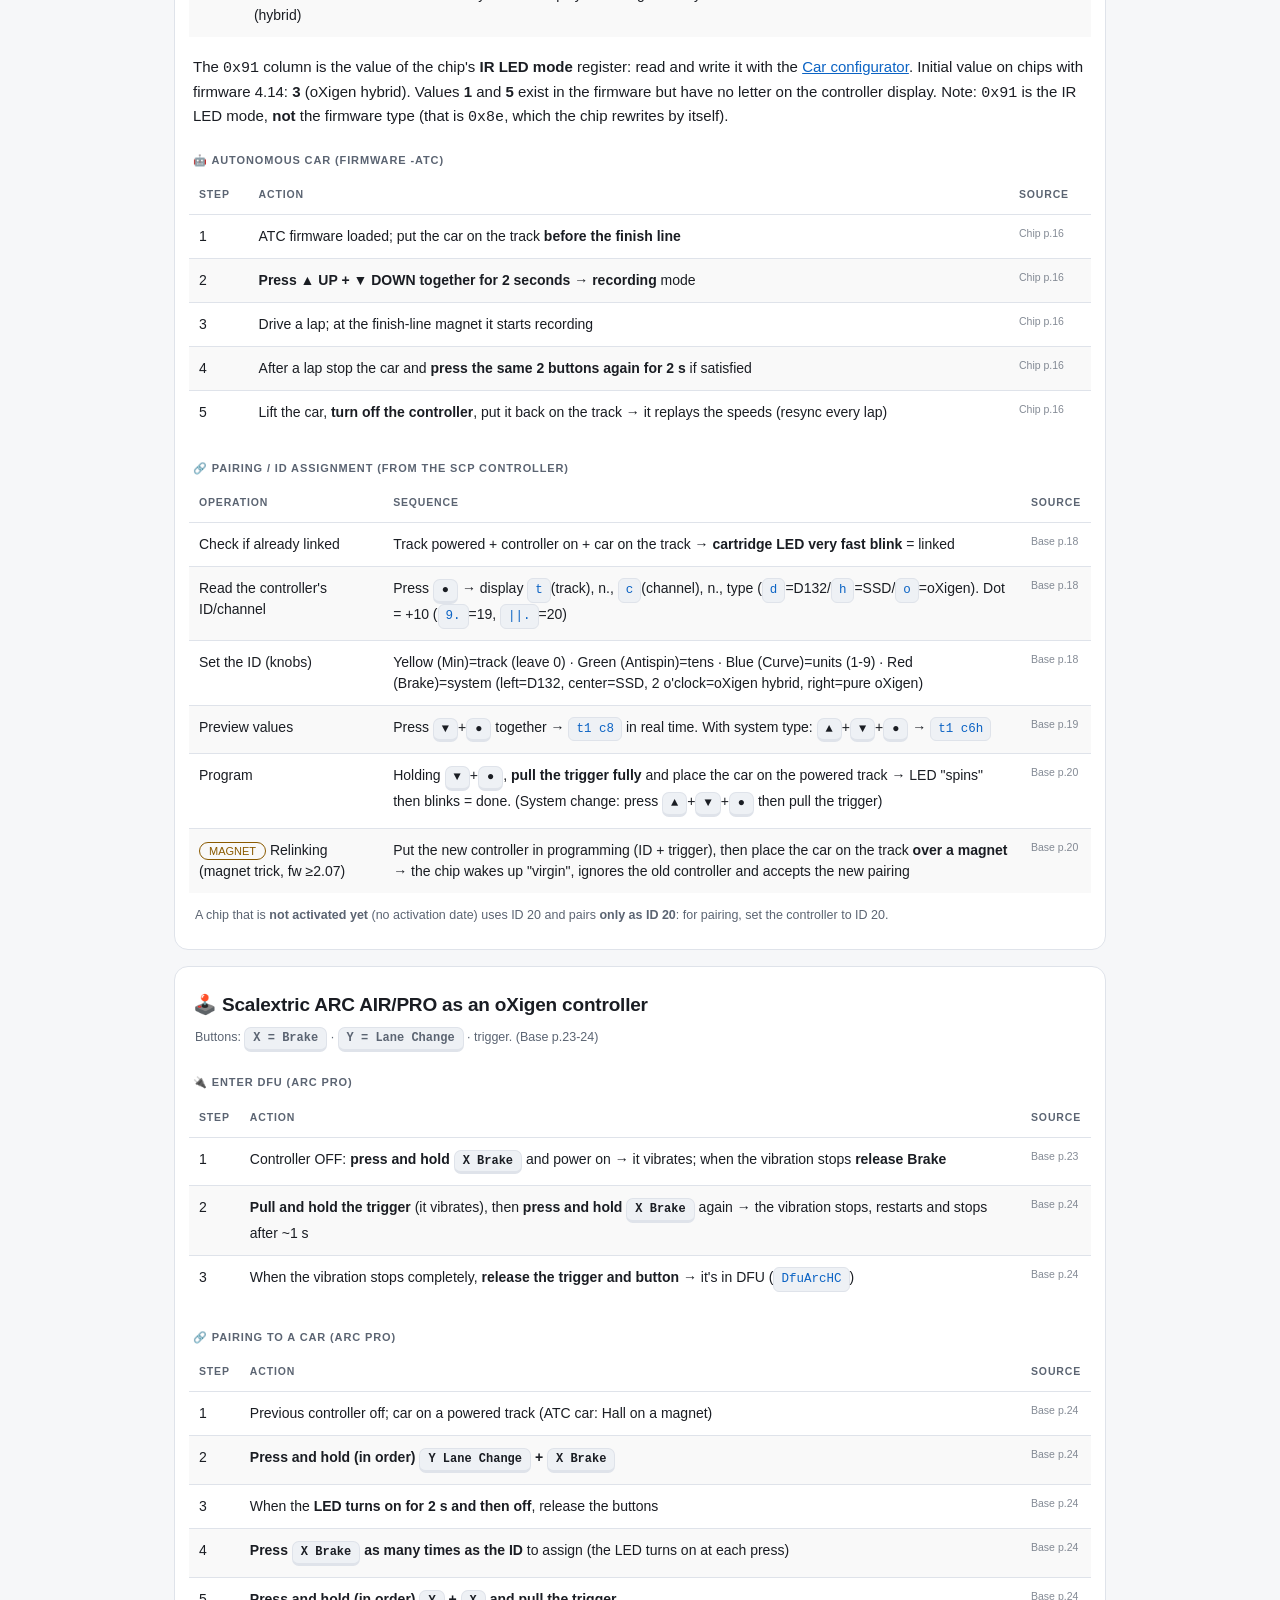
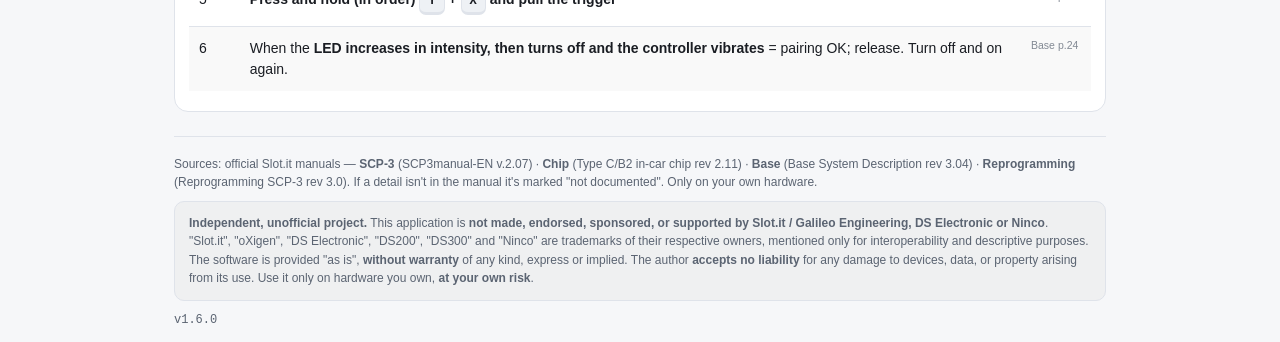
<file: web/modes/index.html>
<!doctype html>
<html lang="it">
<head>
<meta charset="utf-8">
<meta name="viewport" content="width=device-width, initial-scale=1">
<title>Spostata → Guida rapida oXigen</title>
<meta name="robots" content="noindex">
<!-- Questa pagina si chiamava "Modalità & combinazioni" e stava qui. Ha cambiato
     nome e cartella; lo stub resta per chi l'aveva nei preferiti o linkata. -->
<meta http-equiv="refresh" content="0; url=../guida-oxigen/">
<link rel="canonical" href="../guida-oxigen/">
<link rel="stylesheet" href="../ui.css">
<style>body{max-width:640px;padding:40px 20px;font:15px/1.6 -apple-system,Segoe UI,Roboto,sans-serif}</style>
</head>
<body>
  <h1>Si è spostata</h1>
  <p>«Modalità &amp; combinazioni» ora si chiama <b>Guida rapida oXigen</b>.</p>
  <p><a href="../guida-oxigen/">→ Vai alla Guida rapida oXigen</a></p>
  <p class="hint"><a class="back" href="../">← Slot Car Web Tools</a></p>
  <script>location.replace("../guida-oxigen/");</script>
</body>
</html>
</file>
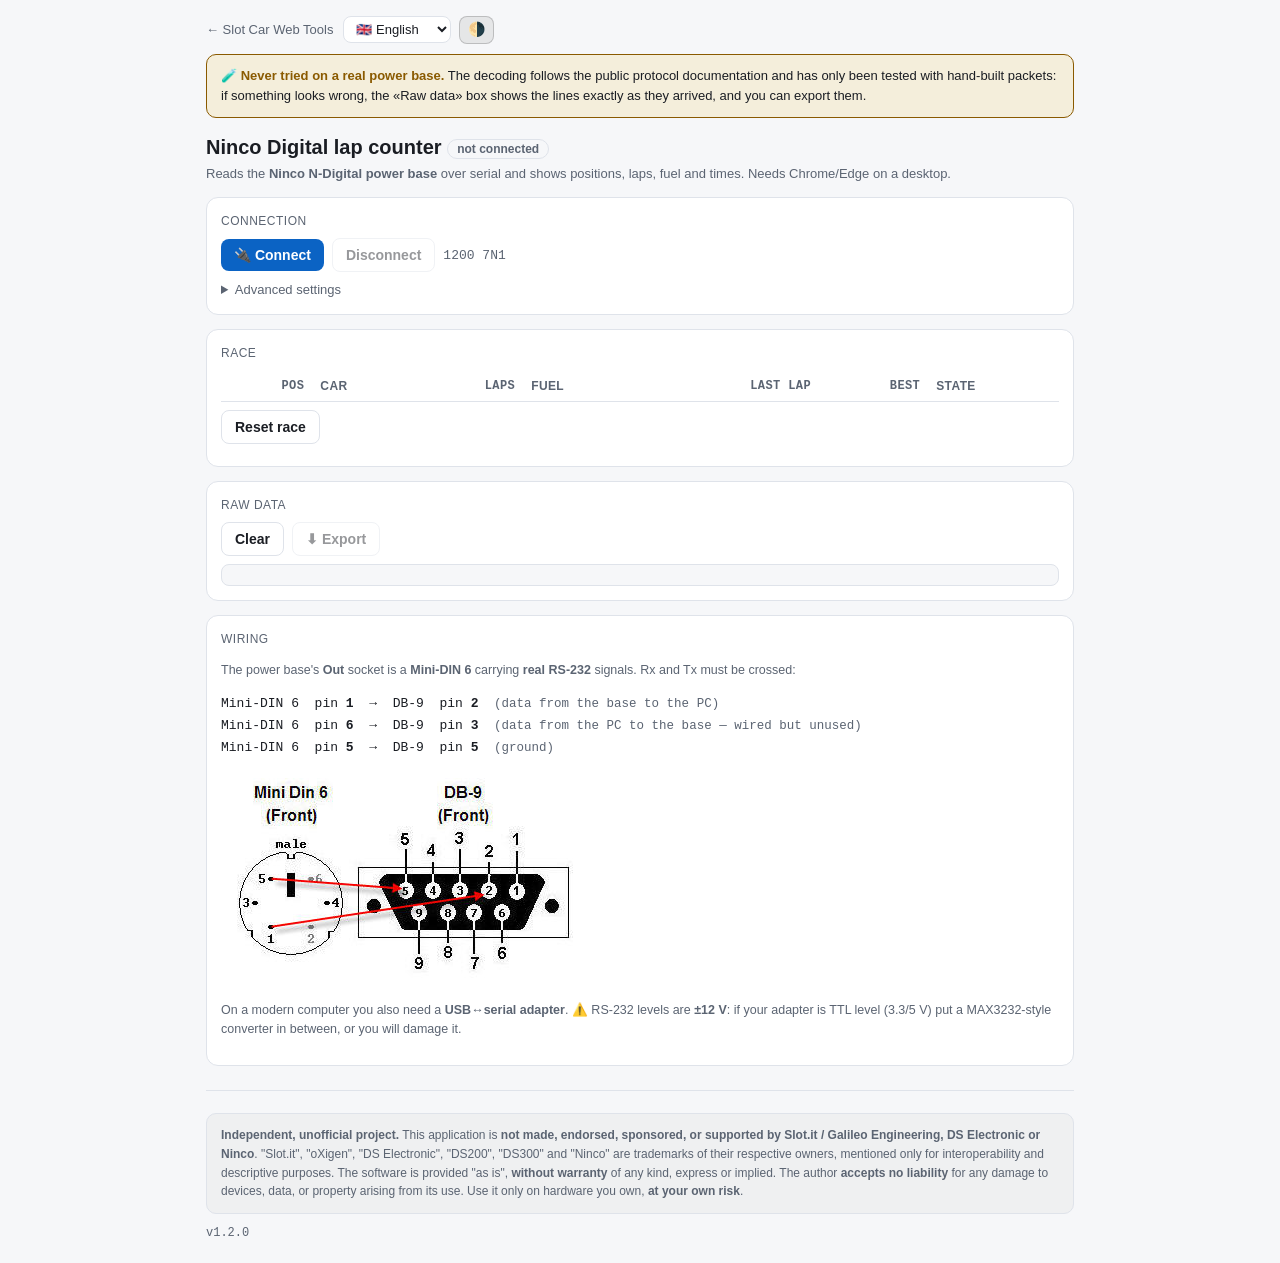
<file: web/ninco/index.html>
<!doctype html>
<html lang="it">
<head>
<meta charset="utf-8">
<meta name="viewport" content="width=device-width, initial-scale=1">
<meta http-equiv="Cache-Control" content="no-cache, must-revalidate">
<title data-i18n="h1">Contagiri Ninco Digital — Slot Car Web Tools</title>
<link rel="stylesheet" href="../ui.css">
<style>
  /* Qui dentro solo quello che è di QUESTA pagina: la cornice sta in ../ui.css. */
  :root{--wrap:900px}
  input,select{padding:6px 8px;font-size:13px}
  table{font-size:13.5px}
  th{font-size:12px;text-transform:uppercase;letter-spacing:.4px}
  td.n,th.n{text-align:right;font-family:ui-monospace,Menlo,Consolas,monospace}
  tr.out{opacity:.4}
  .lead{color:var(--ok);font-weight:700}
  /* Il livello di benzina: la barra si legge da lontano, il numero da vicino. */
  .fuel{display:inline-block;width:52px;height:8px;border:1px solid var(--bd);border-radius:3px;overflow:hidden;vertical-align:middle;margin-right:6px}
  .fuel i{display:block;height:100%;background:var(--ok)}
  .fuel.low i{background:var(--warn)}
  .res{color:var(--err);font-weight:600}
  #log{white-space:pre}
  .wire{font-family:ui-monospace,Menlo,Consolas,monospace;font-size:13px;line-height:1.7}
  details summary{cursor:pointer;color:var(--mut);font-size:13px}
</style>
</head>
<body class="app">
  <div id="noser" class="banner nope" hidden data-i18n-html="noSerial"></div>
  <div id="upd" class="banner upd" hidden><span data-i18n="updateAvail"></span> <button onclick="reloadFresh()" data-i18n="updateBtn"></button></div>
  <a class="back" href="../">← Slot Car Web Tools</a>
  <!-- La targhetta dell'indice dice «mai provata»: la pagina deve dirlo anche lei,
       a chi ci arriva da un link senza passare dall'indice. -->
  <div class="note" data-i18n-html="untestedNote"></div>
  <h1><span data-i18n="h1">Contagiri Ninco Digital</span>
      <span id="st" class="pill"></span>
      <span id="mode" class="pill"></span></h1>
  <p class="sub" data-i18n-html="sub"></p>

  <!-- ===== Connessione ===== -->
  <div class="card">
    <p class="cardtitle" data-i18n="titleConn">Connessione</p>
    <div class="row">
      <button id="btnConn" data-i18n="btnConnect">🔌 Connetti</button>
      <button id="btnDisc" class="sec" data-i18n="btnDisconnect" disabled>Disconnetti</button>
      <span class="val" id="serialinfo">1200 7N1</span>
      <span id="rate" class="val"></span>
    </div>
    <details>
      <summary data-i18n="advanced">Impostazioni avanzate</summary>
      <div class="row">
        <label for="baud" data-i18n="lblBaud">Baud</label>
        <input id="baud" type="number" value="1200" style="width:90px">
        <label for="bits" data-i18n="lblBits">Bit di dati</label>
        <select id="bits"><option value="7" selected>7</option><option value="8">8</option></select>
        <label><input type="checkbox" id="swap8" checked> <span data-i18n="lblSwap8"></span></label>
      </div>
      <p class="muted" data-i18n-html="advNote"></p>
    </details>
  </div>

  <!-- ===== Gara ===== -->
  <div class="card">
    <p class="cardtitle"><span data-i18n="titleRace">Gara</span>
       <span id="leader" class="val" style="text-transform:none;letter-spacing:0"></span></p>
    <div id="notimes" class="note" hidden data-i18n-html="noTimes"></div>
    <div class="tbwrap"><table>
      <thead><tr>
        <th class="n" data-i18n="colPos">Pos</th>
        <th data-i18n="colCar">Auto</th>
        <th class="n" data-i18n="colLaps">Giri</th>
        <th data-i18n="colFuel">Benzina</th>
        <th class="n" data-i18n="colLast">Ultimo giro</th>
        <th class="n" data-i18n="colBest">Migliore</th>
        <th data-i18n="colState">Stato</th>
      </tr></thead>
      <tbody id="tb"></tbody>
    </table></div>
    <div class="row"><button id="btnReset" class="sec" data-i18n="btnReset">Azzera gara</button></div>
  </div>

  <!-- ===== Grezzo ===== -->
  <div class="card">
    <p class="cardtitle" data-i18n="titleRaw">Dati grezzi</p>
    <div class="row">
      <button id="btnClear" class="sec" data-i18n="btnClear">Pulisci</button>
      <button id="btnExport" class="sec" data-i18n="btnExport" disabled>⬇ Esporta</button>
      <span id="cnt" class="val"></span>
    </div>
    <div id="log"></div>
  </div>

  <!-- ===== Cablaggio ===== -->
  <div class="card">
    <p class="cardtitle" data-i18n="titleWiring">Cablaggio</p>
    <p class="muted" data-i18n-html="wiringIntro"></p>
    <p class="wire">
      Mini-DIN 6 &nbsp;pin&nbsp;<b>1</b> &nbsp;→&nbsp; DB-9 &nbsp;pin&nbsp;<b>2</b> &nbsp;<span class="muted" data-i18n="wA"></span><br>
      Mini-DIN 6 &nbsp;pin&nbsp;<b>6</b> &nbsp;→&nbsp; DB-9 &nbsp;pin&nbsp;<b>3</b> &nbsp;<span class="muted" data-i18n="wB"></span><br>
      Mini-DIN 6 &nbsp;pin&nbsp;<b>5</b> &nbsp;→&nbsp; DB-9 &nbsp;pin&nbsp;<b>5</b> &nbsp;<span class="muted" data-i18n="wC"></span>
    </p>
    <img src="NincoDB9.jpg" alt="Mini-DIN 6 → DB-9" style="max-width:100%;border-radius:8px;margin-top:6px">
    <p class="muted" data-i18n-html="wiringNote"></p>
  </div>

<!-- Il piè di tutte le pagine (ui.css): i18n.js ci mette il disclaimer, in fondo la versione. -->
<footer><p class="ver">v<span id="appver"></span></p></footer>

<script>
window.I18N_STRINGS = {
  untestedNote:{
    it:"🧪 <b>Mai provata su una power base vera.</b> La decodifica segue la documentazione pubblica del protocollo ed è provata solo con pacchetti costruiti a tavolino: se qualcosa non torna, il riquadro «Dati grezzi» mostra le righe arrivate così come sono, e si possono esportare.",
    en:"🧪 <b>Never tried on a real power base.</b> The decoding follows the public protocol documentation and has only been tested with hand-built packets: if something looks wrong, the «Raw data» box shows the lines exactly as they arrived, and you can export them.",
    es:"🧪 <b>Nunca probada con una power base real.</b> La decodificación sigue la documentación pública del protocolo y solo se ha probado con paquetes construidos a mano: si algo no cuadra, el recuadro «Datos en crudo» muestra las líneas tal como llegaron, y se pueden exportar.",
    fr:"🧪 <b>Jamais essayée sur une vraie power base.</b> Le décodage suit la documentation publique du protocole et n'a été testé qu'avec des paquets construits à la main : si quelque chose cloche, le cadre « Données brutes » montre les lignes telles qu'elles sont arrivées, et tu peux les exporter.",
    de:"🧪 <b>Nie an einer echten Power Base getestet.</b> Die Dekodierung folgt der öffentlichen Protokolldokumentation und wurde nur mit von Hand gebauten Paketen getestet: Wenn etwas nicht stimmt, zeigt der Kasten „Rohdaten“ die Zeilen genau so, wie sie angekommen sind, und du kannst sie exportieren."
  },
  h1:{it:"Contagiri Ninco Digital",en:"Ninco Digital lap counter",es:"Cuentavueltas Ninco Digital",fr:"Compte-tours Ninco Digital",de:"Rundenzähler Ninco Digital"},
  sub:{
    it:"Legge la <b>power base Ninco N-Digital</b> dalla seriale e mostra posizioni, giri, benzina e tempi. Serve Chrome/Edge su computer.",
    en:"Reads the <b>Ninco N-Digital power base</b> over serial and shows positions, laps, fuel and times. Needs Chrome/Edge on a desktop.",
    es:"Lee la <b>power base Ninco N-Digital</b> por el puerto serie y muestra posiciones, vueltas, combustible y tiempos. Necesita Chrome/Edge en un ordenador.",
    fr:"Lit la <b>power base Ninco N-Digital</b> par la liaison série et affiche positions, tours, carburant et temps. Il faut Chrome/Edge sur ordinateur.",
    de:"Liest die <b>Ninco N-Digital Power Base</b> über die serielle Schnittstelle und zeigt Positionen, Runden, Sprit und Zeiten. Braucht Chrome/Edge am Computer."
  },
  titleConn:{it:"Connessione",en:"Connection",es:"Conexión",fr:"Connexion",de:"Verbindung"},
  btnConnect:{it:"🔌 Connetti",en:"🔌 Connect",es:"🔌 Conectar",fr:"🔌 Connecter",de:"🔌 Verbinden"},
  btnDisconnect:{it:"Disconnetti",en:"Disconnect",es:"Desconectar",fr:"Déconnecter",de:"Trennen"},
  advanced:{it:"Impostazioni avanzate",en:"Advanced settings",es:"Ajustes avanzados",fr:"Réglages avancés",de:"Erweiterte Einstellungen"},
  lblBaud:{it:"Baud",en:"Baud",es:"Baudios",fr:"Bauds",de:"Baud"},
  lblBits:{it:"Bit di dati",en:"Data bits",es:"Bits de datos",fr:"Bits de données",de:"Datenbits"},
  lblSwap8:{it:"auto 8: cifre benzina invertite",en:"car 8: fuel digits swapped",es:"coche 8: dígitos de combustible invertidos",fr:"voiture 8 : chiffres du carburant inversés",de:"Auto 8: Sprit-Ziffern vertauscht"},
  advNote:{
    it:"La specifica dice <b>1200 baud, 7 bit, senza parità, 1 stop</b>: cambiali solo se la tua power base si comporta diversamente. L'inversione delle cifre della benzina sull'auto 8 è documentata, ma chi l'ha scritta non sa dire se valga per tutte le power base — se i valori dell'ottava auto sembrano sbagliati, togli la spunta.",
    en:"The spec says <b>1200 baud, 7 bits, no parity, 1 stop</b>: change these only if your power base behaves differently. The swapped fuel digits on car 8 are documented, but the author could not say whether it applies to every power base — if car 8's values look wrong, untick it.",
    es:"La especificación dice <b>1200 baudios, 7 bits, sin paridad, 1 stop</b>: cámbialos solo si tu power base se comporta de otro modo. La inversión de los dígitos de combustible del coche 8 está documentada, pero su autor no pudo confirmar si aplica a todas las power base — si los valores del coche 8 parecen erróneos, desmárcalo.",
    fr:"La spécification indique <b>1200 bauds, 7 bits, sans parité, 1 stop</b> : ne les change que si ta power base se comporte autrement. L'inversion des chiffres du carburant sur la voiture 8 est documentée, mais son auteur ne sait pas dire si elle vaut pour toutes les power base — si les valeurs de la huitième voiture semblent fausses, décoche la case.",
    de:"Laut Spezifikation <b>1200 Baud, 7 Bit, keine Parität, 1 Stoppbit</b>: Ändere das nur, wenn sich deine Power Base anders verhält. Die vertauschten Sprit-Ziffern bei Auto 8 sind dokumentiert, aber der Autor konnte nicht sagen, ob das für alle Power Bases gilt — wenn die Werte des achten Autos falsch aussehen, nimm das Häkchen weg."
  },
  titleRace:{it:"Gara",en:"Race",es:"Carrera",fr:"Course",de:"Rennen"},
  colPos:{it:"Pos",en:"Pos",es:"Pos",fr:"Pos",de:"Pos"},
  colCar:{it:"Auto",en:"Car",es:"Coche",fr:"Voiture",de:"Auto"},
  colLaps:{it:"Giri",en:"Laps",es:"Vueltas",fr:"Tours",de:"Runden"},
  colFuel:{it:"Benzina",en:"Fuel",es:"Combustible",fr:"Carburant",de:"Sprit"},
  colLast:{it:"Ultimo giro",en:"Last lap",es:"Última vuelta",fr:"Dernier tour",de:"Letzte Runde"},
  colBest:{it:"Migliore",en:"Best",es:"Mejor",fr:"Meilleur",de:"Schnellste"},
  colState:{it:"Stato",en:"State",es:"Estado",fr:"État",de:"Status"},
  btnReset:{it:"Azzera gara",en:"Reset race",es:"Reiniciar carrera",fr:"Réinitialiser la course",de:"Rennen zurücksetzen"},
  titleRaw:{it:"Dati grezzi",en:"Raw data",es:"Datos en crudo",fr:"Données brutes",de:"Rohdaten"},
  btnClear:{it:"Pulisci",en:"Clear",es:"Limpiar",fr:"Effacer",de:"Leeren"},
  btnExport:{it:"⬇ Esporta",en:"⬇ Export",es:"⬇ Exportar",fr:"⬇ Exporter",de:"⬇ Exportieren"},
  titleWiring:{it:"Cablaggio",en:"Wiring",es:"Cableado",fr:"Câblage",de:"Verkabelung"},
  wiringIntro:{
    it:"La presa <b>Out</b> della power base è un <b>Mini-DIN 6</b> con segnali <b>RS-232 veri</b>. Rx e Tx vanno incrociati:",
    en:"The power base's <b>Out</b> socket is a <b>Mini-DIN 6</b> carrying <b>real RS-232</b> signals. Rx and Tx must be crossed:",
    es:"La toma <b>Out</b> de la power base es un <b>Mini-DIN 6</b> con señales <b>RS-232 reales</b>. Rx y Tx van cruzados:",
    fr:"La prise <b>Out</b> de la power base est une <b>Mini-DIN 6</b> qui porte de <b>vrais signaux RS-232</b>. Rx et Tx doivent être croisés :",
    de:"Die Buchse <b>Out</b> der Power Base ist vom Typ <b>Mini-DIN 6</b> und führt <b>echte RS-232-Signale</b>. Rx und Tx müssen gekreuzt werden:"
  },
  wA:{it:"(dati dalla base al PC)",en:"(data from the base to the PC)",es:"(datos de la base al PC)",fr:"(données de la base vers le PC)",de:"(Daten von der Basis zum PC)"},
  wB:{it:"(dati dal PC alla base — cablato ma non usato)",en:"(data from the PC to the base — wired but unused)",es:"(datos del PC a la base — cableado pero sin uso)",fr:"(données du PC vers la base — câblé mais inutilisé)",de:"(Daten vom PC zur Basis — verdrahtet, aber ungenutzt)"},
  wC:{it:"(massa)",en:"(ground)",es:"(masa)",fr:"(masse)",de:"(Masse)"},
  wiringNote:{
    it:"Su un computer moderno serve un <b>adattatore USB↔seriale</b>. ⚠️ I livelli RS-232 sono <b>±12 V</b>: se il tuo adattatore è a livelli TTL (3,3/5 V) ci vuole in mezzo un convertitore tipo MAX3232, altrimenti lo danneggi.",
    en:"On a modern computer you also need a <b>USB↔serial adapter</b>. ⚠️ RS-232 levels are <b>±12 V</b>: if your adapter is TTL level (3.3/5 V) put a MAX3232-style converter in between, or you will damage it.",
    es:"En un ordenador moderno hace falta un <b>adaptador USB↔serie</b>. ⚠️ Los niveles RS-232 son <b>±12 V</b>: si tu adaptador es de nivel TTL (3,3/5 V) pon en medio un convertidor tipo MAX3232, o lo dañarás.",
    fr:"Sur un ordinateur moderne, il faut un <b>adaptateur USB↔série</b>. ⚠️ Les niveaux RS-232 sont de <b>±12 V</b> : si ton adaptateur est en niveaux TTL (3,3/5 V), il faut intercaler un convertisseur de type MAX3232, sinon tu l'abîmes.",
    de:"An einem modernen Computer brauchst du einen <b>USB↔Seriell-Adapter</b>. ⚠️ RS-232-Pegel liegen bei <b>±12 V</b>: Wenn dein Adapter mit TTL-Pegeln arbeitet (3,3/5 V), gehört ein Wandler wie der MAX3232 dazwischen, sonst beschädigst du ihn."
  },
  noTimes:{
    it:"⏱️ <b>Nessun tempo sul giro finora.</b> La power base li manda solo dalla <b>versione firmware 1.08</b> in poi (pacchetto <code>D</code> ad ogni passaggio). Con firmware precedenti arrivano solo posizioni, giri e benzina — e i tempi si vedono solo a fine gara, chiedendoli con i tasti sulla base.",
    en:"⏱️ <b>No lap times so far.</b> The power base only sends them from <b>firmware 1.08</b> onwards (a <code>D</code> packet on every crossing). With earlier firmware you only get positions, laps and fuel — times appear only at the end of the race, by asking for them with the buttons on the base.",
    es:"⏱️ <b>Aún no hay tiempos por vuelta.</b> La power base solo los envía desde el <b>firmware 1.08</b> (paquete <code>D</code> en cada paso). Con firmware anteriores solo llegan posiciones, vueltas y combustible — los tiempos aparecen solo al final, pidiéndolos con los botones de la base.",
    fr:"⏱️ <b>Aucun temps au tour pour l'instant.</b> La power base ne les envoie qu'à partir du <b>firmware 1.08</b> (paquet <code>D</code> à chaque passage). Avec un firmware plus ancien, seuls les positions, les tours et le carburant arrivent — et les temps n'apparaissent qu'en fin de course, en les demandant avec les touches de la base.",
    de:"⏱️ <b>Bisher keine Rundenzeiten.</b> Die Power Base sendet sie erst ab <b>Firmware 1.08</b> (ein <code>D</code>-Paket bei jeder Durchfahrt). Mit älterer Firmware kommen nur Positionen, Runden und Sprit — die Zeiten gibt es erst am Rennende, wenn du sie mit den Tasten an der Basis abrufst."
  },
  stConn:{it:"connesso",en:"connected",es:"conectado",fr:"connecté",de:"verbunden"},
  stDisc:{it:"non connesso",en:"not connected",es:"sin conexión",fr:"non connecté",de:"nicht verbunden"},
  mAma:{it:"amatore",en:"amateur",es:"amateur",fr:"amateur",de:"Amateur"},
  mPro:{it:"professionale",en:"professional",es:"profesional",fr:"professionnel",de:"Profi"},
  mLights:{it:"luci",en:"lights",es:"luces",fr:"feux",de:"Licht"},
  sStop:{it:"ferma / box",en:"stopped / pit",es:"parado / boxes",fr:"arrêtée / stand",de:"steht / Box"},
  sSlow:{it:"rallentata",en:"slowed",es:"ralentizado",fr:"ralentie",de:"verlangsamt"},
  sFree:{it:"libera",en:"clear",es:"libre",fr:"libre",de:"frei"},
  sOut:{it:"non in gara",en:"not racing",es:"fuera",fr:"hors course",de:"nicht im Rennen"},
  sRes:{it:"riserva",en:"reserve",es:"reserva",fr:"réserve",de:"Reserve"},
  leaderLaps:{it:"giri del capofila:",en:"leader laps:",es:"vueltas del líder:",fr:"tours du leader :",de:"Runden des Führenden:"},
  pkts:{it:"pacchetti",en:"packets",es:"paquetes",fr:"paquets",de:"Pakete"},
  errOpen:{it:"Non riesco ad aprire la porta: ",en:"Cannot open the port: ",es:"No puedo abrir el puerto: ",fr:"Impossible d'ouvrir le port : ",de:"Port lässt sich nicht öffnen: "}
};
</script>
<script src="../i18n.js"></script>
<script src="ninco.js"></script>
<script>
"use strict";
/* La versione dichiarata qui deve essere quella di version.json: lo controlla
   check-versions.js. Prima la pagina non ne aveva una, quindi non sapeva dire
   se quella aperta fosse vecchia. */
const APP="ninco",APP_VERSION="1.2.0";
const $ = (id) => document.getElementById(id);
const T = (k) => (window.I18N ? I18N.t(k) : k);

let port = null, reader = null, keepReading = false;
let framer = new NINCO.Framer(), state = new NINCO.RaceState();
let lines = [], nPkt = 0, t0 = 0;

if (!navigator.serial) { $("noser").hidden = false; $("btnConn").disabled = true; }

function setStatus(){
  $("st").textContent = T(port ? "stConn" : "stDisc");
  $("st").className = "pill" + (port ? " on" : "");
  const m = $("mode");
  m.hidden = state.professional === null;
  if (m.hidden) return;
  m.textContent = T(state.professional ? "mPro" : "mAma") + (state.lights ? " · " + T("mLights") : "");
  m.className = "pill warn";
}

/* ---------- seriale ---------- */
async function connect(){
  try {
    port = await navigator.serial.requestPort();
    await port.open({
      baudRate: Number($("baud").value) || NINCO.SERIAL.baudRate,
      dataBits: Number($("bits").value) || NINCO.SERIAL.dataBits,
      stopBits: NINCO.SERIAL.stopBits,
      parity: NINCO.SERIAL.parity
    });
  } catch (e) {
    if (e && e.name === "NotFoundError") return;     // scelta annullata dall'utente
    alert(T("errOpen") + (e && e.message ? e.message : e));
    port = null; return;
  }
  keepReading = true; t0 = Date.now();
  $("btnConn").disabled = true; $("btnDisc").disabled = false;
  setStatus(); readLoop();
}

async function disconnect(){
  keepReading = false;
  try { reader && await reader.cancel(); } catch(e){}
  try { port && await port.close(); } catch(e){}
  port = null;
  $("btnConn").disabled = false; $("btnDisc").disabled = true;
  setStatus();
}

async function readLoop(){
  while (keepReading && port && port.readable){
    try {
      reader = port.readable.getReader();
      while (true){
        const { value, done } = await reader.read();
        if (done) break;
        if (value && value.length) onBytes(value);
      }
    } catch (e) { break; }
    finally { try { reader && reader.releaseLock(); } catch(e){} reader = null; }
  }
}

function onBytes(chunk){
  const opts = { swapCar8: $("swap8").checked };
  for (const line of framer.push(chunk)){
    const pkt = NINCO.parseLine(line, opts);
    if (!pkt) continue;
    nPkt++;
    state.apply(pkt);
    lines.push({ t: Date.now(), line, type: pkt.type });
    if (lines.length > 3000) lines.splice(0, lines.length - 3000);
  }
  render();
}

/* ---------- vista ---------- */
let pending = false;
function render(){
  if (pending) return;
  pending = true;
  requestAnimationFrame(() => { pending = false; draw(); });
}

function fuelCell(c){
  if (c.reserve) return '<span class="res">' + T("sRes") + "</span>";
  if (c.fuel == null) return "—";
  const pct = Math.max(0, Math.min(100, c.fuel));
  return '<span class="fuel' + (pct <= 20 ? " low" : "") + '"><i style="width:' + pct + '%"></i></span>' + c.fuel;
}

function stateCell(c){
  if (!c.racing) return '<span class="muted">' + T("sOut") + "</span>";
  if (c.meaning === "stop") return T("sStop");
  if (c.meaning === "slow") return '<span style="color:var(--warn)">' + T("sSlow") + "</span>";
  return T("sFree");
}

function draw(){
  setStatus();

  // Un'auto in riserva ha fuel === null (il livello non viene trasmesso): senza
  // c.reserve nel filtro sparirebbe dalla tabella proprio quando c'è da guardarla.
  const cars = state.list().filter(c => c.racing || c.laps != null || c.fuel != null || c.reserve);
  $("tb").innerHTML = cars.map(c =>
    '<tr class="' + (c.racing ? "" : "out") + '">' +
      '<td class="n' + (c.position === 1 ? " lead" : "") + '">' + (c.position || "—") + "</td>" +
      "<td>#" + c.car + "</td>" +
      '<td class="n">' + (c.laps == null ? "—" : c.laps) + "</td>" +
      "<td>" + fuelCell(c) + "</td>" +
      '<td class="n">' + NINCO.formatMs(c.lastLapMs) + "</td>" +
      '<td class="n">' + NINCO.formatMs(c.bestMs) + "</td>" +
      "<td>" + stateCell(c) + "</td>" +
    "</tr>").join("") || "";

  $("leader").textContent = state.leaderLaps == null ? "" : T("leaderLaps") + " " + state.leaderLaps;
  // I tempi arrivano solo dal firmware 1.08 in su: se non e' mai arrivato un D, dillo.
  $("notimes").hidden = !(nPkt > 0 && !state.sawResult);

  const last = lines.slice(-40);
  $("log").textContent = last.map(l =>
    new Date(l.t).toISOString().substr(11, 12) + "  " + l.line).join("\n");
  $("log").scrollTop = $("log").scrollHeight;
  $("cnt").textContent = nPkt ? nPkt + " " + T("pkts") : "";
  $("btnExport").disabled = lines.length === 0;
}

/* ---------- comandi ---------- */
$("btnConn").onclick = connect;
$("btnDisc").onclick = disconnect;
$("btnReset").onclick = () => { state = new NINCO.RaceState(); draw(); };
$("btnClear").onclick = () => { lines = []; nPkt = 0; draw(); };
$("btnExport").onclick = () => {
  const head = "# Ninco N-Digital — cattura\n# " + new Date().toISOString() +
               "  pacchetti=" + nPkt + "\n";
  const body = lines.map(l => new Date(l.t).toISOString() + "  " + l.type.padEnd(8) + "  " + l.line).join("\n");
  const a = document.createElement("a");
  a.href = URL.createObjectURL(new Blob([head + body], { type: "text/plain" }));
  a.download = "ninco-" + new Date().toISOString().replace(/[:.]/g, "-") + ".txt";
  a.click(); URL.revokeObjectURL(a.href);
};

// i18n.js costruisce il dizionario su DOMContentLoaded: se disegnassi solo adesso
// si vedrebbero le chiavi grezze al posto del testo.
document.addEventListener("i18n:changed", draw);
if (document.readyState === "loading") document.addEventListener("DOMContentLoaded", draw);
else draw();

/* versione: nel piè, e la fascia «Aggiorna» se quella pubblicata è un'altra */
document.getElementById("appver").textContent=APP_VERSION;
function reloadFresh(){location.href=location.pathname+"?v="+Date.now();}
fetch("../version.json?_="+Date.now(),{cache:"no-store"}).then(r=>r.json()).then(j=>{
  if(j.apps&&j.apps[APP]&&j.apps[APP]!==APP_VERSION)document.getElementById("upd").hidden=false;}).catch(()=>{});
</script>
<script src="../tema.js"></script>
</body>
</html>
</file>
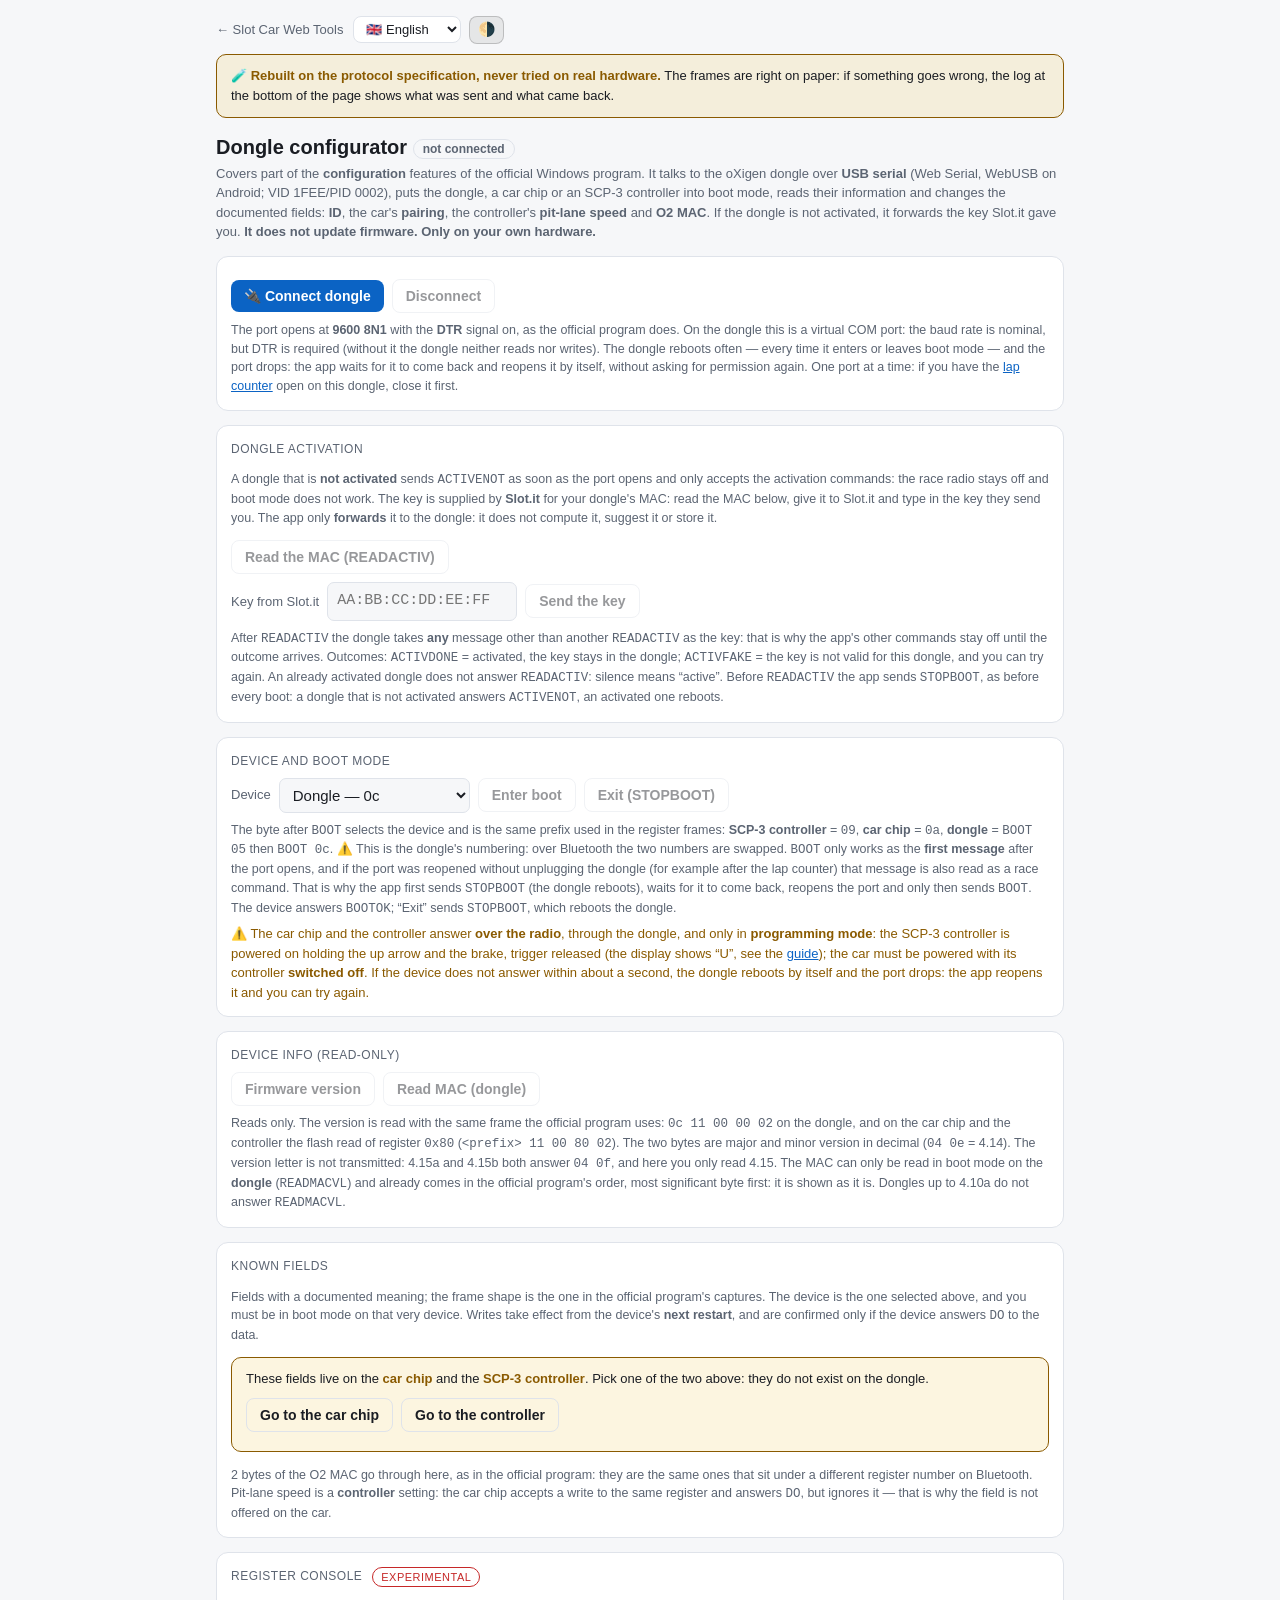
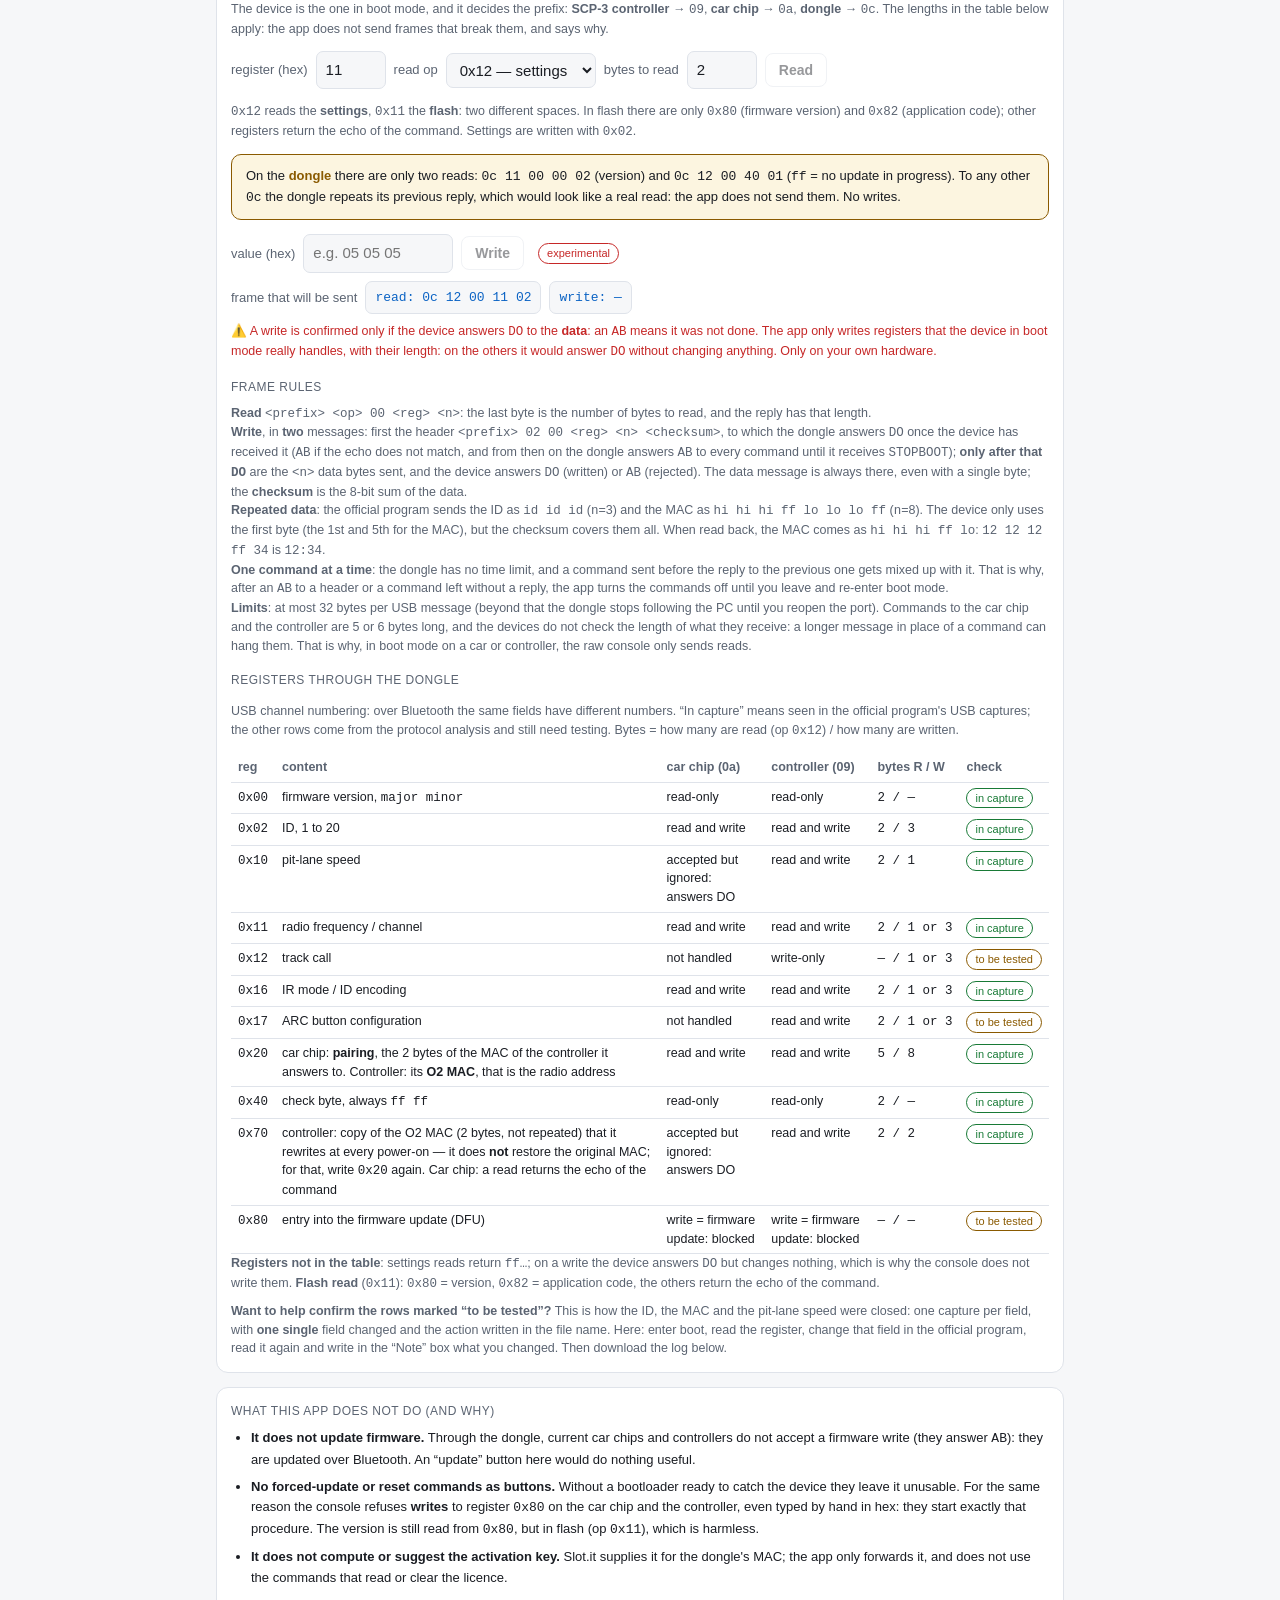
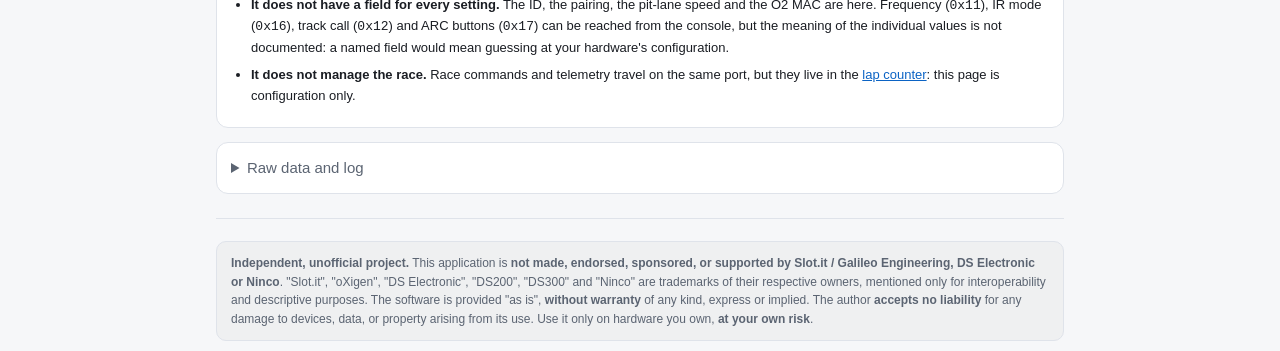
<file: web/o2-bootloader/index.html>
<!doctype html>
<html lang="it">
<head>
<meta charset="utf-8">
<meta name="viewport" content="width=device-width, initial-scale=1">
<meta http-equiv="Cache-Control" content="no-cache, must-revalidate">
<title data-i18n="h1title">Configuratore dongle — Slot Car Web Tools</title>
<link rel="stylesheet" href="../ui.css">
<style>
  /* Qui dentro solo quello che è di QUESTA pagina: la cornice sta in ../ui.css. */
  :root{--wrap:880px}
  .kv{word-break:break-all}
  /* Anteprima del frame che verrà spedito: si guarda prima di premere. */
  .prev{font-family:ui-monospace,Menlo,Consolas,monospace;font-size:13px;background:var(--bg);
        border:1px solid var(--bd);border-radius:7px;padding:6px 9px;color:var(--acc)}
  /* La tabella dei registri è larga: scorre nel suo riquadro. */
  table{font-size:12.5px;min-width:680px}
  td,th{padding:5px 7px;vertical-align:top}
  td:first-child code{white-space:nowrap}
  #log{max-height:220px}
  .expbox{color:var(--err);font-size:12.5px;margin-top:6px}
  .expchip{display:inline-block;font-size:11px;color:var(--err);border:1px solid var(--err);border-radius:20px;padding:1px 8px;margin-left:6px;vertical-align:middle}
  /* Quanto ci si può fidare di una riga: vista in una cattura, oppure da provare. */
  .tag{display:inline-block;font-size:11px;border-radius:20px;padding:1px 8px;white-space:nowrap}
  .tag.conf{color:var(--ok);border:1px solid var(--ok)}
  .tag.hyp{color:var(--warn);border:1px solid var(--warn)}
  ul.tight{margin:6px 0 0;padding-left:20px;font-size:13px;line-height:1.6}
  ul.tight li{margin-bottom:6px}
  #actKey{width:190px;font-family:ui-monospace,Menlo,Consolas,monospace}
  /* la targhetta dell'attivazione sta nel titolo della card, che è in maiuscolo:
     resta scritta come le altre targhette della pagina */
  .cardtitle .pill{text-transform:none;letter-spacing:0}
  .pill,td.len code{white-space:nowrap}
</style>
</head>
<body class="app">
  <!-- `noser`, non `nobt`: è la fascia della porta USB (né Web Serial né WebUSB). -->
  <div id="noser" class="banner nope" hidden data-i18n-html="noDongle"></div>
  <p class="note" id="portWarn" hidden></p>
  <div id="upd" class="banner upd" hidden><span data-i18n="updateAvail"></span> <button onclick="reloadFresh()" data-i18n="updateBtn"></button></div>
  <a class="back" href="../">← Slot Car Web Tools</a>
  <div class="note" data-i18n-html="oxigenUntested"></div>
  <h1><span data-i18n="h1title">Configuratore dongle</span> <span id="st" class="pill"></span></h1>
  <p class="sub" data-i18n-html="sub"></p>

  <div class="card">
    <div class="row">
      <button id="btnConn" data-i18n="btnConnectDongle">🔌 Connetti dongle</button>
      <button id="btnDisc" class="sec" data-i18n="btnDisconnect" disabled>Disconnetti</button>
      <span id="devname" class="val"></span>
    </div>
    <div class="mutbox" data-i18n-html="connHint"></div>
  </div>

  <!-- ===== Attivazione =====
       La chiave la dà Slot.it per il MAC del dongle: qui si legge il MAC e si
       INOLTRA la chiave che l'utente scrive. L'app non la calcola e non la suggerisce. -->
  <div class="card">
    <p class="cardtitle"><span data-i18n="titleAct">Attivazione del dongle</span> <span id="actSt" class="pill" hidden></span></p>
    <p class="mutbox" data-i18n-html="actIntro"></p>
    <div class="row">
      <button id="btnActRead" class="sec" data-i18n="btnActRead" disabled>Leggi il MAC (READACTIV)</button>
    </div>
    <div class="row">
      <label for="actKey" data-i18n="lblActKey">Chiave di Slot.it</label>
      <input id="actKey" autocomplete="off" spellcheck="false" placeholder="AA:BB:CC:DD:EE:FF"><!-- allow-secret: è il formato della chiave, non un MAC -->
      <button id="btnActSend" class="sec" data-i18n="btnActSend" disabled>Invia la chiave</button>
    </div>
    <p class="note" id="actHint" hidden></p>
    <div id="actOut" class="kv"></div>
    <div class="mutbox" data-i18n-html="actNote"></div>
  </div>

  <!-- ===== Selezione dispositivo + boot ===== -->
  <div class="card">
    <p class="cardtitle" data-i18n="titleTarget">Dispositivo e modalità boot</p>
    <div class="row">
      <label for="tgt" data-i18n="lblTarget">Dispositivo</label>
      <select id="tgt">
        <option value="dongle" data-i18n="optDongle">Dongle — 0c</option>
        <option value="chip" data-i18n="optChip">Chip auto — 0a</option>
        <option value="controller" data-i18n="optController">Controller SCP-3 — 09</option>
      </select>
      <button id="btnBoot" class="sec" data-i18n="btnEnterBoot" disabled>Entra in boot</button>
      <button id="btnStop" class="sec" data-i18n="btnExitBoot" disabled>Esci (STOPBOOT)</button>
      <span id="bootSt" class="pill" hidden></span>
    </div>
    <p class="note" id="bootHint" hidden></p>
    <div class="mutbox" data-i18n-html="bootHow"></div>
    <div class="warnbox" data-i18n-html="bootWarn"></div>
  </div>

  <!-- ===== Info del dispositivo (sola lettura) ===== -->
  <div class="card">
    <p class="cardtitle" data-i18n="titleInfo">Info dispositivo (sola lettura)</p>
    <div class="row">
      <button id="btnFw" class="sec needboot" data-i18n="btnFw" disabled>Versione firmware</button>
      <button id="btnMac" class="sec needboot" data-i18n="btnMac" disabled>Leggi MAC (dongle)</button>
    </div>
    <div id="infoOut" class="kv"></div>
    <div class="mutbox" data-i18n-html="infoNote"></div>
  </div>

  <!-- ===== Campi con un significato documentato =====
       I frame hanno la forma delle catture del programma ufficiale (cambio ID, MAC
       e velocità in pit lane, fatte su un SCP-3 con prefisso 09). Chi aggiunge un
       campo qui deve sapere che cosa contiene il registro: senza, resta nella console. -->
  <div class="card">
    <p class="cardtitle" data-i18n="titleFields">Campi noti</p>
    <p class="mutbox" data-i18n-html="fieldsIntro"></p>
    <div id="fldHint" class="note" hidden>
      <span id="fldHintTxt"></span>
      <div class="row" style="margin-top:8px">
        <button id="goChip" class="sec" data-i18n="btnGoChip"></button>
        <button id="goCtrl" class="sec" data-i18n="btnGoCtrl"></button>
      </div>
    </div>

    <!-- chip auto (prefisso 0a) -->
    <div class="fld" data-tgt="chip">
      <div class="row">
        <label for="vCarId" data-i18n="lblCarId">ID auto (1–20)</label>
        <input id="vCarId" type="number" min="1" max="20" value="1" style="width:80px">
        <button id="bCarIdR" class="sec needboot" data-i18n="btnFldRead" disabled>Leggi</button>
        <button id="bCarIdW" class="sec needboot" data-i18n="btnFldWrite" disabled>Scrivi</button>
        <span id="oCarId" class="kv"></span>
      </div>
      <div class="row"><span id="pCarId" class="prev"></span></div>
    </div>

    <div class="fld" data-tgt="chip">
      <div class="row">
        <label for="vPair" data-i18n="lblPair">Abbinamento: MAC del controller a cui risponde (2 byte)</label>
        <input id="vPair" size="7" placeholder="12 34" style="width:90px">
        <button id="bPairR" class="sec needboot" data-i18n="btnFldRead" disabled>Leggi</button>
        <button id="bPairW" class="sec needboot" data-i18n="btnFldWrite" disabled>Scrivi</button>
        <span id="oPair" class="kv"></span>
      </div>
      <div class="row"><span id="pPair" class="prev"></span></div>
    </div>
    <div class="warnbox" data-tgt="chip" data-i18n-html="pairWarn"></div>

    <!-- controller SCP-3 (prefisso 09) -->
    <div class="fld" data-tgt="controller">
      <div class="row">
        <label for="vCtrlId" data-i18n="lblCtrlId">ID controller (1–20)</label>
        <input id="vCtrlId" type="number" min="1" max="20" value="1" style="width:80px">
        <button id="bCtrlIdR" class="sec needboot" data-i18n="btnFldRead" disabled>Leggi</button>
        <button id="bCtrlIdW" class="sec needboot" data-i18n="btnFldWrite" disabled>Scrivi</button>
        <span id="oCtrlId" class="kv"></span>
      </div>
      <div class="row"><span id="pCtrlId" class="prev"></span></div>
    </div>

    <div class="fld" data-tgt="controller">
      <div class="row">
        <label for="vPit" data-i18n="lblPit">Velocità in pit lane (0–255)</label>
        <input id="vPit" type="number" min="0" max="255" value="204" style="width:80px">
        <button id="bPitR" class="sec needboot" data-i18n="btnFldRead" disabled>Leggi</button>
        <button id="bPitW" class="sec needboot" data-i18n="btnFldWrite" disabled>Scrivi</button>
        <span id="oPit" class="kv"></span>
      </div>
      <div class="row"><span id="pPit" class="prev"></span></div>
    </div>

    <div class="fld" data-tgt="controller">
      <div class="row">
        <label for="vMacCtrl" data-i18n="lblMacCtrl">MAC O2 del controller (2 byte)</label>
        <input id="vMacCtrl" size="7" placeholder="12 34" style="width:90px">
        <button id="bMacCtrlR" class="sec needboot" data-i18n="btnFldRead" disabled>Leggi</button>
        <button id="bMacCtrlW" class="sec needboot" data-i18n="btnFldWrite" disabled>Scrivi</button>
        <span id="oMacCtrl" class="kv"></span>
      </div>
      <div class="row"><span id="pMacCtrl" class="prev"></span></div>
    </div>
    <div class="warnbox" data-tgt="controller" data-i18n-html="macWarn"></div>

    <div class="mutbox" data-i18n-html="fieldsNote"></div>
  </div>

  <!-- ===== Console registri ===== -->
  <div class="card">
    <p class="cardtitle"><span data-i18n="titleReg">Console registri</span> <span class="expchip" data-i18n="expLabel">sperimentale</span></p>
    <p class="mutbox" data-i18n-html="regTargetHint"></p>
    <div class="row">
      <label for="regA" data-i18n="lblReg">registro (hex)</label><input id="regA" size="4" value="11" style="width:70px">
      <label for="regOp" data-i18n="lblOp">op lettura</label>
      <select id="regOp" style="width:150px">
        <option value="12" data-i18n="optOp12">0x12 — impostazioni</option>
        <option value="11" data-i18n="optOp11">0x11 — flash</option>
      </select>
      <label for="regL" data-i18n="lblLen">byte da leggere</label>
      <input id="regL" type="number" min="1" max="8" value="2" style="width:70px">
      <button id="btnRead" class="sec needboot" data-i18n="btnReadReg" disabled>Leggi</button>
    </div>
    <p class="mutbox" data-i18n-html="opHint"></p>
    <p class="note" id="conHint" hidden></p>
    <div class="row">
      <label for="regV" data-i18n="lblVal">valore (hex)</label>
      <input id="regV" size="12" data-i18n-attr="placeholder:phVal" placeholder="es. 05 05 05" style="width:150px">
      <button id="btnWrite" class="sec needboot" data-i18n="btnWriteReg" disabled>Scrivi</button>
      <span class="expchip" data-i18n="expLabel">sperimentale</span>
    </div>
    <div class="row">
      <label data-i18n="lblPreview">frame che verrà inviato</label>
      <span id="prevR" class="prev"></span>
      <span id="prevW" class="prev"></span>
    </div>
    <div id="regOut" class="kv"></div>
    <div class="expbox" data-i18n-html="regWriteWarn"></div>

    <p class="cardtitle" style="margin-top:16px" data-i18n="titleRules">Regole del frame</p>
    <div class="mutbox" data-i18n-html="rulesBody"></div>

    <p class="cardtitle" style="margin-top:16px" data-i18n="titleRegTable">Registri via dongle</p>
    <p class="mutbox" data-i18n-html="regTableIntro"></p>
    <div class="tbwrap">
      <table>
        <thead><tr>
          <th data-i18n="thReg">reg</th><th data-i18n="thMeaning">contenuto</th>
          <th data-i18n="thCar">chip auto (0a)</th><th data-i18n="thCtrl">controller (09)</th>
          <th data-i18n="thLen">byte L / S</th><th data-i18n="thCap">verifica</th>
        </tr></thead>
        <tbody id="regTbody"></tbody>
      </table>
    </div>
    <div class="mutbox" data-i18n-html="regTableFoot"></div>
    <div class="mutbox" style="margin-top:8px" data-i18n-html="helpNote"></div>
  </div>

  <!-- ===== Limiti dichiarati ===== -->
  <div class="card">
    <p class="cardtitle" data-i18n="titleLimits">Cosa questa app non fa (e perché)</p>
    <ul class="tight">
      <li data-i18n-html="limFlash"></li>
      <li data-i18n-html="limDfu"></li>
      <li data-i18n-html="limAct"></li>
      <li data-i18n-html="limConfig"></li>
      <li data-i18n-html="limRace"></li>
    </ul>
  </div>

  <!-- ===== Raw / Log ===== -->
  <div class="card">
    <details><summary style="cursor:pointer;color:var(--mut)" data-i18n="sumRawLog">Dati grezzi e registro</summary>
      <div class="row" style="margin-top:8px"><label for="rawIn" data-i18n="lblSendRaw">Invia (hex o testo)</label>
        <input id="rawIn" size="24" placeholder="09 11 00 80 02">
        <button id="btnRaw" class="sec needboot" data-i18n="btnSend" disabled>Invia</button></div>
      <p class="mutbox" data-i18n-html="rawHint"></p>
      <div id="rawOut" class="kv"></div>
      <div class="row"><label for="noteIn" data-i18n="lblNote">Annota cosa stai facendo</label>
        <input id="noteIn" size="30" data-i18n-attr="placeholder:phNote" placeholder="es. cambiato l'ID del controller da 4 a 5">
        <button id="btnNote" class="sec" data-i18n="btnNote">Annota</button>
        <button id="btnSave" class="sec" data-i18n="btnSaveLog">Scarica registro</button></div>
      <div id="log"></div>
    </details>
  </div>

<!-- Il piè di tutte le pagine (ui.css): i18n.js ci mette il disclaimer, in fondo la versione. -->
<footer><p class="ver">v<span id="appver"></span></p></footer>

<script>
window.I18N_STRINGS = {
  portNoId:{it:"porta senza identificativo USB",en:"port with no USB id",es:"puerto sin identificador USB",fr:"port sans identifiant USB",de:"Port ohne USB-Kennung"},
  portOk:{
    it:"Porta {id}: è il dongle oXigen atteso.",
    en:"Port {id}: this is the expected oXigen dongle.",
    es:"Puerto {id}: es el dongle oXigen esperado.",
    fr:"Port {id} : c'est le dongle oXigen attendu.",
    de:"Port {id}: Das ist der erwartete oXigen-Dongle."
  },
  portOther:{
    it:"⚠️ Porta {id}: non è il VID/PID del dongle oXigen (1fee/0002). Provo lo stesso — potrebbe essere un adattatore seriale in mezzo, o un dongle diverso. Se non risponde a BOOT, hai scelto la porta sbagliata.",
    en:"⚠️ Port {id}: this is not the oXigen dongle VID/PID (1fee/0002). Trying anyway — it may be a serial adapter in between, or a different dongle. If it does not answer BOOT, you picked the wrong port.",
    es:"⚠️ Puerto {id}: no es el VID/PID del dongle oXigen (1fee/0002). Lo intento igualmente — puede ser un adaptador serie por medio, o un dongle distinto. Si no responde a BOOT, has elegido el puerto equivocado.",
    fr:"⚠️ Port {id} : ce n'est pas le VID/PID du dongle oXigen (1fee/0002). J'essaie quand même — il y a peut-être un adaptateur série entre les deux, ou c'est un autre dongle. S'il ne répond pas à BOOT, tu as choisi le mauvais port.",
    de:"⚠️ Port {id}: Das ist nicht die VID/PID des oXigen-Dongles (1fee/0002). Ich versuche es trotzdem — vielleicht steckt ein serieller Adapter dazwischen, oder es ist ein anderer Dongle. Wenn er nicht auf BOOT antwortet, hast du den falschen Port gewählt."
  },

  sub:{
    it:"Riprende una parte delle funzioni di <b>configurazione</b> del programma ufficiale per Windows. Parla col dongle oXigen via <b>USB seriale</b> (Web Serial, su Android WebUSB; VID 1FEE/PID 0002), mette in modalità boot il dongle, un chip auto o un controller SCP-3, ne legge le informazioni e cambia i campi documentati: <b>ID</b>, <b>abbinamento</b> dell'auto, <b>velocità in pit lane</b> e <b>MAC O2</b> del controller. Se il dongle non è attivato, inoltra la chiave che ti ha dato Slot.it. <b>Non aggiorna il firmware.</b> <b>Solo su hardware tuo.</b>",
    en:"Covers part of the <b>configuration</b> features of the official Windows program. It talks to the oXigen dongle over <b>USB serial</b> (Web Serial, WebUSB on Android; VID 1FEE/PID 0002), puts the dongle, a car chip or an SCP-3 controller into boot mode, reads their information and changes the documented fields: <b>ID</b>, the car's <b>pairing</b>, the controller's <b>pit-lane speed</b> and <b>O2 MAC</b>. If the dongle is not activated, it forwards the key Slot.it gave you. <b>It does not update firmware.</b> <b>Only on your own hardware.</b>",
    es:"Cubre parte de las funciones de <b>configuración</b> del programa oficial para Windows. Habla con el dongle oXigen por <b>USB serie</b> (Web Serial, en Android WebUSB; VID 1FEE/PID 0002), pone en modo boot el dongle, un chip de coche o un mando SCP-3, lee su información y cambia los campos documentados: <b>ID</b>, la <b>vinculación</b> del coche, la <b>velocidad en el pit lane</b> y el <b>MAC O2</b> del mando. Si el dongle no está activado, reenvía la clave que te ha dado Slot.it. <b>No actualiza el firmware.</b> <b>Solo en tu propio hardware.</b>",
    fr:"Cette app reprend une partie des fonctions de <b>configuration</b> du programme officiel pour Windows. Elle dialogue avec le dongle oXigen en <b>USB série</b> (Web Serial, WebUSB sur Android ; VID 1FEE/PID 0002), met en mode boot le dongle, une puce de voiture ou une manette SCP-3, lit leurs informations et modifie les champs documentés : <b>ID</b>, <b>appairage</b> de la voiture, <b>vitesse dans la voie des stands</b> et <b>MAC O2</b> de la manette. Si le dongle n'est pas activé, elle transmet la clé que Slot.it t'a donnée. <b>Elle ne met pas à jour le firmware.</b> <b>Uniquement sur ton propre matériel.</b>",
    de:"Diese App übernimmt einen Teil der <b>Konfigurationsfunktionen</b> des offiziellen Windows-Programms. Sie spricht mit dem oXigen-Dongle über <b>USB seriell</b> (Web Serial, auf Android WebUSB; VID 1FEE/PID 0002), versetzt den Dongle, einen Auto-Chip oder einen SCP-3-Handregler in den Boot-Modus, liest ihre Informationen aus und ändert die dokumentierten Felder: <b>ID</b>, <b>Kopplung</b> des Autos, <b>Geschwindigkeit in der Boxengasse</b> und <b>O2-MAC</b> des Handreglers. Ist der Dongle nicht aktiviert, leitet sie den Schlüssel weiter, den du von Slot.it bekommen hast. <b>Sie aktualisiert keine Firmware.</b> <b>Nur an deiner eigenen Hardware.</b>"
  },
  h1title:{it:"Configuratore dongle",en:"Dongle configurator",es:"Configurador del dongle",fr:"Configurateur du dongle",de:"Dongle-Konfigurator"},
  btnConnectDongle:{it:"🔌 Connetti dongle",en:"🔌 Connect dongle",es:"🔌 Conectar dongle",fr:"🔌 Connecter le dongle",de:"🔌 Dongle verbinden"},
  btnDisconnect:{it:"Disconnetti",en:"Disconnect",es:"Desconectar",fr:"Déconnecter",de:"Trennen"},
  connHint:{
    it:"La porta si apre a <b>9600 8N1</b> con il segnale <b>DTR</b> attivo, come fa il programma ufficiale. Sul dongle è una COM virtuale: il baud è nominale, il DTR invece serve (senza, il dongle non legge e non scrive). Il dongle si riavvia spesso — a ogni ingresso e uscita dal boot — e la porta cade: l'app aspetta che ricompaia e la riapre da sola, senza chiederti di nuovo il permesso. Una porta sola per volta: se hai aperto il <a href=\"../chron02/\">contagiri</a> su questo dongle, chiudilo prima.",
    en:"The port opens at <b>9600 8N1</b> with the <b>DTR</b> signal on, as the official program does. On the dongle this is a virtual COM port: the baud rate is nominal, but DTR is required (without it the dongle neither reads nor writes). The dongle reboots often — every time it enters or leaves boot mode — and the port drops: the app waits for it to come back and reopens it by itself, without asking for permission again. One port at a time: if you have the <a href=\"../chron02/\">lap counter</a> open on this dongle, close it first.",
    es:"El puerto se abre a <b>9600 8N1</b> con la señal <b>DTR</b> activa, como hace el programa oficial. En el dongle es un COM virtual: el baudrate es nominal, pero el DTR es necesario (sin él, el dongle no lee ni escribe). El dongle se reinicia a menudo — cada vez que entra o sale del modo boot — y el puerto se cae: la app espera a que reaparezca y lo vuelve a abrir sola, sin pedirte de nuevo el permiso. Un puerto a la vez: si tienes abierto el <a href=\"../chron02/\">cuentavueltas</a> en este dongle, ciérralo antes.",
    fr:"Le port s'ouvre à <b>9600 8N1</b> avec le signal <b>DTR</b> actif, comme le fait le programme officiel. Sur le dongle, c'est un port COM virtuel : le débit est nominal, mais le DTR est indispensable (sans lui, le dongle ne lit ni n'écrit rien). Le dongle redémarre souvent — à chaque entrée et sortie du mode boot — et le port disparaît : l'app attend qu'il réapparaisse et le rouvre toute seule, sans te redemander l'autorisation. Un seul port à la fois : si tu as ouvert le <a href=\"../chron02/\">compte-tours</a> sur ce dongle, ferme-le d'abord.",
    de:"Der Port wird mit <b>9600 8N1</b> und aktivem <b>DTR</b>-Signal geöffnet, wie es das offizielle Programm tut. Am Dongle ist das ein virtueller COM-Port: Die Baudrate ist nur nominell, DTR dagegen ist nötig (ohne DTR liest und schreibt der Dongle nichts). Der Dongle startet oft neu — bei jedem Wechsel in den Boot-Modus und wieder hinaus — und der Port verschwindet: Die App wartet, bis er wieder auftaucht, und öffnet ihn von selbst erneut, ohne dich noch einmal um Erlaubnis zu fragen. Immer nur ein Port: Wenn du den <a href=\"../chron02/\">Rundenzähler</a> mit diesem Dongle geöffnet hast, schließe ihn vorher."
  },

  /* ---- attivazione ---- */
  titleAct:{it:"Attivazione del dongle",en:"Dongle activation",es:"Activación del dongle",fr:"Activation du dongle",de:"Dongle-Aktivierung"},
  actIntro:{
    it:"Un dongle <b>non attivato</b>, appena si apre la porta, manda <code>ACTIVENOT</code> e accetta solo i comandi di attivazione: la radio di gara resta spenta e il boot non funziona. La chiave la fornisce <b>Slot.it</b> per il MAC del tuo dongle: leggi il MAC qui sotto, comunicalo a Slot.it e scrivi la chiave che ti manda. L'app la <b>inoltra</b> al dongle e basta: non la calcola, non la suggerisce e non la salva.",
    en:"A dongle that is <b>not activated</b> sends <code>ACTIVENOT</code> as soon as the port opens and only accepts the activation commands: the race radio stays off and boot mode does not work. The key is supplied by <b>Slot.it</b> for your dongle's MAC: read the MAC below, give it to Slot.it and type in the key they send you. The app only <b>forwards</b> it to the dongle: it does not compute it, suggest it or store it.",
    es:"Un dongle <b>no activado</b>, en cuanto se abre el puerto, envía <code>ACTIVENOT</code> y solo acepta los comandos de activación: la radio de carrera queda apagada y el modo boot no funciona. La clave la proporciona <b>Slot.it</b> para el MAC de tu dongle: lee el MAC aquí abajo, comunícalo a Slot.it y escribe la clave que te envíe. La app solo la <b>reenvía</b> al dongle: no la calcula, no la sugiere y no la guarda.",
    fr:"Un dongle <b>non activé</b> envoie <code>ACTIVENOT</code> dès l'ouverture du port et n'accepte que les commandes d'activation : la radio de course reste éteinte et le mode boot ne fonctionne pas. La clé est fournie par <b>Slot.it</b> pour le MAC de ton dongle : lis le MAC ci-dessous, communique-le à Slot.it et saisis la clé que Slot.it t'envoie. L'app se contente de la <b>transmettre</b> au dongle : elle ne la calcule pas, ne la suggère pas et ne l'enregistre pas.",
    de:"Ein <b>nicht aktivierter</b> Dongle sendet <code>ACTIVENOT</code>, sobald der Port geöffnet wird, und akzeptiert nur die Aktivierungsbefehle: Der Funk für das Rennen bleibt aus, und der Boot-Modus funktioniert nicht. Den Schlüssel liefert <b>Slot.it</b> passend zur MAC deines Dongles: Lies unten die MAC aus, teile sie Slot.it mit und gib den Schlüssel ein, den du zurückbekommst. Die App <b>leitet</b> ihn nur an den Dongle <b>weiter</b>: Sie berechnet ihn nicht, schlägt ihn nicht vor und speichert ihn nicht."
  },
  btnActRead:{it:"Leggi il MAC (READACTIV)",en:"Read the MAC (READACTIV)",es:"Leer el MAC (READACTIV)",fr:"Lire le MAC (READACTIV)",de:"MAC lesen (READACTIV)"},
  lblActKey:{it:"Chiave di Slot.it",en:"Key from Slot.it",es:"Clave de Slot.it",fr:"Clé de Slot.it",de:"Schlüssel von Slot.it"},
  btnActSend:{it:"Invia la chiave",en:"Send the key",es:"Enviar la clave",fr:"Envoyer la clé",de:"Schlüssel senden"},
  actNote:{
    it:"Dopo <code>READACTIV</code> il dongle prende come chiave <b>qualunque</b> messaggio che non sia un altro <code>READACTIV</code>: per questo, finché non arriva l'esito, gli altri comandi dell'app restano spenti. Esiti: <code>ACTIVDONE</code> = attivato, la chiave resta nel dongle; <code>ACTIVFAKE</code> = la chiave non vale per questo dongle, e puoi riprovare. Un dongle già attivato a <code>READACTIV</code> non risponde: il silenzio vuol dire «attivo». Prima di <code>READACTIV</code> l'app manda <code>STOPBOOT</code>, come prima di ogni boot: un dongle non attivato risponde <code>ACTIVENOT</code>, uno attivato si riavvia.",
    en:"After <code>READACTIV</code> the dongle takes <b>any</b> message other than another <code>READACTIV</code> as the key: that is why the app's other commands stay off until the outcome arrives. Outcomes: <code>ACTIVDONE</code> = activated, the key stays in the dongle; <code>ACTIVFAKE</code> = the key is not valid for this dongle, and you can try again. An already activated dongle does not answer <code>READACTIV</code>: silence means “active”. Before <code>READACTIV</code> the app sends <code>STOPBOOT</code>, as before every boot: a dongle that is not activated answers <code>ACTIVENOT</code>, an activated one reboots.",
    es:"Tras <code>READACTIV</code> el dongle toma como clave <b>cualquier</b> mensaje que no sea otro <code>READACTIV</code>: por eso, hasta que llega el resultado, los demás comandos de la app quedan desactivados. Resultados: <code>ACTIVDONE</code> = activado, la clave queda en el dongle; <code>ACTIVFAKE</code> = la clave no vale para este dongle, y puedes volver a intentarlo. Un dongle ya activado no responde a <code>READACTIV</code>: el silencio significa «activo». Antes de <code>READACTIV</code> la app envía <code>STOPBOOT</code>, como antes de cada boot: un dongle no activado responde <code>ACTIVENOT</code>, uno activado se reinicia.",
    fr:"Après <code>READACTIV</code>, le dongle prend pour clé <b>n'importe quel</b> message autre qu'un nouveau <code>READACTIV</code> : c'est pourquoi les autres commandes de l'app restent désactivées tant que le résultat n'est pas arrivé. Résultats : <code>ACTIVDONE</code> = activé, la clé reste dans le dongle ; <code>ACTIVFAKE</code> = la clé n'est pas valable pour ce dongle, et tu peux réessayer. Un dongle déjà activé ne répond pas à <code>READACTIV</code> : le silence veut dire « actif ». Avant <code>READACTIV</code>, l'app envoie <code>STOPBOOT</code>, comme avant chaque passage en mode boot : un dongle non activé répond <code>ACTIVENOT</code>, un dongle activé redémarre.",
    de:"Nach <code>READACTIV</code> nimmt der Dongle <b>jede</b> Nachricht als Schlüssel, die kein weiteres <code>READACTIV</code> ist: Deshalb bleiben die anderen Befehle der App gesperrt, bis das Ergebnis da ist. Ergebnisse: <code>ACTIVDONE</code> = aktiviert, der Schlüssel bleibt im Dongle; <code>ACTIVFAKE</code> = der Schlüssel gilt nicht für diesen Dongle, und du kannst es noch einmal versuchen. Ein bereits aktivierter Dongle antwortet nicht auf <code>READACTIV</code>: Stille bedeutet „aktiv“. Vor <code>READACTIV</code> sendet die App <code>STOPBOOT</code>, wie vor jedem Wechsel in den Boot-Modus: Ein nicht aktivierter Dongle antwortet mit <code>ACTIVENOT</code>, ein aktivierter startet neu."
  },
  actStUnknown:{it:"da verificare",en:"not checked",es:"sin comprobar",fr:"à vérifier",de:"ungeprüft"},
  actStNot:{it:"non attivato",en:"not activated",es:"no activado",fr:"non activé",de:"nicht aktiviert"},
  actStWait:{it:"aspetta la chiave",en:"waiting for the key",es:"esperando la clave",fr:"attend la clé",de:"wartet auf den Schlüssel"},
  actStYes:{it:"attivato",en:"activated",es:"activado",fr:"activé",de:"aktiviert"},
  actMacOut:{
    it:"MAC del dongle: <b>{mac}</b> — è quello da comunicare a Slot.it per avere la chiave. Ora il dongle aspetta la chiave.",
    en:"Dongle MAC: <b>{mac}</b> — this is the one to give Slot.it to get the key. The dongle is now waiting for the key.",
    es:"MAC del dongle: <b>{mac}</b> — es el que hay que comunicar a Slot.it para obtener la clave. Ahora el dongle espera la clave.",
    fr:"MAC du dongle : <b>{mac}</b> — c'est celui qu'il faut communiquer à Slot.it pour obtenir la clé. Le dongle attend maintenant la clé.",
    de:"MAC des Dongles: <b>{mac}</b> — diese teilst du Slot.it mit, um den Schlüssel zu bekommen. Der Dongle wartet jetzt auf den Schlüssel."
  },
  actAlready:{
    it:"Nessuna risposta a READACTIV: il dongle è già attivato.",
    en:"No answer to READACTIV: the dongle is already activated.",
    es:"Sin respuesta a READACTIV: el dongle ya está activado.",
    fr:"Pas de réponse à READACTIV : le dongle est déjà activé.",
    de:"Keine Antwort auf READACTIV: Der Dongle ist bereits aktiviert."
  },
  actDone:{
    it:"ACTIVDONE: dongle attivato ✓. La chiave è salvata nel dongle; ora puoi entrare in boot.",
    en:"ACTIVDONE: dongle activated ✓. The key is stored in the dongle; you can now enter boot mode.",
    es:"ACTIVDONE: dongle activado ✓. La clave queda guardada en el dongle; ahora puedes entrar en boot.",
    fr:"ACTIVDONE : dongle activé ✓. La clé est enregistrée dans le dongle ; tu peux maintenant passer en mode boot.",
    de:"ACTIVDONE: Dongle aktiviert ✓. Der Schlüssel ist im Dongle gespeichert; jetzt kannst du in den Boot-Modus wechseln."
  },
  actFake:{
    it:"ACTIVFAKE: la chiave non vale per questo dongle. Controlla di averla copiata giusta (è legata al MAC qui sopra) e riprova: il dongle aspetta ancora una chiave.",
    en:"ACTIVFAKE: the key is not valid for this dongle. Check you copied it correctly (it is tied to the MAC above) and try again: the dongle is still waiting for a key.",
    es:"ACTIVFAKE: la clave no vale para este dongle. Comprueba que la has copiado bien (está ligada al MAC de arriba) y vuelve a intentarlo: el dongle sigue esperando una clave.",
    fr:"ACTIVFAKE : la clé n'est pas valable pour ce dongle. Vérifie que tu l'as bien recopiée (elle est liée au MAC ci-dessus) et réessaie : le dongle attend toujours une clé.",
    de:"ACTIVFAKE: Der Schlüssel gilt nicht für diesen Dongle. Prüfe, ob du ihn richtig abgeschrieben hast (er gehört zur MAC oben), und versuche es noch einmal: Der Dongle wartet weiterhin auf einen Schlüssel."
  },
  actNoReply:{it:"Nessuna risposta alla chiave: riprova.",en:"No answer to the key: try again.",es:"Sin respuesta a la clave: vuelve a intentarlo.",fr:"Pas de réponse à la clé : réessaie.",de:"Keine Antwort auf den Schlüssel: Versuche es noch einmal."},
  actOdd:{it:"Risposta inattesa: {r}",en:"Unexpected reply: {r}",es:"Respuesta inesperada: {r}",fr:"Réponse inattendue : {r}",de:"Unerwartete Antwort: {r}"},
  hActNeedRead:{
    it:"Prima premi «Leggi il MAC»: il dongle accetta la chiave solo subito dopo READACTIV.",
    en:"Press “Read the MAC” first: the dongle only accepts the key right after READACTIV.",
    es:"Pulsa antes «Leer el MAC»: el dongle solo acepta la clave justo después de READACTIV.",
    fr:"Appuie d'abord sur « Lire le MAC » : le dongle n'accepte la clé que juste après READACTIV.",
    de:"Drücke zuerst „MAC lesen“: Der Dongle akzeptiert den Schlüssel nur direkt nach READACTIV."
  },
  hActBadKey:{
    it:"La chiave sono 6 byte: 12 cifre esadecimali, a coppie separate da due punti, come te la manda Slot.it.",
    en:"The key is 6 bytes: 12 hex digits, in pairs separated by colons, as Slot.it sends it.",
    es:"La clave son 6 bytes: 12 cifras hexadecimales, por pares separados por dos puntos, como te la envía Slot.it.",
    fr:"La clé fait 6 octets : 12 chiffres hexadécimaux, par paires séparées par deux-points, telle que Slot.it te l'envoie.",
    de:"Der Schlüssel besteht aus 6 Byte: 12 Hexadezimalziffern, paarweise durch Doppelpunkte getrennt, so wie Slot.it ihn dir schickt."
  },
  hActInBoot:{
    it:"Esci prima dal boot: l'attivazione si fa a dongle appena aperto.",
    en:"Leave boot mode first: activation is done with the port freshly opened.",
    es:"Sal antes del modo boot: la activación se hace con el puerto recién abierto.",
    fr:"Quitte d'abord le mode boot : l'activation se fait juste après l'ouverture du port.",
    de:"Verlasse zuerst den Boot-Modus: Die Aktivierung erfolgt direkt nach dem Öffnen des Ports."
  },
  hActYes:{it:"Il dongle è attivato: non serve una chiave.",en:"The dongle is activated: no key is needed.",es:"El dongle está activado: no hace falta clave.",fr:"Le dongle est activé : pas besoin de clé.",de:"Der Dongle ist aktiviert: Es ist kein Schlüssel nötig."},

  /* ---- dispositivo e boot ---- */
  titleTarget:{it:"Dispositivo e modalità boot",en:"Device and boot mode",es:"Dispositivo y modo boot",fr:"Appareil et mode boot",de:"Gerät und Boot-Modus"},
  lblTarget:{it:"Dispositivo",en:"Device",es:"Dispositivo",fr:"Appareil",de:"Gerät"},
  optDongle:{it:"Dongle — 0c",en:"Dongle — 0c",es:"Dongle — 0c",fr:"Dongle — 0c",de:"Dongle — 0c"},
  optChip:{it:"Chip auto — 0a",en:"Car chip — 0a",es:"Chip del coche — 0a",fr:"Puce de la voiture — 0a",de:"Auto-Chip — 0a"},
  optController:{it:"Controller SCP-3 — 09",en:"SCP-3 controller — 09",es:"Mando SCP-3 — 09",fr:"Manette SCP-3 — 09",de:"SCP-3-Handregler — 09"},
  btnEnterBoot:{it:"Entra in boot",en:"Enter boot",es:"Entrar en boot",fr:"Entrer en mode boot",de:"Boot-Modus starten"},
  btnExitBoot:{it:"Esci (STOPBOOT)",en:"Exit (STOPBOOT)",es:"Salir (STOPBOOT)",fr:"Quitter (STOPBOOT)",de:"Beenden (STOPBOOT)"},
  bootHow:{
    it:"Il byte dopo <code>BOOT</code> sceglie il dispositivo ed è lo stesso prefisso dei frame a registri: <b>controller SCP-3</b> = <code>09</code>, <b>chip auto</b> = <code>0a</code>, <b>dongle</b> = <code>BOOT 05</code> e poi <code>BOOT 0c</code>. ⚠️ È la numerazione del dongle: sul Bluetooth i due numeri sono scambiati. <code>BOOT</code> vale solo come <b>primo messaggio</b> dopo l'apertura della porta, e se la porta è stata riaperta senza staccare il dongle (per esempio dopo il contagiri) quel messaggio viene letto anche come comando di gara. Per questo l'app prima manda <code>STOPBOOT</code> (il dongle si riavvia), aspetta che ricompaia, riapre la porta e solo allora manda <code>BOOT</code>. Il dispositivo risponde <code>BOOTOK</code>; «Esci» manda <code>STOPBOOT</code>, che riavvia il dongle.",
    en:"The byte after <code>BOOT</code> selects the device and is the same prefix used in the register frames: <b>SCP-3 controller</b> = <code>09</code>, <b>car chip</b> = <code>0a</code>, <b>dongle</b> = <code>BOOT 05</code> then <code>BOOT 0c</code>. ⚠️ This is the dongle's numbering: over Bluetooth the two numbers are swapped. <code>BOOT</code> only works as the <b>first message</b> after the port opens, and if the port was reopened without unplugging the dongle (for example after the lap counter) that message is also read as a race command. That is why the app first sends <code>STOPBOOT</code> (the dongle reboots), waits for it to come back, reopens the port and only then sends <code>BOOT</code>. The device answers <code>BOOTOK</code>; “Exit” sends <code>STOPBOOT</code>, which reboots the dongle.",
    es:"El byte tras <code>BOOT</code> elige el dispositivo y es el mismo prefijo de las tramas de registros: <b>mando SCP-3</b> = <code>09</code>, <b>chip del coche</b> = <code>0a</code>, <b>dongle</b> = <code>BOOT 05</code> y luego <code>BOOT 0c</code>. ⚠️ Es la numeración del dongle: en Bluetooth los dos números están intercambiados. <code>BOOT</code> solo vale como <b>primer mensaje</b> tras abrir el puerto, y si el puerto se ha vuelto a abrir sin desconectar el dongle (por ejemplo después del cuentavueltas) ese mensaje se lee también como comando de carrera. Por eso la app primero envía <code>STOPBOOT</code> (el dongle se reinicia), espera a que reaparezca, vuelve a abrir el puerto y solo entonces envía <code>BOOT</code>. El dispositivo responde <code>BOOTOK</code>; «Salir» envía <code>STOPBOOT</code>, que reinicia el dongle.",
    fr:"L'octet qui suit <code>BOOT</code> choisit l'appareil et c'est le même préfixe que dans les trames de registres : <b>manette SCP-3</b> = <code>09</code>, <b>puce de la voiture</b> = <code>0a</code>, <b>dongle</b> = <code>BOOT 05</code> puis <code>BOOT 0c</code>. ⚠️ C'est la numérotation du dongle : en Bluetooth, les deux numéros sont inversés. <code>BOOT</code> ne vaut que comme <b>premier message</b> après l'ouverture du port, et si le port a été rouvert sans débrancher le dongle (par exemple après le compte-tours), ce message est aussi lu comme une commande de course. C'est pourquoi l'app envoie d'abord <code>STOPBOOT</code> (le dongle redémarre), attend qu'il réapparaisse, rouvre le port et n'envoie <code>BOOT</code> qu'ensuite. L'appareil répond <code>BOOTOK</code> ; « Quitter » envoie <code>STOPBOOT</code>, qui fait redémarrer le dongle.",
    de:"Das Byte nach <code>BOOT</code> wählt das Gerät und ist dasselbe Präfix wie in den Register-Frames: <b>SCP-3-Handregler</b> = <code>09</code>, <b>Auto-Chip</b> = <code>0a</code>, <b>Dongle</b> = <code>BOOT 05</code> und dann <code>BOOT 0c</code>. ⚠️ Das ist die Nummerierung des Dongles: Über Bluetooth sind die beiden Nummern vertauscht. <code>BOOT</code> gilt nur als <b>erste Nachricht</b> nach dem Öffnen des Ports, und wenn der Port erneut geöffnet wurde, ohne den Dongle abzuziehen (zum Beispiel nach dem Rundenzähler), wird diese Nachricht auch als Rennbefehl gelesen. Deshalb sendet die App zuerst <code>STOPBOOT</code> (der Dongle startet neu), wartet, bis er wieder auftaucht, öffnet den Port erneut und sendet erst dann <code>BOOT</code>. Das Gerät antwortet mit <code>BOOTOK</code>; „Beenden“ sendet <code>STOPBOOT</code>, wodurch der Dongle neu startet."
  },
  bootWarn:{
    it:"⚠️ Chip auto e controller rispondono <b>via radio</b>, attraverso il dongle, e solo in <b>modalità programmazione</b>: il controller SCP-3 si accende tenendo premuti freccia su e freno, a grilletto rilasciato (il display mostra «U», vedi la <a href=\"../guida-oxigen/\">guida</a>); l'auto va alimentata con il suo controller <b>spento</b>. Se il dispositivo non risponde entro circa un secondo, il dongle si riavvia da solo e la porta cade: l'app la riapre e puoi riprovare.",
    en:"⚠️ The car chip and the controller answer <b>over the radio</b>, through the dongle, and only in <b>programming mode</b>: the SCP-3 controller is powered on holding the up arrow and the brake, trigger released (the display shows “U”, see the <a href=\"../guida-oxigen/\">guide</a>); the car must be powered with its controller <b>switched off</b>. If the device does not answer within about a second, the dongle reboots by itself and the port drops: the app reopens it and you can try again.",
    es:"⚠️ El chip del coche y el mando responden <b>por radio</b>, a través del dongle, y solo en <b>modo programación</b>: el mando SCP-3 se enciende manteniendo pulsadas la flecha arriba y el freno, con el gatillo suelto (la pantalla muestra «U», mira la <a href=\"../guida-oxigen/\">guía</a>); el coche debe alimentarse con su mando <b>apagado</b>. Si el dispositivo no responde en un segundo más o menos, el dongle se reinicia solo y el puerto se cae: la app lo vuelve a abrir y puedes reintentarlo.",
    fr:"⚠️ La puce de la voiture et la manette répondent <b>par radio</b>, à travers le dongle, et seulement en <b>mode programmation</b> : la manette SCP-3 s'allume en maintenant appuyés la flèche haut et le frein, gâchette relâchée (l'écran affiche « U », voir le <a href=\"../guida-oxigen/\">guide</a>) ; la voiture doit être alimentée avec sa manette <b>éteinte</b>. Si l'appareil ne répond pas en une seconde environ, le dongle redémarre tout seul et le port disparaît : l'app le rouvre et tu peux réessayer.",
    de:"⚠️ Auto-Chip und Handregler antworten <b>per Funk</b> über den Dongle, und nur im <b>Programmiermodus</b>: Den SCP-3-Handregler schaltest du mit gedrückter Pfeil-hoch- und Bremstaste bei losgelassenem Abzug ein (das Display zeigt „U“, siehe die <a href=\"../guida-oxigen/\">Anleitung</a>); das Auto muss Strom bekommen, während sein Handregler <b>ausgeschaltet</b> ist. Antwortet das Gerät nicht innerhalb von etwa einer Sekunde, startet der Dongle von selbst neu und der Port verschwindet: Die App öffnet ihn wieder, und du kannst es erneut versuchen."
  },

  /* ---- info ---- */
  titleInfo:{it:"Info dispositivo (sola lettura)",en:"Device info (read-only)",es:"Info del dispositivo (solo lectura)",fr:"Infos de l'appareil (lecture seule)",de:"Geräteinfo (nur lesen)"},
  btnFw:{it:"Versione firmware",en:"Firmware version",es:"Versión de firmware",fr:"Version du firmware",de:"Firmware-Version"},
  btnMac:{it:"Leggi MAC (dongle)",en:"Read MAC (dongle)",es:"Leer MAC (dongle)",fr:"Lire le MAC (dongle)",de:"MAC lesen (Dongle)"},
  infoNote:{
    it:"Solo letture. La versione si legge con lo stesso frame del programma ufficiale: sul dongle <code>0c 11 00 00 02</code>, su chip auto e controller la lettura in flash del registro <code>0x80</code> (<code>&lt;prefisso&gt; 11 00 80 02</code>). I due byte sono versione principale e secondaria in decimale (<code>04 0e</code> = 4.14). La lettera della versione non viene trasmessa: 4.15a e 4.15b rispondono entrambe <code>04 0f</code>, e qui si legge solo 4.15. Il MAC si legge solo in boot sul <b>dongle</b> (<code>READMACVL</code>) e arriva già nell'ordine del programma ufficiale, byte più significativo per primo: si mostra così com'è. I dongle fino alla 4.10a a <code>READMACVL</code> non rispondono.",
    en:"Reads only. The version is read with the same frame the official program uses: <code>0c 11 00 00 02</code> on the dongle, and on the car chip and the controller the flash read of register <code>0x80</code> (<code>&lt;prefix&gt; 11 00 80 02</code>). The two bytes are major and minor version in decimal (<code>04 0e</code> = 4.14). The version letter is not transmitted: 4.15a and 4.15b both answer <code>04 0f</code>, and here you only read 4.15. The MAC can only be read in boot mode on the <b>dongle</b> (<code>READMACVL</code>) and already comes in the official program's order, most significant byte first: it is shown as it is. Dongles up to 4.10a do not answer <code>READMACVL</code>.",
    es:"Solo lecturas. La versión se lee con la misma trama que usa el programa oficial: en el dongle <code>0c 11 00 00 02</code>, en el chip del coche y en el mando la lectura en flash del registro <code>0x80</code> (<code>&lt;prefijo&gt; 11 00 80 02</code>). Los dos bytes son versión principal y secundaria en decimal (<code>04 0e</code> = 4.14). La letra de la versión no se transmite: la 4.15a y la 4.15b responden las dos <code>04 0f</code>, y aquí solo se lee 4.15. El MAC solo se lee en boot en el <b>dongle</b> (<code>READMACVL</code>) y llega ya en el orden del programa oficial, byte más significativo primero: se muestra tal cual. Los dongles hasta la 4.10a no responden a <code>READMACVL</code>.",
    fr:"Lectures uniquement. La version se lit avec la même trame que le programme officiel : <code>0c 11 00 00 02</code> sur le dongle ; sur la puce de la voiture et la manette, la lecture en flash du registre <code>0x80</code> (<code>&lt;préfixe&gt; 11 00 80 02</code>). Les deux octets sont la version majeure et la version mineure en décimal (<code>04 0e</code> = 4.14). La lettre de la version n'est pas transmise : la 4.15a et la 4.15b répondent toutes les deux <code>04 0f</code>, et ici on ne lit que 4.15. Le MAC ne se lit qu'en mode boot sur le <b>dongle</b> (<code>READMACVL</code>) et arrive déjà dans l'ordre du programme officiel, octet de poids fort en premier : il est affiché tel quel. Les dongles jusqu'à la 4.10a ne répondent pas à <code>READMACVL</code>.",
    de:"Nur Lesezugriffe. Die Version wird mit demselben Frame gelesen wie im offiziellen Programm: am Dongle <code>0c 11 00 00 02</code>, an Auto-Chip und Handregler per Flash-Lesezugriff auf Register <code>0x80</code> (<code>&lt;Präfix&gt; 11 00 80 02</code>). Die beiden Bytes sind Haupt- und Nebenversion in Dezimal (<code>04 0e</code> = 4.14). Der Buchstabe der Version wird nicht übertragen: 4.15a und 4.15b antworten beide mit <code>04 0f</code>, hier liest man nur 4.15. Die MAC lässt sich nur im Boot-Modus am <b>Dongle</b> lesen (<code>READMACVL</code>) und kommt bereits in der Reihenfolge des offiziellen Programms, höchstwertiges Byte zuerst: Sie wird unverändert angezeigt. Dongles bis 4.10a antworten nicht auf <code>READMACVL</code>."
  },

  /* ---- campi con un significato documentato ---- */
  titleFields:{it:"Campi noti",en:"Known fields",es:"Campos conocidos",fr:"Champs connus",de:"Bekannte Felder"},
  fieldsIntro:{
    it:"Campi con un significato documentato; la forma dei frame è quella delle catture del programma ufficiale. Il dispositivo è quello scelto sopra, e devi essere in boot proprio su quello. Le scritture hanno effetto dal <b>riavvio successivo</b> del dispositivo, e sono confermate solo se il dispositivo risponde <code>DO</code> ai dati.",
    en:"Fields with a documented meaning; the frame shape is the one in the official program's captures. The device is the one selected above, and you must be in boot mode on that very device. Writes take effect from the device's <b>next restart</b>, and are confirmed only if the device answers <code>DO</code> to the data.",
    es:"Campos con un significado documentado; la forma de las tramas es la de las capturas del programa oficial. El dispositivo es el elegido arriba, y tienes que estar en boot justo en ese. Las escrituras tienen efecto desde el <b>siguiente reinicio</b> del dispositivo, y solo se confirman si el dispositivo responde <code>DO</code> a los datos.",
    fr:"Champs dont la signification est documentée ; la forme des trames est celle des captures du programme officiel. L'appareil est celui choisi ci-dessus, et tu dois être en mode boot précisément sur celui-là. Les écritures prennent effet au <b>redémarrage suivant</b> de l'appareil, et ne sont confirmées que si l'appareil répond <code>DO</code> aux données.",
    de:"Felder mit dokumentierter Bedeutung; die Form der Frames entspricht den Mitschnitten des offiziellen Programms. Das Gerät ist das oben gewählte, und du musst genau auf diesem im Boot-Modus sein. Schreibvorgänge wirken ab dem <b>nächsten Neustart</b> des Geräts und gelten nur dann als bestätigt, wenn das Gerät auf die Daten mit <code>DO</code> antwortet."
  },
  btnGoChip:{it:"Vai al chip auto",en:"Go to the car chip",es:"Ir al chip del coche",fr:"Aller à la puce de la voiture",de:"Zum Auto-Chip"},
  btnGoCtrl:{it:"Vai al controller",en:"Go to the controller",es:"Ir al mando",fr:"Aller à la manette",de:"Zum Handregler"},
  fldPickChip:{
    it:"Questi campi stanno sul <b>chip auto</b> e sul <b>controller SCP-3</b>. Scegli uno dei due qui sopra: sul dongle non esistono.",
    en:"These fields live on the <b>car chip</b> and the <b>SCP-3 controller</b>. Pick one of the two above: they do not exist on the dongle.",
    es:"Estos campos están en el <b>chip del coche</b> y en el <b>mando SCP-3</b>. Elige uno de los dos arriba: en el dongle no existen.",
    fr:"Ces champs se trouvent sur la <b>puce de la voiture</b> et sur la <b>manette SCP-3</b>. Choisis l'une des deux ci-dessus : sur le dongle, ils n'existent pas.",
    de:"Diese Felder liegen auf dem <b>Auto-Chip</b> und dem <b>SCP-3-Handregler</b>. Wähle oben eines der beiden Geräte: Auf dem Dongle gibt es sie nicht."
  },
  lblCarId:{it:"ID auto (1–20)",en:"Car ID (1–20)",es:"ID del coche (1–20)",fr:"ID de la voiture (1–20)",de:"Auto-ID (1–20)"},
  lblCtrlId:{it:"ID controller (1–20)",en:"Controller ID (1–20)",es:"ID del mando (1–20)",fr:"ID de la manette (1–20)",de:"Handregler-ID (1–20)"},
  lblPair:{
    it:"Abbinamento: MAC del controller a cui risponde (2 byte)",
    en:"Pairing: MAC of the controller it answers to (2 bytes)",
    es:"Vinculación: MAC del mando al que responde (2 bytes)",
    fr:"Appairage : MAC de la manette à laquelle elle répond (2 octets)",
    de:"Kopplung: MAC des Handreglers, auf den es antwortet (2 Byte)"
  },
  lblPit:{it:"Velocità in pit lane (0–255)",en:"Pit-lane speed (0–255)",es:"Velocidad en el pit lane (0–255)",fr:"Vitesse dans la voie des stands (0–255)",de:"Geschwindigkeit in der Boxengasse (0–255)"},
  lblMacCtrl:{it:"MAC O2 del controller (2 byte)",en:"Controller O2 MAC (2 bytes)",es:"MAC O2 del mando (2 bytes)",fr:"MAC O2 de la manette (2 octets)",de:"O2-MAC des Handreglers (2 Byte)"},
  btnFldRead:{it:"Leggi",en:"Read",es:"Leer",fr:"Lire",de:"Lesen"},
  btnFldWrite:{it:"Scrivi",en:"Write",es:"Escribir",fr:"Écrire",de:"Schreiben"},
  pairWarn:{
    it:"⚠️ <b>Sul chip auto il registro <code>0x20</code> è l'abbinamento</b>: i 2 byte del MAC del controller a cui l'auto risponde. Riscriverlo la stacca dal suo controller e la lega a quello con il MAC scritto qui. Leggi e annota il valore attuale prima di cambiarlo: per tornare indietro si riscrive quel valore.",
    en:"⚠️ <b>On the car chip, register <code>0x20</code> is the pairing</b>: the 2 bytes of the MAC of the controller the car answers to. Rewriting it detaches the car from its controller and ties it to the one with the MAC written here. Read and write down the current value before changing it: to go back, write that value again.",
    es:"⚠️ <b>En el chip del coche el registro <code>0x20</code> es la vinculación</b>: los 2 bytes del MAC del mando al que responde el coche. Reescribirlo lo separa de su mando y lo une al que tiene el MAC escrito aquí. Lee y anota el valor actual antes de cambiarlo: para volver atrás se reescribe ese valor.",
    fr:"⚠️ <b>Sur la puce de la voiture, le registre <code>0x20</code> est l'appairage</b> : les 2 octets du MAC de la manette à laquelle la voiture répond. Le réécrire détache la voiture de sa manette et la lie à celle dont le MAC est écrit ici. Lis et note la valeur actuelle avant de la changer : pour revenir en arrière, on réécrit cette valeur.",
    de:"⚠️ <b>Auf dem Auto-Chip ist Register <code>0x20</code> die Kopplung</b>: die 2 Byte der MAC des Handreglers, auf den das Auto antwortet. Schreibst du es neu, löst sich das Auto von seinem Handregler und wird an den Handregler mit der hier eingetragenen MAC gebunden. Lies den aktuellen Wert aus und notiere ihn, bevor du ihn änderst: Um zurückzukehren, schreibst du diesen Wert wieder hinein."
  },
  macWarn:{
    it:"⚠️ <b>Sul controller il registro <code>0x20</code> è il suo MAC O2</b>, cioè l'indirizzo radio con cui parla alle auto: ogni auto risponde al controller il cui MAC ha nell'abbinamento. Cambiandolo, le auto abbinate a questo controller non gli rispondono più; con lo stesso MAC di un altro controller, i due usano lo stesso indirizzo e le auto abbinate all'uno rispondono anche all'altro (è la funzione «clone» del programma ufficiale). Leggi e annota il valore attuale prima di cambiarlo: per tornare al MAC originale si riscrive <code>0x20</code> con quel valore. Il registro <code>0x70</code> non serve allo scopo: è una copia del MAC che il controller riscrive da solo a ogni accensione.",
    en:"⚠️ <b>On the controller, register <code>0x20</code> is its O2 MAC</b>, that is the radio address it uses to talk to the cars: each car answers the controller whose MAC is in its pairing. If you change it, the cars paired with this controller stop answering it; with the same MAC as another controller, the two use the same address and the cars paired with one also answer the other (this is the official program's “clone” feature). Read and write down the current value before changing it: to go back to the original MAC, write <code>0x20</code> again with that value. Register <code>0x70</code> is no use for this: it is a copy of the MAC that the controller rewrites by itself at every power-on.",
    es:"⚠️ <b>En el mando el registro <code>0x20</code> es su MAC O2</b>, es decir, la dirección de radio con la que habla con los coches: cada coche responde al mando cuyo MAC tiene en su vinculación. Si lo cambias, los coches vinculados a este mando dejan de responderle; con el mismo MAC que otro mando, los dos usan la misma dirección y los coches vinculados a uno responden también al otro (es la función «clone» del programa oficial). Lee y anota el valor actual antes de cambiarlo: para volver al MAC original se reescribe <code>0x20</code> con ese valor. El registro <code>0x70</code> no sirve para esto: es una copia del MAC que el mando reescribe solo en cada encendido.",
    fr:"⚠️ <b>Sur la manette, le registre <code>0x20</code> est son MAC O2</b>, c'est-à-dire l'adresse radio avec laquelle elle parle aux voitures : chaque voiture répond à la manette dont le MAC figure dans son appairage. Si tu le changes, les voitures appairées à cette manette ne lui répondent plus ; avec le même MAC qu'une autre manette, les deux utilisent la même adresse et les voitures appairées à l'une répondent aussi à l'autre (c'est la fonction « clone » du programme officiel). Lis et note la valeur actuelle avant de la changer : pour revenir au MAC d'origine, on réécrit <code>0x20</code> avec cette valeur. Le registre <code>0x70</code> ne sert à rien pour cela : c'est une copie du MAC que la manette réécrit d'elle-même à chaque mise sous tension.",
    de:"⚠️ <b>Auf dem Handregler ist Register <code>0x20</code> seine O2-MAC</b>, also die Funkadresse, mit der er mit den Autos spricht: Jedes Auto antwortet dem Handregler, dessen MAC in seiner Kopplung steht. Änderst du sie, antworten ihm die mit diesem Handregler gekoppelten Autos nicht mehr; mit derselben MAC wie ein anderer Handregler benutzen beide dieselbe Adresse, und die mit dem einen gekoppelten Autos antworten auch dem anderen (das ist die „Clone“-Funktion des offiziellen Programms). Lies den aktuellen Wert aus und notiere ihn, bevor du ihn änderst: Um zur ursprünglichen MAC zurückzukehren, schreibst du <code>0x20</code> erneut mit diesem Wert. Register <code>0x70</code> hilft dabei nicht: Es ist eine Kopie der MAC, die der Handregler bei jedem Einschalten selbst neu schreibt."
  },
  fieldsNote:{
    it:"Del MAC O2 passano da qui 2 byte, come nel programma ufficiale: sono gli stessi che sul Bluetooth stanno sotto un altro numero di registro. La velocità in pit lane è un'impostazione del <b>controller</b>: il chip auto accetta la scrittura dello stesso registro e risponde <code>DO</code>, ma la ignora — per questo sull'auto il campo non c'è.",
    en:"2 bytes of the O2 MAC go through here, as in the official program: they are the same ones that sit under a different register number on Bluetooth. Pit-lane speed is a <b>controller</b> setting: the car chip accepts a write to the same register and answers <code>DO</code>, but ignores it — that is why the field is not offered on the car.",
    es:"Del MAC O2 pasan por aquí 2 bytes, como en el programa oficial: son los mismos que en Bluetooth están bajo otro número de registro. La velocidad en el pit lane es un ajuste del <b>mando</b>: el chip del coche acepta la escritura del mismo registro y responde <code>DO</code>, pero la ignora — por eso en el coche el campo no está.",
    fr:"Du MAC O2, 2 octets passent par ici, comme dans le programme officiel : ce sont les mêmes qui, en Bluetooth, se trouvent sous un autre numéro de registre. La vitesse dans la voie des stands est un réglage de la <b>manette</b> : la puce de la voiture accepte l'écriture du même registre et répond <code>DO</code>, mais l'ignore — c'est pourquoi le champ n'existe pas pour la voiture.",
    de:"Von der O2-MAC laufen hier 2 Byte durch, wie im offiziellen Programm: Es sind dieselben, die über Bluetooth unter einer anderen Registernummer liegen. Die Geschwindigkeit in der Boxengasse ist eine Einstellung des <b>Handreglers</b>: Der Auto-Chip akzeptiert das Schreiben desselben Registers und antwortet mit <code>DO</code>, ignoriert es aber — deshalb gibt es das Feld beim Auto nicht."
  },
  fldRead:{it:"letto",en:"read",es:"leído",fr:"lu",de:"gelesen"},
  fldBadVal:{it:"valore non valido",en:"invalid value",es:"valor no válido",fr:"valeur non valide",de:"ungültiger Wert"},
  fldBadRead:{it:"risposta di lunghezza inattesa: {m} byte invece di {n}",en:"reply of unexpected length: {m} bytes instead of {n}",es:"respuesta de longitud inesperada: {m} bytes en vez de {n}",fr:"réponse de longueur inattendue : {m} octets au lieu de {n}",de:"Antwort mit unerwarteter Länge: {m} Byte statt {n}"},
  fldRejected:{it:"AB: l'eco del dispositivo non coincide. Da ora il dongle risponde AB a ogni comando: esci e rientra in boot",en:"AB: the device's echo does not match. From now on the dongle answers AB to every command: leave and re-enter boot mode",es:"AB: el eco del dispositivo no coincide. Desde ahora el dongle responde AB a cada comando: sal y vuelve a entrar en boot",fr:"AB : l'écho de l'appareil ne correspond pas. Désormais le dongle répond AB à chaque commande : quitte le mode boot et rentres-y",de:"AB: Das Echo des Geräts stimmt nicht. Ab jetzt antwortet der Dongle auf jeden Befehl mit AB: Verlasse den Boot-Modus und starte ihn neu"},
  /* E7:E7 si può scrivere, ma per le auto vuol dire «non abbinata» */
  warnE7Ctrl:{
    it:"⚠️ E7:E7 per le auto vuol dire «non abbinata»: un'auto con firmware 4.12b o successivo non resta abbinata a un controller con questo MAC O2 (a ogni avvio lo sostituisce con il MAC del proprio chip).",
    en:"⚠️ For the cars E7:E7 means “not paired”: a car with firmware 4.12b or later does not stay paired with a controller that has this O2 MAC (at every start it replaces it with its own chip MAC).",
    es:"⚠️ Para los coches E7:E7 significa «no vinculado»: un coche con firmware 4.12b o posterior no se queda vinculado a un mando con este MAC O2 (en cada arranque lo sustituye por el MAC de su propio chip).",
    fr:"⚠️ Pour les voitures, E7:E7 veut dire « non appairée » : une voiture en firmware 4.12b ou plus récent ne reste pas appairée à une manette qui a ce MAC O2 (à chaque démarrage, elle le remplace par le MAC de sa propre puce).",
    de:"⚠️ Für die Autos bedeutet E7:E7 „nicht gekoppelt“: Ein Auto mit Firmware 4.12b oder neuer bleibt nicht mit einem Handregler mit dieser O2-MAC gekoppelt (bei jedem Start ersetzt es sie durch die MAC seines eigenen Chips)."
  },
  warnE7Car:{
    it:"⚠️ E7:E7 per l'auto vuol dire «non abbinata»: dalla 4.12b lo sostituisce con il MAC del proprio chip a ogni avvio, e l'abbinamento non resta. Fino alla 4.12a è il valore di un'auto mai abbinata.",
    en:"⚠️ For the car E7:E7 means “not paired”: from 4.12b it replaces it with its own chip MAC at every start, and the pairing does not stick. Up to 4.12a it is the value of a car that was never paired.",
    es:"⚠️ Para el coche E7:E7 significa «no vinculado»: desde la 4.12b lo sustituye en cada arranque por el MAC de su propio chip, y la vinculación no se mantiene. Hasta la 4.12a es el valor de un coche nunca vinculado.",
    fr:"⚠️ Pour la voiture, E7:E7 veut dire « non appairée » : à partir de la 4.12b, elle le remplace à chaque démarrage par le MAC de sa propre puce, et l'appairage ne tient pas. Jusqu'à la 4.12a, c'est la valeur d'une voiture jamais appairée.",
    de:"⚠️ Für das Auto bedeutet E7:E7 „nicht gekoppelt“: Ab 4.12b ersetzt es den Wert bei jedem Start durch die MAC seines eigenen Chips, und die Kopplung bleibt nicht bestehen. Bis 4.12a ist das der Wert eines Autos, das nie gekoppelt wurde."
  },
  confirmPair:{
    it:"Stai per cambiare l'abbinamento di questa auto in {new}: dal prossimo riavvio risponderà al controller con quel MAC e non più al suo. {cur} Procedo?",
    en:"You are about to change this car's pairing to {new}: from the next restart it will answer the controller with that MAC and no longer its own. {cur} Proceed?",
    es:"Vas a cambiar la vinculación de este coche a {new}: desde el siguiente reinicio responderá al mando con ese MAC y ya no al suyo. {cur} ¿Continúo?",
    fr:"Tu vas changer l'appairage de cette voiture en {new} : dès le prochain redémarrage, elle répondra à la manette qui a ce MAC et plus à la sienne. {cur} Je continue ?",
    de:"Du bist dabei, die Kopplung dieses Autos auf {new} zu ändern: Ab dem nächsten Neustart antwortet es dem Handregler mit dieser MAC und nicht mehr seinem eigenen. {cur} Fortfahren?"
  },
  confirmMac:{
    it:"Stai per cambiare il MAC O2 di questo controller in {new}: dal prossimo riavvio le auto abbinate a lui non gli risponderanno più, finché non rimetti il valore originale. {cur} Procedo?",
    en:"You are about to change this controller's O2 MAC to {new}: from the next restart the cars paired with it will no longer answer it, until you put the original value back. {cur} Proceed?",
    es:"Vas a cambiar el MAC O2 de este mando a {new}: desde el siguiente reinicio los coches vinculados a él dejarán de responderle, hasta que vuelvas a poner el valor original. {cur} ¿Continúo?",
    fr:"Tu vas changer le MAC O2 de cette manette en {new} : dès le prochain redémarrage, les voitures qui lui sont appairées ne lui répondront plus, tant que tu n'auras pas remis la valeur d'origine. {cur} Je continue ?",
    de:"Du bist dabei, die O2-MAC dieses Handreglers auf {new} zu ändern: Ab dem nächsten Neustart antworten ihm die mit ihm gekoppelten Autos nicht mehr, bis du den ursprünglichen Wert zurückschreibst. {cur} Fortfahren?"
  },
  curRead:{it:"Valore attuale letto: {v} — annotalo.",en:"Current value read: {v} — write it down.",es:"Valor actual leído: {v} — anótalo.",fr:"Valeur actuelle lue : {v} — note-la.",de:"Aktueller Wert gelesen: {v} — notiere ihn."},
  curNone:{
    it:"Non hai ancora letto il valore attuale: annulla, premi «Leggi» e annotalo.",
    en:"You have not read the current value yet: cancel, press “Read” and write it down.",
    es:"Todavía no has leído el valor actual: cancela, pulsa «Leer» y anótalo.",
    fr:"Tu n'as pas encore lu la valeur actuelle : annule, appuie sur « Lire » et note-la.",
    de:"Du hast den aktuellen Wert noch nicht gelesen: Brich ab, drücke „Lesen“ und notiere ihn."
  },

  /* ---- esito di una scrittura: conta SOLO la risposta ai dati ---- */
  wrOk:{
    it:"scritto ✓ — DO all'intestazione e ai dati. Vale dal prossimo riavvio del dispositivo.",
    en:"written ✓ — DO to the header and to the data. Takes effect from the device's next restart.",
    es:"escrito ✓ — DO a la cabecera y a los datos. Vale desde el siguiente reinicio del dispositivo.",
    fr:"écrit ✓ — DO à l'en-tête et aux données. Prend effet au prochain redémarrage de l'appareil.",
    de:"geschrieben ✓ — DO auf Header und Daten. Gilt ab dem nächsten Neustart des Geräts."
  },
  wrHdrAb:{
    it:"intestazione rifiutata (AB): l'eco del dispositivo non coincideva. I dati non sono stati mandati e niente è cambiato, ma da ora il dongle risponde AB a ogni comando: esci (STOPBOOT) e rientra in boot.",
    en:"header rejected (AB): the device's echo did not match. The data was not sent and nothing changed, but from now on the dongle answers AB to every command: leave (STOPBOOT) and re-enter boot mode.",
    es:"cabecera rechazada (AB): el eco del dispositivo no coincidía. Los datos no se han enviado y no ha cambiado nada, pero desde ahora el dongle responde AB a cada comando: sal (STOPBOOT) y vuelve a entrar en boot.",
    fr:"en-tête refusé (AB) : l'écho de l'appareil ne correspondait pas. Les données n'ont pas été envoyées et rien n'a changé, mais désormais le dongle répond AB à chaque commande : quitte (STOPBOOT) et rentre en mode boot.",
    de:"Header abgelehnt (AB): Das Echo des Geräts stimmte nicht. Die Daten wurden nicht gesendet, nichts hat sich geändert, aber ab jetzt antwortet der Dongle auf jeden Befehl mit AB: Beende (STOPBOOT) und starte den Boot-Modus neu."
  },
  wrHdrNone:{
    it:"nessun DO all'intestazione: i dati non sono stati mandati. Il dongle aspetta ancora la risposta del dispositivo, senza un tempo limite: esci (STOPBOOT) e rientra in boot prima di mandare altro.",
    en:"no DO to the header: the data was not sent. The dongle is still waiting for the device's reply, with no time limit: leave (STOPBOOT) and re-enter boot mode before sending anything else.",
    es:"sin DO a la cabecera: los datos no se han enviado. El dongle sigue esperando la respuesta del dispositivo, sin tiempo límite: sal (STOPBOOT) y vuelve a entrar en boot antes de enviar otra cosa.",
    fr:"pas de DO à l'en-tête : les données n'ont pas été envoyées. Le dongle attend encore la réponse de l'appareil, sans délai d'expiration : quitte (STOPBOOT) et rentre en mode boot avant d'envoyer autre chose.",
    de:"kein DO auf den Header: Die Daten wurden nicht gesendet. Der Dongle wartet weiter ohne Zeitlimit auf die Antwort des Geräts: Beende (STOPBOOT) und starte den Boot-Modus neu, bevor du etwas anderes sendest."
  },
  wrHdrOther:{
    it:"risposta inattesa all'intestazione ({r}): i dati non sono stati mandati.",
    en:"unexpected reply to the header ({r}): the data was not sent.",
    es:"respuesta inesperada a la cabecera ({r}): los datos no se han enviado.",
    fr:"réponse inattendue à l'en-tête ({r}) : les données n'ont pas été envoyées.",
    de:"unerwartete Antwort auf den Header ({r}): Die Daten wurden nicht gesendet."
  },
  wrDataAb:{
    it:"il dispositivo ha rifiutato i dati (AB): scrittura NON eseguita.",
    en:"the device rejected the data (AB): write NOT done.",
    es:"el dispositivo ha rechazado los datos (AB): escritura NO realizada.",
    fr:"l'appareil a refusé les données (AB) : écriture NON effectuée.",
    de:"das Gerät hat die Daten abgelehnt (AB): Schreiben NICHT ausgeführt."
  },
  wrDataNone:{
    it:"nessuna conferma ai dati: scrittura non confermata. Il dongle aspetta ancora la risposta: esci (STOPBOOT) e rientra in boot.",
    en:"no acknowledgement to the data: write not confirmed. The dongle is still waiting for the reply: leave (STOPBOOT) and re-enter boot mode.",
    es:"sin confirmación a los datos: escritura no confirmada. El dongle sigue esperando la respuesta: sal (STOPBOOT) y vuelve a entrar en boot.",
    fr:"aucune confirmation pour les données : écriture non confirmée. Le dongle attend encore la réponse : quitte (STOPBOOT) et rentre en mode boot.",
    de:"keine Bestätigung für die Daten: Schreiben nicht bestätigt. Der Dongle wartet noch auf die Antwort: Beende (STOPBOOT) und starte den Boot-Modus neu."
  },
  wrDataOther:{
    it:"risposta inattesa ai dati ({r}): scrittura non confermata.",
    en:"unexpected reply to the data ({r}): write not confirmed.",
    es:"respuesta inesperada a los datos ({r}): escritura no confirmada.",
    fr:"réponse inattendue aux données ({r}) : écriture non confirmée.",
    de:"unerwartete Antwort auf die Daten ({r}): Schreiben nicht bestätigt."
  },

  /* ---- console registri ---- */
  titleReg:{it:"Console registri",en:"Register console",es:"Consola de registros",fr:"Console des registres",de:"Register-Konsole"},
  expLabel:{it:"sperimentale",en:"experimental",es:"experimental",fr:"expérimental",de:"experimentell"},
  regTargetHint:{
    it:"Il dispositivo è quello in boot, e ne decide il prefisso: <b>controller SCP-3</b> → <code>09</code>, <b>chip auto</b> → <code>0a</code>, <b>dongle</b> → <code>0c</code>. Valgono le lunghezze della tabella qui sotto: l'app non manda i frame che non le rispettano, e dice perché.",
    en:"The device is the one in boot mode, and it decides the prefix: <b>SCP-3 controller</b> → <code>09</code>, <b>car chip</b> → <code>0a</code>, <b>dongle</b> → <code>0c</code>. The lengths in the table below apply: the app does not send frames that break them, and says why.",
    es:"El dispositivo es el que está en boot, y decide el prefijo: <b>mando SCP-3</b> → <code>09</code>, <b>chip del coche</b> → <code>0a</code>, <b>dongle</b> → <code>0c</code>. Valen las longitudes de la tabla de abajo: la app no envía las tramas que no las respetan, y dice por qué.",
    fr:"L'appareil est celui qui est en mode boot, et c'est lui qui détermine le préfixe : <b>manette SCP-3</b> → <code>09</code>, <b>puce de la voiture</b> → <code>0a</code>, <b>dongle</b> → <code>0c</code>. Les longueurs du tableau ci-dessous s'appliquent : l'app n'envoie pas les trames qui ne les respectent pas, et dit pourquoi.",
    de:"Das Gerät ist das im Boot-Modus, und es bestimmt das Präfix: <b>SCP-3-Handregler</b> → <code>09</code>, <b>Auto-Chip</b> → <code>0a</code>, <b>Dongle</b> → <code>0c</code>. Es gelten die Längen aus der Tabelle unten: Frames, die sie nicht einhalten, sendet die App nicht, und sie sagt, warum."
  },
  lblReg:{it:"registro (hex)",en:"register (hex)",es:"registro (hex)",fr:"registre (hex)",de:"Register (hex)"},
  lblOp:{it:"op lettura",en:"read op",es:"op de lectura",fr:"op de lecture",de:"Lese-Op"},
  optOp12:{it:"0x12 — impostazioni",en:"0x12 — settings",es:"0x12 — ajustes",fr:"0x12 — réglages",de:"0x12 — Einstellungen"},
  optOp11:{it:"0x11 — flash",en:"0x11 — flash",es:"0x11 — flash",fr:"0x11 — flash",de:"0x11 — Flash"},
  opHint:{
    it:"<code>0x12</code> legge le <b>impostazioni</b>, <code>0x11</code> la <b>flash</b>: sono due spazi diversi. In flash ci sono solo <code>0x80</code> (versione firmware) e <code>0x82</code> (codice applicazione); gli altri registri restituiscono l'eco del comando. Le impostazioni si scrivono con <code>0x02</code>.",
    en:"<code>0x12</code> reads the <b>settings</b>, <code>0x11</code> the <b>flash</b>: two different spaces. In flash there are only <code>0x80</code> (firmware version) and <code>0x82</code> (application code); other registers return the echo of the command. Settings are written with <code>0x02</code>.",
    es:"<code>0x12</code> lee los <b>ajustes</b>, <code>0x11</code> la <b>flash</b>: son dos espacios distintos. En flash solo están <code>0x80</code> (versión de firmware) y <code>0x82</code> (código de aplicación); los demás registros devuelven el eco del comando. Los ajustes se escriben con <code>0x02</code>.",
    fr:"<code>0x12</code> lit les <b>réglages</b>, <code>0x11</code> la <b>flash</b> : ce sont deux espaces différents. En flash, il n'y a que <code>0x80</code> (version du firmware) et <code>0x82</code> (code de l'application) ; les autres registres renvoient l'écho de la commande. Les réglages s'écrivent avec <code>0x02</code>.",
    de:"<code>0x12</code> liest die <b>Einstellungen</b>, <code>0x11</code> den <b>Flash</b>: Das sind zwei verschiedene Bereiche. Im Flash gibt es nur <code>0x80</code> (Firmware-Version) und <code>0x82</code> (Anwendungscode); die anderen Register liefern das Echo des Befehls. Einstellungen werden mit <code>0x02</code> geschrieben."
  },
  conDongle:{
    it:"Sul <b>dongle</b> esistono solo due letture: <code>0c 11 00 00 02</code> (versione) e <code>0c 12 00 40 01</code> (<code>ff</code> = nessun aggiornamento in corso). A ogni altro <code>0c</code> il dongle ripete la risposta precedente, che sembrerebbe una lettura vera: l'app non li manda. Niente scritture.",
    en:"On the <b>dongle</b> there are only two reads: <code>0c 11 00 00 02</code> (version) and <code>0c 12 00 40 01</code> (<code>ff</code> = no update in progress). To any other <code>0c</code> the dongle repeats its previous reply, which would look like a real read: the app does not send them. No writes.",
    es:"En el <b>dongle</b> solo hay dos lecturas: <code>0c 11 00 00 02</code> (versión) y <code>0c 12 00 40 01</code> (<code>ff</code> = ninguna actualización en curso). A cualquier otro <code>0c</code> el dongle repite la respuesta anterior, que parecería una lectura de verdad: la app no los envía. Sin escrituras.",
    fr:"Sur le <b>dongle</b>, il n'existe que deux lectures : <code>0c 11 00 00 02</code> (version) et <code>0c 12 00 40 01</code> (<code>ff</code> = aucune mise à jour en cours). À toute autre trame <code>0c</code>, le dongle répète sa réponse précédente, qui aurait l'air d'une vraie lecture : l'app ne les envoie pas. Pas d'écriture.",
    de:"Am <b>Dongle</b> gibt es nur zwei Lesezugriffe: <code>0c 11 00 00 02</code> (Version) und <code>0c 12 00 40 01</code> (<code>ff</code> = kein Update im Gange). Auf jeden anderen <code>0c</code>-Frame wiederholt der Dongle seine vorige Antwort, die wie ein echter Lesezugriff aussähe: Die App sendet solche Frames nicht. Keine Schreibzugriffe."
  },
  lblLen:{it:"byte da leggere",en:"bytes to read",es:"bytes a leer",fr:"octets à lire",de:"zu lesende Bytes"},
  lblVal:{it:"valore (hex)",en:"value (hex)",es:"valor (hex)",fr:"valeur (hex)",de:"Wert (hex)"},
  phVal:{it:"es. 05 05 05",en:"e.g. 05 05 05",es:"p. ej. 05 05 05",fr:"ex. 05 05 05",de:"z. B. 05 05 05"},
  btnReadReg:{it:"Leggi",en:"Read",es:"Leer",fr:"Lire",de:"Lesen"},
  btnWriteReg:{it:"Scrivi",en:"Write",es:"Escribir",fr:"Écrire",de:"Schreiben"},
  lblPreview:{it:"frame che verrà inviato",en:"frame that will be sent",es:"trama que se enviará",fr:"trame qui sera envoyée",de:"Frame, der gesendet wird"},
  regWriteWarn:{
    it:"⚠️ La scrittura è confermata solo se il dispositivo risponde <code>DO</code> ai <b>dati</b>: un <code>AB</code> vuol dire che non è stata eseguita. L'app scrive solo i registri che il dispositivo in boot gestisce davvero, con la loro lunghezza: sugli altri risponderebbe <code>DO</code> senza cambiare niente. Solo su hardware tuo.",
    en:"⚠️ A write is confirmed only if the device answers <code>DO</code> to the <b>data</b>: an <code>AB</code> means it was not done. The app only writes registers that the device in boot mode really handles, with their length: on the others it would answer <code>DO</code> without changing anything. Only on your own hardware.",
    es:"⚠️ La escritura solo se confirma si el dispositivo responde <code>DO</code> a los <b>datos</b>: un <code>AB</code> significa que no se ha hecho. La app solo escribe los registros que el dispositivo en boot gestiona de verdad, con su longitud: en los demás respondería <code>DO</code> sin cambiar nada. Solo en tu propio hardware.",
    fr:"⚠️ L'écriture n'est confirmée que si l'appareil répond <code>DO</code> aux <b>données</b> : un <code>AB</code> veut dire qu'elle n'a pas été effectuée. L'app n'écrit que les registres que l'appareil en mode boot gère réellement, avec leur longueur : sur les autres, il répondrait <code>DO</code> sans rien changer. Uniquement sur ton propre matériel.",
    de:"⚠️ Ein Schreibvorgang ist nur dann bestätigt, wenn das Gerät auf die <b>Daten</b> mit <code>DO</code> antwortet: Ein <code>AB</code> bedeutet, dass er nicht ausgeführt wurde. Die App schreibt nur die Register, die das Gerät im Boot-Modus wirklich verarbeitet, und zwar mit ihrer Länge: Bei den anderen würde es <code>DO</code> antworten, ohne etwas zu ändern. Nur an deiner eigenen Hardware."
  },

  titleRules:{it:"Regole del frame",en:"Frame rules",es:"Reglas de la trama",fr:"Règles des trames",de:"Frame-Regeln"},
  rulesBody:{
    it:"<b>Lettura</b> <code>&lt;prefisso&gt; &lt;op&gt; 00 &lt;reg&gt; &lt;n&gt;</code>: l'ultimo byte è il numero di byte da leggere, e la risposta ha quella lunghezza.<br><b>Scrittura</b>, in <b>due</b> messaggi: prima l'intestazione <code>&lt;prefisso&gt; 02 00 &lt;reg&gt; &lt;n&gt; &lt;checksum&gt;</code>, a cui il dongle risponde <code>DO</code> quando il dispositivo l'ha ricevuta (<code>AB</code> se l'eco non coincide, e da quel momento il dongle risponde <code>AB</code> a ogni comando finché non riceve <code>STOPBOOT</code>); <b>solo dopo quel <code>DO</code></b> si mandano gli <code>&lt;n&gt;</code> byte di dati, e il dispositivo risponde <code>DO</code> (scritto) o <code>AB</code> (rifiutato). Il messaggio dei dati c'è sempre, anche con un byte solo; il <b>checksum</b> è la somma a 8 bit dei dati.<br><b>Dati ripetuti</b>: il programma ufficiale manda l'ID come <code>id id id</code> (<code>n</code>=3) e il MAC come <code>hi hi hi ff lo lo lo ff</code> (<code>n</code>=8). Il dispositivo usa solo il primo byte (il 1° e il 5° per il MAC), ma il checksum li copre tutti. In lettura il MAC torna come <code>hi hi hi ff lo</code>: <code>12 12 12 ff 34</code> è <code>12:34</code>.<br><b>Un comando alla volta</b>: il dongle non ha un tempo limite, e un comando mandato prima della risposta al precedente si mescola con quella. Per questo, dopo un <code>AB</code> all'intestazione o un comando rimasto senza risposta, l'app spegne i comandi finché non esci e rientri in boot.<br><b>Limiti</b>: al massimo 32 byte per messaggio USB (oltre, il dongle smette di seguire il PC finché non riapri la porta). I comandi verso chip auto e controller sono di 5 o 6 byte, e i dispositivi non controllano la lunghezza di quello che ricevono: un messaggio più lungo al posto di un comando può bloccarli. Per questo, in boot su auto o controller, la console grezza manda solo letture.",
    en:"<b>Read</b> <code>&lt;prefix&gt; &lt;op&gt; 00 &lt;reg&gt; &lt;n&gt;</code>: the last byte is the number of bytes to read, and the reply has that length.<br><b>Write</b>, in <b>two</b> messages: first the header <code>&lt;prefix&gt; 02 00 &lt;reg&gt; &lt;n&gt; &lt;checksum&gt;</code>, to which the dongle answers <code>DO</code> once the device has received it (<code>AB</code> if the echo does not match, and from then on the dongle answers <code>AB</code> to every command until it receives <code>STOPBOOT</code>); <b>only after that <code>DO</code></b> are the <code>&lt;n&gt;</code> data bytes sent, and the device answers <code>DO</code> (written) or <code>AB</code> (rejected). The data message is always there, even with a single byte; the <b>checksum</b> is the 8-bit sum of the data.<br><b>Repeated data</b>: the official program sends the ID as <code>id id id</code> (<code>n</code>=3) and the MAC as <code>hi hi hi ff lo lo lo ff</code> (<code>n</code>=8). The device only uses the first byte (the 1st and 5th for the MAC), but the checksum covers them all. When read back, the MAC comes as <code>hi hi hi ff lo</code>: <code>12 12 12 ff 34</code> is <code>12:34</code>.<br><b>One command at a time</b>: the dongle has no time limit, and a command sent before the reply to the previous one gets mixed up with it. That is why, after an <code>AB</code> to a header or a command left without a reply, the app turns the commands off until you leave and re-enter boot mode.<br><b>Limits</b>: at most 32 bytes per USB message (beyond that the dongle stops following the PC until you reopen the port). Commands to the car chip and the controller are 5 or 6 bytes long, and the devices do not check the length of what they receive: a longer message in place of a command can hang them. That is why, in boot mode on a car or controller, the raw console only sends reads.",
    es:"<b>Lectura</b> <code>&lt;prefijo&gt; &lt;op&gt; 00 &lt;reg&gt; &lt;n&gt;</code>: el último byte es el número de bytes a leer, y la respuesta tiene esa longitud.<br><b>Escritura</b>, en <b>dos</b> mensajes: primero la cabecera <code>&lt;prefijo&gt; 02 00 &lt;reg&gt; &lt;n&gt; &lt;checksum&gt;</code>, a la que el dongle responde <code>DO</code> cuando el dispositivo la ha recibido (<code>AB</code> si el eco no coincide, y desde ese momento el dongle responde <code>AB</code> a cada comando hasta que recibe <code>STOPBOOT</code>); <b>solo después de ese <code>DO</code></b> se envían los <code>&lt;n&gt;</code> bytes de datos, y el dispositivo responde <code>DO</code> (escrito) o <code>AB</code> (rechazado). El mensaje de datos siempre está, incluso con un solo byte; el <b>checksum</b> es la suma de 8 bits de los datos.<br><b>Datos repetidos</b>: el programa oficial envía el ID como <code>id id id</code> (<code>n</code>=3) y el MAC como <code>hi hi hi ff lo lo lo ff</code> (<code>n</code>=8). El dispositivo solo usa el primer byte (el 1.º y el 5.º para el MAC), pero el checksum los cubre todos. Al leerlo, el MAC llega como <code>hi hi hi ff lo</code>: <code>12 12 12 ff 34</code> es <code>12:34</code>.<br><b>Un comando cada vez</b>: el dongle no tiene un tiempo límite, y un comando enviado antes de la respuesta al anterior se mezcla con ella. Por eso, tras un <code>AB</code> a la cabecera o un comando que se ha quedado sin respuesta, la app desactiva los comandos hasta que sales y vuelves a entrar en boot.<br><b>Límites</b>: como máximo 32 bytes por mensaje USB (más allá, el dongle deja de seguir al PC hasta que vuelvas a abrir el puerto). Los comandos al chip del coche y al mando son de 5 o 6 bytes, y los dispositivos no comprueban la longitud de lo que reciben: un mensaje más largo en lugar de un comando puede bloquearlos. Por eso, en boot en un coche o un mando, la consola en bruto solo envía lecturas.",
    fr:"<b>Lecture</b> <code>&lt;préfixe&gt; &lt;op&gt; 00 &lt;reg&gt; &lt;n&gt;</code> : le dernier octet est le nombre d'octets à lire, et la réponse a cette longueur.<br><b>Écriture</b>, en <b>deux</b> messages : d'abord l'en-tête <code>&lt;préfixe&gt; 02 00 &lt;reg&gt; &lt;n&gt; &lt;checksum&gt;</code>, auquel le dongle répond <code>DO</code> quand l'appareil l'a reçu (<code>AB</code> si l'écho ne correspond pas, et à partir de là le dongle répond <code>AB</code> à chaque commande jusqu'à ce qu'il reçoive <code>STOPBOOT</code>) ; <b>seulement après ce <code>DO</code></b>, on envoie les <code>&lt;n&gt;</code> octets de données, et l'appareil répond <code>DO</code> (écrit) ou <code>AB</code> (refusé). Le message des données est toujours là, même avec un seul octet ; le <b>checksum</b> est la somme sur 8 bits des données.<br><b>Données répétées</b> : le programme officiel envoie l'ID sous la forme <code>id id id</code> (<code>n</code>=3) et le MAC sous la forme <code>hi hi hi ff lo lo lo ff</code> (<code>n</code>=8). L'appareil n'utilise que le premier octet (le 1er et le 5e pour le MAC), mais le checksum les couvre tous. En lecture, le MAC revient sous la forme <code>hi hi hi ff lo</code> : <code>12 12 12 ff 34</code> correspond à <code>12:34</code>.<br><b>Une commande à la fois</b> : le dongle n'a pas de délai d'expiration, et une commande envoyée avant la réponse à la précédente se mélange avec celle-ci. C'est pourquoi, après un <code>AB</code> à un en-tête ou une commande restée sans réponse, l'app désactive les commandes jusqu'à ce que tu quittes le mode boot et y rentres de nouveau.<br><b>Limites</b> : 32 octets au maximum par message USB (au-delà, le dongle cesse de suivre le PC jusqu'à ce que tu rouvres le port). Les commandes vers la puce de la voiture et la manette font 5 ou 6 octets, et les appareils ne vérifient pas la longueur de ce qu'ils reçoivent : un message plus long à la place d'une commande peut les bloquer. C'est pourquoi, en mode boot sur une voiture ou une manette, la console brute n'envoie que des lectures.",
    de:"<b>Lesen</b> <code>&lt;Präfix&gt; &lt;op&gt; 00 &lt;reg&gt; &lt;n&gt;</code>: Das letzte Byte ist die Anzahl der zu lesenden Bytes, und die Antwort hat genau diese Länge.<br><b>Schreiben</b>, in <b>zwei</b> Nachrichten: zuerst der Header <code>&lt;Präfix&gt; 02 00 &lt;reg&gt; &lt;n&gt; &lt;checksum&gt;</code>, auf den der Dongle mit <code>DO</code> antwortet, sobald das Gerät ihn empfangen hat (<code>AB</code>, wenn das Echo nicht übereinstimmt — ab dann antwortet der Dongle auf jeden Befehl mit <code>AB</code>, bis er <code>STOPBOOT</code> bekommt); <b>erst nach diesem <code>DO</code></b> werden die <code>&lt;n&gt;</code> Datenbytes gesendet, und das Gerät antwortet mit <code>DO</code> (geschrieben) oder <code>AB</code> (abgelehnt). Die Datennachricht gibt es immer, auch bei nur einem Byte; die <b>Checksumme</b> ist die 8-Bit-Summe der Daten.<br><b>Wiederholte Daten</b>: Das offizielle Programm sendet die ID als <code>id id id</code> (<code>n</code>=3) und die MAC als <code>hi hi hi ff lo lo lo ff</code> (<code>n</code>=8). Das Gerät verwendet nur das erste Byte (bei der MAC das 1. und das 5.), aber die Checksumme deckt alle ab. Beim Lesen kommt die MAC als <code>hi hi hi ff lo</code> zurück: <code>12 12 12 ff 34</code> ist <code>12:34</code>.<br><b>Ein Befehl nach dem anderen</b>: Der Dongle hat kein Zeitlimit, und ein Befehl, der vor der Antwort auf den vorherigen gesendet wird, vermischt sich mit dieser. Deshalb sperrt die App nach einem <code>AB</code> auf einen Header oder einem Befehl ohne Antwort die Befehle, bis du den Boot-Modus verlässt und erneut startest.<br><b>Grenzen</b>: höchstens 32 Byte pro USB-Nachricht (darüber hinaus folgt der Dongle dem PC nicht mehr, bis du den Port neu öffnest). Befehle an Auto-Chip und Handregler sind 5 oder 6 Byte lang, und die Geräte prüfen die Länge des Empfangenen nicht: Eine längere Nachricht anstelle eines Befehls kann sie aufhängen. Deshalb sendet die Rohkonsole im Boot-Modus auf einem Auto oder Handregler nur Lesebefehle."
  },

  titleRegTable:{it:"Registri via dongle",en:"Registers through the dongle",es:"Registros a través del dongle",fr:"Registres via le dongle",de:"Register über den Dongle"},
  regTableIntro:{
    it:"Numerazione del canale USB: sul Bluetooth gli stessi campi hanno numeri diversi. «In cattura» vuol dire visto nelle catture USB del programma ufficiale; le altre righe vengono dall'analisi del protocollo e vanno ancora provate. Byte = quanti se ne leggono (op <code>0x12</code>) / quanti se ne scrivono.",
    en:"USB channel numbering: over Bluetooth the same fields have different numbers. “In capture” means seen in the official program's USB captures; the other rows come from the protocol analysis and still need testing. Bytes = how many are read (op <code>0x12</code>) / how many are written.",
    es:"Numeración del canal USB: en Bluetooth los mismos campos tienen números distintos. «En captura» significa visto en las capturas USB del programa oficial; las demás filas vienen del análisis del protocolo y aún hay que probarlas. Bytes = cuántos se leen (op <code>0x12</code>) / cuántos se escriben.",
    fr:"Numérotation du canal USB : en Bluetooth, les mêmes champs ont des numéros différents. « En capture » veut dire vu dans les captures USB du programme officiel ; les autres lignes viennent de l'analyse du protocole et restent à tester. Octets = combien on en lit (op <code>0x12</code>) / combien on en écrit.",
    de:"Nummerierung des USB-Kanals: Über Bluetooth haben dieselben Felder andere Nummern. „Im Mitschnitt“ bedeutet: in den USB-Mitschnitten des offiziellen Programms gesehen; die übrigen Zeilen stammen aus der Analyse des Protokolls und müssen noch getestet werden. Bytes = wie viele gelesen werden (op <code>0x12</code>) / wie viele geschrieben werden."
  },
  thReg:{it:"reg",en:"reg",es:"reg",fr:"reg",de:"Reg"},
  thMeaning:{it:"contenuto",en:"content",es:"contenido",fr:"contenu",de:"Inhalt"},
  thCar:{it:"chip auto (0a)",en:"car chip (0a)",es:"chip del coche (0a)",fr:"puce de la voiture (0a)",de:"Auto-Chip (0a)"},
  thCtrl:{it:"controller (09)",en:"controller (09)",es:"mando (09)",fr:"manette (09)",de:"Handregler (09)"},
  thLen:{it:"byte L / S",en:"bytes R / W",es:"bytes L / E",fr:"octets L / É",de:"Bytes L / S"},
  thCap:{it:"verifica",en:"check",es:"verificación",fr:"vérification",de:"Prüfung"},
  cRW:{it:"lettura e scrittura",en:"read and write",es:"lectura y escritura",fr:"lecture et écriture",de:"Lesen und Schreiben"},
  cR:{it:"sola lettura",en:"read-only",es:"solo lectura",fr:"lecture seule",de:"nur Lesen"},
  cW:{it:"sola scrittura",en:"write-only",es:"solo escritura",fr:"écriture seule",de:"nur Schreiben"},
  cIgn:{it:"accettato ma ignorato: risponde DO",en:"accepted but ignored: answers DO",es:"aceptado pero ignorado: responde DO",fr:"accepté mais ignoré : répond DO",de:"angenommen, aber ignoriert: antwortet DO"},
  cNone:{it:"non gestito",en:"not handled",es:"no gestionado",fr:"non géré",de:"nicht unterstützt"},
  cDfu:{it:"scrittura = aggiornamento firmware: bloccata",en:"write = firmware update: blocked",es:"escritura = actualización de firmware: bloqueada",fr:"écriture = mise à jour du firmware : bloquée",de:"Schreiben = Firmware-Update: gesperrt"},
  tagConf:{it:"in cattura",en:"in capture",es:"en captura",fr:"en capture",de:"im Mitschnitt"},
  tagTodo:{it:"da provare",en:"to be tested",es:"por probar",fr:"à tester",de:"zu testen"},
  orWord:{it:" o ",en:" or ",es:" o ",fr:" ou ",de:" oder "},
  rgVer:{it:"versione firmware, <code>principale secondaria</code>",en:"firmware version, <code>major minor</code>",es:"versión de firmware, <code>principal secundaria</code>",fr:"version du firmware, <code>majeure mineure</code>",de:"Firmware-Version, <code>Hauptversion Nebenversion</code>"},
  rgId:{it:"ID, da 1 a 20",en:"ID, 1 to 20",es:"ID, de 1 a 20",fr:"ID, de 1 à 20",de:"ID, 1 bis 20"},
  rgPit:{it:"velocità in pit lane",en:"pit-lane speed",es:"velocidad en el pit lane",fr:"vitesse dans la voie des stands",de:"Geschwindigkeit in der Boxengasse"},
  rgFreq:{it:"frequenza / canale radio",en:"radio frequency / channel",es:"frecuencia / canal de radio",fr:"fréquence / canal radio",de:"Funkfrequenz / Funkkanal"},
  rgTrack:{it:"track call",en:"track call",es:"track call",fr:"track call",de:"Track Call"},
  rgIr:{it:"modo IR / codifica dell'ID",en:"IR mode / ID encoding",es:"modo IR / codificación del ID",fr:"mode IR / codage de l'ID",de:"IR-Modus / Kodierung der ID"},
  rgArc:{it:"configurazione dei pulsanti ARC",en:"ARC button configuration",es:"configuración de los botones ARC",fr:"configuration des boutons ARC",de:"Konfiguration der ARC-Tasten"},
  rgMac:{
    it:"chip auto: <b>abbinamento</b>, i 2 byte del MAC del controller a cui risponde. Controller: il suo <b>MAC O2</b>, cioè l'indirizzo radio",
    en:"car chip: <b>pairing</b>, the 2 bytes of the MAC of the controller it answers to. Controller: its <b>O2 MAC</b>, that is the radio address",
    es:"chip del coche: <b>vinculación</b>, los 2 bytes del MAC del mando al que responde. Mando: su <b>MAC O2</b>, es decir, la dirección de radio",
    fr:"puce de la voiture : <b>appairage</b>, les 2 octets du MAC de la manette à laquelle elle répond. Manette : son <b>MAC O2</b>, c'est-à-dire l'adresse radio",
    de:"Auto-Chip: <b>Kopplung</b>, die 2 Byte der MAC des Handreglers, auf den er antwortet. Handregler: seine <b>O2-MAC</b>, also die Funkadresse"
  },
  rgChk:{it:"byte di controllo, sempre <code>ff ff</code>",en:"check byte, always <code>ff ff</code>",es:"byte de control, siempre <code>ff ff</code>",fr:"octet de contrôle, toujours <code>ff ff</code>",de:"Prüfbyte, immer <code>ff ff</code>"},
  rgCopy:{
    it:"controller: copia del MAC O2 (2 byte, non ripetuti) che lui riscrive a ogni accensione — <b>non</b> riporta il MAC originale, per quello si riscrive <code>0x20</code>. Chip auto: in lettura torna l'eco del comando",
    en:"controller: copy of the O2 MAC (2 bytes, not repeated) that it rewrites at every power-on — it does <b>not</b> restore the original MAC; for that, write <code>0x20</code> again. Car chip: a read returns the echo of the command",
    es:"mando: copia del MAC O2 (2 bytes, sin repetir) que él reescribe en cada encendido — <b>no</b> devuelve el MAC original; para eso se reescribe <code>0x20</code>. Chip del coche: al leerlo vuelve el eco del comando",
    fr:"manette : copie du MAC O2 (2 octets, non répétés) qu'elle réécrit à chaque mise sous tension — elle ne rétablit <b>pas</b> le MAC d'origine ; pour cela, on réécrit <code>0x20</code>. Puce de la voiture : en lecture, renvoie l'écho de la commande",
    de:"Handregler: Kopie der O2-MAC (2 Byte, nicht wiederholt), die er bei jedem Einschalten neu schreibt — sie stellt die ursprüngliche MAC <b>nicht</b> wieder her, dafür schreibt man <code>0x20</code> neu. Auto-Chip: Beim Lesen kommt das Echo des Befehls zurück"
  },
  rgDfu:{it:"ingresso nell'aggiornamento firmware (DFU)",en:"entry into the firmware update (DFU)",es:"entrada en la actualización de firmware (DFU)",fr:"entrée dans la mise à jour du firmware (DFU)",de:"Einstieg in das Firmware-Update (DFU)"},
  regTableFoot:{
    it:"<b>Registri che non sono in tabella</b>: in lettura delle impostazioni rispondono <code>ff…</code>; in scrittura il dispositivo risponde <code>DO</code> ma non cambia nulla, per questo la console non li scrive. <b>Lettura flash</b> (<code>0x11</code>): <code>0x80</code> = versione, <code>0x82</code> = codice applicazione, gli altri restituiscono l'eco del comando.",
    en:"<b>Registers not in the table</b>: settings reads return <code>ff…</code>; on a write the device answers <code>DO</code> but changes nothing, which is why the console does not write them. <b>Flash read</b> (<code>0x11</code>): <code>0x80</code> = version, <code>0x82</code> = application code, the others return the echo of the command.",
    es:"<b>Registros que no están en la tabla</b>: en lectura de ajustes responden <code>ff…</code>; en escritura el dispositivo responde <code>DO</code> pero no cambia nada, por eso la consola no los escribe. <b>Lectura de flash</b> (<code>0x11</code>): <code>0x80</code> = versión, <code>0x82</code> = código de aplicación, los demás devuelven el eco del comando.",
    fr:"<b>Registres absents du tableau</b> : en lecture des réglages, ils répondent <code>ff…</code> ; en écriture, l'appareil répond <code>DO</code> mais ne change rien, c'est pourquoi la console ne les écrit pas. <b>Lecture flash</b> (<code>0x11</code>) : <code>0x80</code> = version, <code>0x82</code> = code de l'application, les autres renvoient l'écho de la commande.",
    de:"<b>Register, die nicht in der Tabelle stehen</b>: Beim Lesen der Einstellungen antworten sie mit <code>ff…</code>; beim Schreiben antwortet das Gerät mit <code>DO</code>, ändert aber nichts, deshalb schreibt die Konsole sie nicht. <b>Flash-Lesen</b> (<code>0x11</code>): <code>0x80</code> = Version, <code>0x82</code> = Anwendungscode, die anderen liefern das Echo des Befehls."
  },
  helpNote:{
    it:"<b>Vuoi aiutare a confermare le righe «da provare»?</b> È così che sono stati chiusi ID, MAC e velocità in pit lane: una cattura per campo, con <b>un solo</b> campo cambiato e l'azione scritta nel nome del file. Qui: entra in boot, leggi il registro, cambia quel campo dal programma ufficiale, rileggilo e scrivi nel riquadro «Annota» che cosa hai cambiato. Poi scarica il registro qui sotto.",
    en:"<b>Want to help confirm the rows marked “to be tested”?</b> This is how the ID, the MAC and the pit-lane speed were closed: one capture per field, with <b>one single</b> field changed and the action written in the file name. Here: enter boot, read the register, change that field in the official program, read it again and write in the “Note” box what you changed. Then download the log below.",
    es:"<b>¿Quieres ayudar a confirmar las filas «por probar»?</b> Así se cerraron el ID, el MAC y la velocidad del pit lane: una captura por campo, con <b>un solo</b> campo cambiado y la acción escrita en el nombre del archivo. Aquí: entra en boot, lee el registro, cambia ese campo en el programa oficial, vuelve a leerlo y escribe en el recuadro «Anota» qué has cambiado. Luego descarga el registro de abajo.",
    fr:"<b>Tu veux aider à confirmer les lignes « à tester » ?</b> C'est comme ça qu'ont été confirmés l'ID, le MAC et la vitesse dans la voie des stands : une capture par champ, avec <b>un seul</b> champ modifié et l'action écrite dans le nom du fichier. Ici : entre en mode boot, lis le registre, change ce champ depuis le programme officiel, relis-le et écris dans la case « Noter » ce que tu as changé. Puis télécharge le journal ci-dessous.",
    de:"<b>Willst du helfen, die Zeilen „zu testen“ zu bestätigen?</b> So wurden ID, MAC und Geschwindigkeit in der Boxengasse geklärt: ein Mitschnitt pro Feld, mit <b>nur einem</b> geänderten Feld und der Aktion im Dateinamen. Hier: Wechsle in den Boot-Modus, lies das Register, ändere dieses Feld im offiziellen Programm, lies es erneut und schreib ins Feld „Notieren“, was du geändert hast. Lade dann unten das Protokoll herunter."
  },

  /* ---- limiti ---- */
  titleLimits:{it:"Cosa questa app non fa (e perché)",en:"What this app does not do (and why)",es:"Lo que esta app no hace (y por qué)",fr:"Ce que cette app ne fait pas (et pourquoi)",de:"Was diese App nicht kann (und warum)"},
  limFlash:{
    it:"<b>Non aggiorna il firmware.</b> Via dongle, chip auto e controller attuali non accettano la scrittura del firmware (rispondono <code>AB</code>): si aggiornano via Bluetooth. Un pulsante «aggiorna» qui non farebbe niente di utile.",
    en:"<b>It does not update firmware.</b> Through the dongle, current car chips and controllers do not accept a firmware write (they answer <code>AB</code>): they are updated over Bluetooth. An “update” button here would do nothing useful.",
    es:"<b>No actualiza el firmware.</b> A través del dongle, los chips de coche y los mandos actuales no aceptan la escritura del firmware (responden <code>AB</code>): se actualizan por Bluetooth. Un botón «actualizar» aquí no haría nada útil.",
    fr:"<b>Elle ne met pas à jour le firmware.</b> Via le dongle, les puces de voiture et les manettes actuelles n'acceptent pas l'écriture du firmware (elles répondent <code>AB</code>) : elles se mettent à jour par Bluetooth. Un bouton « mettre à jour » ici ne servirait à rien.",
    de:"<b>Sie aktualisiert keine Firmware.</b> Über den Dongle nehmen aktuelle Auto-Chips und Handregler kein Schreiben der Firmware an (sie antworten mit <code>AB</code>): Sie werden per Bluetooth aktualisiert. Ein „Aktualisieren“-Knopf hier würde nichts Sinnvolles tun."
  },
  limDfu:{
    it:"<b>Niente comandi di aggiornamento forzato o di reset come pulsanti.</b> Senza un bootloader pronto a raccogliere il dispositivo lo lasciano inutilizzabile. Per lo stesso motivo la console rifiuta la <b>scrittura</b> del registro <code>0x80</code> di chip auto e controller, anche scritta a mano in esadecimale: avvia proprio quella procedura. La versione si legge sempre da <code>0x80</code>, ma in flash (op <code>0x11</code>), ed è innocua.",
    en:"<b>No forced-update or reset commands as buttons.</b> Without a bootloader ready to catch the device they leave it unusable. For the same reason the console refuses <b>writes</b> to register <code>0x80</code> on the car chip and the controller, even typed by hand in hex: they start exactly that procedure. The version is still read from <code>0x80</code>, but in flash (op <code>0x11</code>), which is harmless.",
    es:"<b>Ningún comando de actualización forzada o de reinicio como botón.</b> Sin un bootloader listo para recoger el dispositivo lo dejan inservible. Por lo mismo, la consola rechaza la <b>escritura</b> del registro <code>0x80</code> del chip del coche y del mando, aunque se escriba a mano en hexadecimal: inicia justamente ese proceso. La versión se sigue leyendo de <code>0x80</code>, pero en flash (op <code>0x11</code>), que es inofensivo.",
    fr:"<b>Aucune commande de mise à jour forcée ou de réinitialisation sous forme de bouton.</b> Sans un bootloader prêt à prendre le relais, elles rendent l'appareil inutilisable. Pour la même raison, la console refuse l'<b>écriture</b> du registre <code>0x80</code> de la puce de la voiture et de la manette, même tapée à la main en hexadécimal : elle lance justement cette procédure. La version se lit toujours depuis <code>0x80</code>, mais en flash (op <code>0x11</code>), et c'est sans danger.",
    de:"<b>Keine Befehle für erzwungenes Update oder Reset als Knöpfe.</b> Ohne einen Bootloader, der das Gerät auffängt, machen sie es unbrauchbar. Aus demselben Grund verweigert die Konsole das <b>Schreiben</b> von Register <code>0x80</code> auf Auto-Chip und Handregler, auch wenn es von Hand in Hex eingegeben wird: Es startet genau diesen Vorgang. Die Version wird weiterhin aus <code>0x80</code> gelesen, aber im Flash (op <code>0x11</code>), und das ist harmlos."
  },
  limAct:{
    it:"<b>Non calcola né suggerisce la chiave di attivazione.</b> La fornisce Slot.it per il MAC del dongle; l'app la inoltra soltanto, e non usa i comandi che leggono o cancellano la licenza.",
    en:"<b>It does not compute or suggest the activation key.</b> Slot.it supplies it for the dongle's MAC; the app only forwards it, and does not use the commands that read or clear the licence.",
    es:"<b>No calcula ni sugiere la clave de activación.</b> La proporciona Slot.it para el MAC del dongle; la app solo la reenvía, y no usa los comandos que leen o borran la licencia.",
    fr:"<b>Elle ne calcule ni ne suggère la clé d'activation.</b> C'est Slot.it qui la fournit pour le MAC du dongle ; l'app se contente de la transmettre, et n'utilise pas les commandes qui lisent ou effacent la licence.",
    de:"<b>Sie berechnet den Aktivierungsschlüssel nicht und schlägt ihn nicht vor.</b> Slot.it liefert ihn passend zur MAC des Dongles; die App leitet ihn nur weiter und verwendet nicht die Befehle, die die Lizenz lesen oder löschen."
  },
  limConfig:{
    it:"<b>Non ha un campo per ogni impostazione.</b> Ci sono ID, abbinamento, velocità in pit lane e MAC O2. Frequenza (<code>0x11</code>), modo IR (<code>0x16</code>), track call (<code>0x12</code>) e pulsanti ARC (<code>0x17</code>) si raggiungono dalla console, ma il significato dei singoli valori non è documentato: un campo con un nome vorrebbe dire tirare a indovinare sulla configurazione del tuo hardware.",
    en:"<b>It does not have a field for every setting.</b> The ID, the pairing, the pit-lane speed and the O2 MAC are here. Frequency (<code>0x11</code>), IR mode (<code>0x16</code>), track call (<code>0x12</code>) and ARC buttons (<code>0x17</code>) can be reached from the console, but the meaning of the individual values is not documented: a named field would mean guessing at your hardware's configuration.",
    es:"<b>No tiene un campo para cada ajuste.</b> Están el ID, la vinculación, la velocidad en el pit lane y el MAC O2. Frecuencia (<code>0x11</code>), modo IR (<code>0x16</code>), track call (<code>0x12</code>) y botones ARC (<code>0x17</code>) se alcanzan desde la consola, pero el significado de cada valor no está documentado: un campo con nombre sería adivinar sobre la configuración de tu hardware.",
    fr:"<b>Elle n'a pas un champ pour chaque réglage.</b> Il y a l'ID, l'appairage, la vitesse dans la voie des stands et le MAC O2. Fréquence (<code>0x11</code>), mode IR (<code>0x16</code>), track call (<code>0x12</code>) et boutons ARC (<code>0x17</code>) sont accessibles depuis la console, mais la signification des différentes valeurs n'est pas documentée : un champ avec un nom reviendrait à deviner la configuration de ton matériel.",
    de:"<b>Sie hat nicht für jede Einstellung ein Feld.</b> Vorhanden sind ID, Kopplung, Geschwindigkeit in der Boxengasse und O2-MAC. Frequenz (<code>0x11</code>), IR-Modus (<code>0x16</code>), Track Call (<code>0x12</code>) und ARC-Tasten (<code>0x17</code>) erreichst du über die Konsole, aber die Bedeutung der einzelnen Werte ist nicht dokumentiert: Ein Feld mit Namen hieße, bei der Konfiguration deiner Hardware zu raten."
  },
  limRace:{
    it:"<b>Non gestisce la gara.</b> Sulla stessa porta viaggiano anche i comandi di gara e la telemetria, ma stanno nel <a href=\"../chron02/\">contagiri</a>: qui c'è solo la configurazione.",
    en:"<b>It does not manage the race.</b> Race commands and telemetry travel on the same port, but they live in the <a href=\"../chron02/\">lap counter</a>: this page is configuration only.",
    es:"<b>No gestiona la carrera.</b> Por el mismo puerto viajan también los comandos de carrera y la telemetría, pero están en el <a href=\"../chron02/\">cuentavueltas</a>: aquí solo hay configuración.",
    fr:"<b>Elle ne gère pas la course.</b> Les commandes de course et la télémétrie passent par le même port, mais elles se trouvent dans le <a href=\"../chron02/\">compte-tours</a> : ici, il n'y a que la configuration.",
    de:"<b>Sie steuert kein Rennen.</b> Über denselben Port laufen auch Rennbefehle und Telemetrie, aber die gehören in den <a href=\"../chron02/\">Rundenzähler</a>: Hier gibt es nur die Konfiguration."
  },

  /* ---- dati grezzi e registro ---- */
  sumRawLog:{it:"Dati grezzi e registro",en:"Raw data and log",es:"Datos crudos y registro",fr:"Données brutes et journal",de:"Rohdaten und Protokoll"},
  lblSendRaw:{it:"Invia (hex o testo)",en:"Send (hex or text)",es:"Enviar (hex o texto)",fr:"Envoyer (hex ou texte)",de:"Senden (Hex oder Text)"},
  btnSend:{it:"Invia",en:"Send",es:"Enviar",fr:"Envoyer",de:"Senden"},
  rawHint:{
    it:"In boot su chip auto o controller: solo letture (<code>&lt;prefisso&gt; 11|12 00 &lt;reg&gt; &lt;n&gt;</code>). Sul dongle: le due letture e <code>READMACVL</code>. Per scrivere usa la console registri; <code>BOOT</code> e <code>STOPBOOT</code> stanno nei pulsanti.",
    en:"In boot mode on a car chip or controller: reads only (<code>&lt;prefix&gt; 11|12 00 &lt;reg&gt; &lt;n&gt;</code>). On the dongle: the two reads and <code>READMACVL</code>. To write, use the register console; <code>BOOT</code> and <code>STOPBOOT</code> are on the buttons.",
    es:"En boot en un chip de coche o un mando: solo lecturas (<code>&lt;prefijo&gt; 11|12 00 &lt;reg&gt; &lt;n&gt;</code>). En el dongle: las dos lecturas y <code>READMACVL</code>. Para escribir usa la consola de registros; <code>BOOT</code> y <code>STOPBOOT</code> están en los botones.",
    fr:"En mode boot sur une puce de voiture ou une manette : lectures uniquement (<code>&lt;préfixe&gt; 11|12 00 &lt;reg&gt; &lt;n&gt;</code>). Sur le dongle : les deux lectures et <code>READMACVL</code>. Pour écrire, utilise la console des registres ; <code>BOOT</code> et <code>STOPBOOT</code> sont sur les boutons.",
    de:"Im Boot-Modus auf einem Auto-Chip oder Handregler: nur Lesezugriffe (<code>&lt;Präfix&gt; 11|12 00 &lt;reg&gt; &lt;n&gt;</code>). Am Dongle: die beiden Lesezugriffe und <code>READMACVL</code>. Zum Schreiben nutze die Register-Konsole; <code>BOOT</code> und <code>STOPBOOT</code> liegen auf den Knöpfen."
  },
  lblNote:{it:"Annota cosa stai facendo",en:"Note what you are doing",es:"Anota lo que estás haciendo",fr:"Note ce que tu fais",de:"Notiere, was du tust"},
  phNote:{it:"es. cambiato l'ID del controller da 4 a 5",en:"e.g. changed the controller ID from 4 to 5",es:"p. ej. cambiado el ID del mando de 4 a 5",fr:"ex. changé l'ID de la manette de 4 à 5",de:"z. B. ID des Handreglers von 4 auf 5 geändert"},
  btnNote:{it:"Annota",en:"Note",es:"Anotar",fr:"Noter",de:"Notieren"},
  btnSaveLog:{it:"Scarica registro",en:"Download log",es:"Descargar registro",fr:"Télécharger le journal",de:"Protokoll herunterladen"},

  /* ---- stringhe dinamiche (JS) ---- */
  stConnected:{it:"connesso",en:"connected",es:"conectado",fr:"connecté",de:"verbunden"},
  stDisconnected:{it:"non connesso",en:"not connected",es:"no conectado",fr:"non connecté",de:"nicht verbunden"},
  stReopening:{it:"riapro la porta…",en:"reopening the port…",es:"reabriendo el puerto…",fr:"réouverture du port…",de:"Port wird neu geöffnet…"},
  devDongle:{it:"dongle",en:"dongle",es:"dongle",fr:"dongle",de:"Dongle"},
  devCar:{it:"chip auto",en:"car chip",es:"chip del coche",fr:"puce de la voiture",de:"Auto-Chip"},
  devCtrl:{it:"controller SCP-3",en:"SCP-3 controller",es:"mando SCP-3",fr:"manette SCP-3",de:"SCP-3-Handregler"},
  logConnected:{it:"[connesso]",en:"[connected]",es:"[conectado]",fr:"[connecté]",de:"[verbunden]"},
  logDisconnected:{it:"[disconnesso]",en:"[disconnected]",es:"[desconectado]",fr:"[déconnecté]",de:"[getrennt]"},
  logLost:{
    it:"[porta USB persa: di solito è il dongle che si è riavviato]",
    en:"[USB port lost: usually the dongle rebooted]",
    es:"[puerto USB perdido: normalmente el dongle se ha reiniciado]",
    fr:"[port USB perdu : en général, c'est le dongle qui a redémarré]",
    de:"[USB-Port verloren: Meist hat der Dongle neu gestartet]"
  },
  logWaitBack:{it:"[aspetto che il dongle ricompaia…]",en:"[waiting for the dongle to come back…]",es:"[esperando a que reaparezca el dongle…]",fr:"[j'attends que le dongle réapparaisse…]",de:"[warte, bis der Dongle wieder auftaucht…]"},
  logBack:{it:"[dongle di nuovo collegato: porta riaperta]",en:"[dongle back: port reopened]",es:"[dongle conectado de nuevo: puerto reabierto]",fr:"[dongle de nouveau branché : port rouvert]",de:"[Dongle wieder da: Port neu geöffnet]"},
  logNotBack:{
    it:"[il dongle non è ricomparso: ricollegalo e premi «Connetti dongle»]",
    en:"[the dongle did not come back: plug it in again and press “Connect dongle”]",
    es:"[el dongle no ha reaparecido: vuelve a conectarlo y pulsa «Conectar dongle»]",
    fr:"[le dongle n'est pas réapparu : rebranche-le et appuie sur « Connecter le dongle »]",
    de:"[der Dongle ist nicht wieder aufgetaucht: Steck ihn wieder ein und drücke „Dongle verbinden“]"
  },
  logMultiPorts:{
    it:"[ci sono più porte 1fee/0002: se hai due dongle collegati, lascia solo quello che usi]",
    en:"[there are several 1fee/0002 ports: if two dongles are plugged in, leave only the one you are using]",
    es:"[hay varios puertos 1fee/0002: si tienes dos dongles conectados, deja solo el que usas]",
    fr:"[il y a plusieurs ports 1fee/0002 : si deux dongles sont branchés, ne laisse que celui que tu utilises]",
    de:"[es gibt mehrere 1fee/0002-Ports: Wenn zwei Dongles eingesteckt sind, lass nur den eingesteckt, den du benutzt]"
  },
  logDtrFail:{it:"DTR non impostato",en:"DTR not set",es:"DTR no establecido",fr:"DTR non activé",de:"DTR nicht gesetzt"},
  logReopenFirst:{
    it:"[riapro la porta: STOPBOOT deve essere il primo messaggio]",
    en:"[reopening the port: STOPBOOT must be the first message]",
    es:"[reabro el puerto: STOPBOOT debe ser el primer mensaje]",
    fr:"[réouverture du port : STOPBOOT doit être le premier message]",
    de:"[öffne den Port neu: STOPBOOT muss die erste Nachricht sein]"
  },
  logResetStart:{
    it:"[STOPBOOT come primo messaggio: il dongle si riavvia]",
    en:"[STOPBOOT as the first message: the dongle reboots]",
    es:"[STOPBOOT como primer mensaje: el dongle se reinicia]",
    fr:"[STOPBOOT comme premier message : le dongle redémarre]",
    de:"[STOPBOOT als erste Nachricht: Der Dongle startet neu]"
  },
  logNoReset:{
    it:"[il dongle non si è riavviato dopo STOPBOOT: staccalo, riattaccalo e premi «Connetti dongle»]",
    en:"[the dongle did not reboot after STOPBOOT: unplug it, plug it back in and press “Connect dongle”]",
    es:"[el dongle no se ha reiniciado tras STOPBOOT: desconéctalo, vuelve a conectarlo y pulsa «Conectar dongle»]",
    fr:"[le dongle n'a pas redémarré après STOPBOOT : débranche-le, rebranche-le et appuie sur « Connecter le dongle »]",
    de:"[der Dongle hat nach STOPBOOT nicht neu gestartet: Zieh ihn ab, steck ihn wieder ein und drücke „Dongle verbinden“]"
  },
  logActNot:{
    it:"[ACTIVENOT: il dongle non è attivato — vedi «Attivazione del dongle»]",
    en:"[ACTIVENOT: the dongle is not activated — see “Dongle activation”]",
    es:"[ACTIVENOT: el dongle no está activado — mira «Activación del dongle»]",
    fr:"[ACTIVENOT : le dongle n'est pas activé — voir « Activation du dongle »]",
    de:"[ACTIVENOT: Der Dongle ist nicht aktiviert — siehe „Dongle-Aktivierung“]"
  },
  logKeySent:{
    it:"-> [chiave di attivazione, 6 byte: non riportata nel registro]",
    en:"-> [activation key, 6 bytes: not written to the log]",
    es:"-> [clave de activación, 6 bytes: no se escribe en el registro]",
    fr:"-> [clé d'activation, 6 octets : non reportée dans le journal]",
    de:"-> [Aktivierungsschlüssel, 6 Byte: nicht im Protokoll vermerkt]"
  },
  errWord:{it:"errore",en:"error",es:"error",fr:"erreur",de:"Fehler"},
  errNoPort:{it:"porta non aperta",en:"port not open",es:"puerto no abierto",fr:"port non ouvert",de:"Port nicht geöffnet"},
  noDongleLog:{
    it:"[!] Né Web Serial né WebUSB: usa Chrome/Edge su computer o Chrome su Android.",
    en:"[!] Neither Web Serial nor WebUSB: use Chrome/Edge on a computer or Chrome on Android.",
    es:"[!] Ni Web Serial ni WebUSB: usa Chrome/Edge en un ordenador o Chrome en Android.",
    fr:"[!] Ni Web Serial ni WebUSB : utilise Chrome/Edge sur ordinateur ou Chrome sur Android.",
    de:"[!] Weder Web Serial noch WebUSB: Nutze Chrome/Edge am Computer oder Chrome auf Android."
  },
  logViaUsb:{
    it:"[via WebUSB: la pagina fa da driver del dongle, come serve su Android]",
    en:"[via WebUSB: the page acts as the dongle's driver, as needed on Android]",
    es:"[vía WebUSB: la página hace de driver del dongle, como hace falta en Android]",
    fr:"[via WebUSB : la page fait office de pilote du dongle, comme il le faut sur Android]",
    de:"[über WebUSB: Die Seite ist selbst der Treiber des Dongles, wie auf Android nötig]"
  },
  bootOkMsg:{it:"BOOTOK ricevuto — in boot su",en:"BOOTOK received — in boot on",es:"BOOTOK recibido — en boot en",fr:"BOOTOK reçu — en mode boot :",de:"BOOTOK empfangen — im Boot-Modus:"},
  bootNoOkMsg:{it:"nessun BOOTOK (risposta:",en:"no BOOTOK (reply:",es:"sin BOOTOK (respuesta:",fr:"pas de BOOTOK (réponse :",de:"kein BOOTOK (Antwort:"},
  bootDropMsg:{
    it:"[il dispositivo non ha risposto a BOOT e il dongle si è riavviato da solo: è in modalità programmazione, ed è vicino?]",
    en:"[the device did not answer BOOT and the dongle rebooted by itself: is it in programming mode, and nearby?]",
    es:"[el dispositivo no ha respondido a BOOT y el dongle se ha reiniciado solo: ¿está en modo programación, y cerca?]",
    fr:"[l'appareil n'a pas répondu à BOOT et le dongle a redémarré tout seul : est-il en mode programmation, et à proximité ?]",
    de:"[das Gerät hat nicht auf BOOT geantwortet, und der Dongle hat von selbst neu gestartet: Ist es im Programmiermodus und in der Nähe?]"
  },
  bootExitMsg:{it:"[STOPBOOT inviato: il dongle si riavvia]",en:"[STOPBOOT sent: the dongle reboots]",es:"[STOPBOOT enviado: el dongle se reinicia]",fr:"[STOPBOOT envoyé : le dongle redémarre]",de:"[STOPBOOT gesendet: Der Dongle startet neu]"},
  bootStOn:{it:"in boot",en:"in boot",es:"en boot",fr:"en mode boot",de:"im Boot-Modus"},
  bootStOff:{it:"non in boot",en:"not in boot",es:"fuera de boot",fr:"hors mode boot",de:"nicht im Boot-Modus"},
  dtResponse:{it:"risposta",en:"reply",es:"respuesta",fr:"réponse",de:"Antwort"},
  dtEmpty:{
    it:"nessuna risposta — il dongle non ha detto niente entro il tempo d'attesa",
    en:"no answer — the dongle said nothing within the wait window",
    es:"sin respuesta — el dongle no ha dicho nada dentro del tiempo de espera",
    fr:"aucune réponse — le dongle n'a rien dit dans le délai d'attente",
    de:"keine Antwort — der Dongle hat innerhalb der Wartezeit nichts gesagt"
  },
  needBootMsg:{
    it:"⚠️ Prima entra in boot. Fuori dal boot il dongle non risponde ai comandi a registri: il frame partirebbe e non tornerebbe niente. Scegli il dispositivo e premi «Entra in boot»: quando risponde BOOTOK i comandi si accendono.",
    en:"⚠️ Enter boot first. Outside boot mode the dongle does not answer register commands: the frame would go out and nothing would come back. Pick the device and press “Enter boot”: the commands light up when it replies BOOTOK.",
    es:"⚠️ Entra primero en boot. Fuera del modo boot el dongle no responde a los comandos de registros: la trama saldría y no volvería nada. Elige el dispositivo y pulsa «Entrar en boot»: los comandos se activan cuando responde BOOTOK.",
    fr:"⚠️ Passe d'abord en mode boot. Hors du mode boot, le dongle ne répond pas aux commandes de registres : la trame partirait et rien ne reviendrait. Choisis l'appareil et appuie sur « Entrer en mode boot » : les commandes s'activent quand il répond BOOTOK.",
    de:"⚠️ Wechsle zuerst in den Boot-Modus. Außerhalb des Boot-Modus antwortet der Dongle nicht auf Register-Befehle: Der Frame ginge hinaus, und nichts käme zurück. Wähle das Gerät und drücke „Boot-Modus starten“: Sobald es mit BOOTOK antwortet, werden die Befehle aktiv."
  },
  hActNot:{
    it:"⚠️ Il dongle non è attivato (ha mandato ACTIVENOT): finché non lo attivi accetta solo i comandi di attivazione. Vedi «Attivazione del dongle» qui sopra.",
    en:"⚠️ The dongle is not activated (it sent ACTIVENOT): until you activate it, it only accepts the activation commands. See “Dongle activation” above.",
    es:"⚠️ El dongle no está activado (ha enviado ACTIVENOT): hasta que lo actives solo acepta los comandos de activación. Mira «Activación del dongle» arriba.",
    fr:"⚠️ Le dongle n'est pas activé (il a envoyé ACTIVENOT) : tant que tu ne l'as pas activé, il n'accepte que les commandes d'activation. Voir « Activation du dongle » ci-dessus.",
    de:"⚠️ Der Dongle ist nicht aktiviert (er hat ACTIVENOT gesendet): Bis du ihn aktivierst, akzeptiert er nur die Aktivierungsbefehle. Siehe „Dongle-Aktivierung“ oben."
  },
  hWaitKey:{
    it:"⚠️ Il dongle aspetta la chiave di attivazione e prenderebbe come chiave qualunque altro messaggio: gli altri comandi restano spenti finché non mandi la chiave.",
    en:"⚠️ The dongle is waiting for the activation key and would take any other message as the key: the other commands stay off until you send the key.",
    es:"⚠️ El dongle espera la clave de activación y tomaría como clave cualquier otro mensaje: los demás comandos quedan desactivados hasta que envíes la clave.",
    fr:"⚠️ Le dongle attend la clé d'activation et prendrait n'importe quel autre message pour la clé : les autres commandes restent désactivées tant que tu n'as pas envoyé la clé.",
    de:"⚠️ Der Dongle wartet auf den Aktivierungsschlüssel und würde jede andere Nachricht als Schlüssel nehmen: Die anderen Befehle bleiben gesperrt, bis du den Schlüssel sendest."
  },
  hOtherTarget:{
    it:"⚠️ Sei in boot sul {cur}. Per parlare con il {sel} premi di nuovo «Entra in boot»: l'app riavvia il dongle e rientra sul dispositivo scelto.",
    en:"⚠️ You are in boot mode on the {cur}. To talk to the {sel}, press “Enter boot” again: the app reboots the dongle and re-enters on the selected device.",
    es:"⚠️ Estás en boot en el {cur}. Para hablar con el {sel} pulsa otra vez «Entrar en boot»: la app reinicia el dongle y vuelve a entrar en el dispositivo elegido.",
    fr:"⚠️ Tu es en mode boot sur « {cur} ». Pour parler à « {sel} », appuie de nouveau sur « Entrer en mode boot » : l'app redémarre le dongle et repasse en mode boot sur l'appareil choisi.",
    de:"⚠️ Du bist im Boot-Modus auf dem {cur}. Um mit dem {sel} zu sprechen, drücke noch einmal „Boot-Modus starten“: Die App startet den Dongle neu und wechselt auf das gewählte Gerät."
  },
  hReopening:{
    it:"Il dongle si sta riavviando: aspetta che la porta venga riaperta.",
    en:"The dongle is rebooting: wait for the port to be reopened.",
    es:"El dongle se está reiniciando: espera a que se vuelva a abrir el puerto.",
    fr:"Le dongle redémarre : attends que le port soit rouvert.",
    de:"Der Dongle startet neu: Warte, bis der Port wieder geöffnet ist."
  },
  hStaleAb:{
    it:"⚠️ Il dongle ha risposto AB a un comando: l'eco del dispositivo non coincideva, e da ora il dongle risponde AB a ogni comando finché non riceve STOPBOOT. Premi «Esci» e poi di nuovo «Entra in boot»: fino ad allora i comandi a registri restano spenti.",
    en:"⚠️ The dongle answered AB to a command: the device's echo did not match, and from now on the dongle answers AB to every command until it receives STOPBOOT. Press “Exit” and then “Enter boot” again: until then the register commands stay off.",
    es:"⚠️ El dongle ha respondido AB a un comando: el eco del dispositivo no coincidía, y desde ahora el dongle responde AB a cada comando hasta que recibe STOPBOOT. Pulsa «Salir» y luego otra vez «Entrar en boot»: hasta entonces los comandos de registros quedan desactivados.",
    fr:"⚠️ Le dongle a répondu AB à une commande : l'écho de l'appareil ne correspondait pas, et désormais le dongle répond AB à chaque commande jusqu'à ce qu'il reçoive STOPBOOT. Appuie sur « Quitter » puis de nouveau sur « Entrer en mode boot » : d'ici là, les commandes de registres restent désactivées.",
    de:"⚠️ Der Dongle hat auf einen Befehl mit AB geantwortet: Das Echo des Geräts stimmte nicht, und ab jetzt antwortet der Dongle auf jeden Befehl mit AB, bis er STOPBOOT bekommt. Drücke „Beenden“ und dann erneut „Boot-Modus starten“: Bis dahin bleiben die Registerbefehle gesperrt."
  },
  hStaleSilent:{
    it:"⚠️ Il dispositivo non ha risposto. Il dongle non ha un tempo limite e aspetta ancora la sua risposta: un altro comando adesso si mescolerebbe con quella. Premi «Esci» e poi di nuovo «Entra in boot»: fino ad allora i comandi a registri restano spenti.",
    en:"⚠️ The device did not answer. The dongle has no time limit and is still waiting for its reply: another command now would get mixed up with it. Press “Exit” and then “Enter boot” again: until then the register commands stay off.",
    es:"⚠️ El dispositivo no ha respondido. El dongle no tiene tiempo límite y sigue esperando su respuesta: otro comando ahora se mezclaría con ella. Pulsa «Salir» y luego otra vez «Entrar en boot»: hasta entonces los comandos de registros quedan desactivados.",
    fr:"⚠️ L'appareil n'a pas répondu. Le dongle n'a pas de délai d'expiration et attend encore sa réponse : une autre commande maintenant se mélangerait avec elle. Appuie sur « Quitter » puis de nouveau sur « Entrer en mode boot » : d'ici là, les commandes de registres restent désactivées.",
    de:"⚠️ Das Gerät hat nicht geantwortet. Der Dongle hat kein Zeitlimit und wartet noch auf seine Antwort: Ein weiterer Befehl würde sich jetzt damit vermischen. Drücke „Beenden“ und dann erneut „Boot-Modus starten“: Bis dahin bleiben die Registerbefehle gesperrt."
  },
  logStaleAb:{
    it:"[AB all'eco del comando: il dongle ora risponde AB a tutto. Comandi spenti fino a un nuovo boot]",
    en:"[AB to the command echo: the dongle now answers AB to everything. Commands off until a new boot]",
    es:"[AB al eco del comando: el dongle ahora responde AB a todo. Comandos desactivados hasta un nuevo boot]",
    fr:"[AB à l'écho de la commande : le dongle répond maintenant AB à tout. Commandes désactivées jusqu'à un nouveau boot]",
    de:"[AB auf das Befehlsecho: Der Dongle antwortet jetzt auf alles mit AB. Befehle gesperrt bis zu einem neuen Boot]"
  },
  logStaleSilent:{
    it:"[nessuna risposta: il dongle aspetta ancora il dispositivo. Comandi spenti fino a un nuovo boot]",
    en:"[no reply: the dongle is still waiting for the device. Commands off until a new boot]",
    es:"[sin respuesta: el dongle sigue esperando al dispositivo. Comandos desactivados hasta un nuevo boot]",
    fr:"[pas de réponse : le dongle attend encore l'appareil. Commandes désactivées jusqu'à un nouveau boot]",
    de:"[keine Antwort: Der Dongle wartet noch auf das Gerät. Befehle gesperrt bis zu einem neuen Boot]"
  },
  macNone:{
    it:"nessuna risposta a READMACVL: i dongle fino alla 4.10a non lo gestiscono",
    en:"no reply to READMACVL: dongles up to 4.10a do not handle it",
    es:"sin respuesta a READMACVL: los dongles hasta la 4.10a no lo gestionan",
    fr:"pas de réponse à READMACVL : les dongles jusqu'à la 4.10a ne le gèrent pas",
    de:"keine Antwort auf READMACVL: Dongles bis 4.10a unterstützen es nicht"
  },
  fwOut:{it:"versione firmware",en:"firmware version",es:"versión de firmware",fr:"version du firmware",de:"Firmware-Version"},
  macOut:{it:"MAC del dongle",en:"dongle MAC",es:"MAC del dongle",fr:"MAC du dongle",de:"MAC des Dongles"},
  regReadOut:{it:"lettura",en:"read",es:"lectura",fr:"lecture",de:"Lesen"},
  regWriteOut:{it:"scrittura",en:"write",es:"escritura",fr:"écriture",de:"Schreiben"},
  regNoResp:{it:"nessuna risposta",en:"no reply",es:"sin respuesta",fr:"aucune réponse",de:"keine Antwort"},
  lenOk:{it:"lunghezza attesa ✓",en:"expected length ✓",es:"longitud esperada ✓",fr:"longueur attendue ✓",de:"erwartete Länge ✓"},
  lenBad:{it:"attesi {n} byte, ricevuti {m}",en:"expected {n} bytes, got {m}",es:"esperados {n} bytes, recibidos {m}",fr:"{n} octets attendus, {m} reçus",de:"{n} Byte erwartet, {m} empfangen"},
  tripleHint:{it:"dati ripetuti → valore {v}",en:"repeated data → value {v}",es:"datos repetidos → valor {v}",fr:"données répétées → valeur {v}",de:"wiederholte Daten → Wert {v}"},
  badHex:{it:"valore hex non valido",en:"invalid hex value",es:"valor hex no válido",fr:"valeur hex non valide",de:"ungültiger Hex-Wert"},
  confirmWrite:{
    it:"Scrittura del registro {reg} sul {dev}: cambia una sua impostazione. Hai annotato il valore attuale? Procedo?",
    en:"Writing register {reg} on the {dev}: it changes one of its settings. Have you written down the current value? Proceed?",
    es:"Escritura del registro {reg} en el {dev}: cambia uno de sus ajustes. ¿Has anotado el valor actual? ¿Continúo?",
    fr:"Écriture du registre {reg} sur « {dev} » : cela modifie un de ses réglages. As-tu noté la valeur actuelle ? Je continue ?",
    de:"Schreiben von Register {reg} auf dem {dev}: Das ändert eine seiner Einstellungen. Hast du den aktuellen Wert notiert? Fortfahren?"
  },

  /* ---- frame rifiutati prima di partire ---- */
  ckDongleOnly2:{
    it:"Non inviato: il dongle risponde solo a <code>0c 11 00 00 02</code> (versione) e <code>0c 12 00 40 01</code> (stato aggiornamento). A ogni altro <code>0c</code> ripete la risposta precedente, che sembrerebbe una lettura vera.",
    en:"Not sent: the dongle only answers <code>0c 11 00 00 02</code> (version) and <code>0c 12 00 40 01</code> (update status). To any other <code>0c</code> it repeats its previous reply, which would look like a real read.",
    es:"No enviado: el dongle solo responde a <code>0c 11 00 00 02</code> (versión) y <code>0c 12 00 40 01</code> (estado de actualización). A cualquier otro <code>0c</code> repite la respuesta anterior, que parecería una lectura de verdad.",
    fr:"Non envoyé : le dongle ne répond qu'à <code>0c 11 00 00 02</code> (version) et à <code>0c 12 00 40 01</code> (état de la mise à jour). À toute autre trame <code>0c</code>, il répète sa réponse précédente, qui aurait l'air d'une vraie lecture.",
    de:"Nicht gesendet: Der Dongle antwortet nur auf <code>0c 11 00 00 02</code> (Version) und <code>0c 12 00 40 01</code> (Update-Status). Auf jeden anderen <code>0c</code>-Frame wiederholt er seine vorige Antwort, die wie ein echter Lesezugriff aussähe."
  },
  ckReadLen:{it:"Non inviato: il registro {reg} si legge con al massimo {n} byte.",en:"Not sent: register {reg} is read with at most {n} bytes.",es:"No enviado: el registro {reg} se lee con {n} bytes como máximo.",fr:"Non envoyé : le registre {reg} se lit avec {n} octets au maximum.",de:"Nicht gesendet: Register {reg} wird mit höchstens {n} Byte gelesen."},
  ckReadLenMax:{it:"Non inviato: da 1 a 8 byte per lettura.",en:"Not sent: 1 to 8 bytes per read.",es:"No enviado: de 1 a 8 bytes por lectura.",fr:"Non envoyé : de 1 à 8 octets par lecture.",de:"Nicht gesendet: 1 bis 8 Byte pro Lesezugriff."},
  ckRead80:{
    it:"Non inviato: <code>0x80</code> non è un'impostazione. La versione firmware si legge in flash, con op <code>0x11</code>: <code>{pfx} 11 00 80 02</code>.",
    en:"Not sent: <code>0x80</code> is not a setting. The firmware version is read from flash, with op <code>0x11</code>: <code>{pfx} 11 00 80 02</code>.",
    es:"No enviado: <code>0x80</code> no es un ajuste. La versión de firmware se lee en flash, con op <code>0x11</code>: <code>{pfx} 11 00 80 02</code>.",
    fr:"Non envoyé : <code>0x80</code> n'est pas un réglage. La version du firmware se lit en flash, avec l'op <code>0x11</code> : <code>{pfx} 11 00 80 02</code>.",
    de:"Nicht gesendet: <code>0x80</code> ist keine Einstellung. Die Firmware-Version wird aus dem Flash gelesen, mit op <code>0x11</code>: <code>{pfx} 11 00 80 02</code>."
  },
  ckBadOp:{
    it:"Non inviato: le letture usano l'op 0x12 (impostazioni) o 0x11 (flash).",
    en:"Not sent: reads use op 0x12 (settings) or 0x11 (flash).",
    es:"No enviado: las lecturas usan la op 0x12 (ajustes) o 0x11 (flash).",
    fr:"Non envoyé : les lectures utilisent l'op 0x12 (réglages) ou 0x11 (flash).",
    de:"Nicht gesendet: Lesezugriffe verwenden op 0x12 (Einstellungen) oder 0x11 (Flash)."
  },
  blockedDfuReg:{
    it:"Scrittura non consentita: su chip auto e controller il registro 0x80 avvia l'aggiornamento firmware e lascia il dispositivo inutilizzabile se non c'è un bootloader pronto. La versione si legge da 0x80 in flash (op 0x11).",
    en:"Write not allowed: on the car chip and the controller, register 0x80 starts the firmware update and leaves the device unusable if no bootloader is ready. The version is read from 0x80 in flash (op 0x11).",
    es:"Escritura no permitida: en el chip del coche y el mando, el registro 0x80 inicia la actualización de firmware y deja el dispositivo inservible si no hay un bootloader listo. La versión se lee de 0x80 en flash (op 0x11).",
    fr:"Écriture non autorisée : sur la puce de la voiture et la manette, le registre 0x80 lance la mise à jour du firmware et rend l'appareil inutilisable s'il n'y a pas de bootloader prêt. La version se lit depuis 0x80 en flash (op 0x11).",
    de:"Schreiben nicht erlaubt: Auf Auto-Chip und Handregler startet Register 0x80 das Firmware-Update und macht das Gerät unbrauchbar, wenn kein Bootloader bereitsteht. Die Version wird aus 0x80 im Flash gelesen (op 0x11)."
  },
  ckNoDongleWrite:{it:"Il dongle non ha registri da scrivere da qui.",en:"The dongle has no registers to write from here.",es:"El dongle no tiene registros que escribir desde aquí.",fr:"Le dongle n'a pas de registres à écrire d'ici.",de:"Der Dongle hat keine Register, die sich von hier aus schreiben lassen."},
  ckWriteUnknown:{
    it:"Non inviato: il {dev} non gestisce il registro {reg}. Risponderebbe DO senza cambiare nulla.",
    en:"Not sent: the {dev} does not handle register {reg}. It would answer DO without changing anything.",
    es:"No enviado: el {dev} no gestiona el registro {reg}. Respondería DO sin cambiar nada.",
    fr:"Non envoyé : l'appareil « {dev} » ne gère pas le registre {reg}. Il répondrait DO sans rien changer.",
    de:"Nicht gesendet: Der {dev} verarbeitet Register {reg} nicht. Er würde DO antworten, ohne etwas zu ändern."
  },
  ckWriteRO:{it:"Non inviato: il registro {reg} è in sola lettura.",en:"Not sent: register {reg} is read-only.",es:"No enviado: el registro {reg} es de solo lectura.",fr:"Non envoyé : le registre {reg} est en lecture seule.",de:"Nicht gesendet: Register {reg} ist schreibgeschützt."},
  ckWriteIgnored:{
    it:"Non inviato: il {dev} ignora il registro {reg} (risponde DO ma non cambia nulla). Vale solo sul controller.",
    en:"Not sent: the {dev} ignores register {reg} (it answers DO but changes nothing). It only applies to the controller.",
    es:"No enviado: el {dev} ignora el registro {reg} (responde DO pero no cambia nada). Solo vale en el mando.",
    fr:"Non envoyé : l'appareil « {dev} » ignore le registre {reg} (il répond DO mais ne change rien). Il ne vaut que sur la manette.",
    de:"Nicht gesendet: Der {dev} ignoriert Register {reg} (er antwortet DO, ändert aber nichts). Es gilt nur auf dem Handregler."
  },
  ckWriteLen:{
    it:"Non inviato: il registro {reg} vuole {n} byte di dati (ne hai scritti {m}).",
    en:"Not sent: register {reg} takes {n} data bytes (you wrote {m}).",
    es:"No enviado: el registro {reg} lleva {n} bytes de datos (has escrito {m}).",
    fr:"Non envoyé : le registre {reg} attend {n} octets de données (tu en as écrit {m}).",
    de:"Nicht gesendet: Register {reg} erwartet {n} Datenbytes (du hast {m} eingegeben)."
  },
  ckTooLong:{
    it:"Non inviato: al massimo 32 byte per messaggio (oltre, il dongle smette di seguire il PC finché non riapri la porta).",
    en:"Not sent: at most 32 bytes per message (beyond that the dongle stops following the PC until you reopen the port).",
    es:"No enviado: como máximo 32 bytes por mensaje (más allá, el dongle deja de seguir al PC hasta que vuelvas a abrir el puerto).",
    fr:"Non envoyé : 32 octets au maximum par message (au-delà, le dongle cesse de suivre le PC jusqu'à ce que tu rouvres le port).",
    de:"Nicht gesendet: höchstens 32 Byte pro Nachricht (darüber hinaus folgt der Dongle dem PC nicht mehr, bis du den Port neu öffnest)."
  },
  ckUseButtons:{
    it:"Non inviato: BOOT e STOPBOOT si mandano dai pulsanti, che prima riavviano il dongle. Come primo messaggio dopo una riapertura, BOOT verrebbe letto anche come comando di gara.",
    en:"Not sent: BOOT and STOPBOOT are sent from the buttons, which reboot the dongle first. As the first message after a reopening, BOOT would also be read as a race command.",
    es:"No enviado: BOOT y STOPBOOT se envían desde los botones, que antes reinician el dongle. Como primer mensaje tras una reapertura, BOOT se leería también como comando de carrera.",
    fr:"Non envoyé : BOOT et STOPBOOT s'envoient avec les boutons, qui redémarrent d'abord le dongle. Comme premier message après une réouverture, BOOT serait aussi lu comme une commande de course.",
    de:"Nicht gesendet: BOOT und STOPBOOT werden über die Knöpfe gesendet, die den Dongle vorher neu starten. Als erste Nachricht nach einem erneuten Öffnen würde BOOT auch als Rennbefehl gelesen."
  },
  blockedRaw:{
    it:"Non inviato: riguarda aggiornamento forzato, reset, attivazione o licenza — questa app non li manda da qui.",
    en:"Not sent: it concerns forced update, reset, activation or licence — this app does not send those from here.",
    es:"No enviado: se refiere a actualización forzada, reinicio, activación o licencia — esta app no los envía desde aquí.",
    fr:"Non envoyé : cela concerne une mise à jour forcée, une réinitialisation, l'activation ou la licence — cette app ne les envoie pas d'ici.",
    de:"Nicht gesendet: Es geht um erzwungenes Update, Reset, Aktivierung oder Lizenz — so etwas sendet diese App nicht von hier aus."
  },
  ckRawPfx:{
    it:"Non inviato: in boot sul {dev} il primo byte deve essere {pfx}.",
    en:"Not sent: in boot mode on the {dev} the first byte must be {pfx}.",
    es:"No enviado: en boot en el {dev} el primer byte debe ser {pfx}.",
    fr:"Non envoyé : en mode boot sur « {dev} », le premier octet doit être {pfx}.",
    de:"Nicht gesendet: Im Boot-Modus auf dem {dev} muss das erste Byte {pfx} sein."
  },
  ckRawUseWrite:{
    it:"Non inviato: per scrivere usa «Scrivi» della console registri, che manda l'intestazione, aspetta DO e solo allora i dati.",
    en:"Not sent: to write, use “Write” in the register console, which sends the header, waits for DO and only then sends the data.",
    es:"No enviado: para escribir usa «Escribir» de la consola de registros, que envía la cabecera, espera el DO y solo entonces los datos.",
    fr:"Non envoyé : pour écrire, utilise « Écrire » dans la console des registres, qui envoie l'en-tête, attend DO et seulement ensuite les données.",
    de:"Nicht gesendet: Zum Schreiben nutze „Schreiben“ in der Register-Konsole, die den Header sendet, auf DO wartet und erst dann die Daten schickt."
  },
  ckRawOnlyReads:{
    it:"Non inviato: in boot su chip auto o controller la console grezza manda solo letture di 5 byte (prefisso, 11 o 12, 00, registro, lunghezza).",
    en:"Not sent: in boot mode on a car chip or controller the raw console only sends 5-byte reads (prefix, 11 or 12, 00, register, length).",
    es:"No enviado: en boot en un chip de coche o un mando la consola en bruto solo envía lecturas de 5 bytes (prefijo, 11 o 12, 00, registro, longitud).",
    fr:"Non envoyé : en mode boot sur une puce de voiture ou une manette, la console brute n'envoie que des lectures de 5 octets (préfixe, 11 ou 12, 00, registre, longueur).",
    de:"Nicht gesendet: Im Boot-Modus auf einem Auto-Chip oder Handregler sendet die Rohkonsole nur Lesebefehle mit 5 Byte (Präfix, 11 oder 12, 00, Register, Länge)."
  },
  ckWaitKey:{
    it:"Non inviato: il dongle aspetta la chiave di attivazione e prenderebbe questo messaggio come chiave.",
    en:"Not sent: the dongle is waiting for the activation key and would take this message as the key.",
    es:"No enviado: el dongle espera la clave de activación y tomaría este mensaje como clave.",
    fr:"Non envoyé : le dongle attend la clé d'activation et prendrait ce message pour la clé.",
    de:"Nicht gesendet: Der Dongle wartet auf den Aktivierungsschlüssel und würde diese Nachricht als Schlüssel nehmen."
  },
  noteMark:{it:"nota",en:"note",es:"nota",fr:"note",de:"Notiz"}
};
</script>
<script src="../i18n.js"></script>
<script src="../seriale.js"></script>
<script>
const APP="o2-bootloader",APP_VERSION="1.9.0";
const VID=0x1fee,PID=0x0002;
/* Il programma ufficiale apre la COM a 9600 8N1 (visto nelle catture USB). Sul
   dongle è una COM virtuale, quindi il valore è nominale — ma se un giorno in
   mezzo ci finisce un convertitore seriale vero, il baud giusto è questo. */
const BAUD=9600;
const MAX_USB=32;        // byte per messaggio: oltre, il dongle smette di seguire il PC
const RESET_WAIT=3000;   // ms entro cui la porta deve cadere dopo STOPBOOT
const BACK_WAIT=10000;   // ms entro cui il dongle deve ricomparire dopo un riavvio
const BOOT_WAIT=2500;    // ms per BOOTOK: via radio il dongle chiama per ~1 s, poi si riavvia

/* Il byte dopo BOOT sceglie il dispositivo, ed è lo stesso che fa da prefisso ai
   frame a registri. Il dongle entra in boot con due messaggi: BOOT 05 non risponde
   (ferma la radio di gara) e lascia valido il BOOT 0c che segue.
   ⚠️ È la numerazione del DONGLE: 09 = controller SCP-3, 0a = chip auto. Sul BLE è
   il contrario (09 = chip, 0a = SCP-3): stessi due numeri, scambiarli è facilissimo.
   Prova: le catture USB di un SCP-3 (cambio ID, MAC, velocità pit lane) usano 09. */
const TARGETS={
  dongle:    {pfx:0x0c, boot:[0x05,0x0c], dev:"devDongle"},
  controller:{pfx:0x09, boot:[0x09],      dev:"devCtrl"},
  chip:      {pfx:0x0a, boot:[0x0a],      dev:"devCar"}
};
/* Il dongle risponde soltanto a queste due letture. A ogni altro frame 0c rimanda
   la risposta precedente: mostrarla vorrebbe dire inventare una lettura. */
const DONGLE_READS=[[0x0c,0x11,0x00,0x00,0x02],[0x0c,0x12,0x00,0x40,0x01]];

/* Registri di chip auto e controller via dongle. Da qui nascono sia la tabella a
   video sia i controlli della console: un dato, un posto.
   car/ctrl: "rw" lettura e scrittura, "r" sola lettura, "w" sola scrittura,
   "ign" scrittura accettata (risponde DO) ma ignorata, null non gestito,
   "dfu" la scrittura avvia l'aggiornamento firmware.
   r = byte massimi in lettura (op 0x12), w = lunghezze ammesse per i dati in
   scrittura (il dispositivo usa il 1° byte, il 1° e il 5° per 0x20, ma il checksum
   li copre tutti). cap = visto nelle catture USB del programma ufficiale. */
const REGS=[
  {reg:0x00,d:"rgVer",  car:"r",  ctrl:"r",  r:2, w:null,  cap:true},
  {reg:0x02,d:"rgId",   car:"rw", ctrl:"rw", r:2, w:[3],   cap:true},
  {reg:0x10,d:"rgPit",  car:"ign",ctrl:"rw", r:2, w:[1],   cap:true},
  {reg:0x11,d:"rgFreq", car:"rw", ctrl:"rw", r:2, w:[1,3], cap:true},
  {reg:0x12,d:"rgTrack",car:null, ctrl:"w",  r:0, w:[1,3], cap:false},
  {reg:0x16,d:"rgIr",   car:"rw", ctrl:"rw", r:2, w:[1,3], cap:true},
  {reg:0x17,d:"rgArc",  car:null, ctrl:"rw", r:2, w:[1,3], cap:false},
  {reg:0x20,d:"rgMac",  car:"rw", ctrl:"rw", r:5, w:[8],   cap:true},
  {reg:0x40,d:"rgChk",  car:"r",  ctrl:"r",  r:2, w:null,  cap:true},
  {reg:0x70,d:"rgCopy", car:"ign",ctrl:"rw", r:2, w:[2],   cap:true},
  {reg:0x80,d:"rgDfu",  car:"dfu",ctrl:"dfu",r:0, w:null,  cap:false}
];
const REG={};REGS.forEach(g=>{REG[g.reg]=g;});

/* ---------- stato ---------- */
let port=null,writer=null,reader=null,loopDone=null,wantIds=null;
let connState=false;       // l'utente ha connesso (anche mentre la porta si riapre)
let busy=false;            // un'operazione è in corso: niente comandi sovrapposti
let reconnecting=null;     // promessa della riapertura dopo un riavvio del dongle
let wakeUp=null;           // risveglia l'attesa quando il browser annuncia una porta
let sentSinceOpen=0;       // messaggi mandati da quando la porta è aperta
let fresh=false;           // porta riaperta dopo un riavvio, e ancora intatta
let inBoot=false,bootTarget=null;
let bootStale=null;        // "ab" | "silent": il dongle non va più usato fino a un nuovo boot
let activation="unknown";  // unknown | not | waitKey | yes
let actMsg=null,lastInfo=null;
let col=null,rxTail="";
const dropWaiters=[];

const $=id=>document.getElementById(id);
const hex2=b=>(b&0xff).toString(16).padStart(2,"0");
const hx=b=>[...b].map(hex2).join(" ");
const asc=b=>[...b].map(x=>x>=32&&x<127?String.fromCharCode(x):".").join("");
const raw=b=>String.fromCharCode(...b);
const eqb=(a,b)=>a.length===b.length&&a.every((x,i)=>x===b[i]);
const macTxt=m=>m.map(b=>hex2(b).toUpperCase()).join(":");
const stripTags=s=>String(s).replace(/<[^>]+>/g,"");
const devName=t=>I18N.t(TARGETS[t].dev);
const t0=performance.now();
const stamp=()=>"["+((performance.now()-t0)/1000).toFixed(3).padStart(8)+"] ";
/* Il registro ha un tetto: senza, cresce all'infinito e la pagina si impunta. */
const log=s=>{const l=$("log");let x=l.textContent+stamp()+s+"\n";
  if(x.length>120000)x=x.slice(-80000);l.textContent=x;l.scrollTop=l.scrollHeight;};
const sleep=ms=>new Promise(r=>setTimeout(r,ms));
const enc=s=>[...new TextEncoder().encode(s)];
const parseHex=s=>{s=(s||"").trim();if(!s)return[];if(!/^[0-9a-f ]+$/i.test(s))return null;
  const c=s.replace(/ /g,"");if(c.length%2)return null;return[...c.matchAll(/../g)].map(m=>parseInt(m[0],16));};
const tgt=()=>$("tgt").value;
const span=(cls,s)=>'<span class="'+cls+'">'+s+"</span>";
const ckHtml=e=>span("bad",I18N.t(e.k,e.p));

/* ---------- porta: aprire, leggere, chiudere, ritrovare ---------- */
async function openPort(p){
  await p.open({baudRate:BAUD});
  /* Senza DTR il dongle non legge e non scrive. Va rimesso a OGNI apertura. */
  try{await p.setSignals({dataTerminalReady:true});}
  catch(e){log("["+I18N.t("logDtrFail")+": "+e+"]");}
  port=p;writer=p.writable.getWriter();
  sentSinceOpen=0;fresh=false;rxTail="";
  loopDone=readLoop(p);
}
async function readLoop(p){
  for(;;){
    const rs=p.readable;if(!rs)break;
    let r;try{r=rs.getReader();}catch(e){break;}
    if(p===port)reader=r;
    let fatal=true;
    try{for(;;){const{value,done}=await r.read();if(done)break;if(value&&value.length)onRx(value);}}
    catch(e){fatal=false;}          // errore: se la porta ha un nuovo readable era recuperabile
    finally{try{r.releaseLock();}catch(e){}}
    if(p!==port)return;             // l'abbiamo chiusa noi
    if(fatal)break;
  }
  if(p===port)onPortLost(p);
}
async function closePort(){
  const p=port;if(!p)return;
  port=null;                        // prima di tutto: così il ciclo di lettura sa che è voluto
  try{if(reader)await reader.cancel();}catch(e){}
  try{if(loopDone)await loopDone;}catch(e){}
  try{if(writer)writer.releaseLock();}catch(e){}
  try{await p.close();}catch(e){}
  reader=null;writer=null;
}
async function reopenSame(){const p=port;await closePort();await sleep(100);await openPort(p);}

/* La porta è caduta senza che l'abbiamo chiusa: il dongle si è riavviato (STOPBOOT,
   oppure un BOOT a cui il dispositivo non ha risposto). Lo si aspetta e si riapre. */
function onPortLost(p){
  try{if(writer)writer.releaseLock();}catch(e){}
  port=null;writer=null;reader=null;
  try{p.close().catch(()=>{});}catch(e){}
  inBoot=false;bootTarget=null;bootStale=null;
  if(!dropWaiters.length)log(I18N.t("logLost"));
  const back=reopenAfterReset().finally(()=>{reconnecting=null;syncUi();});
  reconnecting=back;
  /* chi aspettava la caduta riceve la promessa della riapertura, non la va a
     rileggere dopo: a quel punto `reconnecting` potrebbe essere già tornato null */
  dropWaiters.splice(0).forEach(f=>f(back));
  syncUi();
}
async function reopenAfterReset(){
  log(I18N.t("logWaitBack"));
  const ok=await waitForDongle(BACK_WAIT);
  if(ok){fresh=true;log(I18N.t("logBack"));}
  else if(connState){setConn(false);$("devname").textContent="";log(I18N.t("logNotBack"));}
  return ok;
}
/* Dopo un riavvio il permesso sulla porta resta (il dongle ha un numero di serie),
   ma il browser la ripresenta come porta nuova: la si ritrova fra quelle già
   concesse con lo stesso VID/PID. L'evento `connect` sveglia l'attesa prima. */
async function waitForDongle(ms){
  const ids=wantIds||{vid:VID,pid:PID};
  const start=performance.now();let warned=false;
  while(performance.now()-start<ms){
    if(!connState)return false;     // l'utente ha premuto «Disconnetti» nel frattempo
    let ports=[];
    try{ports=await Seriale.concesse();}catch(e){}
    const c=ports.filter(p=>{const i=p.getInfo?p.getInfo():{};
      return i.usbVendorId===ids.vid&&i.usbProductId===ids.pid&&p.connected!==false;});
    if(c.length>1&&!warned){warned=true;log(I18N.t("logMultiPorts"));}
    for(const p of c){try{await openPort(p);return true;}catch(e){}}
    await Promise.race([sleep(250),new Promise(r=>{wakeUp=r;})]);
    wakeUp=null;
  }
  return false;
}
function expectDrop(){const d={done:false,back:null};d.fn=b=>{d.done=true;d.back=b;};dropWaiters.push(d.fn);return d;}
function cancelDrop(d){const i=dropWaiters.indexOf(d.fn);if(i>=0)dropWaiters.splice(i,1);}

function onRx(v){
  const a=[...v];
  if(col)col.push(...a);
  /* Un dongle non attivato si presenta da solo con ACTIVENOT all'apertura. */
  rxTail=(rxTail+raw(a)).slice(-48);
  if(rxTail.includes("ACTIVENOT")){
    rxTail="";
    if(activation!=="waitKey"&&activation!=="not"){activation="not";log(I18N.t("logActNot"));syncUi();}
  }
  log("<- "+hx(a)+"  |"+asc(a)+"|");
}

/* Ogni scrittura passa da qui, ed è qui che stanno i divieti che non dipendono
   da chi chiama: il tetto dei 32 byte e il silenzio mentre il dongle aspetta la
   chiave (prenderebbe qualunque messaggio come chiave). */
async function write(bytes,opts={}){
  if(!port||!writer)throw new Error(I18N.t("errNoPort"));
  if(bytes.length>MAX_USB)throw new Error(stripTags(I18N.t("ckTooLong")));
  if(activation==="waitKey"&&!opts.key&&raw(bytes)!=="READACTIV")throw new Error(stripTags(I18N.t("ckWaitKey")));
  await writer.write(new Uint8Array(bytes));
  sentSinceOpen++;fresh=false;
  log(opts.key?I18N.t("logKeySent"):"-> "+hx(bytes)+"  |"+asc(bytes)+"|");
}
/* Manda e raccoglie la risposta: si ferma prima del tempo massimo se `until` dice
   che è arrivato tutto, o se la porta cade. */
async function sendCollect(bytes,ms=500,until=null,opts={}){
  const mine=[];col=mine;
  try{
    await write(bytes,opts);
    const start=performance.now();
    while(performance.now()-start<ms){
      await sleep(15);
      if(!port)break;
      if(until&&until(mine)){await sleep(40);break;}
    }
  }finally{if(col===mine)col=null;}
  return mine;
}

/* Un'operazione per volta: le risposte non hanno un'intestazione che dica a quale
   comando appartengono, e due comandi sovrapposti si rubano i byte a vicenda. */
async function run(fn){
  if(busy)return;
  busy=true;syncUi();
  try{await fn();}
  catch(e){log("["+I18N.t("errWord")+": "+((e&&e.message)||e)+"]");}
  finally{
    if(reconnecting){try{await reconnecting;}catch(e){}}
    busy=false;syncUi();
  }
}

/* ---------- connessione ---------- */
async function connect(){
  let p;
  /* ⚠️ NIENTE filtro sul selettore delle porte: `requestPort({filters})` impone, non
     suggerisce, e con un VID/PID diverso la finestra esce vuota. Mostriamo tutte le
     porte e poi diciamo se quella scelta ha l'aria giusta — un avviso, non un divieto. */
  /* La porta la dà seriale.js: Web Serial su computer, WebUSB su Android. */
  try{p=await Seriale.richiedi();}
  catch(e){log("["+I18N.t("errWord")+": "+e+"]");return;}
  await run(async()=>{
    const i=p.getInfo?p.getInfo():{};
    wantIds=i.usbVendorId!=null?{vid:i.usbVendorId,pid:i.usbProductId}:null;
    activation="unknown";actMsg=null;inBoot=false;bootTarget=null;bootStale=null;
    await openPort(p);
    const atteso=(i.usbVendorId===VID&&i.usbProductId===PID);
    const idtxt=i.usbVendorId!=null
      ?("VID "+i.usbVendorId.toString(16).padStart(4,"0")+"/PID "+i.usbProductId.toString(16).padStart(4,"0"))
      :I18N.t("portNoId");
    $("devname").textContent=idtxt+" · "+BAUD+" 8N1 · DTR";
    setConn(true);log(I18N.t("logConnected"));
    if(Seriale.via==="usb")log(I18N.t("logViaUsb"));
    log(atteso?I18N.t("portOk",{id:idtxt}):I18N.t("portOther",{id:idtxt}));
    $("portWarn").hidden=atteso;if(!atteso)$("portWarn").textContent=I18N.t("portOther",{id:idtxt});
    await sleep(400);   // un dongle non attivato si presenta da solo con ACTIVENOT
    renderAct();
  });
}
async function disconnect(){
  await closePort();setConn(false);$("devname").textContent="";$("portWarn").hidden=true;
  log(I18N.t("logDisconnected"));
}
function setConn(on){
  connState=on;
  if(!on){inBoot=false;bootTarget=null;bootStale=null;activation="unknown";actMsg=null;fresh=false;renderAct();}
  syncUi();
}

/* ---------- riavvio del dongle con STOPBOOT ----------
   BOOT e STOPBOOT valgono solo come PRIMO messaggio dopo l'apertura della porta, e
   se la porta è stata riaperta senza staccare il dongle (dopo il contagiri, per
   esempio) quel primo messaggio viene letto anche come frame di gara: "BOOT…" ha lo
   stato 2 = partenza nel primo byte. La sequenza sicura è: aprire, STOPBOOT come
   primo messaggio (il dongle si riavvia e la porta cade), aspettare che ricompaia,
   riaprire, e solo allora BOOT. STOPBOOT fa anche da sonda dell'attivazione: un
   dongle non attivato non si riavvia, risponde ACTIVENOT.
   -> "reset" | "notActivated" | "noReset" | "lost" */
async function resetDongle(){
  if(!inBoot&&sentSinceOpen>0){log(I18N.t("logReopenFirst"));await reopenSame();}
  log(I18N.t("logResetStart"));
  const d=expectDrop();
  const mine=[];col=mine;
  let res="noReset";
  try{
    await write(enc("STOPBOOT"));
    const start=performance.now();
    while(performance.now()-start<RESET_WAIT){
      await sleep(20);
      if(d.done){res="drop";break;}
      /* ACTIVFAKE: il dongle era fermo ad aspettare una chiave e ha preso STOPBOOT
         per una chiave sbagliata. Anche questo vuol dire «non attivato». */
      if(/ACTIV(ENOT|FAKE)/.test(raw(mine))){res="notActivated";break;}
    }
  }finally{if(col===mine)col=null;}
  if(res==="drop"){
    const ok=await d.back;
    if(ok){activation="yes";return "reset";}
    return "lost";
  }
  cancelDrop(d);
  if(res==="notActivated"){if(activation!=="not")log(I18N.t("logActNot"));activation="not";}
  else log(I18N.t("logNoReset"));
  return res;
}

/* ---------- boot ---------- */
async function enterBoot(){
  const t=tgt();
  if(!(fresh&&sentSinceOpen===0)){
    const r=await resetDongle();
    if(r!=="reset")return;
  }
  const seq=TARGETS[t].boot;
  /* Via radio il dongle chiama il dispositivo per circa un secondo; se non risponde
     si riavvia da solo e la porta cade. */
  const d=expectDrop();
  let r=[];
  for(let i=0;i<seq.length&&!d.done;i++){
    const last=i===seq.length-1;
    r=await sendCollect([...enc("BOOT"),seq[i]],last?BOOT_WAIT:250,last?(x=>raw(x).includes("BOOTOK")):null);
  }
  if(d.done){log(I18N.t("bootDropMsg"));await d.back;return;}
  cancelDrop(d);
  if(raw(r).includes("BOOTOK")){inBoot=true;bootTarget=t;bootStale=null;activation="yes";log("["+I18N.t("bootOkMsg")+" "+devName(t)+"]");}
  else log("["+I18N.t("bootNoOkMsg")+" "+(r.length?hx(r):"—")+")]");
}
async function exitBoot(){
  const d=expectDrop();
  await write(enc("STOPBOOT"));log(I18N.t("bootExitMsg"));
  const start=performance.now();
  while(!d.done&&performance.now()-start<RESET_WAIT)await sleep(20);
  if(d.done){await d.back;return;}
  cancelDrop(d);inBoot=false;bootTarget=null;bootStale=null;log(I18N.t("logNoReset"));
}

/* ---------- attivazione ----------
   READACTIV -> "ACT" + 6 byte: il MAC negato bit a bit e in ordine inverso rispetto
   a READMACVL. Lo si rimette nell'ordine di READMACVL, che è quello che vuole Slot.it.
   Un dongle già attivato a READACTIV non risponde. */
const ACT_TOKENS=["ACTIVENOT","ACTIVDONE","ACTIVFAKE","ACTIVECLR","ACTIVEYES"];
function findActMac(r){
  for(let i=0;i+9<=r.length;i++){
    if(r[i]!==0x41||r[i+1]!==0x43||r[i+2]!==0x54)continue;       // "ACT"
    if(ACT_TOKENS.includes(raw(r.slice(i,i+9)))){i+=8;continue;}
    return r.slice(i+3,i+9).map(b=>(~b)&0xff).reverse();
  }
  return null;
}
async function readActiv(){
  if(activation!=="not"&&activation!=="waitKey"&&!(fresh&&sentSinceOpen===0)){
    const r=await resetDongle();
    if(r!=="reset"&&r!=="notActivated")return;
  }
  const r=await sendCollect(enc("READACTIV"),900,x=>findActMac(x)!==null);
  const mac=findActMac(r);
  if(mac){activation="waitKey";actMsg={k:"actMacOut",p:{mac:macTxt(mac)},c:"ok"};}
  else if(!r.length){activation="yes";actMsg={k:"actAlready",c:"ok"};}
  else actMsg={k:"actOdd",p:{r:hx(r)+"  |"+asc(r)+"|"},c:"warn"};
  renderAct();
}
function keyBytes(s){
  const c=(s||"").replace(/[\s:.\-]/g,"");
  if(!/^[0-9a-f]{12}$/i.test(c))return null;
  return c.match(/../g).map(h=>parseInt(h,16));
}
async function sendKey(){
  const k=keyBytes($("actKey").value);
  if(!k||activation!=="waitKey")return;
  const r=await sendCollect(k,2000,x=>/ACTIV(DONE|FAKE)/.test(raw(x)),{key:true});
  const s=raw(r);
  if(s.includes("ACTIVDONE")){activation="yes";actMsg={k:"actDone",c:"ok"};}
  else if(s.includes("ACTIVFAKE"))actMsg={k:"actFake",c:"bad"};      // il dongle aspetta ancora
  else if(!r.length)actMsg={k:"actNoReply",c:"warn"};
  else actMsg={k:"actOdd",p:{r:hx(r)+"  |"+asc(r)+"|"},c:"warn"};
  renderAct();
}

/* ---------- frame a registri ----------
   Lettura  : <pfx> <op> 00 <reg> <n>          -> risposta di <n> byte
   Scrittura: DUE messaggi —
       intestazione <pfx> 02 00 <reg> <n> <checksum> -> "DO" (o "AB")
       dati         <n> byte, SOLO dopo quel DO       -> "DO" scritto / "AB" rifiutato
   ⚠️ Conta la risposta ai DATI. Prima l'app cercava "DO" nelle due risposte messe
   insieme, e un AB sui dati passava per "scritto ✓" grazie al DO dell'intestazione.
   E se l'intestazione non riceve DO i dati non si mandano: il dongle è tornato ad
   aspettare un comando, e li inoltrerebbe come se fossero un comando. */
const cks=d=>d.reduce((a,b)=>(a+b)&0xff,0);
const pfxOf=t=>TARGETS[t].pfx;
const buildRead=(t,op,reg,len)=>[pfxOf(t),op,0x00,reg,len];
const buildWrite=(t,reg,data)=>[[pfxOf(t),0x02,0x00,reg,data.length,cks(data)],[...data]];

/* Dopo BOOT su chip auto o controller il dongle inoltra ogni comando via radio e
   confronta l'eco del dispositivo con quello che ha mandato. Due esiti lo
   lasciano inservibile fino a STOPBOOT:
   - eco diversa: risponde AB, e da quel momento AB a QUALUNQUE comando;
   - nessuna risposta: non ha un tempo limite e aspetta ancora; un comando mandato
     adesso si mescolerebbe con la risposta in ritardo.
   In entrambi i casi i comandi a registri si spengono finché non si rifà il boot.
   Un AB ai DATI di una scrittura è un'altra cosa: il dispositivo ha rifiutato il
   valore e il dongle torna ad aspettare un comando, quindi non blocca niente.
   (Una lettura a 2 byte che vale davvero 41 42 — solo 0x70 sul controller può
   farlo — spegne i comandi per niente: costa un nuovo boot, non un dato sbagliato.) */
function radioEsito(r,fase){
  if(!inBoot||bootTarget==="dongle"||bootStale)return;
  let s=null;
  if(!r.length)s="silent";
  else if(fase!=="data"&&raw(r)==="AB")s="ab";
  if(!s)return;
  bootStale=s;
  log(I18N.t(s==="ab"?"logStaleAb":"logStaleSilent"));
  syncUi();
}
async function doWrite(t,reg,data){
  const [hdr,dat]=buildWrite(t,reg,data);
  const r1=await sendCollect(hdr,500,x=>x.length>=2);
  radioEsito(r1,"hdr");
  if(raw(r1)!=="DO")return {ok:false,stage:"hdr",r1};
  const r2=await sendCollect(dat,800,x=>x.length>=2);
  radioEsito(r2,"data");
  return {ok:raw(r2)==="DO",stage:"data",r1,r2};
}
function writeResultHtml(res){
  if(res.ok)return span("ok",I18N.t("wrOk"));
  if(res.stage==="hdr"){
    const r=res.r1;
    if(raw(r)==="AB")return span("bad",I18N.t("wrHdrAb"));
    return span("bad",r.length?I18N.t("wrHdrOther",{r:hx(r)}):I18N.t("wrHdrNone"));
  }
  const r=res.r2;
  if(raw(r)==="AB")return span("bad",I18N.t("wrDataAb"));
  return span("warn",r.length?I18N.t("wrDataOther",{r:hx(r)}):I18N.t("wrDataNone"));
}

/* -> null se il frame si può mandare, altrimenti {k:chiave, p:parametri} */
function checkRead(t,op,reg,len){
  if(t==="dongle")return DONGLE_READS.some(f=>eqb(f,[0x0c,op,0x00,reg,len]))?null:{k:"ckDongleOnly2"};
  if(op!==0x11&&op!==0x12)return {k:"ckBadOp"};
  if(!(len>=1&&len<=8))return {k:"ckReadLenMax"};
  /* 0x80 in lettura flash è la versione; fra le impostazioni non c'è. */
  if(op===0x12&&reg===0x80)return {k:"ckRead80",p:{pfx:hex2(pfxOf(t))}};
  let max=8;
  if(op===0x11)max=(reg===0x80||reg===0x82)?2:5;
  else if(REG[reg]&&REG[reg].r)max=REG[reg].r;
  if(len>max)return {k:"ckReadLen",p:{reg:"0x"+hex2(reg),n:max}};
  return null;
}
function checkWrite(t,reg,data){
  if(t==="dongle")return {k:"ckNoDongleWrite"};
  if(reg===0x80)return {k:"blockedDfuReg"};
  const g=REG[reg],a=g?g[t==="chip"?"car":"ctrl"]:null;
  const P={reg:"0x"+hex2(reg),dev:devName(t)};
  if(!a)return {k:"ckWriteUnknown",p:P};
  if(a==="r")return {k:"ckWriteRO",p:P};
  if(a==="ign")return {k:"ckWriteIgnored",p:P};
  if(!g.w.includes(data.length))return {k:"ckWriteLen",p:{reg:P.reg,n:g.w.join(I18N.t("orWord")),m:data.length}};
  return null;
}
/* Invio grezzo. In boot su chip auto o controller tutto quello che non è STOPBOOT
   finisce via radio, e i dispositivi non controllano la lunghezza di un comando:
   per questo qui passano solo letture ben formate. */
const RAW_FUORI=/DFU|RST|RESET|ACTIV|LIC/i;
function checkRaw(b){
  if(!b.length)return {k:"badHex"};
  if(b.length>MAX_USB)return {k:"ckTooLong"};
  const s=asc(b).toUpperCase();
  if(/^(STOP)?BOOT/.test(s))return {k:"ckUseButtons"};
  if(RAW_FUORI.test(s))return {k:"blockedRaw"};
  if(b.length>=4&&b[1]===0x02&&b[2]===0x00&&b[3]===0x80)return {k:"blockedDfuReg"};
  if(activation==="waitKey")return {k:"ckWaitKey"};
  if(!inBoot)return {k:"needBootMsg"};
  const t=bootTarget;
  if(t==="dongle")return(asc(b)==="READMACVL"||DONGLE_READS.some(f=>eqb(f,b)))?null:{k:"ckDongleOnly2"};
  if(b[0]!==pfxOf(t))return {k:"ckRawPfx",p:{dev:devName(t),pfx:hex2(pfxOf(t))}};
  if(b.length===6&&b[1]===0x02)return {k:"ckRawUseWrite"};
  if(b.length===5&&b[2]===0x00)return checkRead(t,b[1],b[3],b[4]);
  return {k:"ckRawOnlyReads"};
}

/* ---------- campi con un significato documentato ----------
   `enc` costruisce i byte di DATI, `dec` rilegge la risposta.
   ⚠️ La numerazione dei registri è quella del canale USB: sul Bluetooth gli stessi
   campi hanno numeri diversi, non si copiano da un'app all'altra.
   ⚠️ 0x20 non è la stessa cosa sui due dispositivi: sul controller è il suo MAC O2,
   sul chip auto è l'abbinamento (il MAC del controller a cui l'auto risponde). */
const mac2=m=>[m[0],m[0],m[0],0xff,m[1],m[1],m[1],0xff];   // hi hi hi ff lo lo lo ff (n=8)
/* E7:E7 in 0x20 si può scrivere, ma le auto dalla 4.12b lo prendono per «non
   abbinata» (e lo rimpiazzano col MAC del chip a ogni avvio): si avvisa, non si
   vieta. Il dispositivo legge il 1° e il 5° byte dei dati. -> chiave o null */
function e7Warn(t,reg,data){
  if(reg!==0x20||data.length<5||data[0]!==0xe7||data[4]!==0xe7)return null;
  return t==="controller"?"warnE7Ctrl":t==="chip"?"warnE7Car":null;
}
const FIELDS={
  /* ID ripetuto tre volte SENZA ff finale: n=3. Si rilegge con un byte solo. */
  carId:  {t:"chip",      reg:0x02, rlen:1, v:"vCarId",  o:"oCarId",  p:"pCarId",
           enc:v=>[v,v,v], dec:r=>r[0], num:[1,20]},
  pair:   {t:"chip",      reg:0x20, rlen:5, v:"vPair",   o:"oPair",   p:"pPair",
           enc:mac2, dec:r=>[r[0],r[4]], mac:true, confirm:"confirmPair"},
  ctrlId: {t:"controller",reg:0x02, rlen:1, v:"vCtrlId", o:"oCtrlId", p:"pCtrlId",
           enc:v=>[v,v,v], dec:r=>r[0], num:[1,20]},
  /* un byte solo: niente ripetizione, e il checksum coincide col valore. Solo sul
     controller: il chip auto accetta la scrittura e la ignora. */
  pit:    {t:"controller",reg:0x10, rlen:2, v:"vPit",    o:"oPit",    p:"pPit",
           enc:v=>[v], dec:r=>r[0], num:[0,255]},
  macCtrl:{t:"controller",reg:0x20, rlen:5, v:"vMacCtrl",o:"oMacCtrl",p:"pMacCtrl",
           enc:mac2, dec:r=>[r[0],r[4]], mac:true, confirm:"confirmMac"}
};
const RD_OP=0x12;   // lettura delle impostazioni (0x11 = flash)

/* Il campo MAC accetta due byte in esadecimale. Il limite lo fa il filtro, NON
   l'attributo maxlength: con maxlength il browser tronca PRIMA che il JS pulisca,
   e incollando "12 34" resta "12 3" → una cifra persa. */
function macBytes(s){
  const c=(s||"").replace(/[^0-9a-f]/gi,"").slice(0,4);
  if(c.length!==4)return null;
  return [parseInt(c.slice(0,2),16),parseInt(c.slice(2),16)];
}
function fldValue(k){
  const f=FIELDS[k],el=$(f.v);
  if(f.mac)return macBytes(el.value);
  const n=parseInt(el.value,10);
  if(!Number.isFinite(n)||n<f.num[0]||n>f.num[1])return null;
  return n;
}
function fldFrames(k){
  const f=FIELDS[k],val=fldValue(k);
  if(val===null)return null;
  return buildWrite(f.t,f.reg,f.enc(val));
}
async function fldRead(k){
  const f=FIELDS[k],out=$(f.o),len=f.rlen;
  const r=await sendCollect(buildRead(f.t,RD_OP,f.reg,len),500,x=>x.length>=len);
  radioEsito(r,"read");
  if(r.length!==len||raw(r)==="AB"){
    out.innerHTML=span("warn",raw(r)==="AB"?I18N.t("fldRejected"):I18N.t("fldBadRead",{m:r.length,n:len}));
    return;
  }
  const d=f.dec(r);
  if(f.mac){f.cur=hex2(d[0])+":"+hex2(d[1]);$(f.v).value=hex2(d[0])+" "+hex2(d[1]);
    out.innerHTML=span("ok",I18N.t("fldRead")+": "+f.cur);}
  else{$(f.v).value=d;out.innerHTML=span("ok",I18N.t("fldRead")+": "+d);}
  renderFields();
}
async function fldWrite(k){
  const f=FIELDS[k],out=$(f.o),val=fldValue(k);
  if(val===null){out.innerHTML=span("bad",I18N.t("fldBadVal"));return;}
  const data=f.enc(val),e=checkWrite(f.t,f.reg,data);
  if(e){out.innerHTML=ckHtml(e);return;}
  if(f.mac){
    const cur=f.cur?I18N.t("curRead",{v:f.cur}):I18N.t("curNone");
    const e7=e7Warn(f.t,f.reg,data);
    if(!confirm(I18N.t(f.confirm,{new:hex2(val[0])+":"+hex2(val[1]),cur:cur})+(e7?"\n\n"+I18N.t(e7):"")))return;
  }
  out.innerHTML=writeResultHtml(await doWrite(f.t,f.reg,data));
}

/* Mostra solo i campi del dispositivo scelto: sul dongle non ne esiste nessuno,
   e allora la card lo dice invece di restare vuota. */
function renderFields(){
  const t=tgt();let visibili=0;
  document.querySelectorAll("[data-tgt]").forEach(d=>{
    const on=d.dataset.tgt===t;d.hidden=!on;if(on&&d.classList.contains("fld"))visibili++;
  });
  /* innerHTML e non textContent: la stringa ha del grassetto dentro, ed è nostra
     (viene dal dizionario, non dal dispositivo). */
  const h=$("fldHint");h.hidden=visibili>0;
  if(!h.hidden)$("fldHintTxt").innerHTML=I18N.t("fldPickChip");
  for(const k in FIELDS){
    const f=FIELDS[k];if(f.t!==t)continue;
    const fr=fldFrames(k);
    $(f.p).textContent=I18N.t("regReadOut")+": "+hx(buildRead(f.t,RD_OP,f.reg,f.rlen))+
      "   ·   "+I18N.t("regWriteOut")+": "+(fr?hx(fr[0])+" + "+hx(fr[1]):"—");
  }
}
/* Il selettore parte da "dongle", dove questi campi non esistono: due pulsanti
   portano a chi li ha, in un clic. */
function vaiA(t){$("tgt").value=t;$("tgt").dispatchEvent(new Event("change"));}
$("goChip").onclick=()=>vaiA("chip");
$("goCtrl").onclick=()=>vaiA("controller");

/* ---------- console registri ---------- */
const curReg=()=>{const s=($("regA").value||"").trim();return /^[0-9a-f]{1,2}$/i.test(s)?parseInt(s,16):null;};
const curOp=()=>parseInt($("regOp").value,16)&0xff;
const curLen=()=>parseInt($("regL").value,10)||0;

function renderPreview(){
  const t=tgt(),reg=curReg();
  $("prevR").textContent=I18N.t("regReadOut")+": "+(reg===null?"—":hx(buildRead(t,curOp(),reg,curLen()&0xff)));
  /* Quello che si scrive nel campo sono i byte di DATI, cioè quelli del secondo
     messaggio: lunghezza e checksum dell'intestazione li calcola l'app. */
  const v=parseHex($("regV").value);
  const fr=(t!=="dongle"&&reg!==null&&v&&v.length)?buildWrite(t,reg,v):null;
  $("prevW").textContent=I18N.t("regWriteOut")+": "+(fr?hx(fr[0])+" + "+hx(fr[1]):"—");
  const n=$("conHint");n.hidden=t!=="dongle";if(!n.hidden)n.innerHTML=I18N.t("conDongle");
}
async function readReg(){
  const t=tgt(),reg=curReg(),op=curOp(),len=curLen();
  if(reg===null){$("regOut").innerHTML=span("bad",I18N.t("badHex"));return;}
  const e=checkRead(t,op,reg,len);
  if(e){$("regOut").innerHTML=ckHtml(e);return;}
  const r=await sendCollect(buildRead(t,op,reg,len),500,x=>x.length>=len);
  radioEsito(r,"read");
  let extra="";
  if(r.length)extra=" "+(r.length===len?span("ok",I18N.t("lenOk")):span("warn",I18N.t("lenBad",{n:len,m:r.length})));
  /* 52 52 52 ff non è un «marcatore RRR»: è il byte 0x52 ripetuto. */
  if(r.length>=4&&r[0]===r[1]&&r[1]===r[2]&&r[3]===0xff)
    extra+=" "+span("ok",I18N.t("tripleHint",{v:"0x"+hex2(r[0])}));
  $("regOut").innerHTML="<b>"+I18N.t("regReadOut")+"</b> 0x"+hex2(reg)+" ["+devName(t)+"] → "+
    (r.length?hx(r)+"  |"+asc(r)+"|":I18N.t("regNoResp"))+extra;
}
async function writeReg(){
  const t=tgt(),reg=curReg();
  if(reg===null){$("regOut").innerHTML=span("bad",I18N.t("badHex"));return;}
  const vals=parseHex($("regV").value);
  if(vals===null||!vals.length){$("regOut").innerHTML=span("bad",I18N.t("badHex"));return;}
  const e=checkWrite(t,reg,vals);
  if(e){$("regOut").innerHTML=ckHtml(e);return;}
  const e7=e7Warn(t,reg,vals);
  if(!confirm(I18N.t("confirmWrite",{reg:"0x"+hex2(reg),dev:devName(t)})+(e7?"\n\n"+I18N.t(e7):"")))return;
  const res=await doWrite(t,reg,vals);
  $("regOut").innerHTML="<b>"+I18N.t("regWriteOut")+"</b> 0x"+hex2(reg)+" ["+devName(t)+"] → "+
    hx(res.r1||[])+(res.r2?" · "+hx(res.r2):"")+" — "+writeResultHtml(res);
}
async function sendRaw(){
  const s=$("rawIn").value.trim();if(!s)return;
  const isHex=/^[0-9a-f ]+$/i.test(s)&&s.replace(/ /g,"").length%2===0;
  const b=isHex?parseHex(s):enc(s);
  const e=checkRaw(b);
  if(e){$("rawOut").innerHTML=ckHtml(e);log("["+stripTags(I18N.t(e.k,e.p))+"]");return;}
  $("rawOut").innerHTML="";
  radioEsito(await sendCollect(b,500),"read");   // in boot su auto o controller passano solo letture
}

/* La tabella dei registri si disegna da REGS: è la stessa tabella che decide che
   cosa la console accetta, quindi non può dire una cosa diversa. */
function renderRegTable(){
  const cell=a=>I18N.t({rw:"cRW",r:"cR",w:"cW",ign:"cIgn",dfu:"cDfu"}[a]||"cNone");
  const len=g=>(g.r?g.r:"—")+" / "+(g.w?g.w.join(I18N.t("orWord")):"—");
  $("regTbody").innerHTML=REGS.map(g=>"<tr><td><code>0x"+hex2(g.reg)+"</code></td><td>"+I18N.t(g.d)+
    "</td><td>"+cell(g.car)+"</td><td>"+cell(g.ctrl)+'</td><td class="len"><code>'+len(g)+"</code></td><td>"+
    (g.cap?'<span class="tag conf">'+I18N.t("tagConf")+"</span>":'<span class="tag hyp">'+I18N.t("tagTodo")+"</span>")+
    "</td></tr>").join("");
}

/* ---------- info in sola lettura ---------- */
function renderInfo(){
  if(!lastInfo)return;
  const{kind,t,r}=lastInfo;
  let out;
  if(kind==="fw"&&r.length>=2)out="<b>"+I18N.t("fwOut")+" ["+devName(t)+"]</b> → v"+r[0]+"."+r[1]+"  ("+hx(r.slice(0,2))+")";
  /* READMACVL manda già il byte più significativo per primo, come lo mostra il
     programma ufficiale: non si gira. */
  else if(kind==="mac"&&r.length>=6)out="<b>"+I18N.t("macOut")+"</b> → "+macTxt(r.slice(0,6));
  /* I dongle fino alla 4.10a non conoscono READMACVL: tacciono, e il silenzio si spiega. */
  else if(kind==="mac"&&!r.length)out="<b>"+I18N.t("macOut")+"</b> → "+I18N.t("macNone");
  else out="<b>"+I18N.t("dtResponse")+" ["+devName(t)+"]</b> → "+(r.length?hx(r)+"  |"+asc(r)+"|":I18N.t("dtEmpty"));
  $("infoOut").innerHTML=out;
}
async function readFw(){
  const t=tgt();
  /* Stesso frame del programma ufficiale: sul dongle 0c 11 00 00 02, altrove il
     registro 0x80 letto in flash. */
  const f=t==="dongle"?DONGLE_READS[0]:buildRead(t,0x11,0x80,2);
  const r=await sendCollect(f,500,x=>x.length>=2);
  radioEsito(r,"read");
  lastInfo={kind:"fw",t:t,r:r};renderInfo();
}
async function readMac(){
  const r=await sendCollect(enc("READMACVL"),500,x=>x.length>=6);
  lastInfo={kind:"mac",t:"dongle",r:r};renderInfo();
}

/* ---------- stato a video ---------- */
function renderStatus(){
  const s=$("st");
  if(reconnecting){s.textContent=I18N.t("stReopening");s.className="pill warn";}
  else if(connState){s.textContent=I18N.t("stConnected");s.className="pill on";}
  else{s.textContent=I18N.t("stDisconnected");s.className="pill";}
}
function renderBootPill(){
  const p=$("bootSt");
  p.hidden=!connState;
  if(!connState){p.textContent="";p.className="pill";return;}
  p.textContent=inBoot?(I18N.t("bootStOn")+" · "+devName(bootTarget)):I18N.t("bootStOff");
  p.className="pill"+(inBoot?" on":"");
}
function renderAct(){
  const p=$("actSt");
  p.hidden=!connState;
  if(!connState){p.textContent="";p.className="pill";}
  else{
    const m={unknown:["actStUnknown",""],not:["actStNot"," bad"],waitKey:["actStWait"," warn"],yes:["actStYes"," on"]}[activation];
    p.textContent=I18N.t(m[0]);p.className="pill"+m[1];
  }
  $("actOut").innerHTML=actMsg?span(actMsg.c,I18N.t(actMsg.k,actMsg.p)):"";
}
/* Perché i comandi sono spenti: una riga sola, la più importante. */
function gateMsg(){
  if(!connState)return null;
  if(reconnecting)return I18N.t("hReopening");
  if(activation==="not")return I18N.t("hActNot");
  if(activation==="waitKey")return I18N.t("hWaitKey");
  if(!inBoot)return I18N.t("needBootMsg");
  if(bootStale)return I18N.t(bootStale==="ab"?"hStaleAb":"hStaleSilent");
  if(bootTarget!==tgt())return I18N.t("hOtherTarget",{cur:devName(bootTarget),sel:devName(tgt())});
  return null;
}
function actGate(){
  if(!connState)return null;
  if(inBoot)return I18N.t("hActInBoot");
  if(activation==="yes")return I18N.t("hActYes");
  if(activation!=="waitKey")return I18N.t("hActNeedRead");
  if(!keyBytes($("actKey").value))return I18N.t("hActBadKey");
  return null;
}
/* Un pulsante attivo promette che funzionerà: se manca una precondizione resta
   spento, e la riga accanto dice quale. */
function syncUi(){
  const idle=connState&&!!port&&!busy&&!reconnecting;
  const actBlock=activation==="not"||activation==="waitKey";
  const t=tgt();
  /* bootStale: dopo un AB all'eco o un comando senza risposta il dongle non va più
     usato finché non si rifà il boot (vedi radioEsito) */
  const ready=idle&&inBoot&&bootTarget===t&&!actBlock&&!bootStale;
  $("btnConn").disabled=connState||busy||!Seriale.via;
  $("btnDisc").disabled=!connState||busy;
  $("btnBoot").disabled=!idle||actBlock;
  $("btnStop").disabled=!idle||!inBoot;
  document.querySelectorAll(".needboot").forEach(b=>{b.disabled=!ready;});
  $("btnMac").disabled=!ready||t!=="dongle";       // READMACVL esiste solo sul dongle
  $("btnWrite").disabled=!ready||t==="dongle";     // sul dongle non c'è niente da scrivere
  $("btnRaw").disabled=!(idle&&inBoot&&!actBlock&&!bootStale);
  $("btnActRead").disabled=!idle||inBoot;
  $("btnActSend").disabled=!idle||activation!=="waitKey"||!keyBytes($("actKey").value);
  const g=gateMsg(),n=$("bootHint");n.hidden=!g;if(g)n.textContent=g;
  const a=actGate(),h=$("actHint");h.hidden=!a;if(a)h.textContent=a;
  document.querySelectorAll(".needboot").forEach(b=>{b.title=b.disabled&&g?g:"";});
  $("btnActSend").title=$("btnActSend").disabled&&a?a:"";
  renderStatus();renderBootPill();renderAct();
  document.body.setAttribute("aria-busy",(busy||reconnecting)?"true":"false");
}

/* ---------- collegamenti ---------- */
$("btnConn").onclick=connect;
$("btnDisc").onclick=()=>run(disconnect);
$("btnBoot").onclick=()=>run(enterBoot);
$("btnStop").onclick=()=>run(exitBoot);
$("btnFw").onclick=()=>run(readFw);
$("btnMac").onclick=()=>run(readMac);
$("btnRead").onclick=()=>run(readReg);
$("btnWrite").onclick=()=>run(writeReg);
$("btnRaw").onclick=()=>run(sendRaw);
$("btnActRead").onclick=()=>run(readActiv);
$("btnActSend").onclick=()=>run(sendKey);
$("actKey").oninput=syncUi;
["tgt","regA","regOp","regL","regV"].forEach(id=>{$(id).oninput=renderPreview;$(id).onchange=renderPreview;});
$("tgt").addEventListener("change",()=>{renderFields();syncUi();});

/* campi noti: i pulsanti si chiamano b<Nome>R / b<Nome>W, uno per campo */
const BTN={carId:"CarId",pair:"Pair",ctrlId:"CtrlId",pit:"Pit",macCtrl:"MacCtrl"};
for(const k in BTN){
  $("b"+BTN[k]+"R").onclick=()=>run(()=>fldRead(k));
  $("b"+BTN[k]+"W").onclick=()=>run(()=>fldWrite(k));
  $(FIELDS[k].v).oninput=renderFields;
  $(FIELDS[k].v).onchange=renderFields;
}

/* Il browser annuncia una porta che ricompare: sveglia chi la sta aspettando. */
Seriale.on("connect",()=>{if(wakeUp){const f=wakeUp;wakeUp=null;f();}});

$("btnNote").onclick=()=>{const s=$("noteIn").value.trim();if(!s)return;
  log("## "+I18N.t("noteMark")+": "+s);$("noteIn").value="";};
$("btnSave").onclick=()=>{
  const b=new Blob([$("log").textContent],{type:"text/plain"});
  const a=document.createElement("a");
  a.href=URL.createObjectURL(b);
  a.download="configuratore-dongle-"+new Date().toISOString().replace(/[:.]/g,"-")+".txt";
  a.click();URL.revokeObjectURL(a.href);};

/* ri-render del dinamico al cambio lingua (e a dizionario pronto) */
function renderAll(){renderInfo();renderPreview();renderFields();renderRegTable();syncUi();}
document.addEventListener("i18n:changed",renderAll);
if(document.readyState==="loading")document.addEventListener("DOMContentLoaded",renderAll);
renderAll();

/* compat + sw + versione */
if(!Seriale.via){$("noser").hidden=false;$("btnConn").disabled=true;
  /* Il messaggio va nel registro solo a dizionario pronto: i18n.js lo costruisce
     su DOMContentLoaded, e scritto adesso nel registro finiva la chiave grezza. */
  const avvisa=()=>log(I18N.t("noDongleLog"));
  if(document.readyState==="loading")document.addEventListener("DOMContentLoaded",avvisa);else avvisa();}
if("serviceWorker" in navigator)navigator.serviceWorker.register("../sw.js").catch(()=>{});
/* versione: nel piè, e la fascia «Aggiorna» se quella pubblicata è un'altra */
document.getElementById("appver").textContent=APP_VERSION;
function reloadFresh(){location.href=location.pathname+"?v="+Date.now();}
fetch("../version.json?_="+Date.now(),{cache:"no-store"}).then(r=>r.json()).then(j=>{
  if(j.apps&&j.apps[APP]&&j.apps[APP]!==APP_VERSION)document.getElementById("upd").hidden=false;}).catch(()=>{});
</script>
<script src="../tema.js"></script>
</body>
</html>
</file>
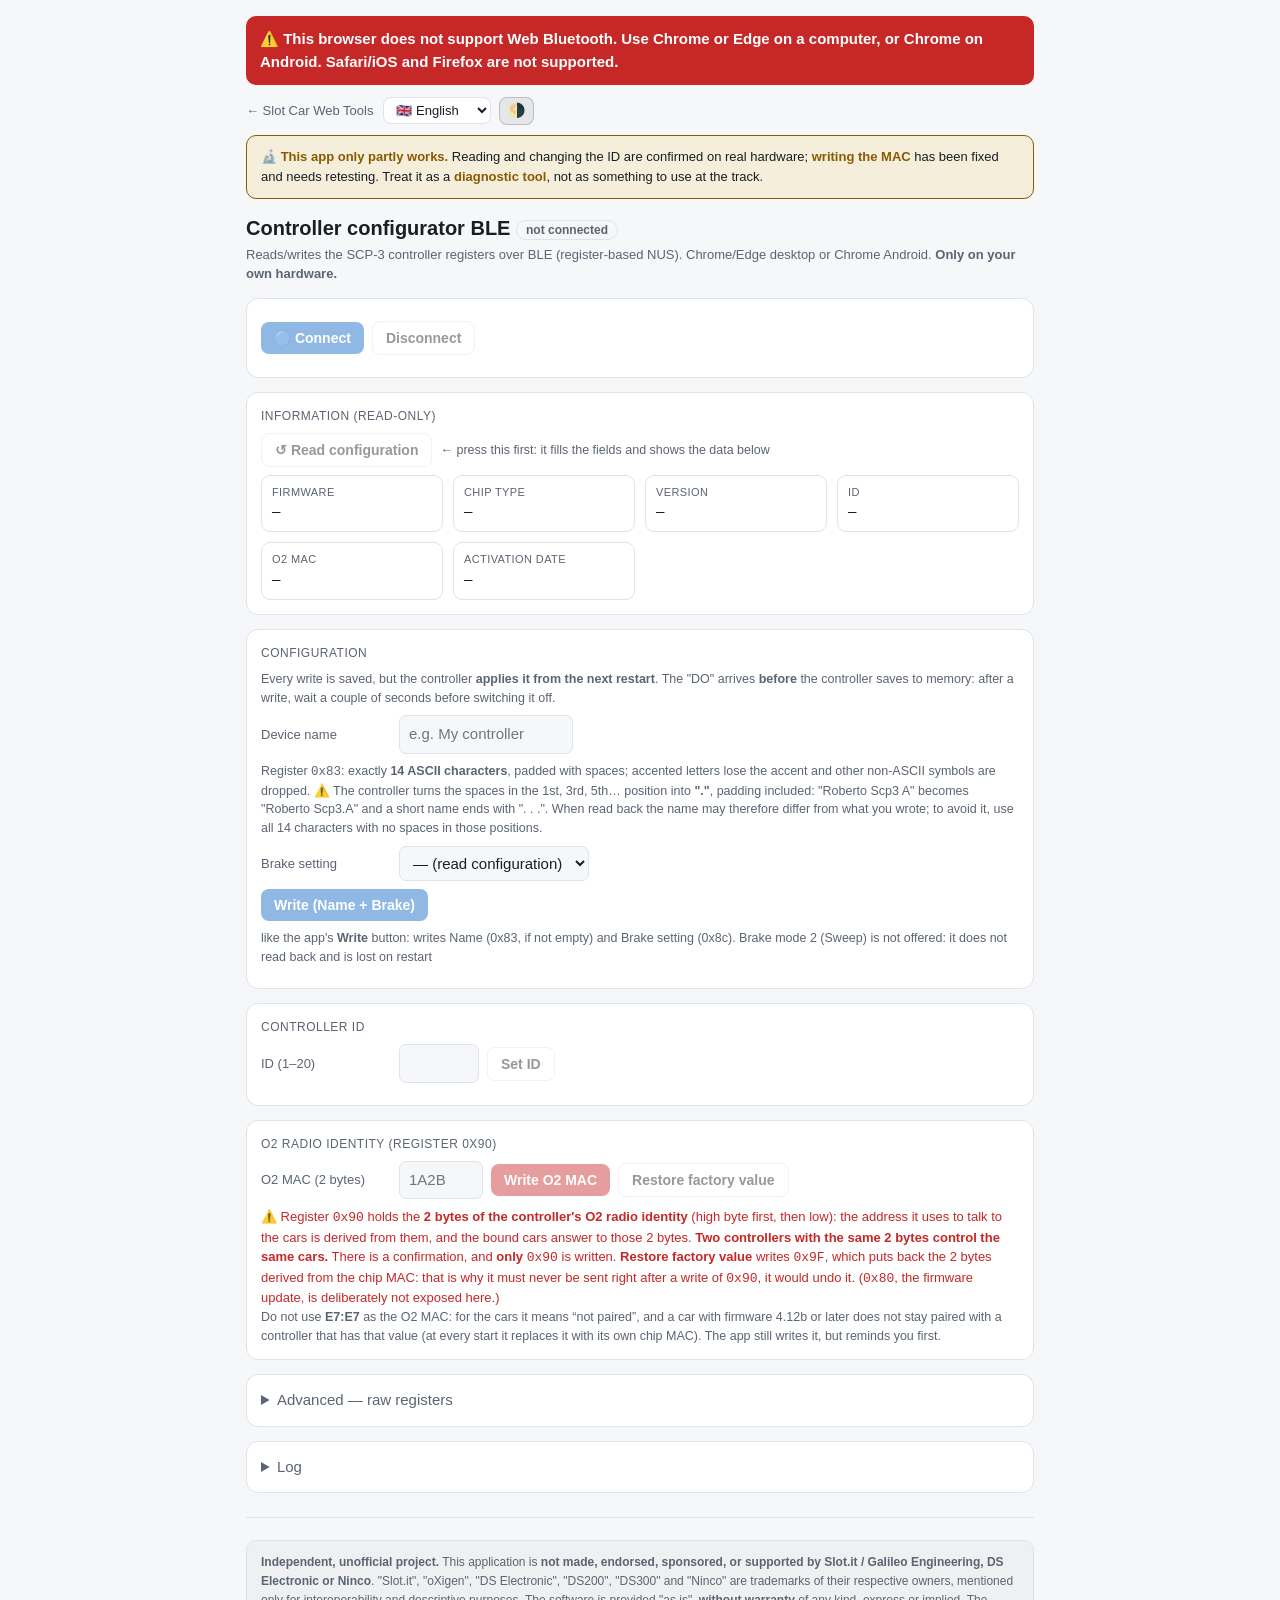
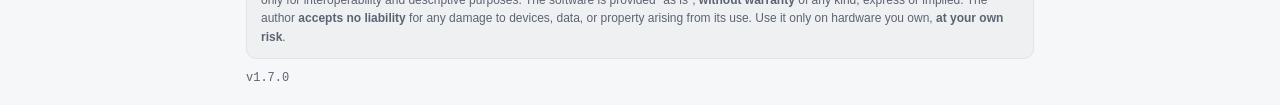
<file: web/remote-config/index.html>
<!doctype html>
<html lang="it">
<head>
<meta charset="utf-8">
<meta name="viewport" content="width=device-width, initial-scale=1">
<meta http-equiv="Cache-Control" content="no-cache, must-revalidate">
<title data-i18n="ctrlHeading">Configuratore controller BLE — Slot Car Web Tools</title>
<link rel="stylesheet" href="../ui.css">
<style>
  /* Qui dentro solo quello che è di QUESTA pagina: la cornice sta in ../ui.css. */
  :root{--wrap:820px}
  label{min-width:130px}
  .warnbox{color:var(--err)}
  /* Le caselle "chiave: valore" dei registri letti. */
  .grid{display:grid;grid-template-columns:repeat(auto-fit,minmax(180px,1fr));gap:10px}
  .fld{border:1px solid var(--bd);border-radius:9px;padding:8px 10px}
  .fld .k{font-size:11px;text-transform:uppercase;letter-spacing:.4px;color:var(--mut)}
  .fld .v{font-family:ui-monospace,Menlo,Consolas,monospace;font-size:14px;margin-top:2px}
</style>
</head>
<body class="app">
  <div id="nobt" class="banner nope" hidden data-i18n-html="noBt"></div>
  <div id="upd" class="banner upd" hidden><span data-i18n="updateAvail"></span> <button onclick="reloadFresh()" data-i18n="updateBtn"></button></div>
  <a class="back" href="../">← Slot Car Web Tools</a>
  <div class="note" data-i18n-html="oxigenPartial"></div>
  <h1><span data-i18n="ctrlHeading"></span> <span id="st" class="pill"></span></h1>
  <p class="sub" data-i18n-html="sub"></p>

  <div class="card">
    <div class="row">
      <button id="btnConn" data-i18n="btnConn"></button>
      <button id="btnDisc" class="sec" disabled data-i18n="btnDisc"></button>
      <span id="devname" class="val"></span>
    </div>
    <!-- si accende se il dispositivo scelto è il modulo Power Amplifier (nome SCP3A-…) -->
    <p class="note" id="paNote" hidden data-i18n-html="paNote"></p>
  </div>

  <!-- ===== Informazioni (sola lettura) ===== -->
  <div class="card">
    <p class="cardtitle" data-i18n="cardInfo"></p>
    <div class="row"><button id="btnReadAll" class="sec" disabled data-i18n="btnReadAll"></button>
      <span class="hint" data-i18n="readAllHint"></span></div>
    <div class="grid" style="margin-top:8px">
      <div class="fld"><div class="k" data-i18n="fldFw"></div><div class="v" id="fFw">—</div></div>
      <div class="fld"><div class="k" data-i18n="fldType"></div><div class="v" id="fType">—</div></div>
      <div class="fld"><div class="k" data-i18n="fldVer"></div><div class="v" id="fVer">—</div></div>
      <div class="fld"><div class="k">ID</div><div class="v" id="fId">—</div></div>
      <div class="fld"><div class="k">O2 MAC</div><div class="v" id="fMac">—</div></div>
      <div class="fld"><div class="k" data-i18n="fldDate"></div><div class="v" id="fDate">—</div></div>
    </div>
  </div>

  <!-- ===== Configurazione (Nome + Brake) ===== -->
  <div class="card">
    <p class="cardtitle" data-i18n="cardConfig"></p>
    <div class="hint" data-i18n-html="rebootHint"></div>
    <!-- Niente maxlength sul nome: il limite lo fa il filtro (prima ripulisce, poi
         taglia), altrimenti il browser tronca prima che il JS tolga i caratteri
         non ASCII e il conto dei 14 non torna. -->
    <div class="row"><label data-i18n="lblName"></label><input id="cName" size="16" autocomplete="off" spellcheck="false" data-i18n-attr="placeholder:phName" placeholder=""></div>
    <div class="hint" data-i18n-html="nameHint"></div>
    <!-- Solo i modi 0 e 1: il 2 (Sweep) non si rilegge e si perde al riavvio. -->
    <div class="row"><label data-i18n="lblBrake"></label>
      <select id="cBrake">
        <option value="" data-i18n="brakeNone"></option>
        <option value="0" data-i18n="brakeDefault"></option>
        <option value="1" data-i18n="brakeLinear"></option>
      </select></div>
    <div class="row"><button class="cfg" data-fn="write" disabled data-i18n="btnWrite"></button>
      <span class="hint" data-i18n-html="writeHint"></span></div>
  </div>

  <!-- ===== ID (schermata a parte) ===== -->
  <div class="card">
    <p class="cardtitle" data-i18n="cardId"></p>
    <div class="row"><label>ID (1–20)</label><input id="cId" type="number" min="1" max="20" style="width:80px">
      <button class="sec cfg" data-fn="id" disabled data-i18n="btnSetId"></button></div>
  </div>

  <!-- ===== Identità radio O2 (registro 0x90) ===== -->
  <div class="card">
    <p class="cardtitle" data-i18n="cardClone"></p>
    <div class="row"><label data-i18n="lblMac"></label><input id="cMac" size="6" inputmode="latin" autocomplete="off" spellcheck="false" placeholder="1A2B" aria-describedby="macHint">
      <button class="warn cfg" data-fn="clone" disabled data-i18n="btnClone"></button>
      <button class="sec cfg" data-fn="rstmac" disabled data-i18n="btnRstMac"></button></div>
    <div id="macHint" class="warnbox" data-i18n-html="cloneWarn"></div>
    <div class="hint" data-i18n-html="e7Hint"></div>
  </div>

  <!-- ===== Avanzato ===== -->
  <div class="card">
    <details><summary style="cursor:pointer;color:var(--mut)" data-i18n="advSummary"></summary>
      <div class="hint" style="margin-top:8px" data-i18n-html="rawHint"></div>
      <div class="hint" style="margin-top:8px" data-i18n-html="curveHint"></div>
      <div class="row" style="margin-top:8px"><label data-i18n="lblRawRead"></label><input id="rReg" size="6" placeholder="0x8f">
        <button class="sec cfg" data-fn="rawread" disabled data-i18n="btnRawRead"></button></div>
      <div class="row"><label data-i18n="lblRawWrite"></label><input id="wReg" size="6" placeholder="0x8c"><input id="wVal" size="14" data-i18n-attr="placeholder:phRawWrite" placeholder="">
        <button class="sec cfg" data-fn="rawwrite" disabled data-i18n="btnRawWrite"></button></div>
      <div id="rawMsg" class="warnbox" aria-live="polite"></div>
      <div class="tbwrap"><table id="regtab" style="margin-top:8px"><thead><tr><th data-i18n="thReg"></th><th data-i18n="thName"></th><th data-i18n="thValue"></th><th></th></tr></thead><tbody></tbody></table></div>
    </details>
  </div>

  <div class="card"><details><summary style="cursor:pointer;color:var(--mut)" data-i18n="advLog"></summary><div id="log"></div></details></div>

<!-- Il piè di tutte le pagine (ui.css): i18n.js ci mette il disclaimer, in fondo la versione. -->
<footer><p class="ver">v<span id="appver"></span></p></footer>

<script>
window.I18N_STRINGS = {
  sub:{
    it:"Legge/scrive i registri del controller SCP-3 via BLE (NUS a registri). Chrome/Edge desktop o Chrome Android. <b>Solo su hardware tuo.</b>",
    en:"Reads/writes the SCP-3 controller registers over BLE (register-based NUS). Chrome/Edge desktop or Chrome Android. <b>Only on your own hardware.</b>",
    es:"Lee/escribe los registros del mando SCP-3 por BLE (NUS por registros). Chrome/Edge escritorio o Chrome Android. <b>Solo en tu propio hardware.</b>",
    fr:"Lit/écrit les registres de la manette SCP-3 via BLE (NUS à registres). Chrome/Edge sur ordinateur ou Chrome sur Android. <b>Uniquement sur ton propre matériel.</b>",
    de:"Liest/schreibt die Register des Handreglers SCP-3 über BLE (registerbasiertes NUS). Chrome/Edge am Computer oder Chrome auf Android. <b>Nur mit eigener Hardware.</b>"
  },
  btnConn:{it:"🔵 Connetti",en:"🔵 Connect",es:"🔵 Conectar",fr:"🔵 Connecter",de:"🔵 Verbinden"},
  btnDisc:{it:"Disconnetti",en:"Disconnect",es:"Desconectar",fr:"Déconnecter",de:"Trennen"},
  ctrlHeading:{it:"Configuratore controller BLE",en:"Controller configurator BLE",es:"Configurador del mando BLE",fr:"Configurateur de manette BLE",de:"Handregler-Konfigurator BLE"},
  cardInfo:{it:"Informazioni (sola lettura)",en:"Information (read-only)",es:"Información (solo lectura)",fr:"Informations (lecture seule)",de:"Informationen (nur lesbar)"},
  btnReadAll:{it:"↺ Leggi configurazione",en:"↺ Read configuration",es:"↺ Leer configuración",fr:"↺ Lire la configuration",de:"↺ Konfiguration lesen"},
  readAllHint:{
    it:"← premi qui per primo: popola i campi e mostra i dati sotto",
    en:"← press this first: it fills the fields and shows the data below",
    es:"← pulsa aquí primero: rellena los campos y muestra los datos abajo",
    fr:"← appuie ici en premier : ça remplit les champs et affiche les données ci-dessous",
    de:"← drück zuerst hier: Das füllt die Felder und zeigt die Daten darunter"
  },
  fldFw:{it:"Firmware",en:"Firmware",es:"Firmware",fr:"Firmware",de:"Firmware"},
  fldType:{it:"Tipo Chip",en:"Chip type",es:"Tipo de chip",fr:"Type de puce",de:"Chip-Typ"},
  fldVer:{it:"Versione",en:"Version",es:"Versión",fr:"Version",de:"Version"},
  fldDate:{it:"Data attivazione",en:"Activation date",es:"Fecha de activación",fr:"Date d'activation",de:"Aktivierungsdatum"},
  cardConfig:{it:"Configurazione",en:"Configuration",es:"Configuración",fr:"Configuration",de:"Konfiguration"},
  rebootHint:{
    it:"Ogni scrittura viene salvata, ma il controller la <b>applica dal prossimo riavvio</b>. Il «DO» arriva <b>prima</b> che il controller salvi in memoria: dopo una scrittura aspetta un paio di secondi prima di spegnerlo.",
    en:"Every write is saved, but the controller <b>applies it from the next restart</b>. The \"DO\" arrives <b>before</b> the controller saves to memory: after a write, wait a couple of seconds before switching it off.",
    es:"Cada escritura se guarda, pero el mando la <b>aplica desde el próximo reinicio</b>. El «DO» llega <b>antes</b> de que el mando guarde en memoria: después de una escritura espera un par de segundos antes de apagarlo.",
    fr:"Chaque écriture est enregistrée, mais la manette ne l'<b>applique qu'au prochain redémarrage</b>. Le « DO » arrive <b>avant</b> que la manette n'enregistre en mémoire : après une écriture, attends quelques secondes avant de l'éteindre.",
    de:"Jeder Schreibvorgang wird gespeichert, aber der Handregler <b>übernimmt ihn erst beim nächsten Neustart</b>. Das „DO“ kommt, <b>bevor</b> der Handregler in den Speicher schreibt: Warte nach einem Schreibvorgang ein paar Sekunden, bevor du ihn ausschaltest."
  },
  lblName:{it:"Nome dispositivo",en:"Device name",es:"Nombre del dispositivo",fr:"Nom de l'appareil",de:"Gerätename"},
  phName:{it:"es. Il mio controller",en:"e.g. My controller",es:"p. ej. Mi mando",fr:"ex. Ma manette",de:"z. B. Mein Handregler"},
  nameHint:{
    it:"Registro <code>0x83</code>: <b>14 caratteri ASCII</b> esatti, il resto si completa con spazi; le lettere accentate perdono l'accento e gli altri simboli non ASCII si scartano. ⚠️ Il controller trasforma in <b>«.»</b> gli spazi in 1ª, 3ª, 5ª… posizione, compresi quelli di riempimento: «Roberto Scp3 A» diventa «Roberto Scp3.A» e un nome corto finisce con «. . .». In rilettura il nome può quindi essere diverso da quello scritto; per evitarlo usa tutti e 14 i caratteri, senza spazi in quelle posizioni.",
    en:"Register <code>0x83</code>: exactly <b>14 ASCII characters</b>, padded with spaces; accented letters lose the accent and other non-ASCII symbols are dropped. ⚠️ The controller turns the spaces in the 1st, 3rd, 5th… position into <b>\".\"</b>, padding included: \"Roberto Scp3 A\" becomes \"Roberto Scp3.A\" and a short name ends with \". . .\". When read back the name may therefore differ from what you wrote; to avoid it, use all 14 characters with no spaces in those positions.",
    es:"Registro <code>0x83</code>: exactamente <b>14 caracteres ASCII</b>, completados con espacios; las letras acentuadas pierden el acento y los demás símbolos no ASCII se descartan. ⚠️ El mando convierte en <b>«.»</b> los espacios en 1.ª, 3.ª, 5.ª… posición, incluidos los de relleno: «Roberto Scp3 A» se convierte en «Roberto Scp3.A» y un nombre corto termina en «. . .». Al releerlo el nombre puede ser distinto del escrito; para evitarlo usa los 14 caracteres, sin espacios en esas posiciones.",
    fr:"Registre <code>0x83</code> : exactement <b>14 caractères ASCII</b>, complétés par des espaces ; les lettres accentuées perdent leur accent et les autres symboles non ASCII sont ignorés. ⚠️ La manette transforme en <b>« . »</b> les espaces en 1re, 3e, 5e… position, y compris ceux de remplissage : « Roberto Scp3 A » devient « Roberto Scp3.A » et un nom court se termine par « . . . ». À la relecture, le nom peut donc différer de celui que tu as écrit ; pour l'éviter, utilise les 14 caractères, sans espace à ces positions.",
    de:"Register <code>0x83</code>: genau <b>14 ASCII-Zeichen</b>, der Rest wird mit Leerzeichen aufgefüllt; Buchstaben mit Akzent oder Umlaut verlieren ihn, andere Nicht-ASCII-Zeichen werden verworfen. ⚠️ Der Handregler macht aus den Leerzeichen an 1., 3., 5. … Stelle einen <b>„.“</b>, auch aus den Füllzeichen: „Roberto Scp3 A“ wird zu „Roberto Scp3.A“, und ein kurzer Name endet mit „. . .“. Beim Zurücklesen kann der Name daher vom geschriebenen abweichen; um das zu vermeiden, nutze alle 14 Zeichen ohne Leerzeichen an diesen Stellen."
  },
  lblBrake:{it:"Impostazione freno",en:"Brake setting",es:"Ajuste de freno",fr:"Réglage du frein",de:"Bremseinstellung"},
  brakeNone:{it:"— (leggi configurazione)",en:"— (read configuration)",es:"— (leer configuración)",fr:"— (lire la configuration)",de:"— (Konfiguration lesen)"},
  brakeDefault:{it:"Default",en:"Default",es:"Predeterminado",fr:"Par défaut",de:"Standard"},
  brakeLinear:{it:"Manopola (trimmer)",en:"Knob (trimmer)",es:"Potenciómetro (trimmer)",fr:"Molette (trimmer)",de:"Drehknopf (Trimmer)"},
  btnWrite:{it:"Scrivi (Nome + Freno)",en:"Write (Name + Brake)",es:"Escribir (Nombre + Freno)",fr:"Écrire (Nom + Frein)",de:"Schreiben (Name + Bremse)"},
  writeHint:{
    it:"come il tasto <b>Scrivi</b> dell'app: scrive Nome (0x83, se non è vuoto) e Impostazione freno (0x8c). Il modo freno 2 (Sweep) non è offerto: non si rilegge e si perde al riavvio",
    en:"like the app's <b>Write</b> button: writes Name (0x83, if not empty) and Brake setting (0x8c). Brake mode 2 (Sweep) is not offered: it does not read back and is lost on restart",
    es:"como el botón <b>Escribir</b> de la app: escribe Nombre (0x83, si no está vacío) y Ajuste de freno (0x8c). El modo de freno 2 (Sweep) no se ofrece: no se relee y se pierde al reiniciar",
    fr:"comme le bouton <b>Écrire</b> de l'app : écrit le Nom (0x83, s'il n'est pas vide) et le Réglage du frein (0x8c). Le mode de frein 2 (Sweep) n'est pas proposé : il ne se relit pas et se perd au redémarrage",
    de:"wie die Taste <b>Schreiben</b> der App: schreibt Name (0x83, wenn nicht leer) und Bremseinstellung (0x8c). Bremsmodus 2 (Sweep) wird nicht angeboten: Er lässt sich nicht zurücklesen und geht beim Neustart verloren"
  },
  cardId:{it:"ID controller",en:"Controller ID",es:"ID del mando",fr:"ID de la manette",de:"Handregler-ID"},
  btnSetId:{it:"Imposta ID",en:"Set ID",es:"Establecer ID",fr:"Définir l'ID",de:"ID setzen"},
  cardClone:{it:"Identità radio O2 (registro 0x90)",en:"O2 radio identity (register 0x90)",es:"Identidad de radio O2 (registro 0x90)",fr:"Identité radio O2 (registre 0x90)",de:"O2-Funkidentität (Register 0x90)"},
  lblMac:{it:"O2 MAC (2 byte)",en:"O2 MAC (2 bytes)",es:"O2 MAC (2 bytes)",fr:"MAC O2 (2 octets)",de:"O2-MAC (2 Bytes)"},
  btnClone:{it:"Scrivi MAC O2",en:"Write O2 MAC",es:"Escribir MAC O2",fr:"Écrire le MAC O2",de:"O2-MAC schreiben"},
  btnRstMac:{it:"Ripristina di fabbrica",en:"Restore factory value",es:"Restaurar de fábrica",fr:"Rétablir la valeur d'usine",de:"Werkseinstellung wiederherstellen"},
  confirmRstMac:{
    it:"Ripristinare l'identità radio O2 di fabbrica (registro 0x9F)? Il controller torna ai 2 byte ricavati dal MAC del proprio chip. Ha effetto dal prossimo riavvio.",
    en:"Restore the factory O2 radio identity (register 0x9F)? The controller goes back to the 2 bytes derived from its own chip MAC. Takes effect from the next restart.",
    es:"¿Restaurar la identidad de radio O2 de fábrica (registro 0x9F)? El mando vuelve a los 2 bytes derivados del MAC de su propio chip. Tiene efecto desde el próximo reinicio.",
    fr:"Rétablir l'identité radio O2 d'usine (registre 0x9F) ? La manette revient aux 2 octets tirés du MAC de sa propre puce. Prend effet au prochain redémarrage.",
    de:"O2-Funkidentität ab Werk wiederherstellen (Register 0x9F)? Der Handregler kehrt zu den 2 Bytes zurück, die aus der MAC seines eigenen Chips abgeleitet sind. Wirkt ab dem nächsten Neustart."
  },
  cloneWarn:{
    it:"⚠️ Il registro <code>0x90</code> contiene i <b>2 byte dell'identità radio O2</b> del controller (prima il byte alto, poi il basso): da questi si ricava l'indirizzo con cui parla alle auto, e le auto abbinate rispondono a quei 2 byte. <b>Due controller con gli stessi 2 byte comandano le stesse auto.</b> C'è una conferma, e si scrive <b>solo</b> <code>0x90</code>. <b>Ripristina di fabbrica</b> scrive <code>0x9F</code>, che rimette i 2 byte ricavati dal MAC del chip: per questo non va mai mandato subito dopo una scrittura di <code>0x90</code>, la annullerebbe. (<code>0x80</code>, l'aggiornamento firmware, non è esposto qui apposta.)",
    en:"⚠️ Register <code>0x90</code> holds the <b>2 bytes of the controller's O2 radio identity</b> (high byte first, then low): the address it uses to talk to the cars is derived from them, and the bound cars answer to those 2 bytes. <b>Two controllers with the same 2 bytes control the same cars.</b> There is a confirmation, and <b>only</b> <code>0x90</code> is written. <b>Restore factory value</b> writes <code>0x9F</code>, which puts back the 2 bytes derived from the chip MAC: that is why it must never be sent right after a write of <code>0x90</code>, it would undo it. (<code>0x80</code>, the firmware update, is deliberately not exposed here.)",
    es:"⚠️ El registro <code>0x90</code> contiene los <b>2 bytes de la identidad de radio O2</b> del mando (primero el byte alto, luego el bajo): de ellos se obtiene la dirección con la que habla a los coches, y los coches vinculados responden a esos 2 bytes. <b>Dos mandos con los mismos 2 bytes controlan los mismos coches.</b> Hay una confirmación, y se escribe <b>solo</b> <code>0x90</code>. <b>Restaurar de fábrica</b> escribe <code>0x9F</code>, que devuelve los 2 bytes derivados del MAC del chip: por eso nunca debe enviarse justo después de una escritura de <code>0x90</code>, la anularía. (<code>0x80</code>, la actualización de firmware, no se expone aquí a propósito.)",
    fr:"⚠️ Le registre <code>0x90</code> contient les <b>2 octets de l'identité radio O2</b> de la manette (d'abord l'octet haut, puis le bas) : c'est d'eux que l'on tire l'adresse avec laquelle elle parle aux voitures, et les voitures appairées répondent à ces 2 octets. <b>Deux manettes avec les mêmes 2 octets commandent les mêmes voitures.</b> Il y a une confirmation, et on écrit <b>seulement</b> <code>0x90</code>. <b>Rétablir la valeur d'usine</b> écrit <code>0x9F</code>, qui remet les 2 octets tirés du MAC de la puce : c'est pourquoi il ne faut jamais l'envoyer juste après une écriture de <code>0x90</code>, il l'annulerait. (<code>0x80</code>, la mise à jour du firmware, n'est volontairement pas proposé ici.)",
    de:"⚠️ Register <code>0x90</code> enthält die <b>2 Bytes der O2-Funkidentität</b> des Handreglers (zuerst das hohe Byte, dann das niedrige): Daraus ergibt sich die Adresse, mit der er zu den Autos spricht, und die gekoppelten Autos antworten auf diese 2 Bytes. <b>Zwei Handregler mit denselben 2 Bytes steuern dieselben Autos.</b> Es gibt eine Bestätigung, und geschrieben wird <b>nur</b> <code>0x90</code>. <b>Werkseinstellung wiederherstellen</b> schreibt <code>0x9F</code>, das die aus der MAC des Chips abgeleiteten 2 Bytes zurückholt: Deshalb darf es nie direkt nach einem Schreiben von <code>0x90</code> gesendet werden, es würde den Schreibvorgang aufheben. (<code>0x80</code>, das Firmware-Update, wird hier absichtlich nicht angeboten.)"
  },
  advSummary:{it:"Avanzato — registri grezzi",en:"Advanced — raw registers",es:"Avanzado — registros en bruto",fr:"Avancé — registres bruts",de:"Erweitert — Rohregister"},
  rawHint:{
    it:"La console accetta solo i registri della tabella, con il numero di byte giusto per ciascuno. Il motivo: a un registro che non gestisce il controller risponde <b>«DO»</b> lo stesso, senza aver scritto niente — e dopo una lettura o scrittura del freno (<code>0x8B</code>/<code>0x8C</code>) quella scrittura finisce nel valore del freno. Valori in esadecimale (<code>32</code>, <code>1a 2b</code>); per <code>0x83</code> si scrive il nome in chiaro. Bloccati apposta anche <code>0x80</code> (aggiornamento firmware), i registri di attivazione <code>0x81</code>/<code>0x82</code> e il modo freno 2.",
    en:"The console only accepts the registers in the table, with the right number of bytes for each one. The reason: the controller answers <b>\"DO\"</b> even to a register it does not handle, without writing anything — and after a brake read or write (<code>0x8B</code>/<code>0x8C</code>) that write ends up in the brake value. Values in hex (<code>32</code>, <code>1a 2b</code>); for <code>0x83</code> type the name as plain text. Also blocked on purpose: <code>0x80</code> (firmware update), the activation registers <code>0x81</code>/<code>0x82</code> and brake mode 2.",
    es:"La consola solo acepta los registros de la tabla, con el número de bytes correcto para cada uno. El motivo: a un registro que no gestiona el mando responde <b>«DO»</b> igualmente, sin haber escrito nada — y después de una lectura o escritura del freno (<code>0x8B</code>/<code>0x8C</code>) esa escritura acaba en el valor del freno. Valores en hexadecimal (<code>32</code>, <code>1a 2b</code>); para <code>0x83</code> se escribe el nombre en claro. Bloqueados a propósito también <code>0x80</code> (actualización de firmware), los registros de activación <code>0x81</code>/<code>0x82</code> y el modo de freno 2.",
    fr:"La console n'accepte que les registres du tableau, avec le bon nombre d'octets pour chacun. La raison : à un registre qu'elle ne gère pas, la manette répond quand même <b>« DO »</b>, sans rien avoir écrit — et après une lecture ou une écriture du frein (<code>0x8B</code>/<code>0x8C</code>), cette écriture finit dans la valeur du frein. Valeurs en hexadécimal (<code>32</code>, <code>1a 2b</code>) ; pour <code>0x83</code>, on écrit le nom en clair. Bloqués exprès aussi : <code>0x80</code> (mise à jour du firmware), les registres d'activation <code>0x81</code>/<code>0x82</code> et le mode de frein 2.",
    de:"Die Konsole nimmt nur die Register aus der Tabelle an, jeweils mit der richtigen Anzahl Bytes. Der Grund: Auf ein Register, das er nicht verarbeitet, antwortet der Handregler trotzdem <b>„DO“</b>, ohne etwas geschrieben zu haben — und nach einem Lesen oder Schreiben der Bremse (<code>0x8B</code>/<code>0x8C</code>) landet dieser Schreibvorgang im Bremswert. Werte hexadezimal (<code>32</code>, <code>1a 2b</code>); für <code>0x83</code> schreibt man den Namen im Klartext. Ebenfalls absichtlich gesperrt: <code>0x80</code> (Firmware-Update), die Aktivierungsregister <code>0x81</code>/<code>0x82</code> und Bremsmodus 2."
  },
  lblRawRead:{it:"Leggi reg",en:"Read reg",es:"Leer reg",fr:"Lire reg",de:"Reg lesen"},
  btnRawRead:{it:"Leggi",en:"Read",es:"Leer",fr:"Lire",de:"Lesen"},
  lblRawWrite:{it:"Scrivi reg",en:"Write reg",es:"Escribir reg",fr:"Écrire reg",de:"Reg schreiben"},
  phRawWrite:{it:"01 / 1a2b / nome per 0x83",en:"01 / 1a2b / name for 0x83",es:"01 / 1a2b / nombre para 0x83",fr:"01 / 1a2b / nom pour 0x83",de:"01 / 1a2b / Name für 0x83"},
  btnRawWrite:{it:"Scrivi",en:"Write",es:"Escribir",fr:"Écrire",de:"Schreiben"},
  thName:{it:"nome",en:"name",es:"nombre",fr:"nom",de:"Name"},
  thValue:{it:"valore",en:"value",es:"valor",fr:"valeur",de:"Wert"},
  regReadBtn:{it:"leggi",en:"read",es:"leer",fr:"lire",de:"lesen"},
  // --- nomi dei registri (tabella) ---
  rgVer:{it:"versione firmware (si legge con un frame da 5 byte)",en:"firmware version (read with a 5-byte frame)",es:"versión de firmware (se lee con una trama de 5 bytes)",fr:"version du firmware (se lit avec une trame de 5 octets)",de:"Firmware-Version (wird mit einem 5-Byte-Frame gelesen)"},
  rgChipMac:{it:"MAC del chip (sola lettura)",en:"chip MAC (read-only)",es:"MAC del chip (solo lectura)",fr:"MAC de la puce (lecture seule)",de:"MAC des Chips (nur lesbar)"},
  rgActDate:{it:"data di attivazione (qui solo lettura)",en:"activation date (read-only here)",es:"fecha de activación (aquí solo lectura)",fr:"date d'activation (ici en lecture seule)",de:"Aktivierungsdatum (hier nur lesbar)"},
  rgActLock:{it:"blocco di attivazione (qui solo lettura)",en:"activation lock (read-only here)",es:"bloqueo de activación (aquí solo lectura)",fr:"verrou d'activation (ici en lecture seule)",de:"Aktivierungssperre (hier nur lesbar)"},
  rgName:{it:"nome (14 caratteri ASCII; gli spazi in 1ª, 3ª… posizione diventano «.»)",en:"name (14 ASCII characters; spaces in the 1st, 3rd… position become \".\")",es:"nombre (14 caracteres ASCII; los espacios en 1.ª, 3.ª… posición se vuelven «.»)",fr:"nom (14 caractères ASCII ; les espaces en 1re, 3e… position deviennent « . »)",de:"Name (14 ASCII-Zeichen; Leerzeichen an 1., 3. … Stelle werden zu „.“)"},
  rgSpdMode:{it:"modo velocità: senza effetto",en:"speed mode: no effect",es:"modo de velocidad: sin efecto",fr:"mode de vitesse : sans effet",de:"Geschwindigkeitsmodus: ohne Wirkung"},
  rgSpdMax:{it:"velocità massima: senza effetto",en:"max speed: no effect",es:"velocidad máxima: sin efecto",fr:"vitesse maximale : sans effet",de:"Höchstgeschwindigkeit: ohne Wirkung"},
  rgBrkVal:{it:"valore massimo del freno",en:"maximum brake value",es:"valor máximo del freno",fr:"valeur maximale du frein",de:"maximaler Bremswert"},
  rgBrkMode:{it:"modo freno: 0 default, 1 lineare (manopola)",en:"brake mode: 0 default, 1 linear (knob)",es:"modo de freno: 0 predeterminado, 1 lineal (potenciómetro)",fr:"mode de frein : 0 par défaut, 1 linéaire (molette)",de:"Bremsmodus: 0 Standard, 1 linear (Drehknopf)"},
  rgCode:{it:"tipo di codifica: 0 O2, 1 ARC, 2 DGT, 3 SSD, 4 D132 (torna a O2 all'avvio)",en:"coding type: 0 O2, 1 ARC, 2 DGT, 3 SSD, 4 D132 (back to O2 at startup)",es:"tipo de codificación: 0 O2, 1 ARC, 2 DGT, 3 SSD, 4 D132 (vuelve a O2 al arrancar)",fr:"type de codage : 0 O2, 1 ARC, 2 DGT, 3 SSD, 4 D132 (revient à O2 au démarrage)",de:"Codierungsart: 0 O2, 1 ARC, 2 DGT, 3 SSD, 4 D132 (beim Start wieder O2)"},
  rgId:{it:"ID (1–20)",en:"ID (1–20)",es:"ID (1–20)",fr:"ID (1–20)",de:"ID (1–20)"},
  rgIdent:{it:"identità radio O2 (alto, basso)",en:"O2 radio identity (high, low)",es:"identidad de radio O2 (alto, bajo)",fr:"identité radio O2 (haut, bas)",de:"O2-Funkidentität (hoch, niedrig)"},
  rgSpdLim:{it:"limite velocità: non usato",en:"speed limit: not used",es:"límite de velocidad: no se usa",fr:"limite de vitesse : pas utilisée",de:"Geschwindigkeitsgrenze: nicht genutzt"},
  rgCurve:{it:"curva del grilletto [max, medio 2, medio 1, min, offset fine corsa da 1 a 9]; valori non decrescenti forzano la ricalibrazione all'avvio",en:"trigger curve [max, mid 2, mid 1, min, end-of-travel offset 1 to 9]; non-decreasing values force a recalibration at startup",es:"curva del gatillo [máx, medio 2, medio 1, mín, offset fin de carrera de 1 a 9]; valores no decrecientes fuerzan la recalibración al arrancar",fr:"courbe de la gâchette [max, milieu 2, milieu 1, min, décalage de fin de course de 1 à 9] ; des valeurs non décroissantes forcent le recalibrage au démarrage",de:"Abzugskurve [max, Mitte 2, Mitte 1, min, Offset am Anschlag 1 bis 9]; nicht fallende Werte erzwingen beim Start eine Neukalibrierung"},
  rgRamp:{it:"soglia della rampa, da 0x0F a 0xFA (predefinito 0x7F): ha effetto dalla 4.20b",en:"ramp threshold, 0x0F to 0xFA (default 0x7F): takes effect from 4.20b",es:"umbral de la rampa, de 0x0F a 0xFA (predeterminado 0x7F): tiene efecto desde la 4.20b",fr:"seuil de la rampe, de 0x0F à 0xFA (0x7F par défaut) : prend effet à partir de la 4.20b",de:"Rampenschwelle, 0x0F bis 0xFA (Standard 0x7F): wirkt ab 4.20b"},
  curveHint:{
    it:"<b>Curva (<code>0x93</code>) e rampa (<code>0x94</code>).</b> Il 5° byte della curva è l'offset di fine corsa del grilletto e va tenuto <b>fra 1 e 9</b>: il controller non lo controlla, e con valori grandi il grilletto non frena più al rilascio o non accelera. L'app non manda una curva con l'offset fuori da 1..9. La soglia della rampa esiste dalla 4.18g; nella 4.20a è salvata ma <b>non ha effetto</b>, che arriva con la 4.20b, dal riavvio successivo, limitata da <code>0x0F</code> a <code>0xFA</code> (predefinito <code>0x7F</code>). La 4.20b si presenta ancora come 4.20a: da qui le due versioni non si distinguono. Su un controller che ha avuto una versione fino alla 4.18g può valere <code>0x5A</code> senza che nessuno l'abbia impostata (da verificare). L'app manda solo valori da <code>0x0F</code> a <code>0xFA</code>.",
    en:"<b>Curve (<code>0x93</code>) and ramp (<code>0x94</code>).</b> The 5th byte of the curve is the trigger's end-of-travel offset and must stay <b>between 1 and 9</b>: the controller does not check it, and with large values the trigger no longer brakes when released or does not accelerate. The app does not send a curve whose offset is outside 1..9. The ramp threshold exists since 4.18g; on 4.20a it is saved but <b>has no effect</b>, which comes with 4.20b, from the next restart, limited to <code>0x0F</code>..<code>0xFA</code> (default <code>0x7F</code>). 4.20b still reports itself as 4.20a: from here the two versions cannot be told apart. On a controller that has run a version up to 4.18g it may read <code>0x5A</code> without anyone having set it (to be verified). The app only sends values from <code>0x0F</code> to <code>0xFA</code>.",
    es:"<b>Curva (<code>0x93</code>) y rampa (<code>0x94</code>).</b> El 5.º byte de la curva es el offset de fin de carrera del gatillo y debe quedar <b>entre 1 y 9</b>: el mando no lo comprueba, y con valores grandes el gatillo ya no frena al soltarlo o no acelera. La app no envía una curva con el offset fuera de 1..9. El umbral de la rampa existe desde la 4.18g; en la 4.20a se guarda pero <b>no tiene efecto</b>, que llega con la 4.20b, desde el siguiente reinicio, limitado de <code>0x0F</code> a <code>0xFA</code> (predeterminado <code>0x7F</code>). La 4.20b se presenta todavía como 4.20a: desde aquí las dos versiones no se distinguen. En un mando que ha tenido una versión hasta la 4.18g puede valer <code>0x5A</code> sin que nadie lo haya puesto (por verificar). La app solo envía valores de <code>0x0F</code> a <code>0xFA</code>.",
    fr:"<b>Courbe (<code>0x93</code>) et rampe (<code>0x94</code>).</b> Le 5e octet de la courbe est le décalage de fin de course de la gâchette et doit rester <b>entre 1 et 9</b> : la manette ne le vérifie pas, et avec de grandes valeurs la gâchette ne freine plus au relâchement ou n'accélère pas. L'app n'envoie pas de courbe dont le décalage sort de 1..9. Le seuil de la rampe existe depuis la 4.18g ; en 4.20a il est enregistré mais <b>sans effet</b>, qui arrive avec la 4.20b, au redémarrage suivant, limité de <code>0x0F</code> à <code>0xFA</code> (<code>0x7F</code> par défaut). La 4.20b s'annonce encore comme 4.20a : d'ici, les deux versions ne se distinguent pas. Sur une manette qui a eu une version jusqu'à la 4.18g, il peut valoir <code>0x5A</code> sans que personne ne l'ait réglé (à vérifier). L'app n'envoie que des valeurs de <code>0x0F</code> à <code>0xFA</code>.",
    de:"<b>Kurve (<code>0x93</code>) und Rampe (<code>0x94</code>).</b> Das 5. Byte der Kurve ist der Offset des Abzugs am Anschlag und muss <b>zwischen 1 und 9</b> bleiben: Der Handregler prüft es nicht, und bei großen Werten bremst der Abzug beim Loslassen nicht mehr oder gibt kein Gas. Eine Kurve mit einem Offset außerhalb von 1..9 sendet die App nicht. Die Rampenschwelle gibt es seit 4.18g; in 4.20a wird sie gespeichert, hat aber <b>keine Wirkung</b> — die kommt mit 4.20b, ab dem nächsten Neustart, begrenzt auf <code>0x0F</code> bis <code>0xFA</code> (Standard <code>0x7F</code>). 4.20b meldet sich weiterhin als 4.20a: Von hier aus lassen sich die beiden Versionen nicht unterscheiden. Auf einem Handregler, der eine Version bis 4.18g hatte, kann sie <code>0x5A</code> sein, ohne dass jemand sie gesetzt hat (noch zu prüfen). Die App sendet nur Werte von <code>0x0F</code> bis <code>0xFA</code>."
  },
  e7Hint:{
    it:"Non usare <b>E7:E7</b> come MAC O2: per le auto vuol dire «non abbinata», e un'auto con firmware 4.12b o successivo non resta abbinata a un controller con quel valore (a ogni avvio lo sostituisce con il MAC del proprio chip). L'app lo scrive lo stesso, ma prima lo ricorda.",
    en:"Do not use <b>E7:E7</b> as the O2 MAC: for the cars it means “not paired”, and a car with firmware 4.12b or later does not stay paired with a controller that has that value (at every start it replaces it with its own chip MAC). The app still writes it, but reminds you first.",
    es:"No uses <b>E7:E7</b> como MAC O2: para los coches significa «no vinculado», y un coche con firmware 4.12b o posterior no se queda vinculado a un mando con ese valor (en cada arranque lo sustituye por el MAC de su propio chip). La app lo escribe igualmente, pero antes te lo recuerda.",
    fr:"N'utilise pas <b>E7:E7</b> comme MAC O2 : pour les voitures, cela veut dire « non appairée », et une voiture en firmware 4.12b ou plus récent ne reste pas appairée à une manette qui a cette valeur (à chaque démarrage, elle la remplace par le MAC de sa propre puce). L'app l'écrit quand même, mais te le rappelle d'abord.",
    de:"Verwende <b>E7:E7</b> nicht als O2-MAC: Für die Autos bedeutet das „nicht gekoppelt“, und ein Auto mit Firmware 4.12b oder neuer bleibt nicht mit einem Handregler mit diesem Wert gekoppelt (bei jedem Start ersetzt es ihn durch die MAC seines eigenen Chips). Die App schreibt ihn trotzdem, erinnert dich aber vorher daran."
  },
  warnE7:{
    it:"⚠️ E7:E7 per le auto vuol dire «non abbinata»: un'auto con firmware 4.12b o successivo non resta abbinata a un controller con questo MAC O2.",
    en:"⚠️ For the cars E7:E7 means “not paired”: a car with firmware 4.12b or later does not stay paired with a controller that has this O2 MAC.",
    es:"⚠️ Para los coches E7:E7 significa «no vinculado»: un coche con firmware 4.12b o posterior no se queda vinculado a un mando con este MAC O2.",
    fr:"⚠️ Pour les voitures, E7:E7 veut dire « non appairée » : une voiture en firmware 4.12b ou plus récent ne reste pas appairée à une manette qui a ce MAC O2.",
    de:"⚠️ Für die Autos bedeutet E7:E7 „nicht gekoppelt“: Ein Auto mit Firmware 4.12b oder neuer bleibt nicht mit einem Handregler mit dieser O2-MAC gekoppelt."
  },
  paNote:{
    it:"⚠️ Questo è il <b>modulo Power Amplifier</b> (nome <code>SCP3A-…</code>), il modulo radio opzionale che si monta nell'SCP-3 per la portata lunga, non il controller: risponde a un altro byte dispositivo (<code>0x0B</code>) e ha pochi registri suoi, e questa app non lo gestisce. Per configurare il controller, all'accensione scegli <b>hAndLE</b> (freccia giù) nel menu APP. Senza data di attivazione il modulo non usa la radio.",
    en:"⚠️ This is the <b>Power Amplifier module</b> (name <code>SCP3A-…</code>), the optional radio module fitted in the SCP-3 for long range, not the controller: it answers to a different device byte (<code>0x0B</code>) and has only a few registers of its own, and this app does not handle it. To configure the controller, choose <b>hAndLE</b> (down arrow) in the APP menu at power-on. Without an activation date the module does not use the radio.",
    es:"⚠️ Este es el <b>módulo Power Amplifier</b> (nombre <code>SCP3A-…</code>), el módulo de radio opcional que se monta en el SCP-3 para el alcance largo, no el mando: responde a otro byte de dispositivo (<code>0x0B</code>) y tiene pocos registros propios, y esta app no lo gestiona. Para configurar el mando, al encender elige <b>hAndLE</b> (flecha abajo) en el menú APP. Sin fecha de activación el módulo no usa la radio.",
    fr:"⚠️ C'est le <b>module Power Amplifier</b> (nom <code>SCP3A-…</code>), le module radio optionnel qui se monte dans la SCP-3 pour la longue portée, pas la manette : il répond à un autre octet d'appareil (<code>0x0B</code>) et n'a que quelques registres à lui, et cette app ne le gère pas. Pour configurer la manette, choisis <b>hAndLE</b> (flèche bas) dans le menu APP à l'allumage. Sans date d'activation, le module n'utilise pas la radio.",
    de:"⚠️ Das ist das <b>Power-Amplifier-Modul</b> (Name <code>SCP3A-…</code>), das optionale Funkmodul, das für große Reichweite in den SCP-3 eingesetzt wird, nicht der Handregler: Es antwortet auf ein anderes Gerätebyte (<code>0x0B</code>) und hat nur wenige eigene Register, und diese App unterstützt es nicht. Um den Handregler zu konfigurieren, wähle beim Einschalten im APP-Menü <b>hAndLE</b> (Pfeil runter). Ohne Aktivierungsdatum nutzt das Modul den Funk nicht."
  },
  logCurveOff:{
    it:"[curva letta: offset di fine corsa = {v}, fuori da 1..9 — il grilletto potrebbe non frenare al rilascio o non accelerare]",
    en:"[curve read: end-of-travel offset = {v}, outside 1..9 — the trigger may not brake when released or may not accelerate]",
    es:"[curva leída: offset de fin de carrera = {v}, fuera de 1..9 — puede que el gatillo no frene al soltarlo o no acelere]",
    fr:"[courbe lue : décalage de fin de course = {v}, hors de 1..9 — la gâchette risque de ne pas freiner au relâchement ou de ne pas accélérer]",
    de:"[Kurve gelesen: Offset am Anschlag = {v}, außerhalb von 1..9 — der Abzug bremst beim Loslassen vielleicht nicht oder gibt kein Gas]"
  },
  rgRstId:{it:"ripristina identità di fabbrica (comando)",en:"restore factory identity (command)",es:"restaurar identidad de fábrica (comando)",fr:"rétablir l'identité d'usine (commande)",de:"Werksidentität wiederherstellen (Befehl)"},
  // --- motivi dei blocchi della console ---
  blkBadReg:{it:"numero di registro non valido (es. 8f).",en:"invalid register number (e.g. 8f).",es:"número de registro no válido (p. ej. 8f).",fr:"numéro de registre non valide (ex. 8f).",de:"Ungültige Registernummer (z. B. 8f)."},
  blkBadVal:{it:"valore non valido: scrivi i byte in esadecimale (es. 01 oppure 1a 2b).",en:"invalid value: write the bytes in hex (e.g. 01 or 1a 2b).",es:"valor no válido: escribe los bytes en hexadecimal (p. ej. 01 o 1a 2b).",fr:"valeur non valide : écris les octets en hexadécimal (ex. 01 ou 1a 2b).",de:"Ungültiger Wert: Schreib die Bytes hexadezimal (z. B. 01 oder 1a 2b)."},
  blkUnknown:{
    it:"registro fuori tabella, non lo mando: il controller risponderebbe «DO» senza scrivere niente, e dopo un accesso al freno (0x8B/0x8C) la scrittura finirebbe nel valore del freno.",
    en:"register not in the table, not sent: the controller would answer \"DO\" without writing anything, and after a brake access (0x8B/0x8C) the write would end up in the brake value.",
    es:"registro fuera de la tabla, no lo envío: el mando respondería «DO» sin escribir nada, y después de un acceso al freno (0x8B/0x8C) la escritura acabaría en el valor del freno.",
    fr:"registre hors du tableau, je ne l'envoie pas : la manette répondrait « DO » sans rien écrire, et après un accès au frein (0x8B/0x8C) l'écriture finirait dans la valeur du frein.",
    de:"Register nicht in der Tabelle, wird nicht gesendet: Der Handregler würde „DO“ antworten, ohne etwas zu schreiben, und nach einem Zugriff auf die Bremse (0x8B/0x8C) würde der Schreibvorgang im Bremswert landen."
  },
  blkUnknownR:{
    it:"registro fuori tabella, non lo leggo: a un registro che non gestisce il controller non risponde, e non è provato che la lettura sia innocua.",
    en:"register not in the table, not read: the controller does not answer for a register it does not handle, and reading it has not been proven harmless.",
    es:"registro fuera de la tabla, no lo leo: a un registro que no gestiona el mando no responde, y no está probado que leerlo sea inocuo.",
    fr:"registre hors du tableau, je ne le lis pas : la manette ne répond pas pour un registre qu'elle ne gère pas, et il n'est pas prouvé que la lecture soit sans danger.",
    de:"Register nicht in der Tabelle, wird nicht gelesen: Auf ein Register, das er nicht verarbeitet, antwortet der Handregler nicht, und es ist nicht erwiesen, dass das Lesen harmlos ist."
  },
  blkRO:{it:"registro di sola lettura.",en:"read-only register.",es:"registro de solo lectura.",fr:"registre en lecture seule.",de:"Nur lesbares Register."},
  blkWO:{it:"è un comando, non un valore: si scrive soltanto.",en:"it is a command, not a value: it can only be written.",es:"es un comando, no un valor: solo se escribe.",fr:"c'est une commande, pas une valeur : on ne peut que l'écrire.",de:"Das ist ein Befehl, kein Wert: Er wird nur geschrieben."},
  blkDfu:{
    it:"0x80 riguarda l'aggiornamento firmware: questa app non lo manda (sul controller si entra in aggiornamento dal menu pulsanti).",
    en:"0x80 is about the firmware update: this app does not send it (on the controller the update mode is entered from the button menu).",
    es:"0x80 tiene que ver con la actualización de firmware: esta app no lo envía (en el mando se entra en actualización desde el menú de botones).",
    fr:"0x80 concerne la mise à jour du firmware : cette app ne l'envoie pas (sur la manette, on entre en mise à jour depuis le menu des boutons).",
    de:"0x80 betrifft das Firmware-Update: Diese App sendet es nicht (am Handregler startet man das Update über das Tastenmenü)."
  },
  blkAct:{
    it:"registro dell'attivazione: qui si legge soltanto.",
    en:"activation register: here it can only be read.",
    es:"registro de activación: aquí solo se lee.",
    fr:"registre d'activation : ici, on ne peut que le lire.",
    de:"Aktivierungsregister: Hier wird es nur gelesen."
  },
  blkSweep:{
    it:"il modo freno 2 (Sweep) non si rilegge e si perde al riavvio: usa 0 o 1.",
    en:"brake mode 2 (Sweep) does not read back and is lost on restart: use 0 or 1.",
    es:"el modo de freno 2 (Sweep) no se relee y se pierde al reiniciar: usa 0 o 1.",
    fr:"le mode de frein 2 (Sweep) ne se relit pas et se perd au redémarrage : utilise 0 ou 1.",
    de:"Bremsmodus 2 (Sweep) lässt sich nicht zurücklesen und geht beim Neustart verloren: Nutze 0 oder 1."
  },
  blkCurveOff:{
    it:"il 5° byte della curva (offset di fine corsa) vale {v}: va da 1 a 9. Il controller non lo controlla, e con valori grandi il grilletto non frena più al rilascio o non accelera.",
    en:"the 5th byte of the curve (end-of-travel offset) is {v}: it must be 1 to 9. The controller does not check it, and with large values the trigger no longer brakes when released or does not accelerate.",
    es:"el 5.º byte de la curva (offset de fin de carrera) vale {v}: tiene que ir de 1 a 9. El mando no lo comprueba, y con valores grandes el gatillo ya no frena al soltarlo o no acelera.",
    fr:"le 5e octet de la courbe (décalage de fin de course) vaut {v} : il doit aller de 1 à 9. La manette ne le vérifie pas, et avec de grandes valeurs la gâchette ne freine plus au relâchement ou n'accélère pas.",
    de:"Das 5. Byte der Kurve (Offset am Anschlag) ist {v}: Es muss zwischen 1 und 9 liegen. Der Handregler prüft es nicht, und bei großen Werten bremst der Abzug beim Loslassen nicht mehr oder gibt kein Gas."
  },
  blkRamp:{
    it:"la soglia della rampa va da 0x0F a 0xFA (predefinito 0x7F): l'app non manda valori fuori da questo intervallo.",
    en:"the ramp threshold goes from 0x0F to 0xFA (default 0x7F): the app does not send values outside this range.",
    es:"el umbral de la rampa va de 0x0F a 0xFA (predeterminado 0x7F): la app no envía valores fuera de este intervalo.",
    fr:"le seuil de la rampe va de 0x0F à 0xFA (0x7F par défaut) : l'app n'envoie pas de valeurs hors de cet intervalle.",
    de:"Die Rampenschwelle reicht von 0x0F bis 0xFA (Standard 0x7F): Werte außerhalb dieses Bereichs sendet die App nicht."
  },
  blkLen:{
    it:"{reg} vuole {n} byte, ne hai dati {m}: con un frame di lunghezza diversa il dispositivo salva byte a caso.",
    en:"{reg} wants {n} bytes, you gave {m}: with a frame of a different length the device saves random bytes.",
    es:"{reg} quiere {n} bytes, has dado {m}: con una trama de otra longitud el dispositivo guarda bytes al azar.",
    fr:"{reg} veut {n} octets, tu en as donné {m} : avec une trame d'une autre longueur, l'appareil enregistre des octets au hasard.",
    de:"{reg} erwartet {n} Bytes, du hast {m} angegeben: Bei einem Frame anderer Länge speichert das Gerät zufällige Bytes."
  },
  blkRange:{it:"valore fuori intervallo ({min}–{max}).",en:"value out of range ({min}–{max}).",es:"valor fuera de rango ({min}–{max}).",fr:"valeur hors plage ({min}–{max}).",de:"Wert außerhalb des Bereichs ({min}–{max})."},
  advLog:{it:"Log",en:"Log",es:"Registro",fr:"Journal",de:"Protokoll"},
  thReg:{it:"reg",en:"reg",es:"reg",fr:"reg",de:"Reg"},
  stConnected:{it:"connesso",en:"connected",es:"conectado",fr:"connecté",de:"verbunden"},
  stDisconnected:{it:"non connesso",en:"not connected",es:"no conectado",fr:"non connecté",de:"nicht verbunden"},
  logNoBt1:{
    it:"[!] Web Bluetooth non supportato: usa Chrome/Edge desktop o Chrome Android.",
    en:"[!] Web Bluetooth not supported: use Chrome/Edge desktop or Chrome Android.",
    es:"[!] Web Bluetooth no compatible: usa Chrome/Edge escritorio o Chrome Android.",
    fr:"[!] Web Bluetooth non pris en charge : utilise Chrome/Edge sur ordinateur ou Chrome sur Android.",
    de:"[!] Web Bluetooth wird nicht unterstützt: Nutze Chrome/Edge am Computer oder Chrome auf Android."
  },
  logNoBt2:{
    it:"[!] Web Bluetooth non supportato. Usa Chrome/Edge desktop o Chrome Android. NON iOS/Safari.",
    en:"[!] Web Bluetooth not supported. Use Chrome/Edge desktop or Chrome Android. NOT iOS/Safari.",
    es:"[!] Web Bluetooth no compatible. Usa Chrome/Edge escritorio o Chrome Android. NO iOS/Safari.",
    fr:"[!] Web Bluetooth non pris en charge. Utilise Chrome/Edge sur ordinateur ou Chrome sur Android. PAS iOS/Safari.",
    de:"[!] Web Bluetooth wird nicht unterstützt. Nutze Chrome/Edge am Computer oder Chrome auf Android. NICHT iOS/Safari."
  },
  logDisconnected:{it:"[disconnesso]",en:"[disconnected]",es:"[desconectado]",fr:"[déconnecté]",de:"[getrennt]"},
  logConnPrefix:{it:"connesso a",en:"connected to",es:"conectado a",fr:"connecté à",de:"verbunden mit"},
  logErrorPrefix:{it:"errore:",en:"error:",es:"error:",fr:"erreur :",de:"Fehler:"},
  logBlocked:{it:"non inviato",en:"not sent",es:"no enviado",fr:"non envoyé",de:"nicht gesendet"},
  logDo:{it:"(DO: frame accettato)",en:"(DO: frame accepted)",es:"(DO: trama aceptada)",fr:"(DO : trame acceptée)",de:"(DO: Frame angenommen)"},
  logAb:{it:"(AB: frame rifiutato)",en:"(AB: frame rejected)",es:"(AB: trama rechazada)",fr:"(AB : trame refusée)",de:"(AB: Frame abgelehnt)"},
  logBrakeUnset:{
    it:"[freno non impostato: scegli Default/Manopola o premi 'Leggi configurazione']",
    en:"[brake not set: choose Default/Knob or press 'Read configuration']",
    es:"[freno no establecido: elige Predeterminado/Potenciómetro o pulsa 'Leer configuración']",
    fr:"[frein non défini : choisis Par défaut/Molette ou appuie sur « Lire la configuration »]",
    de:"[Bremse nicht gesetzt: Wähle Standard/Drehknopf oder drück „Konfiguration lesen“]"
  },
  logBrakeOdd:{
    it:"[modo freno letto = {v}: non è 0 né 1. Il modo 2 (Sweep) non si rilegge in modo affidabile e si perde al riavvio: scegli Default o Manopola e scrivi]",
    en:"[brake mode read = {v}: it is neither 0 nor 1. Mode 2 (Sweep) does not read back reliably and is lost on restart: choose Default or Knob and write]",
    es:"[modo de freno leído = {v}: no es 0 ni 1. El modo 2 (Sweep) no se relee de forma fiable y se pierde al reiniciar: elige Predeterminado o Potenciómetro y escribe]",
    fr:"[mode de frein lu = {v} : ni 0 ni 1. Le mode 2 (Sweep) ne se relit pas de façon fiable et se perd au redémarrage : choisis Par défaut ou Molette et écris]",
    de:"[gelesener Bremsmodus = {v}: weder 0 noch 1. Modus 2 (Sweep) lässt sich nicht zuverlässig zurücklesen und geht beim Neustart verloren: Wähle Standard oder Drehknopf und schreib]"
  },
  logNameSkip:{
    it:"[nome vuoto: non lo scrivo]",
    en:"[empty name: not written]",
    es:"[nombre vacío: no lo escribo]",
    fr:"[nom vide : je ne l'écris pas]",
    de:"[leerer Name: wird nicht geschrieben]"
  },
  alertMac:{
    it:"Servono 2 byte, cioè 4 cifre esadecimali (es. 1A2B).",
    en:"2 bytes are needed, i.e. 4 hex digits (e.g. 1A2B).",
    es:"Hacen falta 2 bytes, es decir 4 cifras hexadecimales (p. ej. 1A2B).",
    fr:"Il faut 2 octets, soit 4 chiffres hexadécimaux (ex. 1A2B).",
    de:"Es braucht 2 Bytes, also 4 Hexadezimalziffern (z. B. 1A2B)."
  },
  confirmClone:{
    it:"Scrivo {mac} nel registro 0x90 (identità radio O2 del controller). Dal prossimo riavvio il controller comanderà le auto abbinate a questa identità, e non più quelle abbinate alla precedente. Procedo?",
    en:"Write {mac} to register 0x90 (the controller's O2 radio identity)? From the next restart the controller will drive the cars bound to this identity, and no longer those bound to the previous one. Proceed?",
    es:"Escribo {mac} en el registro 0x90 (identidad de radio O2 del mando). Desde el próximo reinicio el mando controlará los coches vinculados a esta identidad, y ya no los vinculados a la anterior. ¿Continúo?",
    fr:"J'écris {mac} dans le registre 0x90 (identité radio O2 de la manette). Dès le prochain redémarrage, la manette commandera les voitures appairées à cette identité, et plus celles appairées à la précédente. Je continue ?",
    de:"{mac} in Register 0x90 schreiben (O2-Funkidentität des Handreglers)? Ab dem nächsten Neustart steuert der Handregler die Autos, die an diese Identität gekoppelt sind, und nicht mehr die an die vorherige gekoppelten. Fortfahren?"
  },
  noResp:{it:"(nessuna risposta)",en:"(no response)",es:"(sin respuesta)",fr:"(pas de réponse)",de:"(keine Antwort)"}
};
</script>
<script src="../i18n.js"></script>
<script>
const APP="remote-config",APP_VERSION="1.7.0";
const NUS="6e400001-b5a3-f393-e0a9-e50e24dcca9e",RX="6e400002-b5a3-f393-e0a9-e50e24dcca9e",TX="6e400003-b5a3-f393-e0a9-e50e24dcca9e";
const PFX=0x0a;                                  // byte del dispositivo in BLE: 0x0a = telecomando (l'auto usa 0x09)
const TYPE_STR="SCP3 Handle", VER_STR="O2 / Analog";   // display fissi della schermata SCP3
/* I registri del TELECOMANDO. Solo questi si leggono e si scrivono, e ciascuno
 * con la sua lunghezza.
 * ⚠️ Non sono gli stessi numeri dell'auto: qui 0x8e/0x94 hanno un altro significato.
 * ⚠️ Fuori da questa lista il telecomando risponde "DO" senza scrivere niente, e
 *    dopo un accesso a 0x8b/0x8c una scrittura su un registro che non gestisce
 *    finisce nel valore del freno: per questo la console non va oltre la tabella.
 *   r  = byte restituiti in lettura      w  = byte da mandare in scrittura
 *   noR / noW = chiave del motivo per cui quel verso è bloccato
 *   min / max (+ rangeK) = intervallo ammesso per i registri a un byte
 *   check = controllo in più sul valore: torna [chiave, parametri] se va rifiutato
 *   hide = non compare in tabella (serve solo a spiegare il blocco) */
const REGS=[
  {reg:0x00,k:"rgVer",r:3,noW:"blkRO"},
  {reg:0x01,k:"rgChipMac",r:6,noW:"blkRO"},
  {reg:0x81,k:"rgActDate",r:5,noW:"blkAct"},
  {reg:0x82,k:"rgActLock",r:4,noW:"blkAct"},
  {reg:0x83,k:"rgName",r:14,w:14},
  {reg:0x88,k:"rgSpdMode",r:1,w:1},
  {reg:0x89,k:"rgSpdMax",r:1,w:1},
  {reg:0x8b,k:"rgBrkVal",r:1,w:1},
  {reg:0x8c,k:"rgBrkMode",r:1,w:1,min:0,max:1,rangeK:"blkSweep"},   // il 2 (Sweep) si perde al riavvio
  {reg:0x8e,k:"rgCode",r:1,w:1},
  {reg:0x8f,k:"rgId",r:1,w:1,min:1,max:20},
  {reg:0x90,k:"rgIdent",r:2,w:2},
  {reg:0x92,k:"rgSpdLim",r:1,w:1},
  /* Il 5° byte della curva è l'offset di fine corsa: il controller non lo
     controlla, e con valori grandi il grilletto non frena più al rilascio o non
     accelera. Fuori da 1..9 non parte. */
  {reg:0x93,k:"rgCurve",r:5,w:5,check:v=>(v[4]<1||v[4]>9)?["blkCurveOff",{v:v[4]}]:null},
  /* Soglia della rampa: conta dalla 4.20b (che si presenta come 4.20a), e il
     controller la limita a 0x0F..0xFA. Si manda solo dentro quell'intervallo. */
  {reg:0x94,k:"rgRamp",r:1,w:1,min:0x0f,max:0xfa,rangeK:"blkRamp"},
  {reg:0x9f,k:"rgRstId",w:1,noR:"blkWO"},          // rimette l'identità di fabbrica: mai dopo una scrittura di 0x90
  {reg:0x80,noR:"blkDfu",noW:"blkDfu",hide:true}   // aggiornamento firmware: non esposto
];
const REG={};for(const d of REGS)REG[d.reg]=d;
let dev,rxc,txc,waiter=null;
const $=id=>document.getElementById(id);
const hx=b=>[...b].map(x=>x.toString(16).padStart(2,"0")).join("");
const asc=b=>[...b].map(x=>x>=32&&x<127?String.fromCharCode(x):".").join("");
const log=s=>{const l=$("log");l.textContent+=s+"\n";l.scrollTop=l.scrollHeight;};
const xorsum=a=>{let x=0;for(const b of a)x^=b;return x&0xff;};
const h2=n=>"0x"+n.toString(16).padStart(2,"0");
const p2=n=>String(n).padStart(2,"0");

/* Perché un registro non si può leggere o scrivere da qui (chiave i18n +
   parametri), oppure null se si può. Lo usano sia la console sia readReg e
   writeReg: un frame vietato non parte da nessuna strada. */
function vietaLettura(reg){const d=REG[reg];if(!d)return["blkUnknownR"];if(d.noR)return[d.noR];if(!d.r)return["blkWO"];return null;}
function vietaScrittura(reg,val){const d=REG[reg];if(!d)return["blkUnknown"];if(d.noW)return[d.noW];if(!d.w)return["blkRO"];
  if(val.length!==d.w)return["blkLen",{reg:h2(reg),n:d.w,m:val.length}];
  if(d.min!=null&&(val[0]<d.min||val[0]>d.max))return[d.rangeK||"blkRange",{min:d.min,max:d.max}];
  if(d.check)return d.check(val);
  return null;}
/* E7:E7 come MAC O2 si può scrivere, ma le auto dalla 4.12b lo prendono per
   «non abbinata» e non restano abbinate: si avvisa, non si vieta. */
const isE7=v=>!!v&&v.length===2&&v[0]===0xe7&&v[1]===0xe7;

/* Il nome (0x83) è di 14 caratteri ASCII esatti, completati con spazi. Prima
   partiva in UTF-8 e senza riempimento: il telecomando copia comunque 14 byte, e
   in coda finivano il checksum e quel che restava nel buffer. Le lettere
   accentate perdono l'accento (à → a), il resto che non è ASCII stampabile si scarta. */
const NAME_LEN=14;
const pulisciNome=s=>(s||"").normalize("NFD").replace(/[̀-ͯ]/g,"").replace(/[^\x20-\x7e]/g,"").slice(0,NAME_LEN);
function byteNome(s){const p=pulisciNome(s);if(!p.trim())return null;return[...p.padEnd(NAME_LEN," ")].map(c=>c.charCodeAt(0));}
/* In rilettura via il riempimento in coda. Il telecomando trasforma in "." gli
   spazi in posizione pari (contando da 0), riempimento compreso: un "." in coda
   in posizione pari era uno spazio, e se ne va con gli altri. */
function leggiNome(v){const b=[...v];
  while(b.length){const i=b.length-1,x=b[i];if(x===0x20||x===0xff||x===0x00||(x===0x2e&&i%2===0))b.pop();else break;}
  return b.map(x=>x>=32&&x<127?String.fromCharCode(x):"?").join("");}

let _conn=false;
function renderStatus(){$("st").textContent=I18N.t(_conn?"stConnected":"stDisconnected");$("st").className="pill"+(_conn?" on":"");}
function setConn(on){_conn=on;renderStatus();
  $("btnConn").disabled=on;$("btnDisc").disabled=!on;
  document.querySelectorAll(".cfg,#btnReadAll").forEach(b=>b.disabled=!on);}
async function connect(){
  if(!navigator.bluetooth){log(I18N.t("logNoBt1"));return;}
  try{
    dev=await navigator.bluetooth.requestDevice({filters:[{services:[NUS]}],optionalServices:[NUS]});
    dev.addEventListener("gattserverdisconnected",()=>{setConn(false);$("devname").textContent="";$("paNote").hidden=true;log(I18N.t("logDisconnected"));});
    /* Il modulo Power Amplifier si presenta come SCP3A-…: è un altro dispositivo
       (byte 0x0B), che questa app non gestisce. Lo si dice subito. */
    $("paNote").hidden=!/^SCP3A/i.test(dev.name||"");
    const g=await dev.gatt.connect(),s=await g.getPrimaryService(NUS);
    rxc=await s.getCharacteristic(RX);txc=await s.getCharacteristic(TX);
    await txc.startNotifications();txc.addEventListener("characteristicvaluechanged",onNotify);
    setConn(true);$("devname").textContent=dev.name||dev.id;log("["+I18N.t("logConnPrefix")+" "+(dev.name||dev.id)+"]");
  }catch(e){log("["+I18N.t("logErrorPrefix")+" "+e+"]");}
}
function onNotify(e){
  const v=new Uint8Array(e.target.value.buffer);
  /* "DO" dice che il frame è stato accettato, non che il registro esista né
     che sia già in memoria (il telecomando risponde prima di salvare). */
  const ann=hx(v)==="444f"?"  "+I18N.t("logDo"):hx(v)==="4142"?"  "+I18N.t("logAb"):"";
  log("  <- "+hx(v)+"  |"+asc(v)+"|"+ann);
  if(waiter)waiter(v);
}
/* Ogni attesa ha il SUO gestore e il SUO timer. Prima il timer di un'attesa già
   risolta, scadendo più tardi, trovava il gestore della richiesta successiva, lo
   azzerava e risolveva la promessa vecchia: quella nuova restava appesa per sempre
   e «Leggi configurazione» si fermava a metà, senza errori. */
const wait=(ms=1200)=>new Promise(r=>{
  const w=v=>{clearTimeout(t);if(waiter===w)waiter=null;r(v);};
  waiter=w;const t=setTimeout(()=>w(null),ms);});
const send=b=>rxc.writeValueWithoutResponse(new Uint8Array(b));
async function readReg(reg){
  const no=vietaLettura(reg);
  if(no){log("READ "+h2(reg)+" — "+I18N.t("logBlocked")+": "+I18N.t(no[0],no[1]));return null;}
  log("READ "+h2(reg));
  // la versione (0x00) risponde solo al frame da 5 byte '0a 12 00 00 02'; gli altri sono '0a 12 <reg>'
  await send(reg===0x00?[PFX,0x12,0x00,0x00,0x02]:[PFX,0x12,reg]);
  return await wait();
}
async function writeReg(reg,val){
  const no=vietaScrittura(reg,val);
  if(no){log("WRITE "+h2(reg)+" — "+I18N.t("logBlocked")+": "+I18N.t(no[0],no[1]));return null;}
  const body=[PFX,0x02,reg,...val];body.push(xorsum(body));
  log("WRITE "+h2(reg)+" = "+hx(val)+(asc(val).match(/^[ -~]+$/)?" |"+asc(val)+"|":""));await send(body);return await wait();}

/* decodifiche leggibili */
function fwStr(v){return v&&v.length>=3?v[0]+"."+v[1]+(v[2]>=32&&v[2]<127?String.fromCharCode(v[2]).toUpperCase():""):"—";}
function dateStr(v){return v&&v.length>=5?p2(v[0])+"/"+p2(v[1])+"/"+(2000+v[2])+" "+p2(v[3])+":"+p2(v[4]):"—";}
function fmt(reg,v){if(!v)return I18N.t("noResp");if(reg===0x00)return hx(v)+" → "+fwStr(v);return hx(v)+" |"+asc(v)+"|";}

/* leggi tutta la config e popola i campi (solo i registri leggibili della tabella) */
async function readAll(){
  for(const d of REGS){if(!d.r||d.noR)continue;const r=d.reg;
    const v=await readReg(r);const c=$("v"+r);if(c)c.textContent=fmt(r,v);
    if(v){
      if(r===0x00)$("fFw").textContent=fwStr(v);
      if(r===0x81)$("fDate").textContent=dateStr(v);
      if(r===0x83)$("cName").value=leggiNome(v);
      if(r===0x8c){
        /* Solo 0 e 1 sono offerti: un altro valore lascia il menu vuoto e lo dice. */
        if(v[0]===0||v[0]===1)$("cBrake").value=String(v[0]);
        else{$("cBrake").value="";log(I18N.t("logBrakeOdd",{v:v[0]}));}
      }
      if(r===0x8f){$("cId").value=v[0];$("fId").textContent=v[0];}
      if(r===0x90){$("cMac").value=hx(v);$("cMac").dispatchEvent(new Event("input"));$("fMac").textContent=[...v].map(x=>x.toString(16).padStart(2,"0")).join(" ").toUpperCase();
        if(isE7(v))log(I18N.t("warnE7"));}
      if(r===0x93&&v.length>=5&&(v[4]<1||v[4]>9))log(I18N.t("logCurveOff",{v:v[4]}));
    }
    await new Promise(x=>setTimeout(x,110));
  }
  $("fType").textContent=TYPE_STR;$("fVer").textContent=VER_STR;   // display fissi della schermata SCP3
}
/* Byte in esadecimale: "32", "0x32", "1a 2b", "1a:2b". Una cifra sola vale un byte ("5" → 05). */
function parseHex(s){s=(s||"").trim().replace(/0x/gi,"").replace(/[\s:,.-]/g,"");
  if(!s||!/^[0-9a-f]+$/i.test(s))return null;if(s.length%2)s="0"+s;
  return[...s.matchAll(/../g)].map(m=>parseInt(m[0],16));}
function parseReg(s){const m=(s||"").trim().replace(/^0x/i,"");return/^[0-9a-f]{1,2}$/i.test(m)?parseInt(m,16):null;}

/* Messaggio della console: si ricorda chiave e parametri per ridisegnarsi al cambio lingua. */
let rawMsg=null;
function setRawMsg(m){rawMsg=m;renderRawMsg();}
function renderRawMsg(){$("rawMsg").textContent=rawMsg?(rawMsg.reg!=null?h2(rawMsg.reg)+": ":"")+I18N.t(rawMsg.k,rawMsg.p):"";}
const fns={
  /* "Scrivi": Nome (0x83) + modo freno (0x8c), come il tasto Scrivi dell'app */
  write:async()=>{
    const nb=byteNome($("cName").value);
    if(nb)await writeReg(0x83,nb);else log(I18N.t("logNameSkip"));
    const b=$("cBrake").value;
    if(b==="")log(I18N.t("logBrakeUnset"));
    else await writeReg(0x8c,[parseInt(b)]);
  },
  id:()=>writeReg(0x8f,[Math.max(1,Math.min(20,parseInt($("cId").value)||1))]),
  /* Scrive SOLO 0x90. 0x9f rimette l'identità di fabbrica (ricavata dal MAC del
   * chip): mandato dopo, annullerebbe la scrittura. È il pulsante a parte. */
  clone:()=>{const b=parseHex($("cMac").value);if(!b||b.length!==2)return alert(I18N.t("alertMac"));
    const q=I18N.t("confirmClone",{mac:hx(b).toUpperCase()})+(isE7(b)?"\n\n"+I18N.t("warnE7"):"");
    if(confirm(q))return writeReg(0x90,b);},
  rstmac:()=>{if(confirm(I18N.t("confirmRstMac")))return writeReg(0x9f,[0x00]);},
  rawread:async()=>{const r=parseReg($("rReg").value);
    if(r==null)return setRawMsg({k:"blkBadReg"});
    const no=vietaLettura(r);if(no)return setRawMsg({reg:r,k:no[0],p:no[1]});
    setRawMsg(null);const v=await readReg(r);const c=$("v"+r);if(c)c.textContent=fmt(r,v);},
  rawwrite:async()=>{const r=parseReg($("wReg").value);
    if(r==null)return setRawMsg({k:"blkBadReg"});
    const s=$("wVal").value;
    const val=r===0x83?(byteNome(s)||[]):parseHex(s);   // il nome si scrive in chiaro
    if(!val)return setRawMsg({reg:r,k:"blkBadVal"});
    const no=vietaScrittura(r,val);if(no)return setRawMsg({reg:r,k:no[0],p:no[1]});
    /* E7:E7 nel MAC O2 parte lo stesso, ma la console lo ricorda */
    setRawMsg(r===0x90&&isE7(val)?{reg:r,k:"warnE7"}:null);await writeReg(r,val);},
};
document.querySelectorAll("[data-fn]").forEach(b=>b.onclick=()=>fns[b.dataset.fn]&&fns[b.dataset.fn]());
/* Tabella dei registri. Il pulsante "leggi" c'è solo dove leggere è lecito. */
(function(){const tb=$("regtab").querySelector("tbody");for(const d of REGS){if(d.hide)continue;const r=d.reg;
  const tr=document.createElement("tr");
  tr.innerHTML=`<td><code>${h2(r)}</code></td><td data-i18n="${d.k}"></td><td class="val" id="v${r}"></td><td></td>`;tb.appendChild(tr);
  if(!d.r||d.noR)continue;
  const bt=document.createElement("button");bt.className="sec cfg";bt.disabled=true;bt.setAttribute("data-i18n","regReadBtn");
  bt.onclick=async()=>{const v=await readReg(r);$("v"+r).textContent=fmt(r,v);};tr.lastElementChild.appendChild(bt);}})();

/* Nome: si ripulisce mentre lo scrivi, così vedi subito cosa partirà. */
(function(){const c=$("cName");c.addEventListener("input",()=>{const v=c.value,p=pulisciNome(v);if(p===v)return;
  const pos=Math.max(0,(c.selectionStart||0)-(v.length-p.length));c.value=p;try{c.setSelectionRange(pos,pos);}catch(e){}});})();

$("btnConn").onclick=connect;
$("btnDisc").onclick=()=>{if(dev&&dev.gatt.connected)dev.gatt.disconnect();};
$("btnReadAll").onclick=readAll;
// banner compatibilità Web Bluetooth
if(!navigator.bluetooth){$("nobt").hidden=false;$("btnConn").disabled=true;}
// service worker network-first: sempre l'ultima versione (fix cache)
if("serviceWorker" in navigator)navigator.serviceWorker.register("../sw.js").catch(()=>{});

/* stringhe dinamiche iniziali + ri-render al cambio lingua */
function initDynamic(){renderStatus();if(!navigator.bluetooth)log(I18N.t("logNoBt2"));}
if(document.readyState==="loading")document.addEventListener("DOMContentLoaded",initDynamic);
else initDynamic();
document.addEventListener("i18n:changed",()=>{renderStatus();renderRawMsg();});

/* versione: nel piè, e la fascia «Aggiorna» se quella pubblicata è un'altra */
document.getElementById("appver").textContent=APP_VERSION;
function reloadFresh(){location.href=location.pathname+"?v="+Date.now();}
fetch("../version.json?_="+Date.now(),{cache:"no-store"}).then(r=>r.json()).then(j=>{
  if(j.apps&&j.apps[APP]&&j.apps[APP]!==APP_VERSION)document.getElementById("upd").hidden=false;}).catch(()=>{});

/* Il MAC O2 è 2 byte = ESATTAMENTE 4 cifre esadecimali. Il campo non si lascia
   riempire di altro: filtra i caratteri non validi e si ferma a quattro, così
   il valore sbagliato non si può nemmeno digitare. Se resta incompleto il bordo
   diventa rosso, e la funzione di scrittura rifiuta comunque (alertMac).
   ⚠️ Il pulsante NON viene toccato qui: la sua abilitazione dipende dalla
   connessione (vedi setConn), e metterci le mani lo riaccenderebbe da scollegato. */
(function(){
  const c=document.getElementById("cMac"); if(!c)return;
  const valido=()=>/^[0-9A-F]{4}$/.test(c.value);
  function check(){
    c.value=c.value.replace(/[^0-9a-fA-F]/g,"").slice(0,4).toUpperCase();
    c.style.borderColor=(c.value.length&&!valido())?"var(--err)":"";
  }
  c.addEventListener("input",check); c.addEventListener("blur",check); check();
})();
</script>
<script src="../tema.js"></script>
</body>
</html>
</file>
<file: web/ui.css>
/* ui.css — i token e la cornice comuni a tutto il sito.
 *
 * Prima di questo file la stessa tavolozza stava scritta a mano dentro il
 * <style> di sette pagine — e aveva già iniziato a divergere: due sfumature di
 * rosso e QUATTRO di giallo, a seconda di chi l'aveva copiata per ultimo.
 * Cambiare un colore voleva dire aprire otto file e dimenticarne uno.
 *
 * Qui dentro ci va solo la roba condivisa: i colori, e i pezzi che ogni pagina
 * ha uguale (link di ritorno, avvisi, targhette, piè di pagina). Il layout di
 * ciascuna app resta a casa sua, nel suo <style> o nel suo styles.css, che
 * viene caricato DOPO e quindi ha sempre l'ultima parola.
 *
 * Riferimento: il Cronometro web, che è l'app curata.
 */

:root{
  color-scheme:dark;
  --bg:#0b0f17; --fg:#e9edf3; --mut:#8a94a6;
  --acc:#5db0ff; --accfg:#04121f;
  --ok:#4ec36b; --warn:#e0a800; --warnfg:#180a00; --err:#ff5c5c; --errfg:#180404;
  --card:#141924; --bd:#242c3a; --chip:#1b2130;
}
/* Il tema chiaro cambia TUTTO, non solo i neutri. Prima cambiavano fondo, testo e
   bordi, mentre accento e colori di stato restavano quelli pensati per il fondo
   scuro: blu, verde e giallo chiari su bianco, fra 1,8 e 2,3:1 — i link, le
   targhette e i messaggi di stato quasi non si leggevano. Qui sono tutti scuri
   abbastanza da superare 4,5:1 sul fondo chiaro, e sulle fasce piene il testo
   diventa bianco. `color-scheme` fa seguire il tema anche ai pezzi che disegna
   il browser: tendine, barre di scorrimento, caselle. */
@media (prefers-color-scheme:light){
  :root{
    color-scheme:light;
    --bg:#f6f7f9; --fg:#1a1d23; --mut:#5b6472;
    --acc:#0b63c4; --accfg:#fff;
    --ok:#187a36; --warn:#8a5a00; --warnfg:#fff; --err:#c62828; --errfg:#fff;
    --card:#fff; --bd:#dfe3ea; --chip:#eef1f5;
  }
}
/* Il selettore di tema esplicito deve vincere sulla preferenza di sistema in
   entrambe le direzioni, non solo in una — e quindi ripete TUTTI i valori: con
   il sistema in chiaro e il tema forzato a scuro, un token lasciato fuori da qui
   resterebbe quello chiaro della media query. */
:root[data-theme="dark"]{
  color-scheme:dark;
  --bg:#0b0f17; --fg:#e9edf3; --mut:#8a94a6;
  --acc:#5db0ff; --accfg:#04121f;
  --ok:#4ec36b; --warn:#e0a800; --warnfg:#180a00; --err:#ff5c5c; --errfg:#180404;
  --card:#141924; --bd:#242c3a; --chip:#1b2130;
}
:root[data-theme="light"]{
  color-scheme:light;
  --bg:#f6f7f9; --fg:#1a1d23; --mut:#5b6472;
  --acc:#0b63c4; --accfg:#fff;
  --ok:#187a36; --warn:#8a5a00; --warnfg:#fff; --err:#c62828; --errfg:#fff;
  --card:#fff; --bd:#dfe3ea; --chip:#eef1f5;
}

*{box-sizing:border-box}
/* ⚠️ `hidden` è un ATTRIBUTO, e la regola del browser che lo fa sparire perde
   contro qualunque classe che imposti `display`: con `.fld{display:flex}`, o
   con una fascia che ha un suo display, `hidden` non nascondeva niente — e il
   codice era convinto del contrario. Le fasce si spengono e si accendono SOLO
   con `hidden`, quindi deve vincere sempre. */
[hidden]{display:none!important}
body{
  margin:0 auto;
  font:15px/1.5 -apple-system,Segoe UI,Roboto,sans-serif;
  background:var(--bg); color:var(--fg);
}
a{color:var(--acc)}

/* Il ritorno all'indice: in cima, uguale ovunque. */
.back{display:inline-block;text-decoration:none;font-size:13px;color:var(--mut)}
.back:hover{color:var(--acc)}

/* L'interruttore chiaro/scuro, accanto al selettore della lingua. Non è sotto
   `body.app`: sta su TUTTE le pagine, indice e cronometro compresi. */
.themebtn{background:rgba(127,127,127,.14);color:inherit;border:1px solid rgba(127,127,127,.4);
          border-radius:8px;padding:3px 8px;margin-left:8px;cursor:pointer;
          font-size:14px;line-height:1.4;vertical-align:middle}
.themebtn:hover{border-color:var(--acc)}

/* Il selettore della lingua, uguale su tutte le pagine: quello che disegna
   i18n.js e quelli scritti nel markup del Cronometro e del DS200. Il fondo è
   PIENO e viene dal tema: la tendina delle opzioni la disegna il browser, e con
   un fondo trasparente in tema scuro le opzioni uscivano chiare su bianco. */
.langsel{background:var(--card);color:var(--fg);border:1px solid var(--bd);border-radius:8px;
         padding:4px 8px;font:inherit;font-size:13px;cursor:pointer;
         min-width:0;max-width:100%;vertical-align:middle}
.langsel:hover{border-color:var(--acc)}

/* Il disclaimer che i18n.js mette in fondo a ogni pagina: largo quanto la
   colonna, coi colori del tema. */
.discbox{margin:26px 0 8px;padding:12px 14px;border:1px solid var(--bd);border-radius:10px;
         font-size:12px;line-height:1.55;color:var(--mut);background:rgba(127,127,127,.06)}

/* ---- La cornice del debugger --------------------------------------------
 *
 * Da qui in giù c'è quello che CINQUE app avevano copiato identico nel proprio
 * <style>: intestazione, riquadri, pulsanti, campi, targhette, tabelle,
 * registro. Non è un vezzo di uniformità: la copia stava già divergendo — il
 * giallo degli avvisi era scritto a mano come `#e0a800` in quattro file invece
 * che come `var(--warn)`, e bastava ritoccare la tavolozza per ritrovarsi con
 * due gialli diversi nella stessa pagina.
 *
 * Il layout PROPRIO di ogni app resta a casa sua: il suo foglio viene caricato
 * dopo questo e ha sempre l'ultima parola. Il Cronometro, che è l'app curata,
 * riscrive quasi tutto — ed è giusto così.
 *
 * `--wrap` è l'unica cosa che ogni pagina imposta da sé: la larghezza utile
 * cambia col contenuto (una tabella di registri vuole più spazio di un modulo).
 *
 * ⚠️ TUTTO sotto `body.app`, e non è pedanteria: qui dentro ci sono selettori
 * di ELEMENTO (button, input, table, h1). Lasciati liberi arrivano anche
 * all'indice, alla guida e al cronometro — pagine che questa cornice non
 * l'hanno mai chiesta — e infatti al primo tentativo l'indice si è allungato
 * di 56px senza che nessuno avesse toccato l'indice. Vestirsi da debugger
 * dev'essere una scelta: si scrive `<body class="app">`.
 */
:where(body.app){max-width:var(--wrap,880px);padding:16px}

:where(body.app) h1{font-size:20px;margin:4px 0 2px}
:where(body.app) .sub{color:var(--mut);margin:0 0 14px;font-size:13px}
:where(body.app) .cardtitle{font-size:12px;text-transform:uppercase;letter-spacing:.5px;color:var(--mut);margin:0 0 8px}
:where(body.app) .card{background:var(--card);border:1px solid var(--bd);border-radius:12px;padding:14px;margin-bottom:14px}

:where(body.app) button{background:var(--acc);color:var(--accfg);border:0;border-radius:8px;
                padding:8px 13px;font-weight:600;cursor:pointer;font-size:14px}
:where(body.app) button.sec{background:transparent;color:var(--fg);border:1px solid var(--bd)}
:where(body.app) button.warn{background:var(--err);color:var(--errfg)}
:where(body.app) button:disabled{opacity:.45;cursor:default}

:where(body.app) input,:where(body.app) select{background:var(--bg);color:var(--fg);border:1px solid var(--bd);
                               border-radius:7px;padding:7px 9px;font:inherit}
:where(body.app) input:disabled,:where(body.app) select:disabled{opacity:.45}
:where(body.app) input[type=range]{padding:0;accent-color:var(--acc)}
:where(body.app) .row{display:flex;gap:8px;flex-wrap:wrap;align-items:center;margin:8px 0}
:where(body.app) label{color:var(--mut);font-size:13px}

/* Targhetta di STATO CORRENTE (connesso, in gara, fermo): parla del momento.
   Da non confondere con .badge, che parla di quanto ci si può fidare di
   un'app e sta nell'indice. */
:where(body.app) .pill{font-size:12px;padding:2px 9px;border-radius:20px;border:1px solid var(--bd);
               color:var(--mut);vertical-align:middle}
:where(body.app) .pill.on,:where(body.app) .pill.run{color:var(--ok);border-color:var(--ok)}
:where(body.app) .pill.warn,:where(body.app) .pill.pause,:where(body.app) .pill.flag{color:var(--warn);border-color:var(--warn)}
:where(body.app) .pill.bad,:where(body.app) .pill.stop{color:var(--err);border-color:var(--err)}

:where(body.app) code,:where(body.app) .val,:where(body.app) .kv{font-family:ui-monospace,Menlo,Consolas,monospace}
:where(body.app) .val{color:var(--mut);font-size:13px}
:where(body.app) .kv{font-size:13px}
:where(body.app) .ok{color:var(--ok)} :where(body.app) .bad{color:var(--err)} :where(body.app) .warn{color:var(--warn)}
:where(body.app) .muted,:where(body.app) .mutbox{color:var(--mut);font-size:12.5px}
:where(body.app) .warnbox{color:var(--warn);font-size:13px;margin-top:6px}

:where(body.app) table{border-collapse:collapse;width:100%;font-size:13px}
:where(body.app) td,:where(body.app) th{border-bottom:1px solid var(--bd);padding:6px 8px;text-align:left}
:where(body.app) th{color:var(--mut)}

/* Il registro grezzo: c'è in tutti i debugger, ed è il motivo per cui esistono. */
:where(body.app) #log,:where(body.app) .log{font-family:ui-monospace,Menlo,Consolas,monospace;font-size:12px;
          white-space:pre-wrap;max-height:200px;overflow:auto;background:var(--bg);
          border:1px solid var(--bd);border-radius:8px;padding:10px}

/* ---- Targhette di stato: la convenzione ---------------------------------
 *
 * Il colore risponde a UNA domanda sola: quanto ci possiamo fidare?
 *
 *   verde   `ok`        provata su hardware vero, funziona
 *   giallo  `partial`   provata: qualcosa va, qualcosa no
 *   giallo  `untested`  MAI provata su hardware: non lo sappiamo
 *   rosso   `broken`    provata, e NON funziona
 *   blu     `wip`       in costruzione, ci stiamo lavorando adesso
 *   grigio  `rough`     esiste ma è appena abbozzata
 *   (niente)            pagina statica: non ha uno stato da dichiarare
 *
 * ⚠️ Il rosso è riservato a «lo abbiamo provato e non va». «Non lo sappiamo»
 * è giallo, non rosso: sono due informazioni diverse, e dipingerle uguali
 * toglie a chi legge l'unica cosa che gli serve — se vale la pena provarci.
 * Per lo stesso motivo `partial` e `untested` condividono il giallo: dicono
 * entrambe «guarda con attenzione», e cambia solo quanto ne sappiamo.
 */
.badge{font-size:11px;padding:2px 9px;border-radius:20px;border:1px solid var(--bd);color:var(--mut)}
.badge.ok{color:var(--ok);border-color:var(--ok)}
.badge.partial,
.badge.untested{color:var(--warn);border-color:var(--warn)}
.badge.broken{color:var(--err);border-color:var(--err)}
.badge.wip{color:var(--acc);border-color:var(--acc)}
.badge.rough{color:var(--mut);border-color:var(--bd)}

/* ---- Fasce in cima alla pagina ------------------------------------------
 * Aggiornamento disponibile, oppure il browser non ha quello che serve.
 *
 * Fuori da `body.app` apposta: è una CLASSE, non un selettore di elemento, e
 * quindi non arriva da sola dove nessuno l'ha chiesta. Le stesse fasce ce le
 * hanno l'indice, la guida e le due PWA, che la cornice dei debugger non la
 * indossano: prima ognuna se le riscriveva nel suo <style>.
 *
 * ⚠️ Chi parte nascosto lo dice con l'attributo `hidden`, non con un
 * `display:none` qui dentro, e si accende TOGLIENDO `hidden` — mai con
 * `style.display`. */
.banner{border-radius:10px;padding:10px 14px;margin-bottom:12px;font-weight:600}
.banner.error,.banner.nope{background:var(--err);color:var(--errfg);padding:12px 14px}
.banner.upd{background:var(--acc);color:var(--accfg)}
.banner.upd button{background:var(--accfg);color:var(--acc);border:0;border-radius:8px;
                   padding:6px 12px;margin-left:8px;font:inherit;font-weight:700;cursor:pointer}
/* Un link dentro una fascia piena prende il colore del testo: l'accento su
   rosso non si leggeva. */
.banner a{color:inherit;text-decoration:underline}

/* Avvisi e note in piccolo. */
.note{background:rgba(224,168,0,.12);border:1px solid var(--warn);border-radius:10px;
      padding:11px 14px;margin:10px 0 14px;font-size:13px;line-height:1.55}
.note.info{background:rgba(93,176,255,.12);border-color:var(--acc)}
.note b{color:var(--warn)}
.note.info b{color:var(--acc)}
.hint{color:var(--mut);font-size:12.5px}
.hint.warn{color:var(--warn)}

/* Il piè di pagina, uguale su tutte le pagine: in fondo la versione che sta
   girando (`.ver`, da confrontare a colpo d'occhio con quella pubblicata), e
   sopra il disclaimer — che i18n.js infila qui dentro se il piè c'è. Niente
   opacità: il grigio smorzato è già al limite del leggibile. */
footer{color:var(--mut);font-size:12px;margin-top:24px;padding-top:12px;border-top:1px solid var(--bd)}
footer p{margin:6px 0}
footer .disc{font-size:11px;line-height:1.55}
footer .ver{font-family:ui-monospace,Menlo,Consolas,monospace}
footer .discbox{margin:10px 0}

/* Contenuto largo (tabelle, blocchi di codice) su schermo stretto.
   ⚠️ Deve scorrere DENTRO il suo riquadro: se lasci sbordare la tabella è la
   PAGINA a scorrere in orizzontale, e allora si sposta tutto — titoli, testo,
   pulsanti — per colpa di una colonna sola. Avvolgi la tabella in .tbwrap. */
.tbwrap{overflow-x:auto;-webkit-overflow-scrolling:touch}
</file>
<file: web/cronometro/styles.css>
/* Cronometro web — foglio di stile.
   Stessa palette del resto del sito, ma pensato per essere letto a distanza:
   in pista lo schermo sta su un tavolo, non a trenta centimetri dagli occhi. */

*{box-sizing:border-box}
/* ⚠️ `hidden` è un ATTRIBUTO, e la regola del browser che lo fa sparire
   (`[hidden]{display:none}`) perde contro qualunque classe di questo foglio che
   imposti `display`. Con `.fld{display:flex}`, mettere `hidden` su un campo non
   lo nascondeva — e non lo diceva nessuno: restava lì, visibile, e il codice era
   convinto di averlo tolto. È la stessa trappola delle fasce in ui.css, vista
   dall'altro lato. Qui la si chiude una volta per tutte. */
[hidden]{display:none !important}
body{
  margin:0 auto;max-width:940px;padding:16px 14px 40px;
  font:15px/1.5 -apple-system,Segoe UI,Roboto,sans-serif;
  background:var(--bg);color:var(--fg);
}
a{color:var(--acc)}
/* Il selettore della lingua ha l'aspetto comune (`.langsel` in ui.css), come
   su tutte le altre pagine: qui resta solo la riga che lo porta. */
.topline{display:flex;align-items:center;gap:10px;margin-bottom:12px}
.back{display:inline-block;text-decoration:none;font-size:13px;color:var(--mut)}
.back:hover{color:var(--acc)}

h1{font-size:26px;margin:0 0 2px;letter-spacing:-.02em}
h2{font-size:17px;margin:0 0 12px}
h3{font-size:14px;margin:20px 0 8px;color:var(--mut);text-transform:uppercase;letter-spacing:.06em}
.sub{margin:0;color:var(--mut);font-size:14px}
.hint{color:var(--mut);font-size:12.5px;margin:8px 0 0}
.hint.warn{color:var(--warn)}

.titlebar{display:flex;align-items:flex-start;justify-content:space-between;gap:12px;flex-wrap:wrap}
.tools{display:flex;align-items:center;gap:10px}
.tog{display:inline-flex;align-items:center;gap:6px;font-size:13px;color:var(--mut);cursor:pointer}

.note{background:rgba(224,168,0,.12);border:1px solid var(--warn);border-radius:10px;
      padding:10px 13px;margin:14px 0 0;font-size:13px;line-height:1.5}
#raceNote{margin:0 0 12px;background:rgba(93,176,255,.12);border-color:var(--acc)}

.card{background:var(--card);border:1px solid var(--bd);border-radius:14px;
      padding:16px;margin-top:14px}
details.card > summary{cursor:pointer;font-weight:600;font-size:14px}

/* ---- controlli ---------------------------------------------------------- */
.row{display:flex;flex-wrap:wrap;gap:12px;align-items:flex-end}
.sub-row{margin-top:12px;padding-top:12px;border-top:1px dashed var(--bd)}
/* ⚠️ `min-width:0` non è decorazione: un elemento flex non si restringe sotto il
   proprio contenuto finché non glielo dici, e un <select> è largo quanto la sua
   OPZIONE PIU' LUNGA. Aggiungere un sistema con un nome lungo bastava a far
   scorrere di lato TUTTA la pagina a 320px — è successo davvero col ponte BLE.
   Stessa trappola di .tbwrap con le tabelle, vista dall'altro lato. */
.fld{display:flex;flex-direction:column;gap:4px;font-size:12px;color:var(--mut);min-width:0}
select,input[type=number],input[type=text]{
  background:var(--bg);color:var(--fg);border:1px solid var(--bd);border-radius:8px;
  padding:8px 10px;font:inherit;font-size:14px;min-width:120px;max-width:100%
}
input[type=number]{width:110px;min-width:0}
select:focus,input:focus{outline:2px solid var(--acc);outline-offset:1px}
button{
  background:var(--card);color:var(--fg);border:1px solid var(--bd);border-radius:9px;
  padding:9px 15px;font:inherit;font-weight:600;cursor:pointer
}
button:hover:not(:disabled){border-color:var(--acc)}
button:disabled{opacity:.4;cursor:not-allowed}
button.primary{background:var(--acc);color:var(--accfg);border-color:var(--acc)}
button.ghost{font-weight:500;color:var(--mut)}
.ctrl{display:flex;flex-wrap:wrap;gap:8px;align-items:center;margin:14px 0}
.spacer{flex:1}

/* ---- il tempo di gara ----------------------------------------------------
   Si legge stando in piedi vicino alla pista, non a trenta centimetri dallo
   schermo: la dimensione cresce con la finestra (clamp) invece di essere fissa,
   e le cifre sono tabulari perché il numero non "balli" mentre scorre. */
.clockpanel{background:var(--bg);border:1px solid var(--bd);border-radius:14px;
            padding:14px 18px 18px;text-align:center;margin-bottom:10px}
.clockpanel .lbl{display:block;font-size:11px;color:var(--mut);
                 text-transform:uppercase;letter-spacing:.1em}
#clock{display:block;font-size:clamp(46px,12vw,104px);line-height:1.02;
       font-weight:800;letter-spacing:-.03em;font-variant-numeric:tabular-nums;
       margin-top:4px;transition:color .15s}
/* Il colore dice lo stato senza doverlo leggere. */
.clockpanel.on   #clock{color:var(--ok)}
.clockpanel.warn #clock{color:var(--warn)}
.clockpanel.done #clock{color:var(--acc)}
.clockpanel.idle #clock{color:var(--mut)}

/* ---- barra dei numeri ----------------------------------------------------
   Restano su UNA riga anche sul telefono: sono tre riquadri corti, impilarli
   mangiava mezzo schermo e spingeva la classifica fuori dalla vista. Sotto i
   560px si rimpicciolisce il testo, non si cambia disposizione. */
.bar{display:grid;gap:10px;grid-template-columns:repeat(auto-fit,minmax(80px,1fr))}
.stat{background:var(--bg);border:1px solid var(--bd);border-radius:11px;padding:10px 12px}
.stat span{display:block;font-size:11px;color:var(--mut);text-transform:uppercase;letter-spacing:.06em}
.stat b{display:block;font-size:22px;font-variant-numeric:tabular-nums;margin-top:2px}
.stat.on b{color:var(--ok)}
.stat.warn b{color:var(--warn)}

/* Un valore che arriva dalla pista, non un campo da riempire: si legge come un
   dato, non come un controllo. */
.fromBox{font-size:14px;padding:8px 0 8px 2px;min-height:37px;display:flex;align-items:center}
.fld i{font-style:normal;opacity:.8}
details.adv{width:100%;margin-top:4px}
details.adv > summary{cursor:pointer;font-size:12.5px;color:var(--mut);padding:2px 0}
details.adv[open] > summary{margin-bottom:8px}
details.adv .fld{display:inline-flex;margin-right:12px}

/* ---- guidatori ---------------------------------------------------------- */
.roster{display:grid;gap:8px;grid-template-columns:repeat(auto-fill,minmax(240px,1fr))}
.slotrow{display:flex;align-items:center;gap:8px;background:var(--bg);
         border:1px solid var(--bd);border-radius:10px;padding:7px 9px}
.slotrow .num{font-size:12px;color:var(--mut);white-space:nowrap;min-width:64px}
.slotrow input{flex:1;min-width:0;border:0;background:transparent;padding:4px 2px;font-size:14px}
.slotrow input:focus{outline:0;border-bottom:1px solid var(--acc)}
.slotrow .del{border:0;background:transparent;color:var(--mut);font-weight:400;
              font-size:12px;padding:4px 6px;cursor:pointer}
.slotrow .del:hover{color:var(--err)}

/* ---- classifica --------------------------------------------------------- */
table.board{width:100%;border-collapse:collapse;font-variant-numeric:tabular-nums}
.board th{text-align:left;font-size:11px;color:var(--mut);text-transform:uppercase;
          letter-spacing:.06em;padding:6px 8px;border-bottom:1px solid var(--bd);font-weight:600}
.board td{padding:9px 8px;border-bottom:1px solid var(--bd);font-size:15px}
.board tr:last-child td{border-bottom:0}
.board .pos{font-weight:800;width:36px;color:var(--mut)}
.board tr.lead .pos{color:var(--acc)}
.board .who{font-weight:600}
.board .who small{display:block;font-weight:400;font-size:11px;color:var(--mut)}
.board .best{color:var(--acc)}
.board .flag{color:var(--ok);font-weight:700}
.tag{display:inline-block;font-size:10px;padding:1px 6px;border-radius:20px;
     border:1px solid var(--bd);color:var(--mut);margin-left:6px;vertical-align:1px}
.tag.res{color:var(--warn);border-color:var(--warn)}
.tag.pit{color:var(--acc);border-color:var(--acc)}
/* Le colonne che non hanno senso per il sistema collegato spariscono del tutto:
   una colonna sempre vuota e' peggio di una colonna che non c'e'. */
body:not(.has-fuel) .fuelCol{display:none}

pre#log{background:var(--bg);border:1px solid var(--bd);border-radius:10px;padding:10px;
        max-height:240px;overflow:auto;font-size:12px;line-height:1.45;margin:10px 0 0;
        white-space:pre-wrap;word-break:break-all}

/* Il piè è quello di tutte le pagine (ui.css): testo, disclaimer, versione. */

@media (max-width:560px){
  .clockpanel{padding:10px 12px 14px}
  .bar{gap:6px}
  .stat{padding:8px 9px}
  .stat span{font-size:10px;letter-spacing:.04em}
  .stat b{font-size:16px}
  .board td,.board th{padding:8px 5px;font-size:14px}
  .board .gapCol{display:none}
}
</file>
<file: web/ds200-ds300/styles.css>
/* Contagiri DS200 / DS300 — foglio locale.
 *
 * ⚠️ Questa app nasceva in una repo tutta sua e aveva una tavolozza propria:
 * nomi diversi (--panel, --line, --text, --muted, --accent) e nessun tema
 * chiaro. Era l'ultima pagina del sito a non usare ../ui.css, e si vedeva:
 * rosso al posto del blu, caratteri da manifesto in classifica, un cronometro
 * gigante che scorreva da solo.
 *
 * È un DEBUGGER: mostra quello che la centralina ha detto, e nient'altro. La
 * gara — con il suo cronometro, la sua classifica e i suoi annunci — è il
 * Cronometro web. I colori e la cornice ora arrivano da ../ui.css: qui resta
 * solo quello che è di questa pagina.
 */

/* La larghezza utile: due colonne di tabelle vogliono più spazio di un modulo. */
:root{--wrap:1040px}

/* ---- cornice ------------------------------------------------------------ */
.topbar{display:flex;flex-wrap:wrap;gap:14px;align-items:center;justify-content:space-between;
        margin-bottom:14px;padding-bottom:12px;border-bottom:1px solid var(--bd)}
.brand{display:flex;align-items:center;gap:10px}
.brand h1{font-size:20px;margin:0}
.brand small{color:var(--mut);font-size:13px}
.conn{display:flex;align-items:center;gap:10px;flex-wrap:wrap}
.baud{display:inline-flex;flex-direction:column;gap:2px;font-size:12px;color:var(--mut)}
.baudhint{color:var(--mut);font-size:10px}
.chk{color:var(--mut);font-size:13px;display:inline-flex;align-items:center;gap:6px}

/* `.btn` è il nome storico dei pulsanti di questa pagina, e qui la maggior
   parte sono azioni di servizio: Azzera, Pulisci, Esporta. Il predefinito di
   ui.css è il pulsante ACCENTATO — giusto quando ce n'è uno per riquadro, ma
   qui griderebbero tutti insieme e non si capirebbe più qual è quello che
   conta. Quindi: `.btn` neutro, l'accento solo a `.primary`. */
.btn{background:transparent;color:var(--fg);border:1px solid var(--bd)}
.btn:hover:not(:disabled){border-color:var(--acc)}
.btn.primary{background:var(--acc);color:var(--accfg);border-color:var(--acc)}
.btn.small{padding:5px 10px;font-size:13px}

/* Selettore lingua e ritorno, in alto a sinistra come su tutte le pagine. */
.langline{display:flex;align-items:center;gap:12px;margin-bottom:10px}

/* ---- quello che ha detto la centralina ----------------------------------
   Il numero grande NON scorre: si muove solo quando arriva un frame. Un
   cronometro che gira da solo racconta una gara che nessuno gli ha
   raccontato — ed è esattamente ciò che un debugger non deve fare. */
.clockwrap{background:var(--card);border:1px solid var(--bd);border-radius:12px;
           padding:12px 14px 14px;text-align:center;margin-bottom:14px}
.clockwrap .k{display:block;font-size:11px;color:var(--mut);
              text-transform:uppercase;letter-spacing:.6px}
.bigclock{display:block;font-size:clamp(30px,7vw,58px);line-height:1.05;font-weight:800;
          letter-spacing:1px;font-variant-numeric:tabular-nums;margin-top:4px;
          overflow:hidden;white-space:nowrap;color:var(--fg)}
.bigclock.idle{color:var(--mut)}
/* Il segno vitale del debugger: da quanto tempo non arriva niente. */
.link{display:block;font-size:12px;color:var(--mut);margin-top:6px}
.link.on{color:var(--ok)}
.link.stale{color:var(--warn)}

.cards{display:grid;grid-template-columns:repeat(auto-fit,minmax(160px,1fr));gap:12px;margin-bottom:14px}
.card.stat{display:flex;flex-direction:column;gap:2px;margin-bottom:0}
.card.stat .k{color:var(--mut);font-size:11px;text-transform:uppercase;letter-spacing:.6px}
.card.stat .v{font-size:18px;font-weight:600}
.card.stat .v.winner{color:var(--warn)}

/* ---- contenuto ---------------------------------------------------------- */
.grid{display:grid;grid-template-columns:2fr 1fr;gap:14px}
/* ⚠️ Trappola di grid/flex: un elemento NON si restringe sotto la larghezza del
   proprio contenuto finché non gli si dice min-width:0. Con una tabella dentro,
   la colonna si allarga fino a contenerla e a scorrere è tutta la PAGINA —
   avvolgere la tabella in .tbwrap non serve a niente senza questa riga. */
.grid > *{min-width:0}
.card.wide{grid-column:1 / -1}
/* flex-wrap: su schermo stretto titolo e pulsanti vanno a capo invece di
   spingere la card oltre il bordo e far scorrere tutta la pagina. */
.card-head{display:flex;flex-wrap:wrap;gap:8px;align-items:center;justify-content:space-between;margin-bottom:10px}
.card-head h2{font-size:14px;margin:0}
.card-actions{display:flex;flex-wrap:wrap;align-items:center;gap:10px}

table.leaderboard td{font-size:14px}
.leaderboard th{font-size:11px;text-transform:uppercase;letter-spacing:.5px}
.leaderboard td.pos{font-weight:800;color:var(--acc)}
.leaderboard td.best{color:var(--acc)}
.leaderboard tr:first-child td.pos{color:var(--warn)}
.leaderboard tr.winrow td{background:rgba(224,168,0,.08)}

.events{list-style:none;margin:0;padding:0;max-height:360px;overflow:auto}
.events li{padding:7px 4px;border-bottom:1px solid var(--bd);font-size:13.5px}
.events .t{color:var(--mut);font-size:12px;margin-right:6px}

/* Il registro grezzo è il motivo per cui questa app esiste: qui sta più
   comodo che altrove, quindi è più alto del predefinito di ui.css. */
.log{max-height:320px;word-break:break-all}
.log .bad{color:var(--err)}
.mono{font-family:ui-monospace,Menlo,Consolas,monospace}

.cmdrow{display:flex;flex-wrap:wrap;gap:8px;align-items:center;margin-top:10px}
.cmdhex{flex:1;min-width:220px;font-family:ui-monospace,Menlo,Consolas,monospace;font-size:13px}
#cmd-card.disabled{opacity:.55}
#cmd-card.disabled button,#cmd-card.disabled input,#cmd-card.disabled select{pointer-events:none}


@media (max-width:860px){
  .grid{grid-template-columns:1fr}
}
</file>
